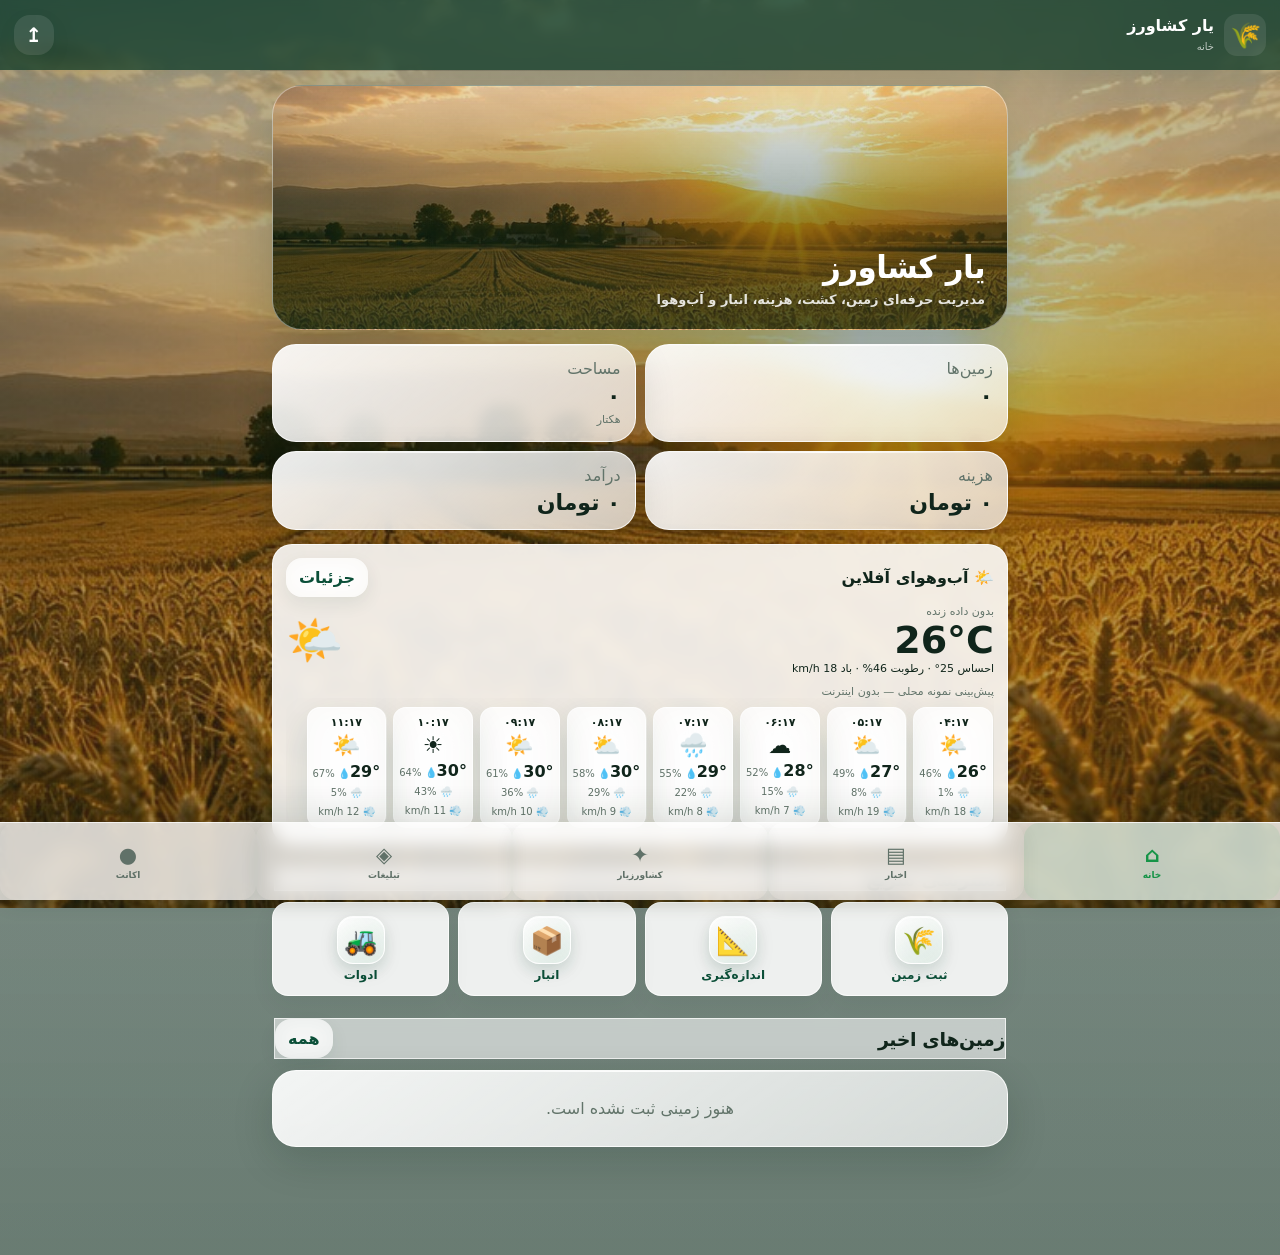
<file: index.html>
<!doctype html>
<html lang="fa" dir="rtl">
<head>
<meta charset="utf-8">
<meta name="viewport" content="width=device-width,initial-scale=1,viewport-fit=cover">
<meta name="theme-color" content="#0b3d2e">
<meta name="description" content="یار کشاورز — مدیریت زمین، کشت، هزینه، انبار و آب‌وهوا">
<!-- YarKeshavarz OFFLINE V1 -->
<title>یار کشاورز — نسخه آفلاین</title>
<link rel="manifest" href="manifest.webmanifest">
<style>
:root{--g:#0b3d2e;--g2:#17664b;--bg:#f4f7f4;--card:#fff;--text:#17352b;--muted:#71817a;--line:#e1e9e4;--red:#a33a3a;--shadow:0 10px 28px rgba(14,55,41,.08)}
*{box-sizing:border-box}body{margin:0;background:var(--bg);color:var(--text);font-family:Tahoma,Arial,sans-serif}button,input,select,textarea{font:inherit}button{cursor:pointer}
.top{position:sticky;top:0;z-index:1000;height:66px;background:var(--g);color:#fff;display:flex;align-items:center;justify-content:space-between;padding:0 14px;box-shadow:0 5px 18px #0002}.brand{display:flex;align-items:center;gap:10px}.logo{width:42px;height:42px;border-radius:13px;background:#ffffff18;display:grid;place-items:center;font-size:25px}.brand b{display:block}.brand small{opacity:.7;font-size:10px}.top button{border:0;background:#ffffff18;color:#fff;border-radius:12px;width:40px;height:40px;font-size:20px}
main{max-width:900px;margin:auto;padding:14px 12px 95px}.hero{min-height:210px;border-radius:24px;padding:22px;color:#fff;display:flex;flex-direction:column;justify-content:end;background:linear-gradient(135deg,#0b3d2e,#287659);box-shadow:var(--shadow);margin-bottom:14px}.hero h1{margin:0 0 7px;font-size:28px}.hero p{margin:0;opacity:.86;font-size:13px}.grid{display:grid;grid-template-columns:repeat(2,1fr);gap:10px}.card{background:var(--card);border:1px solid var(--line);border-radius:18px;padding:14px;box-shadow:var(--shadow)}.metric{font-size:22px;font-weight:900;margin-top:5px}.muted{color:var(--muted)}.small{font-size:11px}
.section{display:flex;align-items:center;justify-content:space-between;gap:8px;margin:19px 2px 9px}.section h2,.section h3{margin:0}.quick{display:grid;grid-template-columns:repeat(4,1fr);gap:8px}.quick button{min-height:78px;border:1px solid var(--line);background:#fff;border-radius:16px;font-weight:800;color:var(--g)}.primary,.secondary,.danger{border:0;border-radius:12px;padding:10px 13px;font-weight:800}.primary{background:var(--g);color:#fff}.secondary{background:#eaf2ee;color:var(--g)}.danger{background:#f8e8e8;color:var(--red)}.list{display:grid;gap:10px}.row{display:flex;align-items:center;justify-content:space-between;gap:9px}.actions{display:flex;gap:7px;flex-wrap:wrap;margin-top:11px}.badge{display:inline-block;background:#edf4ef;color:var(--g);border-radius:99px;padding:4px 8px;font-size:10px}.empty{text-align:center;color:var(--muted);padding:28px}
.form{display:grid;gap:12px}.field{display:grid;gap:6px}.field label{font-size:12px;font-weight:800}.field input,.field select,.field textarea{width:100%;border:1px solid #d7e2dc;background:#fff;border-radius:12px;padding:11px;color:var(--text);outline:none}.field textarea{min-height:90px}.tabs{display:flex;gap:7px;overflow:auto;padding:4px 0 9px}.tabs button{white-space:nowrap;border:1px solid var(--line);background:#fff;border-radius:11px;padding:9px 12px}.tabs button.active{background:var(--g);color:#fff}
.bottom{position:fixed;bottom:0;left:0;right:0;height:74px;background:#fffefcfa;border-top:1px solid var(--line);display:grid;grid-template-columns:repeat(5,1fr);z-index:3000;padding-bottom:env(safe-area-inset-bottom);backdrop-filter:blur(12px)}.bottom button{border:0;background:none;color:#78857f;display:flex;flex-direction:column;align-items:center;justify-content:center;gap:3px;font-size:21px}.bottom button span{font-size:9px}.bottom button.active{color:var(--g);font-weight:900}
.weather-now{background:linear-gradient(135deg,#0b3d2e,#247557);color:#fff;border-radius:22px;padding:18px}.weather-temp{font-size:48px;font-weight:900}.weather-icon{font-size:55px}.forecast{display:grid;gap:7px}.day{display:grid;grid-template-columns:1.4fr .5fr .7fr .8fr;align-items:center;background:#f6f9f7;border-radius:14px;padding:10px}.weather-error{padding:25px;text-align:center}
.measure-wrap{position:fixed;inset:0;background:#fff;z-index:5000;padding:10px}.measure-map{position:absolute;inset:0}.measure-head{position:absolute;z-index:5100;top:12px;left:12px;right:12px;display:flex;gap:7px}.measure-head input{flex:1;border:0;border-radius:13px;padding:12px;box-shadow:0 7px 22px #0002}.measure-tools{position:absolute;z-index:5100;top:62px;right:12px;display:flex;gap:6px}.measure-tools button{width:42px;height:42px;cursor:pointer;border:0;border-radius:12px;background:#fff;box-shadow:0 7px 20px #0002}.measure-bottom{position:absolute;z-index:5100;bottom:10px;left:10px;right:10px;background:#fffffff7;border-radius:18px;padding:9px;box-shadow:0 7px 25px #0003;max-width:620px;margin:auto}.measure-stats{display:grid;grid-template-columns:repeat(4,1fr);gap:5px;text-align:center;margin-bottom:7px}.measure-stats b{display:block;font-size:12px}.measure-stats span{font-size:8px;color:var(--muted)}.measure-actions{display:grid;grid-template-columns:1fr 1fr;gap:7px}.gps,#register{width:100%;min-height:46px;margin:0;font-size:13px;position:relative;z-index:2;box-sizing:border-box;border:0;border-radius:13px;padding:10px;font-weight:900}.gps{background:#8f2929;color:#fff}#measureStatus{min-height:14px;margin:4px 0 0}.hint{text-align:center;color:var(--muted);font-size:9px;margin:6px}#register:disabled{opacity:.45;cursor:not-allowed}
.chat{display:grid;gap:8px}.bubble{padding:11px 13px;border-radius:15px;max-width:90%;line-height:1.9;font-size:12px}.bot{background:#eaf2ee}.me{background:var(--g);color:#fff;margin-right:auto}.ad{min-height:150px;color:#fff;background:linear-gradient(135deg,#153d31,#2b7155);display:flex;flex-direction:column;justify-content:end}.news{display:grid;gap:10px}.news article{background:#fff;border:1px solid var(--line);border-radius:17px;padding:14px}
.quick button{display:flex;flex-direction:column;align-items:center;justify-content:center;gap:4px;font-size:12px}.quick button .qi{font-size:27px;line-height:1}.field-tools{display:grid;grid-template-columns:1fr 1fr;gap:9px;margin:10px 0}.field-tool{border:1px solid var(--line);background:#fff;border-radius:16px;padding:12px;text-align:right;display:grid;grid-template-columns:auto 1fr;column-gap:9px;align-items:center;box-shadow:var(--shadow);color:var(--g)}.field-tool span{grid-row:1/3;font-size:31px}.field-tool b{font-size:14px}.field-tool small{font-size:9px;color:var(--muted);margin-top:2px}@media(max-width:420px){.field-tools{grid-template-columns:1fr}}.stock-actions{display:flex;gap:8px;margin-top:11px}.stock-actions button{flex:1;min-height:44px;border:0;border-radius:12px;font-weight:900}.stock-plus{background:#e7f3eb;color:var(--g)}.stock-minus{background:#fff0ed;color:#9a3730}.calc-grid{display:grid;grid-template-columns:repeat(4,1fr);gap:7px}.calc-grid button{min-height:52px;border:1px solid var(--line);background:#fff;border-radius:12px;font-weight:900}.calc-display{background:#123f31;color:#fff;border-radius:16px;padding:15px;text-align:left;font-size:26px;font-weight:900;direction:ltr;min-height:62px}.crop-card{border-right:4px solid var(--g2)}.crop-actions{display:flex;gap:7px;flex-wrap:wrap;margin-top:9px}.crop-actions button{flex:1;min-width:110px}.home-weather{margin-top:14px;background:#fff;border:1px solid var(--line);border-radius:20px;padding:13px;box-shadow:var(--shadow)}.home-weather-head{display:flex;align-items:center;justify-content:space-between;gap:10px}.home-weather-main{display:flex;align-items:center;justify-content:space-between;gap:10px;margin-top:8px}.home-weather-temp{font-size:38px;font-weight:900}.home-weather-icon{font-size:46px}.home-hourly{display:flex;gap:7px;overflow-x:auto;padding:9px 1px 3px;scrollbar-width:none}.home-hour{min-width:72px;text-align:center;background:#f3f8f5;border-radius:13px;padding:8px 5px}.home-hour b{display:block;font-size:11px}.home-hour span{display:block;font-size:23px;margin:3px 0}.home-hour small{font-size:10px;color:var(--muted)}.hourly-grid{display:grid;grid-template-columns:repeat(4,1fr);gap:7px}.hour-card{background:#f6f9f7;border-radius:14px;padding:9px;text-align:center}.hour-card b{font-size:11px}.hour-card .hi{font-size:23px;margin:4px 0}.hour-card small{display:block;color:var(--muted);font-size:9px;line-height:1.7}.weather-location-note{background:#edf5f0;border-radius:13px;padding:9px;font-size:11px;color:var(--g);margin-top:9px}.calc-land-head{display:flex;align-items:center;justify-content:space-between;gap:10px;margin-bottom:10px}.calc-area{text-align:center;background:#edf5f0;border-radius:14px;padding:8px 13px;min-width:78px}.calc-area b{display:block;font-size:18px;color:var(--g)}.calc-area small{font-size:9px;color:var(--muted)}.calc-form-grid{display:grid;grid-template-columns:1fr 1fr;gap:10px}.calc-form-grid.two{margin-top:8px}.calc-total{margin-top:10px;background:linear-gradient(135deg,#0b3d2e,#247557);color:#fff;text-align:center}.calc-total span,.calc-total strong,.calc-total small{display:block}.calc-total strong{font-size:26px;margin:5px 0}.calc-total small{opacity:.8}.calc-result-grid{display:grid;grid-template-columns:1fr 1fr;gap:8px;margin-top:10px}.calc-result-grid div{background:#f3f8f5;border-radius:14px;padding:11px;text-align:center}.calc-result-grid span{display:block;font-size:10px;color:var(--muted)}.calc-result-grid b{display:block;font-size:16px;margin-top:5px}.crop-focus{display:flex;align-items:center;justify-content:space-between;gap:10px;margin-bottom:10px}@media(max-width:430px){.calc-form-grid{grid-template-columns:1fr}.measure-actions{grid-template-columns:1fr 1fr}} .hero{background-size:cover;background-position:center center;background-repeat:no-repeat} .hero:after{content:'';display:block;height:1px;width:100%}
@media(max-width:560px){main{padding:11px 9px 92px}.quick{grid-template-columns:repeat(2,1fr)}.stat4,.measure-stats{grid-template-columns:repeat(2,1fr)}.day{grid-template-columns:1.3fr .5fr .7fr .7fr}.weather-temp{font-size:42px}}

.hero{background-image:linear-gradient(180deg,#0000 20%,#082c22d9 100%),url("wheat-hero.jpg");background-size:cover;background-position:center;min-height:245px}.hero p{font-weight:700;text-shadow:0 2px 8px #0008}.icon-card{display:flex;align-items:center;gap:10px}.icon-big{width:48px;height:48px;border-radius:15px;background:#edf4ef;display:grid;place-items:center;font-size:27px}.photo-grid{display:grid;grid-template-columns:repeat(3,1fr);gap:7px;margin-top:10px}.photo-grid img{width:100%;aspect-ratio:1;border-radius:13px;object-fit:cover;border:1px solid var(--line)}.profile-head{display:flex;align-items:center;gap:12px}.avatar{width:82px;height:82px;border-radius:50%;object-fit:cover;background:#eaf2ee;border:3px solid #fff;box-shadow:var(--shadow);display:grid;place-items:center;font-size:35px}.equip-grid{display:grid;gap:10px}.equip-item{display:grid;grid-template-columns:54px 1fr auto;gap:10px;align-items:center}.equip-icon{width:54px;height:54px;border-radius:16px;background:#edf4ef;display:grid;place-items:center;font-size:29px}.equip-meta{font-size:11px;color:var(--muted);line-height:1.8}.weather-mini{margin-top:10px;border-radius:17px;padding:12px;background:#eef6f1}.weather-mini .temp{font-size:27px;font-weight:900}.weather-mini.loading{color:var(--muted)}.profile-menu{display:grid;grid-template-columns:repeat(2,1fr);gap:8px;margin-top:10px}.profile-menu button{border:1px solid var(--line);background:#fff;border-radius:14px;padding:13px;font-weight:800;color:var(--g)}
@media(max-width:560px){.hero{min-height:225px}.photo-grid{grid-template-columns:repeat(3,1fr)}}

.register-modal{position:fixed;inset:0;z-index:9999;background:#0008;display:flex;align-items:flex-end;justify-content:center;padding:12px}.register-card{width:min(560px,100%);background:#fff;border-radius:22px;padding:18px;box-shadow:0 20px 60px #0005}.register-card h3{margin:0 0 5px}.register-card label{display:block;margin-top:10px;font-weight:800;font-size:13px}.register-card input{width:100%;box-sizing:border-box;margin-top:5px;border:1px solid var(--line);border-radius:12px;padding:12px;font:inherit}.register-summary{margin:12px 0;padding:12px;border-radius:14px;background:#f2f8f5;display:flex;flex-direction:column;gap:4px}.register-summary b{font-size:20px}.register-card .actions{margin-top:14px;display:grid;grid-template-columns:1fr 1.4fr;gap:8px}.hero{background-size:cover!important;background-position:center!important;min-height:240px!important}

.land-schematic{padding:2px 0}.schematic-head{display:flex;justify-content:space-between;align-items:center;margin-bottom:10px}.schematic-head span{font-size:12px;color:#718078}.land-schematic svg{display:block;width:100%;height:auto;border:1px solid #e1ebe6;border-radius:14px;background:#f8fbf9}.land-schematic svg text{font-family:Tahoma,Arial,sans-serif;fill:#17664b;font-size:10px;font-weight:700}.schematic-meta{display:flex;justify-content:space-between;gap:10px;margin-top:10px;font-size:12px;color:#66736d}.land-schematic.empty{min-height:150px;display:flex;flex-direction:column;align-items:center;justify-content:center;text-align:center;gap:7px;color:#607069}.land-schematic.empty div{font-size:32px}.land-schematic.empty small{font-size:12px;color:#8a9691}

.schematic-modern{background:linear-gradient(180deg,#f8fbf9,#eef5f1);border:1px solid #dce9e2;border-radius:22px;padding:12px;overflow:hidden}.schematic-modern .schematic-head{display:flex;align-items:center;justify-content:space-between;margin-bottom:9px}.schematic-modern .schematic-head b{font-size:15px}.schematic-modern svg{width:100%;height:auto;display:block;border-radius:17px;background:#f7faf8}.schematic-modern .schematic-meta{display:grid;grid-template-columns:repeat(3,1fr);gap:7px;margin-top:9px}.schematic-modern .schematic-meta div{background:#fff;border:1px solid #e1eae5;border-radius:13px;padding:9px;text-align:center}.schematic-modern .schematic-meta span{display:block;font-size:9px;color:var(--muted);margin-bottom:4px}.schematic-modern .schematic-meta b{font-size:13px;color:var(--g)}.edit-points{width:100%;margin-top:9px}.edit-points-btn{width:100%;border:1px solid #cfe0d7;background:#edf6f1;color:var(--g);border-radius:13px;padding:11px;font-weight:900}

.fun-shell{position:fixed;inset:0;z-index:9000;background:linear-gradient(145deg,#071f18,#0d4d38 48%,#123d31);color:#fff;overflow:auto;display:none}
.fun-shell.show{display:block}.fun-inner{max-width:900px;margin:auto;padding:16px 13px 34px}
.fun-top{display:flex;align-items:center;justify-content:space-between;gap:10px;margin-bottom:14px}
.fun-top h1{margin:0;font-size:23px}.fun-top small{opacity:.75}
.fun-back{border:1px solid #ffffff2b;background:#ffffff18;color:#fff;border-radius:13px;padding:10px 13px;font-weight:900}
.fun-score{display:grid;grid-template-columns:repeat(3,1fr);gap:8px;margin-bottom:12px}
.fun-score .fs{background:#ffffff14;border:1px solid #ffffff20;backdrop-filter:blur(14px);border-radius:17px;padding:12px;text-align:center;box-shadow:0 12px 30px #0002}
.fun-score b{display:block;font-size:21px}.fun-score span{font-size:10px;opacity:.72}
.fun-grid{display:grid;grid-template-columns:1fr 1fr;gap:10px}
.fun-card{border:1px solid #ffffff22;background:linear-gradient(145deg,#ffffff18,#ffffff0b);backdrop-filter:blur(18px);border-radius:21px;padding:15px;box-shadow:0 16px 35px #0003}
.fun-card h2{margin:0 0 6px;font-size:17px}.fun-card p{font-size:11px;line-height:1.9;opacity:.8}
.fun-icon{font-size:38px;margin-bottom:4px}.fun-btn{width:100%;border:1px solid #ffffff22;background:#ffffff16;color:#fff;border-radius:13px;padding:11px;font-weight:900;margin-top:8px}
.fun-panel{margin-top:12px;border:1px solid #ffffff22;background:#ffffff12;backdrop-filter:blur(18px);border-radius:21px;padding:15px}
.fun-question{font-size:16px;font-weight:900;line-height:1.9;margin-bottom:12px}
.fun-options{display:grid;gap:8px}.fun-option{border:1px solid #ffffff25;background:#ffffff10;color:#fff;border-radius:13px;padding:11px;text-align:right;font-weight:800}
.fun-option.correct{background:#2e8b57}.fun-option.wrong{background:#8e3b3b}.fun-fact{font-size:13px;line-height:2}
@media(max-width:520px){.fun-grid{grid-template-columns:1fr}}

/* ===== V3 GLASSMORPHISM UI ===== */
:root{
  --glass-bg:rgba(255,255,255,.72);
  --glass-bg-strong:rgba(255,255,255,.86);
  --glass-border:rgba(255,255,255,.72);
  --glass-shadow:0 14px 38px rgba(13,55,40,.12);
  --glass-blur:blur(18px);
}
body{
  background:
    radial-gradient(circle at 8% 4%,rgba(72,157,116,.18),transparent 30%),
    radial-gradient(circle at 92% 12%,rgba(213,178,88,.13),transparent 28%),
    linear-gradient(145deg,#eef7f1 0%,#f7faf8 48%,#eaf4ee 100%);
}
header,.bottom-nav{
  background:rgba(255,255,255,.68)!important;
  backdrop-filter:blur(20px);-webkit-backdrop-filter:blur(20px);
  border-color:rgba(255,255,255,.78)!important;
  box-shadow:0 10px 30px rgba(11,61,46,.09)!important;
}
.card,.home-weather,.field-tool,.hour-card,.home-hour,.calc-result-grid div{
  background:var(--glass-bg)!important;
  backdrop-filter:var(--glass-blur);-webkit-backdrop-filter:var(--glass-blur);
  border:1px solid var(--glass-border)!important;
  box-shadow:var(--glass-shadow)!important;
}
.card{position:relative;overflow:hidden}
.card:before{
  content:"";position:absolute;inset:0 0 auto 0;height:1px;
  background:linear-gradient(90deg,transparent,rgba(255,255,255,.95),transparent);
  pointer-events:none;
}
button,.input,select,textarea{
  border-radius:15px!important;
}
button{
  box-shadow:0 7px 18px rgba(11,61,46,.08);
}
button.primary,.primary{
  background:linear-gradient(135deg,#0b3d2e,#287659)!important;
  border:1px solid rgba(255,255,255,.25)!important;
}
button.secondary,.secondary{
  background:rgba(255,255,255,.62)!important;
  backdrop-filter:blur(12px);-webkit-backdrop-filter:blur(12px);
}
.quick button,.field-tool{
  min-height:86px;
  background:rgba(255,255,255,.62)!important;
  backdrop-filter:blur(16px);-webkit-backdrop-filter:blur(16px);
}
.quick button .qi,.field-tool span{
  filter:drop-shadow(0 5px 8px rgba(11,61,46,.14));
}
.quick button .qi{
  display:grid;place-items:center;width:48px;height:48px;
  border-radius:16px;
  background:linear-gradient(145deg,rgba(255,255,255,.9),rgba(226,242,233,.55));
  border:1px solid rgba(255,255,255,.85);
  box-shadow:inset 0 1px rgba(255,255,255,.9),0 8px 18px rgba(11,61,46,.08);
}
.field-tool span{
  display:grid;place-items:center;width:52px;height:52px;
  border-radius:17px;
  background:linear-gradient(145deg,rgba(255,255,255,.92),rgba(221,239,229,.58));
  border:1px solid rgba(255,255,255,.85);
  box-shadow:inset 0 1px rgba(255,255,255,.9),0 8px 18px rgba(11,61,46,.08);
}
.hero{
  border:1px solid rgba(255,255,255,.42)!important;
  box-shadow:0 18px 42px rgba(11,61,46,.18)!important;
  }
.stat,.metric-card{
  background:rgba(255,255,255,.68)!important;
  backdrop-filter:blur(16px);-webkit-backdrop-filter:blur(16px);
  border:1px solid rgba(255,255,255,.78)!important;
  box-shadow:var(--glass-shadow)!important;
}
.bottom-nav button{
  background:transparent!important;
  box-shadow:none!important;
}
.bottom-nav button.active{
  background:rgba(31,111,78,.12)!important;
  border:1px solid rgba(31,111,78,.12)!important;
}
.fun-shell{
  background:
    radial-gradient(circle at 12% 8%,rgba(102,190,145,.22),transparent 28%),
    radial-gradient(circle at 90% 85%,rgba(214,177,82,.12),transparent 30%),
    linear-gradient(145deg,#071f18,#0d4d38 48%,#123d31)!important;
}
.fun-card,.fun-option,.fun-stat{
  background:rgba(255,255,255,.11)!important;
  border:1px solid rgba(255,255,255,.18)!important;
  backdrop-filter:blur(18px);-webkit-backdrop-filter:blur(18px);
  box-shadow:0 15px 38px rgba(0,0,0,.16)!important;
}
.glass-icon{
  display:inline-grid;place-items:center;width:48px;height:48px;
  border-radius:16px;
  background:linear-gradient(145deg,rgba(255,255,255,.82),rgba(215,238,226,.45));
  border:1px solid rgba(255,255,255,.78);
  box-shadow:inset 0 1px rgba(255,255,255,.85),0 9px 20px rgba(11,61,46,.12);
  font-size:25px;vertical-align:middle;
}
@media(max-width:430px){
  .quick button{min-height:82px}
}



/* ===== Entertainment temporarily disabled ===== */
.fun-shell,#funShell,#funStandaloneNote,[data-r="game"],[onclick*="openFun"]{
  display:none!important;
}




/* ===== V3.6 USER MOCKUP VISUAL ===== */
body{
  background:
    linear-gradient(rgba(238,248,242,.76),rgba(238,248,242,.88)),
    url("wheat-hero.jpg") center top / cover fixed no-repeat !important;
}
.hero{
  background:
    linear-gradient(135deg,rgba(6,56,42,.42),rgba(27,103,72,.24)),
    url("wheat-hero.jpg") center / cover no-repeat !important;
  background-position:center !important;
}


/* ===== V3.7 USER MOCKUP IMAGE + PERSIAN DATES ===== */
body{
  background:
    linear-gradient(rgba(238,248,242,.70),rgba(238,248,242,.84)),
    url("wheat-hero.jpg") center top / cover fixed no-repeat !important;
}
.hero{
  background:
    linear-gradient(135deg,rgba(6,52,39,.42),rgba(28,108,76,.20)),
    url("wheat-hero.jpg") center / cover no-repeat !important;
  min-height:245px !important;
}



/* ===== V3.6 EXACT UPLOADED PHOTO BEHIND APP ===== */
html,body{min-height:100%;background:#c7a86a!important;}
body{margin:0!important;position:relative!important;background:transparent!important;}
body::before{
  content:"";
  position:fixed;
  inset:0;
  z-index:-5;
  background-image:url("wheat-hero.jpg")!important;
  background-position:center center!important;
  background-repeat:no-repeat!important;
  background-size:cover!important;
  pointer-events:none;
}
/* Let the exact photo remain visible behind the complete interface. */
main,#app{background:transparent!important;}
.top{
  background:rgba(5,65,48,.72)!important;
  backdrop-filter:blur(5px)!important;
  -webkit-backdrop-filter:blur(5px)!important;
}
.bottom{
  background:rgba(255,255,255,.72)!important;
  backdrop-filter:blur(9px)!important;
  -webkit-backdrop-filter:blur(9px)!important;
}
.card,.home-weather,.list>*,.quick button,.section{
  background:rgba(255,255,255,.58)!important;
  border:1px solid rgba(255,255,255,.72)!important;
  backdrop-filter:blur(7px)!important;
  -webkit-backdrop-filter:blur(7px)!important;
}
.hero{
  background:
    linear-gradient(180deg,rgba(4,65,48,.18),rgba(4,65,48,.64)),
    url("wheat-hero.jpg") center/cover no-repeat!important;
}


/* ===== V3.7 NEW TOP FARM PHOTO ===== */
.hero{
  background:
    linear-gradient(180deg,rgba(4,58,43,.10),rgba(4,58,43,.58)),
    url("wheat-hero.jpg") center center / cover no-repeat !important;
  background-position:center center!important;
  min-height:245px!important;
  overflow:hidden!important;
}






/* ===== V4.1 FIELD-SPECIFIC KESHAVAR-YAR ===== */
.yar41{direction:rtl;max-width:720px;margin:0 auto;padding:8px 2px 20px}
.yar41-head{display:flex;align-items:center;justify-content:space-between;padding:13px 14px;border-radius:23px;background:linear-gradient(135deg,#064632,#0b7554);color:#fff;box-shadow:0 12px 26px rgba(4,65,46,.15)}
.yar41-brand{display:flex;align-items:center;gap:10px}.yar41-avatar{width:48px;height:48px;border-radius:16px;background:rgba(255,255,255,.14);display:grid;place-items:center;font-size:25px}
.yar41-head h2{margin:0!important;color:#fff!important;font-size:18px!important}.yar41-head span{display:block;color:rgba(255,255,255,.74);font-size:9px;margin-top:3px}
.yar41-back{border:1px solid rgba(255,255,255,.24);background:rgba(255,255,255,.1);color:#fff;border-radius:11px;padding:8px 10px;font-family:inherit;font-size:9px}
.yar41-field{margin-top:9px;padding:13px;border-radius:19px;background:rgba(255,255,255,.72);border:1px solid rgba(255,255,255,.88)}
.yar41-field-main{display:flex;justify-content:space-between;align-items:center;gap:8px}.yar41-field-main b{font-size:13px;color:#164536}.yar41-field-main small{font-size:9px;color:#81918b}
.yar41-field-data{display:flex;gap:6px;overflow:auto;margin-top:9px}.yar41-field-data span{white-space:nowrap;font-size:8px;color:#63756e;background:#eef6f1;border-radius:10px;padding:6px 8px}
.yar41-tools{display:grid;grid-template-columns:1fr 1fr;gap:7px;margin:9px 0}
.yar41-tools button{padding:11px 10px;text-align:right;border:1px solid rgba(255,255,255,.9);border-radius:15px;background:rgba(255,255,255,.78);color:#174938;font-family:inherit;font-size:10px;font-weight:800}
.yar41-chat{height:45vh;min-height:270px;overflow:auto;padding:10px 4px;border-radius:21px;background:rgba(235,245,240,.46);border:1px solid rgba(255,255,255,.74)}
.yar-msg{display:flex;margin:7px 0}.yar-msg>div{max-width:89%;padding:10px 12px;border-radius:16px;font-size:10px;line-height:1.9}
.yar-msg.bot>div{background:rgba(255,255,255,.87);color:#234d3e;border-top-right-radius:5px}.yar-msg.user{justify-content:flex-start}.yar-msg.user>div{background:#0b6349;color:#fff;border-top-left-radius:5px}
.yar-msg-image{display:block;width:min(285px,100%);max-height:285px;object-fit:cover;border-radius:13px;margin-bottom:6px}
.yar41-form{display:flex;align-items:center;gap:6px;margin-top:8px;padding:6px;border-radius:17px;background:rgba(255,255,255,.9);border:1px solid rgba(255,255,255,.96)}
.yar41-form input{min-width:0;flex:1;height:42px;border:0!important;outline:0!important;background:transparent!important;font-family:inherit;font-size:10px;color:#173f32}
.yar41-camera,.yar41-send{width:42px;height:42px;flex:0 0 42px;border:0;border-radius:13px;font-size:18px}.yar41-camera{background:#e6f2ec;color:#0b6248}.yar41-send{background:#0b6248;color:#fff}
.yar41-note{text-align:center;color:#879690;font-size:8px;line-height:1.7;margin-top:6px}


.yar-land-entry .row{gap:12px;align-items:center}.yar-land-entry .muted{color:rgba(255,255,255,.78)}.yar-land-entry .primary{white-space:nowrap}@media(max-width:520px){.yar-land-entry .row{flex-direction:column;align-items:stretch}.yar-land-entry .primary{width:100%}}

/* V3-44: full-screen farm background */
body{
  background:
    linear-gradient(rgba(12,42,27,.30),rgba(12,42,27,.42)),
    url("wheat-hero.jpg") center center / cover fixed no-repeat !important;
}
body::before{
  content:"";position:fixed;inset:0;z-index:-1;
  background:linear-gradient(180deg,rgba(0,0,0,.10),rgba(4,30,18,.28));
  pointer-events:none;
}
.top{
  background:rgba(6,55,37,.72)!important;
  backdrop-filter:blur(16px) saturate(1.15);
  -webkit-backdrop-filter:blur(16px) saturate(1.15);
}
main{position:relative}
.hero{
  background:
    linear-gradient(180deg,rgba(0,0,0,.05),rgba(5,42,26,.70)),
    url("wheat-hero.jpg") center 42% / cover no-repeat !important;
  border:1px solid rgba(255,255,255,.30);
  box-shadow:0 18px 45px rgba(0,0,0,.20);
}
.card,.home-weather,.field-tool,.quick button,.news article{
  background:rgba(255,255,255,.88)!important;
  backdrop-filter:blur(12px);
  -webkit-backdrop-filter:blur(12px);
}
.bottom{
  background:rgba(7,35,25,.78)!important;
  border-top:1px solid rgba(255,255,255,.22)!important;
  backdrop-filter:blur(18px) saturate(1.2);
  -webkit-backdrop-filter:blur(18px) saturate(1.2);
}
.bottom button{color:rgba(255,255,255,.76)!important}
.bottom button.active{color:#7ee39a!important}
.measure-wrap,.fun-shell,.register-modal{background:#fff!important}


.yar-final-tools{display:flex!important;flex-wrap:nowrap!important;gap:6px!important;overflow-x:auto!important;overflow-y:hidden!important;padding:7px 2px 3px!important;margin:6px 0 0!important;scrollbar-width:none!important;-webkit-overflow-scrolling:touch!important;justify-content:flex-start!important}
.yar-final-tools::-webkit-scrollbar{display:none!important}
.yar-final-tools button{flex:0 0 auto!important;min-width:76px!important;height:58px!important;border:1px solid #dce8e1!important;border-radius:15px!important;background:#fff!important;color:#17362a!important;display:flex!important;flex-direction:column!important;align-items:center!important;justify-content:center!important;gap:3px!important;padding:5px 7px!important;box-shadow:0 5px 14px rgba(13,55,40,.07)!important}
.yar-final-tools button span{font-size:20px!important;line-height:1!important}
.yar-final-tools button b{font-size:9px!important;white-space:nowrap!important}
.yar-final .yarpro-chat{height:calc(100dvh - 190px)!important;min-height:0!important;max-height:none!important}
.yar-final .yarpro-form{margin-top:8px!important}

.yar-page-step{display:flex;align-items:center;justify-content:space-between;gap:10px;margin:10px 0;padding:10px 12px;border-radius:14px;background:rgba(16,185,129,.08);border:1px solid rgba(16,185,129,.18);font-size:13px}.yar-page-step b{color:#0f766e}.yar-page-step span{color:#475569}
</style>
<style id="yar-v3-modern-overrides">:root{--g:#0b4f38;--g2:#16825a;--ink:#102f25;--muted:#71847b;--bg:#eef4f0;--line:#dce8e1;--shadow:0 14px 38px rgba(13,55,40,.09)}html{background:var(--bg)}body{background:radial-gradient(circle at 100% 0%,rgba(45,151,103,.09),transparent 28%),linear-gradient(180deg,#f7faf8,var(--bg));color:var(--ink)}.top{height:70px;background:rgba(7,57,42,.94);backdrop-filter:blur(18px);box-shadow:0 8px 30px rgba(3,35,25,.18)}main{max-width:760px;padding:15px 12px 108px}.card{border-color:rgba(214,229,220,.9);border-radius:20px;box-shadow:var(--shadow)}.primary{background:linear-gradient(135deg,var(--g),var(--g2));box-shadow:0 8px 18px rgba(11,79,56,.18)}.secondary{background:#eaf4ee;color:var(--g);border:1px solid #d7e8de}.field input,.field select,.field textarea{border-color:#d6e4dc;background:#fbfdfc;border-radius:14px;padding:12px}.field input:focus,.field select:focus,.field textarea:focus{border-color:#56a985;box-shadow:0 0 0 3px rgba(46,145,100,.1)}.hero{min-height:285px;border-radius:28px;background-position:center;background-size:cover;box-shadow:0 18px 50px rgba(11,58,42,.18)}.hero h1{font-size:31px}.grid{gap:9px}.quick{gap:9px}.quick button{min-height:94px;border-radius:20px;box-shadow:0 9px 25px rgba(13,55,40,.06)}.section{margin:22px 2px 11px}.section h2,.section h3{font-size:19px}.land-card{padding:15px}.land-card h3{font-size:16px}.tabs{scrollbar-width:none}.tabs button{border-color:#dbe7e0;background:#fff}.tabs button.active{background:linear-gradient(135deg,var(--g),var(--g2));box-shadow:0 7px 16px rgba(11,79,56,.16)}.bottom{height:78px;background:rgba(255,255,255,.91);border-top:1px solid #dbe6e0;box-shadow:0 -10px 35px rgba(16,49,37,.08);backdrop-filter:blur(18px)}.bottom button.active{color:var(--g2)}.weather-now{border-radius:23px;background:linear-gradient(145deg,#0a4b36,#1e7d59)}.calc-total{border-radius:22px}.home-weather,.weather-mini{border-radius:20px}.yar-land-entry{border-radius:22px!important}.yar41-head,.yar41-field,.yar41-form{border-radius:20px!important}.yar41-tools button{border-radius:16px!important;box-shadow:0 8px 22px rgba(13,55,40,.06)!important}@media(max-width:460px){main{padding-left:9px;padding-right:9px}.hero{min-height:260px}.quick{grid-template-columns:1fr 1fr}} </style><style id="land-thumb-modern">.land-title-row{align-items:center;gap:10px}.land-title-wrap{display:flex;align-items:center;gap:10px;min-width:0}.land-title-text{min-width:0}.land-title-text h3{margin:0 0 5px;white-space:nowrap;overflow:hidden;text-overflow:ellipsis}.land-thumb{width:82px;height:58px;flex:0 0 82px;border-radius:15px;overflow:hidden;background:#f2f8f4;border:1px solid rgba(207,226,216,.95);box-shadow:0 7px 16px rgba(13,55,40,.08)}.land-thumb svg{display:block;width:100%;height:100%}.land-title-row>b{white-space:nowrap;font-size:13px}@media(max-width:390px){.land-thumb{width:72px;flex-basis:72px;height:52px}.land-title-row>b{font-size:12px}} 
/* ===== KESHAVAR-YAR PRO V2 UI ===== */
.yarpro{max-width:980px;margin:0 auto;padding:10px 4px 110px;color:#fff}.yarpro-head{display:flex;align-items:center;justify-content:space-between;gap:10px;padding:14px 16px;border:1px solid rgba(255,255,255,.2);border-radius:24px;background:rgba(12,35,29,.62);backdrop-filter:blur(18px);box-shadow:0 14px 38px rgba(0,0,0,.18)}.yarpro-brand{display:flex;align-items:center;gap:11px}.yarpro-avatar{width:48px;height:48px;border-radius:17px;display:grid;place-items:center;font-size:27px;background:linear-gradient(145deg,#173f30,#1d6571);border:1px solid rgba(255,255,255,.25)}.yarpro-brand h2{margin:0;font-size:20px}.yarpro-brand span{display:block;margin-top:4px;font-size:12px;opacity:.78}.yarpro-switch{border:1px solid rgba(255,255,255,.24);background:rgba(255,255,255,.1);color:#fff;border-radius:14px;padding:9px 11px}.yarpro-context{margin-top:12px;padding:15px;border-radius:22px;border:1px solid rgba(255,255,255,.18);background:rgba(10,36,30,.55);backdrop-filter:blur(15px)}.yarpro-context-title{font-weight:800;margin-bottom:10px}.yarpro-stats{display:flex;flex-wrap:wrap;gap:7px}.yarpro-stats span{padding:8px 10px;border-radius:12px;background:rgba(255,255,255,.1);font-size:12px}.yarpro-actions{display:grid;grid-template-columns:repeat(4,1fr);gap:8px;margin:12px 0}.yarpro-actions button{min-height:48px;border:1px solid rgba(255,255,255,.18);border-radius:15px;background:rgba(255,255,255,.12);color:#fff;font-weight:700}.yarpro-chat{min-height:42vh;max-height:54vh;overflow:auto;padding:10px;border-radius:22px;background:rgba(4,22,18,.43);border:1px solid rgba(255,255,255,.16)}.yarpro-form{position:sticky;bottom:74px;margin-top:10px;display:flex;gap:8px;padding:9px;border-radius:20px;background:rgba(9,31,26,.78);backdrop-filter:blur(18px);border:1px solid rgba(255,255,255,.2)}.yarpro-form input{flex:1;min-width:0;border:0;outline:0;background:rgba(255,255,255,.1);color:#fff;border-radius:14px;padding:13px}.yarpro-form input::placeholder{color:rgba(255,255,255,.65)}.yarpro-camera,.yarpro-send{width:46px;border:0;border-radius:14px;background:rgba(255,255,255,.13);color:#fff;font-size:20px}.yarpro-send{background:linear-gradient(145deg,#1b6b50,#246d78)}.yarpro-hint{text-align:center;font-size:11px;opacity:.72;margin-top:8px}.yar-msg{display:flex;margin:8px 0}.yar-msg>div{max-width:88%;padding:10px 12px;border-radius:17px;line-height:1.8;font-size:13px;background:rgba(255,255,255,.1)}.yar-msg.user{justify-content:flex-end}.yar-msg.user>div{background:rgba(27,107,80,.78)}.yar-msg-image{display:block;max-width:230px;max-height:230px;border-radius:13px;margin-bottom:6px}.yar-photo-preview{align-items:center;gap:8px;margin:8px 0;padding:8px;border-radius:16px;background:rgba(255,255,255,.1)}.yar-photo-preview img{width:78px;height:78px;object-fit:cover;border-radius:12px}.yar-photo-preview button{width:34px;height:34px;border:0;border-radius:10px;background:rgba(255,255,255,.15);color:#fff;font-size:22px}@media(max-width:620px){.yarpro{padding-left:2px;padding-right:2px}.yarpro-actions{grid-template-columns:repeat(2,1fr)}.yarpro-chat{min-height:45vh;max-height:57vh}.yarpro-form{bottom:68px}.yarpro-switch{font-size:11px;padding:8px}.yarpro-stats span{font-size:11px}}
</style>
<style id="v3-news-ads-modern">
  .news-hero,.ads-hero{padding:20px;border-radius:24px;margin:10px 0 14px;position:relative;overflow:hidden;color:#fff;background:linear-gradient(135deg,rgba(12,82,55,.92),rgba(20,110,96,.72));box-shadow:0 14px 35px rgba(0,0,0,.16)}
.news-hero:after,.ads-hero:after{content:"";position:absolute;inset:auto -30px -55px auto;width:180px;height:180px;border-radius:50%;background:rgba(255,255,255,.12)}
.news-hero h2,.ads-hero h2{margin:0 0 7px;font-size:23px}.news-hero p,.ads-hero p{margin:0;opacity:.9}.filter-row{display:flex;gap:8px;overflow:auto;padding:2px 0 10px}.filter-row button{white-space:nowrap;border:1px solid rgba(0,0,0,.08);background:rgba(255,255,255,.88);border-radius:14px;padding:9px 13px}.filter-row button.active{background:#0b7652;color:#fff}.news-grid,.ads-grid{display:grid;grid-template-columns:1fr;gap:11px}.news-item,.ad-item{border-radius:20px;padding:15px;background:rgba(255,255,255,.9);box-shadow:0 9px 25px rgba(0,0,0,.09);border:1px solid rgba(255,255,255,.55)}.news-top,.ad-top{display:flex;align-items:flex-start;justify-content:space-between;gap:10px}.badge-news,.badge-ad{font-size:11px;padding:5px 8px;border-radius:999px;background:#e7f6ef;color:#08623f}.news-item h3,.ad-item h3{margin:9px 0 7px;font-size:17px}.news-item p,.ad-item p{margin:0;line-height:1.8}.meta-line{font-size:11px;color:#71807a;margin-top:9px}.ad-contact{margin-top:12px;width:100%}.empty-state{text-align:center;padding:28px 15px}.empty-state .big{font-size:38px}.news-detail{line-height:2}.news-detail h2{margin-top:4px}.ad-price{font-size:18px;font-weight:800;color:#0b7652}.ad-contact{display:block;text-align:center}.
@media(min-width:700px){.news-grid,.ads-grid{grid-template-columns:1fr 1fr}}
</style>

<style id="v3-premium-modern">
:root{
 --bg:#07130f;--surface:rgba(255,255,255,.88);--surface2:rgba(255,255,255,.68);
 --text:#10251b;--muted:#62746a;--green:#169447;--green2:#0c6d35;--blue:#1776b8;
 --line:rgba(19,73,45,.13);--shadow:0 14px 40px rgba(5,30,18,.16);
}
html,body{min-height:100%;scroll-behavior:smooth}
body{
 background:
 radial-gradient(circle at 15% 5%,rgba(49,180,104,.18),transparent 30%),
 radial-gradient(circle at 90% 20%,rgba(30,122,190,.13),transparent 28%),
 linear-gradient(135deg,#eef8f1 0%,#f8fbf8 48%,#edf6f1 100%);
 color:var(--text);font-family:system-ui,-apple-system,"Segoe UI",Tahoma,sans-serif;
}
.app,.page,.content{background:transparent!important}
.topbar{
 background:rgba(255,255,255,.72)!important;backdrop-filter:blur(18px) saturate(150%);
 -webkit-backdrop-filter:blur(18px) saturate(150%);border-bottom:1px solid rgba(255,255,255,.55)!important;
 box-shadow:0 8px 28px rgba(7,45,25,.08)!important;
}
.card{
 background:linear-gradient(145deg,rgba(255,255,255,.92),rgba(255,255,255,.70))!important;
 border:1px solid rgba(255,255,255,.78)!important;border-radius:24px!important;
 box-shadow:var(--shadow)!important;backdrop-filter:blur(14px);-webkit-backdrop-filter:blur(14px);
 transition:transform .22s ease,box-shadow .22s ease,border-color .22s ease;
}
.card:hover{transform:translateY(-2px);box-shadow:0 18px 48px rgba(5,30,18,.19)!important}
h1,h2,h3{letter-spacing:-.02em}
button,.btn{
 border:0!important;border-radius:16px!important;font-weight:800!important;
 transition:transform .18s ease,filter .18s ease,box-shadow .18s ease!important;
}
button:active,.btn:active{transform:scale(.97)!important}
input,select,textarea{
 background:rgba(255,255,255,.78)!important;border:1px solid rgba(21,88,52,.14)!important;
 border-radius:16px!important;min-height:48px;box-shadow:inset 0 1px 2px rgba(0,0,0,.025);
}
input:focus,select:focus,textarea:focus{
 outline:none!important;border-color:rgba(22,148,71,.45)!important;
 box-shadow:0 0 0 4px rgba(22,148,71,.10)!important;
}
.bottom{
 background:rgba(255,255,255,.78)!important;backdrop-filter:blur(20px) saturate(160%);
 -webkit-backdrop-filter:blur(20px) saturate(160%);border-top:1px solid rgba(255,255,255,.75)!important;
 box-shadow:0 -12px 35px rgba(6,39,23,.10)!important;
}
.bottom button{color:#607168!important;border-radius:15px!important}
.bottom button.active,.bottom button[aria-current="page"]{color:var(--green)!important;background:rgba(22,148,71,.10)!important}
.hero,.home-hero{
 border-radius:30px!important;overflow:hidden!important;box-shadow:0 20px 55px rgba(5,35,20,.22)!important;
}
.hero:after,.home-hero:after{content:"";position:absolute;inset:0;pointer-events:none;background:linear-gradient(180deg,rgba(0,0,0,.02),rgba(0,0,0,.28))}
.badge{
 border:1px solid rgba(22,148,71,.15)!important;background:rgba(22,148,71,.10)!important;
 color:var(--green2)!important;border-radius:999px!important;padding:6px 10px!important;
}
.land-thumb{
 width:62px!important;height:44px!important;min-width:62px!important;border-radius:14px!important;
 padding:3px!important;background:linear-gradient(145deg,#edf8f0,#dcefe3)!important;
 border:1px solid rgba(22,148,71,.13)!important;box-shadow:0 7px 16px rgba(9,66,35,.10)!important;
}
.land-title-row{align-items:center!important}
.section-title{font-weight:900}
.toast{
 border-radius:16px!important;background:rgba(10,35,23,.92)!important;color:#fff!important;
 box-shadow:0 12px 35px rgba(0,0,0,.22)!important;backdrop-filter:blur(10px);
}
table{border-radius:18px;overflow:hidden}
hr{border:0!important;border-top:1px solid var(--line)!important}
@media(max-width:600px){
 .card{border-radius:20px!important;padding:15px!important}
 .hero,.home-hero{border-radius:24px!important}
 .bottom{padding-bottom:max(7px,env(safe-area-inset-bottom))}
}
</style>


<style id="yar-entry-click-fix-v27">
.yar-entry-page{position:relative!important;inset:auto!important;z-index:10!important;width:100%!important;height:auto!important;min-height:100vh!important;max-width:none!important;overflow:visible!important;padding:10px 10px 110px!important}
.yar-entry-page .yar-land-list,.yar-entry-page .yar-land-option{position:relative!important;z-index:100!important;pointer-events:auto!important}
.yar-entry-page .yar-land-option{touch-action:manipulation!important;-webkit-tap-highlight-color:rgba(23,102,75,.12)!important}
</style>
<style id="yar-real-flow-v1">
.yar-real-page{direction:rtl!important;background:linear-gradient(180deg,#eef7f1,#f9fcfa)!important;color:#17362a!important}
.yar-flow-card{background:#fff;border:1px solid #dce9e1;border-radius:22px;padding:14px;margin:10px 0;box-shadow:0 8px 24px rgba(18,70,48,.06)}
.yar-flow-title,.yar-section-head,.yar-selected-head{display:flex;align-items:center;justify-content:space-between;gap:10px}.yar-flow-title b{font-size:16px}.yar-flow-title small,.yar-section-head small,.yar-selected-head small{display:block;color:#708078;font-size:10px;margin-top:4px}
.yar-flow-steps{display:grid;grid-template-columns:repeat(4,1fr);gap:6px;margin-top:12px}.yar-flow-steps span{padding:8px 4px;text-align:center;border-radius:10px;background:#f1f5f3;color:#7a8781;font-size:9px}.yar-flow-steps span.done{background:#e5f3eb;color:#17664b;font-weight:800}
.yar-mode-row{display:grid;grid-template-columns:1fr 1fr;gap:9px;margin-top:12px}.yar-big-mode{border:1px solid #d9e7df;background:#f7faf8;border-radius:17px;padding:12px;text-align:right;display:grid;grid-template-columns:32px 1fr;grid-template-rows:auto auto;column-gap:8px}.yar-big-mode:first-letter{font-size:20px}.yar-big-mode b{font-size:12px;align-self:end}.yar-big-mode small{grid-column:2;color:#7b8882;font-size:9px;margin-top:3px}.yar-big-mode.active{border-color:#24825f;background:#e8f5ee;box-shadow:0 0 0 2px rgba(36,130,95,.08)}
.yar-land-type-badge{display:inline-flex;align-items:center;gap:4px;margin-inline-start:4px;padding:3px 6px;border-radius:999px;font-size:9px;font-weight:900}.yar-land-type-badge.irrigated{background:#e3f2ff;color:#1464a5}.yar-land-type-badge.dryland{background:#f7ecd9;color:#8a5a16}.yar-land-type-badge.unknown{background:#eef2ef;color:#66736d}.yar-land-type-select{display:grid;grid-template-columns:1fr 1fr;gap:8px}.yar-land-type-select label{display:flex;align-items:center;justify-content:center;gap:6px;border:1px solid #dce8e1;border-radius:12px;padding:10px;background:#fff;font-weight:800;font-size:11px;cursor:pointer}.yar-land-type-select input{accent-color:#17664b};.yar-land-list{display:grid;gap:7px;margin-top:10px}.yar-land-option{width:100%;border:1px solid #e0e9e4;background:#fbfdfc;border-radius:16px;padding:11px;display:grid;grid-template-columns:38px 1fr 20px;align-items:center;text-align:right;gap:8px}.yar-land-option:hover{background:#f0f8f3}.yar-land-icon{width:38px;height:38px;border-radius:13px;background:#e8f4ed;display:grid;place-items:center;font-size:20px}.yar-land-option b{font-size:12px}.yar-land-option small{display:block;color:#728079;font-size:9px;margin-top:4px}.yar-land-option strong{font-size:22px;color:#4b7764}.yar-empty{padding:16px;text-align:center;background:#f6f9f7;border-radius:15px;color:#6b7972;font-size:11px;display:grid;gap:9px;justify-items:center}.yar-selected-head h3{margin:5px 0 0;font-size:15px}.yar-land-facts{display:grid;grid-template-columns:repeat(3,1fr);gap:6px;margin-top:10px}.yar-land-facts span{background:#f4f8f6;border-radius:11px;padding:8px 5px;text-align:center;font-size:9px;white-space:nowrap;overflow:hidden;text-overflow:ellipsis}.yar-main-select{width:100%;margin-top:10px;border:1px solid #d8e5de;border-radius:14px;padding:12px;background:#fbfdfc;font-weight:800;color:#17362a}.yar-product-box{margin-top:10px;padding:12px;border-radius:17px;background:#f6faf7;border:1px solid #dfebe4}.yar-product-title{display:flex;justify-content:space-between;gap:8px}.yar-product-title b{font-size:13px}.yar-product-title small{color:#728078;font-size:9px}.yar-profile-list{display:grid;grid-template-columns:1fr 1fr;gap:7px;margin-top:10px}.yar-profile-list div{background:#fff;border-radius:12px;padding:9px}.yar-profile-list b{font-size:9px;color:#287052}.yar-profile-list p{margin:4px 0 0;font-size:9px;line-height:1.8;color:#43564d}.yar-area-badge{background:#e6f3eb;color:#17664b;border-radius:11px;padding:7px 9px;font-size:10px;font-weight:800}.yar-calc-grid-real{margin-top:10px}.yar-calc-note{margin-top:9px;padding:9px 10px;background:#fffaf0;border:1px solid #eee1c2;border-radius:12px;color:#6b6148;font-size:9px;line-height:1.8}.yar-chat-section{padding-bottom:12px}.yar-chat-section .yarpro-chat{height:300px;max-height:45vh;min-height:220px;background:#f7faf8;border-radius:16px;padding:8px;margin-top:10px}.yar-chat-section .yarpro-form{position:static!important;margin-top:9px}.yar-chat-section .yar-final-tools{margin-top:8px}.yar-chat-section .yar-final-tools button{min-height:50px}
@media(max-width:500px){.yar-flow-steps span{font-size:8px}.yar-land-facts{grid-template-columns:1fr}.yar-profile-list{grid-template-columns:1fr}.yar-mode-row{grid-template-columns:1fr 1fr}}
</style>
<style id="yar-final-modern">
.yar-final{padding-bottom:96px}
.yar-final{position:fixed!important;inset:0!important;z-index:4500!important;width:100vw!important;height:100dvh!important;max-width:none!important;margin:0!important;overflow:auto!important;padding:12px 10px calc(18px + env(safe-area-inset-bottom))!important;background:linear-gradient(180deg,#eef7f1,#f8fbf9)!important;color:#17362a!important}
.yar-final .yarpro-head{position:sticky!important;top:0!important;z-index:20!important}
.yar-final .yarpro-chat{min-height:0!important;height:calc(100dvh - 430px)!important;max-height:none!important;overflow:auto!important}
.yar-final .yarpro-form{position:sticky!important;bottom:0!important;z-index:21!important;margin-bottom:4px!important}
.yar-final .yar-final-actions{margin-bottom:10px!important}
.yar-image-results{display:grid;grid-template-columns:repeat(2,minmax(0,1fr));gap:8px;margin-top:8px}
.yar-image-card{background:#fff;border:1px solid #dce8e1;border-radius:16px;overflow:hidden;box-shadow:0 7px 18px rgba(13,55,40,.08)}
.yar-image-card img{display:block;width:100%;aspect-ratio:4/3;object-fit:cover;background:#eef4f0}
.yar-image-card figcaption{padding:7px 8px;font-size:10px;line-height:1.6;color:#486057}
.yar-image-card a{display:block;color:inherit;text-decoration:none}
@media(max-width:600px){.yar-final{padding:8px 7px calc(10px + env(safe-area-inset-bottom))!important}.yar-final .yarpro-head{border-radius:17px!important}.yar-final .yarpro-chat{height:calc(100dvh - 390px)!important}.yar-image-results{grid-template-columns:repeat(2,minmax(0,1fr))}}

.yar-final-hero{display:flex;align-items:center;gap:12px;padding:16px;border:1px solid rgba(255,255,255,.55);border-radius:24px;margin:12px 0;background:rgba(255,255,255,.72);box-shadow:0 14px 40px rgba(0,0,0,.10);backdrop-filter:blur(14px)}
.yar-final-hero.field{background:linear-gradient(135deg,rgba(220,247,225,.82),rgba(255,255,255,.70))}
.yar-final-hero.general{background:linear-gradient(135deg,rgba(225,242,255,.82),rgba(255,255,255,.70))}
.yar-final-hero-icon{width:52px;height:52px;border-radius:17px;display:grid;place-items:center;font-size:28px;background:rgba(255,255,255,.72);box-shadow:0 8px 20px rgba(0,0,0,.08)}
.yar-final-hero b{font-size:15px}.yar-final-hero p{margin:5px 0 0;color:#61706a;font-size:11px;line-height:1.8}
.yar-final-context{padding:14px;border-radius:22px;background:rgba(255,255,255,.72);border:1px solid rgba(255,255,255,.65);backdrop-filter:blur(14px)}
.yar-final-context-title{font-weight:900;margin-bottom:10px}.yar-final-stats{display:grid;grid-template-columns:repeat(4,1fr);gap:7px}
.yar-final-stats div{min-width:0;text-align:center;padding:10px 5px;border-radius:15px;background:rgba(245,248,246,.86)}.yar-final-stats b{display:block;font-size:12px;white-space:nowrap;overflow:hidden;text-overflow:ellipsis}.yar-final-stats small{display:block;color:#7a8781;font-size:9px;margin-top:4px}
.yar-final-analysis{margin:10px 0;padding:14px;border-radius:22px;background:rgba(255,255,255,.76);border:1px solid rgba(255,255,255,.7);backdrop-filter:blur(14px)}
.yar-final-analysis.warn{border-color:rgba(214,142,45,.35)}.yar-final-analysis-top{display:flex;align-items:center;justify-content:space-between;gap:8px}.yar-final-analysis-top b{display:block;font-size:13px}.yar-final-analysis-top small{display:inline-block;margin-top:4px;color:#6f7c75;font-size:10px}.yar-final-analysis-top button{border:0;border-radius:12px;padding:8px 10px;background:rgba(240,244,241,.9);font-weight:800;font-size:10px}
.yar-final-analysis-items{margin-top:9px;display:grid;gap:5px}.yar-final-analysis-items div{font-size:10px;line-height:1.8;padding:7px 9px;border-radius:12px;background:rgba(248,250,249,.86)}
.yar-final-actions{display:grid;grid-template-columns:repeat(2,1fr);gap:9px;margin:11px 0}.yar-final-actions button{border:1px solid rgba(255,255,255,.72);background:rgba(255,255,255,.78);border-radius:19px;padding:12px;text-align:right;display:grid;grid-template-columns:34px 1fr;grid-template-rows:auto auto;column-gap:8px;box-shadow:0 9px 24px rgba(0,0,0,.07);backdrop-filter:blur(12px)}.yar-final-actions button span{grid-row:1/3;width:34px;height:34px;border-radius:12px;display:grid;place-items:center;background:rgba(238,246,241,.9);font-size:17px}.yar-final-actions b{font-size:11px;align-self:end}.yar-final-actions small{font-size:9px;color:#7b8781;margin-top:3px}.yar-final-actions .yf-main{background:linear-gradient(135deg,rgba(220,247,225,.92),rgba(255,255,255,.82))}
.yar-final-form{margin-top:9px}.yar-final .yarpro-chat{min-height:220px;max-height:42vh}
@media(max-width:420px){.yar-final-stats{grid-template-columns:repeat(2,1fr)}.yar-final-actions{grid-template-columns:1fr}.yar-final-actions button{grid-template-columns:38px 1fr}}
</style>


<style id="yar-smart-analysis-v54">
.yar-smart-box{margin-top:10px;padding:13px;border-radius:20px;background:rgba(255,255,255,.78);border:1px solid rgba(255,255,255,.7);backdrop-filter:blur(12px)}
.yar-smart-title{display:flex;justify-content:space-between;align-items:center;gap:8px}
.yar-smart-title b{font-size:12px}.yar-smart-title span{font-size:9px;color:#68766f}
.yar-smart-priority{margin-top:8px;display:grid;gap:6px}
  .yar-smart-priority div{padding:8px 10px;border-radius:13px;background:rgba(247,249,248,.9);font-size:10px;line-height:1.8}
.yar-smart-priority .urgent{border-right:3px solid #d99b45}.yar-smart-priority .normal{border-right:3px solid #78a98a}
</style>


<style id="yar-readability-v55">
/* خوانایی کامل کشاورزیار روی پس‌زمینه عکس */
.yar-final.yarpro{color:#17362a!important}
.yar-final .yarpro-head{
  background:rgba(255,255,255,.96)!important;
  border:1px solid rgba(22,72,48,.12)!important;
  box-shadow:0 10px 30px rgba(0,0,0,.14)!important;
}
.yar-final .yarpro-brand h2{color:#123b2b!important}
.yar-final .yarpro-brand span{color:#62736b!important;opacity:1!important}
.yar-final .yarpro-switch{background:#17664b!important;color:#fff!important;border:0!important}
.yar-final .yar-final-hero,
.yar-final .yar-final-context,
.yar-final .yar-final-analysis,
.yar-final .yar-smart-box{
  color:#17362a!important;
  background:rgba(255,255,255,.96)!important;
  border:1px solid rgba(20,70,45,.12)!important;
  box-shadow:0 10px 30px rgba(0,0,0,.12)!important;
}
.yar-final .yar-final-hero p,
.yar-final .yar-final-analysis-top small,
.yar-final .yar-final-stats small,
.yar-final .yar-smart-title span{color:#617169!important;opacity:1!important}
.yar-final .yar-final-stats div{
  background:#f5f8f6!important;color:#17362a!important;
  border:1px solid #e0e9e4!important;
}
.yar-final .yar-final-analysis-items div,
.yar-final .yar-smart-priority div{
  background:#f7f9f8!important;color:#203c31!important;
  border:1px solid #e3ebe7!important;
}
.yar-final .yar-final-analysis-top button{
  background:#e9f3ed!important;color:#145b40!important;
}
.yar-final .yar-final-actions button{
  background:rgba(255,255,255,.97)!important;
  color:#17362a!important;
  border:1px solid #dfe9e4!important;
  box-shadow:0 8px 22px rgba(0,0,0,.10)!important;
}
.yar-final .yar-final-actions button b{color:#17362a!important}
.yar-final .yar-final-actions button small{color:#66766e!important}
.yar-final .yar-final-actions button span{background:#e8f4ed!important}
.yar-final .yar-final-actions .yf-main{
  background:linear-gradient(135deg,#e1f4e9,#f8fbf9)!important;
}
.yar-final .yarpro-chat{
  background:rgba(255,255,255,.96)!important;
  border:1px solid rgba(20,70,45,.12)!important;
  box-shadow:0 10px 30px rgba(0,0,0,.10)!important;
}
.yar-final .yar-msg>div{
  background:#eef4f0!important;color:#18382c!important;
  border:1px solid #dce8e1!important;
}
.yar-final .yar-msg.user>div{
  background:#17664b!important;color:#fff!important;border:0!important;
}
.yar-final .yarpro-form{
  background:rgba(255,255,255,.98)!important;
  border:1px solid #dbe6e0!important;
  box-shadow:0 10px 30px rgba(0,0,0,.14)!important;
}
.yar-final .yarpro-form input{
  background:#f4f8f6!important;color:#17362a!important;
  border:1px solid #dce8e1!important;
}
.yar-final .yarpro-form input::placeholder{color:#7b8982!important;opacity:1!important}
.yar-final .yarpro-camera{background:#e8f3ed!important;color:#145b40!important}
.yar-final .yarpro-hint{color:#51645b!important;opacity:1!important}
.yar-final .yar-photo-preview{
  background:rgba(255,255,255,.97)!important;color:#17362a!important;
  border:1px solid #dbe6e0!important;
}
.yar-final .yar-photo-preview button{background:#17664b!important;color:#fff!important}
@media(max-width:600px){
  .yar-final .yar-final-hero{padding:14px!important}
  .yar-final .yar-final-stats b{font-size:13px!important}
  .yar-final .yar-final-analysis-items div,
  .yar-final .yar-smart-priority div{font-size:11px!important}
  .yar-final .yarpro-chat{font-size:13px!important}
}
</style>


<style id="land-complete-v56">
.register-modal{position:fixed;inset:0;z-index:7000;background:rgba(8,30,22,.58);display:flex;align-items:flex-end;justify-content:center;padding:12px;backdrop-filter:blur(5px)}
.register-card-complete{width:min(680px,100%);max-height:92vh;overflow:auto;background:#fff;border-radius:24px;padding:16px;box-shadow:0 20px 60px rgba(0,0,0,.28);color:#17352b}
.register-modal-head{display:flex;align-items:flex-start;justify-content:space-between;gap:10px}.register-modal-head h3{margin:0;font-size:17px}.register-modal-head p{margin:5px 0 0}
.register-x{width:38px;height:38px;border:0;border-radius:12px;background:#edf3ef;color:#17352b;font-size:22px}
.register-summary{margin:12px 0;padding:12px;border-radius:16px;background:#eaf4ee;text-align:center}.register-summary b{display:block;font-size:20px;color:#17664b}.register-summary span{display:block;margin-top:4px;font-size:10px;color:#66766e}
.register-fields{display:grid;gap:11px}.register-two{display:grid;grid-template-columns:1fr 1fr;gap:10px}.register-ownership{display:grid;grid-template-columns:1fr 1fr;gap:8px}.reg-own{border:1px solid #dce6e0;background:#f7f9f8;border-radius:13px;padding:11px;font-weight:900;color:#315b49}.reg-own.active{background:#e4f3ea;border-color:#8dbba1;color:#145b40}.register-rent{padding:10px;border-radius:15px;background:#f5f8f6}.register-actions{position:sticky;bottom:0;background:#fff;padding-top:10px;margin-top:8px}
@media(max-width:500px){.register-two{grid-template-columns:1fr}.register-card-complete{max-height:94vh;padding:13px}.register-actions{display:grid;grid-template-columns:1fr 1.2fr}.register-actions button{min-height:45px}}
</style>


<style id="expenses-crop-v57">
.land-expense-panel{margin-top:10px}.expense-mini-list{display:grid;gap:6px;margin-top:10px}.expense-mini-list div{display:flex;justify-content:space-between;padding:8px 10px;border-radius:12px;background:#f5f8f6;font-size:10px}.expense-mini-list b{color:var(--g)}
.crop-costs-card{margin-top:10px}.crop-cost-total{margin-top:10px;padding:11px;border-radius:14px;background:#edf5f0;display:flex;justify-content:space-between;align-items:center;color:var(--g)}.crop-cost-total b{font-size:16px}
.expense-card{max-height:90vh;overflow:auto}.expense-cats{display:grid;grid-template-columns:repeat(2,1fr);gap:7px;margin:12px 0}.expense-cat{border:1px solid #dce6e0;background:#f7f9f8;border-radius:12px;padding:10px;font-weight:800;color:#315b49}.expense-cat.active{background:#e4f3ea;border-color:#8dbba1;color:#145b40}
</style>


<style id="economy-central-inventory-v58">
.economy-grid{display:grid;grid-template-columns:repeat(3,1fr);gap:9px;margin:10px 0}.economy-box{padding:14px 10px;border-radius:18px;background:rgba(255,255,255,.92);border:1px solid rgba(30,80,60,.10);box-shadow:0 8px 24px rgba(0,0,0,.08)}.economy-box span{display:block;font-size:10px;color:#61746a}.economy-box b{display:block;margin-top:7px;font-size:17px}.economy-box.income b{color:#15704d}.economy-box.cost b{color:#a35d19}.economy-box.profit b{color:#176c4e}.economy-box.loss b{color:#a52f38}.expense-breakdown{display:grid;grid-template-columns:1fr 1fr;gap:6px;margin-top:10px}.expense-breakdown>div{display:flex;justify-content:space-between;padding:9px;border-radius:12px;background:#f5f8f6;font-size:10px}.expense-breakdown b{color:#34594a}
@media(max-width:560px){.economy-grid{grid-template-columns:1fr}.economy-box{display:flex;justify-content:space-between;align-items:center}.economy-box b{margin-top:0}.expense-breakdown{grid-template-columns:1fr}}
</style>


<style id="yar-photo-analysis-v63">
.yar-photo-card{margin:14px 0;background:#fff;border-radius:22px;padding:16px;box-shadow:0 8px 25px rgba(0,0,0,.08);border:1px solid #e5eee8}
.yar-photo-actions{display:flex;gap:10px;flex-wrap:wrap;margin-top:12px}
.yar-photo-actions button{flex:1;min-width:130px}
.yar-analysis-note{font-size:12px;color:#5d7167;line-height:1.8}
.yar-preview{display:none;margin-top:12px;text-align:center}
.yar-preview img{max-width:100%;max-height:240px;border-radius:18px}
</style>
<style id="analysis-history-v65">
.analysis-history{display:flex;flex-direction:column;gap:10px;margin-top:12px}.analysis-item{background:#f6f9f7;border-radius:16px;padding:12px;border:1px solid rgba(30,80,60,.12)}.analysis-item .small{margin-top:6px}
</style>
<style id="yar-bottom-chat-fix">
.yar-final{padding:8px 8px 0!important;overflow:hidden!important}
.yar-final .yarpro-head{position:fixed!important;top:0!important;left:0!important;right:0!important;z-index:4505!important;margin:0!important;border-radius:0 0 18px 18px!important}
  .yar-final .yarpro-chat{position:absolute!important;top:78px!important;left:8px!important;right:8px!important;bottom:148px!important;height:auto!important;min-height:0!important;max-height:none!important;overflow:auto!important;border-radius:20px!important}
.yar-final .yarpro-form{position:fixed!important;left:8px!important;right:8px!important;bottom:76px!important;z-index:4510!important;margin:0!important;height:62px!important;box-sizing:border-box!important}
.yar-final .yar-final-tools{position:fixed!important;left:0!important;right:0!important;bottom:0!important;z-index:4511!important;height:70px!important;box-sizing:border-box!important;margin:0!important;padding:6px 7px 6px!important;display:flex!important;flex-wrap:nowrap!important;gap:7px!important;overflow-x:auto!important;overflow-y:hidden!important;justify-content:flex-start!important;background:rgba(248,251,249,.98)!important;border-top:1px solid #dce8e1!important;box-shadow:0 -8px 22px rgba(13,55,40,.08)!important;backdrop-filter:blur(18px)!important}
.yar-final .yar-final-tools button{flex:0 0 calc((100vw - 42px)/5)!important;min-width:74px!important;height:58px!important;padding:4px 3px!important;border-radius:15px!important}
.yar-final .yar-final-tools button span{font-size:20px!important}
.yar-final .yar-final-tools button b{font-size:8.5px!important}
.yar-final .yarpro-hint{display:none!important}
.yar-final .yar-photo-preview{position:fixed!important;left:10px!important;right:10px!important;bottom:142px!important;z-index:4512!important;margin:0!important}
@media(max-width:420px){
 .yar-final .yarpro-chat{top:72px!important;bottom:144px!important}
 .yar-final .yarpro-form{bottom:74px!important}
 .yar-final .yar-final-tools{height:68px!important}
 .yar-final .yar-final-tools button{flex-basis:calc((100vw - 42px)/5)!important;min-width:70px!important}
}
</style>

<style id="yar-v3-final-polish">
/* V3 FINAL POLISH */
.yar-final .yarpro-head > button.yarpro-switch:first-child{
  width:32px!important; min-width:32px!important; max-width:32px!important;
  height:32px!important; min-height:32px!important; max-height:32px!important;
  padding:0!important; margin:0!important;
  border:0!important; border-radius:9px!important;
  font-size:18px!important; line-height:32px!important;
  display:grid!important; place-items:center!important;
  flex:0 0 32px!important; box-sizing:border-box!important;
}
.yar-final .yar-final-tools{
  position:fixed!important; left:0!important; right:0!important; bottom:0!important;
  z-index:99999!important; height:72px!important;
  display:flex!important; flex-direction:row!important; flex-wrap:nowrap!important;
  align-items:center!important; justify-content:space-between!important; gap:6px!important;
  padding:6px 8px calc(6px + env(safe-area-inset-bottom))!important;
  background:#f8fbf9!important; border-top:1px solid #d8e7df!important;
  box-shadow:0 -8px 24px rgba(13,55,40,.10)!important; box-sizing:border-box!important;
}
.yar-final .yar-final-tools button{
  display:flex!important; flex:1 1 0!important; width:auto!important; min-width:0!important;
  height:58px!important; padding:4px 2px!important; margin:0!important;
  align-items:center!important; justify-content:center!important; flex-direction:column!important;
  gap:3px!important; border:1px solid #dce8e1!important; border-radius:15px!important;
  background:#fff!important; color:#17362a!important; box-shadow:0 4px 12px rgba(13,55,40,.07)!important;
}
.yar-final .yar-final-tools button span{font-size:22px!important; line-height:1!important}
.yar-final .yar-final-tools button b{font-size:9px!important; line-height:1.2!important; white-space:nowrap!important}
.yar-final .yarpro-form{bottom:80px!important}
.yar-final .yarpro-chat{bottom:150px!important}
.yar-image-results{grid-template-columns:repeat(2,minmax(0,1fr))!important}
.yar-image-card a{pointer-events:none!important; cursor:default!important}
.yar-image-card img{cursor:default!important}
@media(max-width:420px){
  .yar-final .yar-final-tools{height:70px!important}
  .yar-final .yarpro-form{bottom:76px!important}
  .yar-final .yarpro-chat{bottom:144px!important}
  .yar-final .yar-final-tools button{height:56px!important}
  .yar-final .yar-final-tools button span{font-size:20px!important}
  .yar-final .yar-final-tools button b{font-size:8.5px!important}
}
</style>

<style id="yar-send-button-fix">
/* دکمه ارسال چت: همیشه کنار کادر تایپ و کاملاً قابل مشاهده */
.yar-final .yarpro-form{display:flex!important;align-items:center!important;gap:7px!important;padding:7px!important;}
.yar-final .yarpro-form .yarpro-camera,
.yar-final .yarpro-form .yarpro-send{
  flex:0 0 48px!important;width:48px!important;min-width:48px!important;max-width:48px!important;
  height:48px!important;min-height:48px!important;max-height:48px!important;
  display:grid!important;place-items:center!important;
  visibility:visible!important;opacity:1!important;
  border:1px solid rgba(22,72,48,.18)!important;border-radius:14px!important;
  box-sizing:border-box!important;cursor:pointer!important;
}
.yar-final .yarpro-form .yarpro-send{
  background:linear-gradient(145deg,#176b4d,#247b84)!important;color:#fff!important;
  font-size:23px!important;font-weight:900!important;line-height:1!important;
  text-shadow:0 1px 2px rgba(0,0,0,.18)!important;
}
.yar-final .yarpro-form input{
  flex:1 1 auto!important;width:auto!important;min-width:0!important;height:48px!important;
  box-sizing:border-box!important;font-size:14px!important;
}
</style>


<style id="yar-type-button-fix">
.yar-final .yarpro-form .yarpro-type{flex:0 0 44px!important;width:44px!important;min-width:44px!important;max-width:44px!important;height:48px!important;min-height:48px!important;display:grid!important;place-items:center!important;border:1px solid rgba(22,72,48,.18)!important;border-radius:14px!important;background:#e8f3ed!important;color:#145b40!important;font-size:20px!important;line-height:1!important;cursor:pointer!important;box-sizing:border-box!important}
</style>

<style id="yar-chat-visibility-v4">
/* V4: keep the chat input above the bottom tools on mobile */
.yar-final .yarpro-form{
  position:fixed!important;
  left:8px!important; right:8px!important; bottom:76px!important;
  z-index:100000!important;
  display:flex!important; align-items:center!important; gap:7px!important;
  height:62px!important; padding:7px!important; margin:0!important;
  box-sizing:border-box!important;
  background:rgba(248,251,249,.98)!important;
  border:1px solid #d8e7df!important;
  border-radius:18px!important;
  box-shadow:0 -4px 18px rgba(13,55,40,.10)!important;
  visibility:visible!important; opacity:1!important;
}
.yar-final .yarpro-form .yarpro-type,
.yar-final .yarpro-form .yarpro-camera,
.yar-final .yarpro-form .yarpro-send{
  visibility:visible!important; opacity:1!important; display:grid!important;
}
.yar-final .yarpro-form input{
  display:block!important; visibility:visible!important; opacity:1!important;
  flex:1 1 auto!important; min-width:0!important; width:auto!important;
  height:48px!important; padding:0 12px!important;
  box-sizing:border-box!important;
  background:#fff!important; color:#17362a!important;
  border:1px solid #d8e7df!important; border-radius:14px!important;
  outline:none!important;
}
.yar-final .yarpro-chat{bottom:148px!important;}
.yar-final .yar-final-tools{z-index:99999!important;}
@media(max-width:420px){
  .yar-final .yarpro-form{left:6px!important; right:6px!important; bottom:72px!important; height:62px!important;}
  .yar-final .yarpro-chat{bottom:140px!important;}
}
</style>

<style id="yar-chat-input-v5">
/* V5: input bar is positioned relative to the full-screen Yar section, above its tool row. */
.yar-final .yarpro-form.yar-final-form{
  position:absolute!important;
  left:8px!important; right:8px!important; bottom:76px!important; top:auto!important;
  z-index:999999!important;
  display:flex!important; visibility:visible!important; opacity:1!important;
  width:auto!important; height:62px!important; min-height:62px!important;
  margin:0!important; padding:7px!important; box-sizing:border-box!important;
  background:#ffffff!important; border:2px solid #17664b!important;
  border-radius:18px!important; box-shadow:0 8px 24px rgba(0,0,0,.22)!important;
  pointer-events:auto!important;
}
.yar-final .yarpro-form.yar-final-form input#yarInput{
  display:block!important; visibility:visible!important; opacity:1!important;
  position:static!important; flex:1 1 auto!important; width:auto!important; min-width:0!important;
  height:48px!important; min-height:48px!important;
  background:#f4f8f6!important; color:#17362a!important;
  border:1px solid #b9d4c7!important; border-radius:13px!important;
  padding:0 12px!important; font-size:15px!important; outline:none!important;
}
.yar-final .yarpro-form.yar-final-form .yarpro-type,
.yar-final .yarpro-form.yar-final-form .yarpro-camera,
.yar-final .yarpro-form.yar-final-form .yarpro-send{
  flex:0 0 44px!important; width:44px!important; min-width:44px!important; max-width:44px!important;
  height:48px!important; min-height:48px!important; max-height:48px!important;
  display:grid!important; visibility:visible!important; opacity:1!important;
  place-items:center!important; padding:0!important; margin:0!important;
  box-sizing:border-box!important;
}
.yar-final .yarpro-form.yar-final-form .yarpro-type{background:#e8f3ed!important;color:#145b40!important;font-size:20px!important;border:1px solid #b9d4c7!important;border-radius:13px!important}
.yar-final .yarpro-form.yar-final-form .yarpro-camera{background:#e8f3ed!important;color:#145b40!important;font-size:20px!important;border:1px solid #b9d4c7!important;border-radius:13px!important}
.yar-final .yarpro-form.yar-final-form .yarpro-send{background:#17664b!important;color:#fff!important;font-size:22px!important;border:1px solid #17664b!important;border-radius:13px!important}
@media(max-width:420px){
   .yar-final .yarpro-form.yar-final-form{left:6px!important;right:6px!important;bottom:72px!important}
}
</style>

<style id="yar-final-v6-fix">
.yar-final{position:relative!important;min-height:calc(100dvh - 120px)!important;}
.yar-final .yarpro-form.yar-final-form{z-index:9999999!important;}
</style>

<style id="manager-chat-v1">
.manager-wrap{max-width:760px;margin:0 auto;padding:12px 10px 96px}
.manager-hero{background:linear-gradient(135deg,#e8f4ee,#f8fbf9);border:1px solid #d8e7df;border-radius:22px;padding:16px;margin-bottom:10px}
.manager-profile{display:flex;align-items:center;gap:12px}
.manager-avatar{width:54px;height:54px;border-radius:18px;display:grid;place-items:center;background:#17664b;color:#fff;font-size:27px;box-shadow:0 6px 16px rgba(23,102,75,.18)}
.manager-hero h2{margin:0 0 4px;font-size:20px;color:#17362a}
.manager-status{font-size:12px;color:#6b7e74}
.manager-note{font-size:12px;color:#52675d;margin:12px 0 0;line-height:1.8}
.manager-chat{background:#fff;border:1px solid #dce8e1;border-radius:22px;padding:12px;min-height:310px;max-height:48vh;overflow:auto;box-shadow:0 5px 18px rgba(13,55,40,.06)}
.manager-msg{display:flex;margin:8px 0}
.manager-msg.user{justify-content:flex-start}
.manager-msg.manager{justify-content:flex-end}
.manager-bubble{max-width:82%;padding:10px 13px;border-radius:17px;line-height:1.8;font-size:14px;white-space:normal}
.manager-msg.user .manager-bubble{background:#17664b;color:#fff;border-bottom-right-radius:5px}
.manager-msg.manager .manager-bubble{background:#eef5f1;color:#17362a;border:1px solid #dce8e1;border-bottom-left-radius:5px}
.manager-time{display:block;font-size:9px;opacity:.65;margin-top:3px}
.manager-compose{position:sticky;bottom:8px;margin-top:10px;background:#fff;border:1px solid #d8e7df;border-radius:19px;padding:7px;display:flex;gap:7px;align-items:flex-end;box-shadow:0 6px 20px rgba(13,55,40,.10)}
.manager-compose textarea{flex:1;min-width:0;resize:none;border:0;outline:none;background:#f4f8f6;border-radius:13px;padding:10px 12px;font-family:inherit;font-size:14px;line-height:1.7;min-height:46px;max-height:110px}
.manager-compose button{flex:0 0 48px;width:48px;height:48px;border:0;border-radius:14px;background:#17664b;color:#fff;font-size:21px}
.manager-topics{display:flex;gap:7px;overflow-x:auto;padding:2px 0 10px}
.manager-topics button{white-space:nowrap;border:1px solid #d8e7df;background:#fff;border-radius:12px;padding:8px 10px;color:#24503d;font-family:inherit;font-size:11px}
.manager-actions{display:flex;gap:8px;margin-top:10px}
.manager-actions button{flex:1}
@media(max-width:420px){.manager-wrap{padding-left:7px;padding-right:7px}.manager-chat{min-height:290px}.manager-bubble{max-width:88%}}
</style>
<style id="yar-product-profile-v1">
.yar-product-profile{margin:8px 0 10px;padding:10px;border:1px solid #d9e9e1;border-radius:15px;background:#f7fbf8}
.yar-product-profile>b,.yar-product-profile>div:first-child b{display:block;color:#0b4f38}
.yar-product-profile>div:first-child span{display:block;color:#71847b;font-size:9px;margin-top:3px}
.yar-profile-grid{display:grid;grid-template-columns:1fr 1fr;gap:7px;margin-top:8px}
.yar-profile-grid>div{background:#fff;border:1px solid #e2ece6;border-radius:11px;padding:8px}
.yar-profile-grid small{font-weight:900;color:#0b4f38}.yar-profile-grid p{font-size:9px;line-height:1.8;color:#687b72;margin:4px 0 0}
@media(max-width:430px){.yar-profile-grid{grid-template-columns:1fr}}
</style>
<style id="yar-v29-land-touch">
/* v29: land cards must remain directly touchable; no document-level capture handler. */
.yar-land-option{pointer-events:auto!important;touch-action:manipulation!important;cursor:pointer!important;position:relative;z-index:2}
.yar-land-option *{pointer-events:none}
</style>

<style id="yar-v34-legacy">
.yar-legacy-section{margin:12px 0;background:rgba(255,255,255,.94);border:1px solid rgba(26,98,74,.12);border-radius:26px;padding:16px;box-shadow:0 8px 24px rgba(20,70,50,.06)}
.yar-legacy-title{display:flex;justify-content:space-between;align-items:center;gap:10px;margin-bottom:12px}
.yar-legacy-title b{font-size:20px;color:#164f3e}.yar-legacy-title small{color:#71817b}
.yar-legacy-guide-grid{display:grid;grid-template-columns:1fr;gap:10px}
.yar-legacy-guide-card{background:#fff;border:1px solid #e0ebe6;border-radius:20px;padding:15px}
.yar-legacy-guide-card h3{margin:0 0 7px;color:#245e4d;font-size:17px}.yar-legacy-guide-card p{margin:0;color:#66756f;line-height:1.9}
.yar-legacy-scenario-head{display:flex;justify-content:space-between;align-items:center;background:#f4faf7;border-radius:20px;padding:14px;margin-bottom:10px}
.yar-legacy-scenario-head div{display:flex;flex-direction:column;gap:4px}.yar-legacy-scenario-head span{color:#73817c}.yar-legacy-scenario-head b{font-size:20px;color:#164f3e}
.yar-legacy-scenario-grid{display:grid;grid-template-columns:1fr 1fr;gap:10px}
.yar-legacy-scenario-grid>div{background:#fff;border:1px solid #e0ebe6;border-radius:18px;padding:13px;display:flex;flex-direction:column;gap:6px}
.yar-legacy-scenario-grid b{color:#245e4d}.yar-legacy-scenario-grid span{color:#687771;line-height:1.7}
.yar-legacy-area-strip{display:flex;flex-wrap:wrap;gap:9px;align-items:center;background:#edf8f3;border:1px solid #d7ebe3;border-radius:18px;padding:12px;margin:10px 0}
.yar-legacy-area-strip span,.yar-legacy-area-strip b{font-size:14px}.yar-legacy-area-strip b{color:#145a45}
@media(max-width:520px){.yar-legacy-scenario-grid{grid-template-columns:1fr}.yar-legacy-title{align-items:flex-start;flex-direction:column}}
</style>

<style id="yar-v48-background-fix">
/* V48: prevent the farm photo from covering the whole application */
html, body {
  background: #eef8f2 !important;
  background-image: none !important;
}
body::before {
  display: none !important;
  background: none !important;
}
main, #app {
  background: #eef8f2 !important;
  background-image: none !important;
}
</style>


<style id="yar-v50-real-fix">
/* V50: restore the farm photo as the app background, but keep content readable. */
html, body {
  background:
    linear-gradient(rgba(238,248,242,.72),rgba(238,248,242,.84)),
    url("wheat-hero.jpg") center top / cover fixed no-repeat !important;
}
body::before {
  content:"" !important;
  position:fixed !important;
  inset:0 !important;
  z-index:-5 !important;
  background:
    linear-gradient(rgba(238,248,242,.18),rgba(238,248,242,.30)),
    url("wheat-hero.jpg") center center / cover no-repeat !important;
  pointer-events:none !important;
}
main, #app {
  background: transparent !important;
}

/* The product-detail page must be a normal document, not the old fixed chat shell. */
html:has(.yar-final.yar-product-detail-page),
body:has(.yar-final.yar-product-detail-page),
body:has(.yar-final.yar-product-detail-page) #app {
  height:auto !important;
  min-height:100% !important;
  overflow-y:auto !important;
  overflow-x:hidden !important;
}

.yar-final.yar-product-detail-page {
  position:relative !important;
  inset:auto !important;
  left:auto !important;
  top:auto !important;
  right:auto !important;
  bottom:auto !important;
  width:100% !important;
  max-width:none !important;
  min-width:0 !important;
  height:auto !important;
  min-height:0 !important;
  max-height:none !important;
  margin:0 !important;
  padding:0 8px 110px !important;
  box-sizing:border-box !important;
  overflow:visible !important;
  display:block !important;
}

.yar-final.yar-product-detail-page > .yarpro-head,
.yar-final.yar-product-detail-page > .yar-page-step,
.yar-final.yar-product-detail-page > .yar-flow-card {
  position:relative !important;
  visibility:visible !important;
  opacity:1 !important;
  transform:none !important;
}

.yar-final.yar-product-detail-page > .yarpro-head {
  position:sticky !important;
  top:0 !important;
  z-index:1000 !important;
}

.yar-final.yar-product-detail-page .yar-chat-section,
.yar-final.yar-product-detail-page .yar-chat-section .yarpro-chat,
.yar-final.yar-product-detail-page .yarpro-form.yar-final-form,
.yar-final.yar-product-detail-page .yar-final-tools {
  position:static !important;
  inset:auto !important;
  float:none !important;
  clear:both !important;
}

.yar-final.yar-product-detail-page .yarpro-chat {
  width:100% !important;
  height:280px !important;
  min-height:220px !important;
  max-height:45vh !important;
  overflow:auto !important;
  box-sizing:border-box !important;
  margin:10px 0 0 !important;
}

.yar-final.yar-product-detail-page .yarpro-form.yar-final-form {
  width:100% !important;
  height:62px !important;
  min-height:62px !important;
  max-height:62px !important;
  margin:9px 0 0 !important;
}

.yar-final.yar-product-detail-page .yar-final-tools {
  width:100% !important;
  height:auto !important;
  min-height:76px !important;
  margin:8px 0 0 !important;
}

.yar-final.yar-product-detail-page .yar-flow-card {
  height:auto !important;
  min-height:0 !important;
  max-height:none !important;
  overflow:visible !important;
}

@media(max-width:620px){
  .yar-final.yar-product-detail-page {
    padding-bottom:100px !important;
  }
}
</style>


<style id="yar-v51-real-page-fix">
/* V51: keep the original farm photo, but do not wash it out. */
html, body {
  background:
    linear-gradient(rgba(12,42,27,.24),rgba(12,42,27,.38)),
    url("wheat-hero.jpg") center center / cover fixed no-repeat !important;
}
body::before {
  content:"" !important;
  position:fixed !important;
  inset:0 !important;
  z-index:-5 !important;
  background:none !important;
  display:block !important;
  pointer-events:none !important;
}
main, #app { background:transparent !important; }

.yar-final.yar-product-detail-page {
  background:transparent !important;
  position:relative !important;
  inset:auto !important;
  width:100% !important;
  height:auto !important;
  min-height:0 !important;
  max-height:none !important;
  overflow:visible !important;
  display:block !important;
  padding:0 8px 120px !important;
  box-sizing:border-box !important;
}

.yar-final.yar-product-detail-page .yar-detail-content {
  display:block !important;
  position:relative !important;
  width:100% !important;
  height:auto !important;
  min-height:0 !important;
  max-height:none !important;
  overflow:visible !important;
  visibility:visible !important;
  opacity:1 !important;
  transform:none !important;
  z-index:2 !important;
}

.yar-final.yar-product-detail-page .yar-detail-content > * {
  display:block !important;
  position:relative !important;
  visibility:visible !important;
  opacity:1 !important;
  transform:none !important;
  float:none !important;
  clear:both !important;
  max-height:none !important;
  overflow:visible !important;
}

.yar-final.yar-product-detail-page .yar-detail-content > .yar-page-step {
  display:flex !important;
}

.yar-final.yar-product-detail-page .yar-detail-content .yar-flow-card {
  background:rgba(255,255,255,.96) !important;
  height:auto !important;
  min-height:0 !important;
  max-height:none !important;
  overflow:visible !important;
}

.yar-final.yar-product-detail-page .yar-detail-content .yar-legacy-section {
  display:block !important;
  background:rgba(255,255,255,.96) !important;
  height:auto !important;
  min-height:0 !important;
  max-height:none !important;
  overflow:visible !important;
}

.yar-final.yar-product-detail-page .yarpro-head {
  position:sticky !important;
  top:0 !important;
  z-index:1000 !important;
}
</style>


<style id="yar-v52-detail-shell">
/* V52: صفحه جزئیات از پوسته قدیمی yar-final جدا می‌شود.
   پوسته قدیمی چند بار position:fixed/absolute را روی کل صفحه اعمال می‌کرد
   و نتیجه‌اش ناپدید شدن کارت‌های مرحله ۲ بود. */
.yar-detail-shell{
  position:relative!important;
  display:block!important;
  width:100%!important;
  max-width:760px!important;
  min-width:0!important;
  height:auto!important;
  min-height:0!important;
  max-height:none!important;
  margin:0 auto!important;
  padding:0 8px 120px!important;
  box-sizing:border-box!important;
  overflow:visible!important;
  background:transparent!important;
  color:#17362a!important;
  z-index:20!important;
}
.yar-detail-shell .yarpro-head{
  position:sticky!important;
  top:0!important;
  left:auto!important;
  right:auto!important;
  z-index:1000!important;
  width:100%!important;
  margin:0!important;
  box-sizing:border-box!important;
  background:rgba(255,255,255,.97)!important;
}
.yar-detail-shell .yar-detail-content{
  display:block!important;
  position:relative!important;
  width:100%!important;
  height:auto!important;
  min-height:0!important;
  max-height:none!important;
  overflow:visible!important;
  visibility:visible!important;
  opacity:1!important;
  z-index:30!important;
}
.yar-detail-shell .yar-detail-content > *{
  display:block!important;
  position:relative!important;
  width:100%!important;
  height:auto!important;
  min-height:0!important;
  max-height:none!important;
  margin-top:10px!important;
  margin-bottom:10px!important;
  box-sizing:border-box!important;
  visibility:visible!important;
  opacity:1!important;
  transform:none!important;
  float:none!important;
  clear:both!important;
  overflow:visible!important;
  z-index:31!important;
}
.yar-detail-shell .yar-detail-content > .yar-page-step{
  display:flex!important;
  align-items:center!important;
  justify-content:space-between!important;
  background:rgba(238,250,245,.97)!important;
  z-index:32!important;
}
.yar-detail-shell .yar-detail-content .yar-flow-card,
.yar-detail-shell .yar-detail-content .yar-legacy-section{
  background:rgba(255,255,255,.97)!important;
  border:1px solid #dce9e1!important;
  box-shadow:0 8px 24px rgba(18,70,48,.10)!important;
  border-radius:22px!important;
}
.yar-detail-shell .yar-detail-content .yar-legacy-section{
  border-radius:26px!important;
}
.yar-detail-shell .yar-chat-section{
  position:relative!important;
  display:block!important;
  padding-bottom:20px!important;
}
.yar-detail-shell .yar-chat-section .yarpro-chat{
  position:relative!important;
  top:auto!important;
  right:auto!important;
  bottom:auto!important;
  left:auto!important;
  width:100%!important;
  height:280px!important;
  min-height:220px!important;
  max-height:45vh!important;
  overflow-y:auto!important;
  overflow-x:hidden!important;
  box-sizing:border-box!important;
  margin:10px 0 0!important;
  background:#f7faf8!important;
}
.yar-detail-shell .yar-chat-section .yarpro-form.yar-final-form{
  position:relative!important;
  top:auto!important;
  right:auto!important;
  bottom:auto!important;
  left:auto!important;
  width:100%!important;
  height:62px!important;
  min-height:62px!important;
  max-height:62px!important;
  margin:9px 0 0!important;
  z-index:40!important;
}
.yar-detail-shell .yar-final-tools{
  position:relative!important;
  display:flex!important;
  width:100%!important;
  height:auto!important;
  min-height:70px!important;
  margin:8px 0 0!important;
  z-index:40!important;
}
html:has(.yar-detail-shell),
body:has(.yar-detail-shell){
  height:auto!important;
  min-height:100%!important;
  overflow-y:auto!important;
  overflow-x:hidden!important;
}
body:has(.yar-detail-shell) #app{
  height:auto!important;
  min-height:0!important;
  overflow:visible!important;
  background:transparent!important;
}
@media(max-width:620px){
  .yar-detail-shell{
    max-width:none!important;
    padding:0 7px 110px!important;
  }
}
</style>


<style id="yar-v53-horizontal-pages">
/* V53: کشاورزیار به صفحات تمام‌صفحه افقی تبدیل می‌شود. */
.yar-detail-shell{
  width:100vw!important;
  max-width:none!important;
  min-width:100vw!important;
  margin:0!important;
  padding:0!important;
  height:100dvh!important;
  min-height:100dvh!important;
  max-height:100dvh!important;
  overflow:hidden!important;
  background:transparent!important;
}
.yar-detail-shell .yarpro-head{
  width:100vw!important;
  max-width:none!important;
  margin:0!important;
  border-radius:0!important;
  box-sizing:border-box!important;
}
.yar-horizontal-pages{
  direction:ltr!important;
  display:flex!important;
  flex-direction:row!important;
  width:100vw!important;
  height:calc(100dvh - 82px)!important;
  min-height:0!important;
  overflow-x:auto!important;
  overflow-y:hidden!important;
  scroll-snap-type:x mandatory!important;
  scroll-behavior:smooth!important;
  -webkit-overflow-scrolling:touch!important;
  overscroll-behavior-x:contain!important;
  overscroll-behavior-y:none!important;
  scrollbar-width:none!important;
}
.yar-horizontal-pages::-webkit-scrollbar{display:none!important}
.yar-horizontal-panel{
  direction:rtl!important;
  flex:0 0 100vw!important;
  width:100vw!important;
  height:100%!important;
  min-height:0!important;
  max-height:none!important;
  box-sizing:border-box!important;
  overflow-y:auto!important;
  overflow-x:hidden!important;
  scroll-snap-align:start!important;
  scroll-snap-stop:always!important;
  padding:10px 12px calc(90px + env(safe-area-inset-bottom))!important;
  -webkit-overflow-scrolling:touch!important;
}
.yar-horizontal-panel > .yar-flow-card,
.yar-horizontal-panel > .yar-legacy-section{
  width:100%!important;
  box-sizing:border-box!important;
}
.yar-horizontal-panel .yar-page-step{
  position:sticky!important;
  top:0!important;
  z-index:50!important;
  margin:0 0 10px!important;
  backdrop-filter:blur(12px)!important;
  -webkit-backdrop-filter:blur(12px)!important;
}
.yar-swipe-hint{
  margin:12px auto 4px!important;
  text-align:center!important;
  color:#547267!important;
  font-size:11px!important;
  padding:8px 12px!important;
  border-radius:999px!important;
  background:rgba(255,255,255,.72)!important;
}
.yar-panel-nav{
  position:sticky!important;
  bottom:8px!important;
  z-index:60!important;
  display:flex!important;
  align-items:center!important;
  justify-content:space-between!important;
  gap:8px!important;
  width:100%!important;
  margin:12px 0 0!important;
  padding:7px!important;
  border-radius:18px!important;
  background:rgba(255,255,255,.86)!important;
  backdrop-filter:blur(14px)!important;
  -webkit-backdrop-filter:blur(14px)!important;
  box-shadow:0 8px 24px rgba(13,55,40,.12)!important;
  box-sizing:border-box!important;
}
.yar-panel-nav button.primary,
.yar-panel-nav button.secondary{
  min-width:76px!important;
  min-height:38px!important;
}
.yar-panel-dots{
  display:flex!important;
  align-items:center!important;
  justify-content:center!important;
  gap:6px!important;
  direction:ltr!important;
}
.yar-panel-dots button{
  width:8px!important;
  height:8px!important;
  min-width:8px!important;
  padding:0!important;
  border:0!important;
  border-radius:50%!important;
  background:#c8d9d1!important;
}
.yar-panel-dots button.active{
  width:22px!important;
  border-radius:999px!important;
  background:#19825d!important;
}
.yar-chat-panel .yar-chat-section{
  min-height:calc(100% - 20px)!important;
  box-sizing:border-box!important;
  display:flex!important;
  flex-direction:column!important;
}
.yar-chat-panel .yarpro-chat{
  flex:1 1 auto!important;
  height:auto!important;
  min-height:220px!important;
  max-height:none!important;
}
.yar-chat-panel .yarpro-form{
  position:relative!important;
  bottom:auto!important;
  margin-top:10px!important;
}
.yar-chat-panel .yar-final-tools{
  position:relative!important;
  margin-top:8px!important;
}
@media(max-width:600px){
  .yar-horizontal-pages{height:calc(100dvh - 82px)!important}
  .yar-horizontal-panel{padding:8px 8px calc(86px + env(safe-area-inset-bottom))!important}
}
</style>


<style id="yar-v53-final-overrides">
.yar-detail-shell .yar-detail-content{
  width:100vw!important;
  height:calc(100dvh - 82px)!important;
  max-height:none!important;
  overflow:hidden!important;
  margin:0!important;
  padding:0!important;
}
.yar-detail-shell .yar-detail-content > *{
  margin:0!important;
}
</style>


<style id="yar-v54-real-swipe">
/* V54: ورق‌زدن واقعی با لمس، بدون تکیه به RTL scrollLeft */
.yar-horizontal-pages{
  position:relative!important;
  display:block!important;
  width:100vw!important;
  height:calc(100dvh - 82px)!important;
  overflow:hidden!important;
  touch-action:pan-y!important;
  overscroll-behavior:none!important;
}
.yar-horizontal-track{
  direction:ltr!important;
  display:flex!important;
  flex-direction:row!important;
  width:400vw!important;
  height:100%!important;
  transform:translate3d(0,0,0);
  transition:transform .32s cubic-bezier(.22,.7,.2,1)!important;
  will-change:transform;
}
.yar-horizontal-panel{
  direction:rtl!important;
  flex:0 0 100vw!important;
  width:100vw!important;
  height:100%!important;
  min-width:100vw!important;
  box-sizing:border-box!important;
  overflow-y:auto!important;
  overflow-x:hidden!important;
  scroll-snap-align:none!important;
  touch-action:pan-y!important;
  -webkit-overflow-scrolling:touch!important;
}
.yar-horizontal-panel[aria-hidden="true"]{
  pointer-events:none!important;
}
.yar-horizontal-panel[aria-hidden="false"]{
  pointer-events:auto!important;
}
body:has(.yar-detail-shell) > .bottom,
body:has(.yar-detail-shell) .bottom{
  display:none!important;
}
.yar-detail-shell .yar-detail-content{
  width:100vw!important;
  height:calc(100dvh - 82px)!important;
  overflow:hidden!important;
}
.yar-detail-shell{
  height:100dvh!important;
  min-height:100dvh!important;
  max-height:100dvh!important;
}
.yar-horizontal-panel .yar-panel-nav{
  position:sticky!important;
  bottom:8px!important;
}
</style>


<style id="yar-v55-swipe-correctness">
/* V55: fix the two bugs that kept v54 on page 1:
   total was counting the wrapper instead of the panels, and percentage
   track width is aligned to the four actual panels. */
.yar-horizontal-track{
  width:400vw!important;
  flex:none!important;
}
.yar-horizontal-panel{
  flex:0 0 100vw!important;
  width:100vw!important;
  min-width:100vw!important;
}
</style>


<style id="yar-v56-fullscreen-rtl-quality">
/* V56
   1) صفحه جزئیات واقعاً کل viewport را می‌گیرد.
   2) در رابط فارسی، کشیدن به راست = صفحه بعد.
   3) لایه‌های نیمه‌شفاف و blur اضافی حذف می‌شوند تا نوشته و کارت‌ها شارپ‌تر دیده شوند.
*/
html, body{
  width:100%!important;
  min-width:100%!important;
  margin:0!important;
  padding:0!important;
}
body:has(.yar-detail-shell){
  width:100vw!important;
  height:100dvh!important;
  min-height:100dvh!important;
  max-height:none!important;
  overflow:hidden!important;
  -webkit-font-smoothing:antialiased!important;
  text-rendering:optimizeLegibility!important;
}
body:has(.yar-detail-shell) #app{
  width:100vw!important;
  height:100dvh!important;
  min-height:100dvh!important;
  margin:0!important;
  padding:0!important;
  overflow:hidden!important;
}
.yar-detail-shell{
  position:fixed!important;
  inset:0!important;
  z-index:9990!important;
  width:100vw!important;
  height:100dvh!important;
  min-height:100dvh!important;
  max-height:none!important;
  max-width:none!important;
  margin:0!important;
  padding:0!important;
  overflow:hidden!important;
  box-sizing:border-box!important;
  background:transparent!important;
}
.yar-detail-shell .yarpro-head{
  position:absolute!important;
  top:0!important;
  left:0!important;
  right:0!important;
  width:100vw!important;
  max-width:none!important;
  height:auto!important;
  min-height:76px!important;
  margin:0!important;
  z-index:10000!important;
  border-radius:0!important;
  box-sizing:border-box!important;
  background:rgba(255,255,255,.94)!important;
  backdrop-filter:none!important;
  -webkit-backdrop-filter:none!important;
}
.yar-detail-shell .yar-detail-content{
  position:absolute!important;
  inset:0!important;
  width:100vw!important;
  height:100dvh!important;
  max-height:none!important;
  margin:0!important;
  padding:0!important;
  overflow:hidden!important;
}
.yar-horizontal-pages{
  position:absolute!important;
  inset:0!important;
  width:100vw!important;
  height:100dvh!important;
  max-height:none!important;
  overflow:hidden!important;
  background:transparent!important;
}
.yar-horizontal-track{
  height:100dvh!important;
}
.yar-horizontal-panel{
  width:100vw!important;
  min-width:100vw!important;
  height:100dvh!important;
  min-height:100dvh!important;
  max-height:none!important;
  padding:88px 10px calc(20px + env(safe-area-inset-bottom))!important;
  box-sizing:border-box!important;
  background:rgba(238,248,243,.08)!important;
  overflow-y:auto!important;
  -webkit-overflow-scrolling:touch!important;
}
.yar-horizontal-panel .yar-page-step{
  margin-top:0!important;
  background:rgba(232,247,239,.96)!important;
  backdrop-filter:none!important;
  -webkit-backdrop-filter:none!important;
}
.yar-horizontal-panel .yar-flow-card,
.yar-horizontal-panel .yar-legacy-section{
  background:rgba(255,255,255,.98)!important;
  backdrop-filter:none!important;
  -webkit-backdrop-filter:none!important;
  box-shadow:0 5px 18px rgba(20,55,42,.10)!important;
  -webkit-transform:translateZ(0)!important;
  transform:translateZ(0)!important;
}
.yar-panel-nav{
  background:rgba(255,255,255,.98)!important;
  backdrop-filter:none!important;
  -webkit-backdrop-filter:none!important;
}
.yar-swipe-hint{
  background:rgba(255,255,255,.96)!important;
  backdrop-filter:none!important;
}
</style>


<style id="yar-v57-auto-one-page">
.yar-horizontal-panel{
  overflow:hidden!important;
  height:100dvh!important;
  min-height:100dvh!important;
  max-height:100dvh!important;
  padding:88px 10px 10px!important;
  box-sizing:border-box!important;
}
.yar-horizontal-panel>*{
  max-width:100%!important;
}
.yar-horizontal-panel .yar-panel-nav{
  position:absolute!important;
  left:10px!important;
  right:10px!important;
  bottom:8px!important;
  z-index:20!important;
}
.yar-chat-panel .yar-chat-section{
  height:calc(100dvh - 145px)!important;
  min-height:0!important;
  display:flex!important;
  flex-direction:column!important;
}
.yar-chat-panel #yarChat{
  flex:1 1 auto!important;
  min-height:0!important;
  overflow-y:auto!important;
}
.yar-auto-grid{
  display:grid!important;
  grid-template-columns:repeat(2,minmax(0,1fr))!important;
  gap:8px!important;
  margin-top:8px!important;
}
.yar-auto-grid>div,.yar-auto-economy>div{
  padding:10px!important;
  border:1px solid rgba(30,90,65,.12)!important;
  border-radius:16px!important;
  background:#fff!important;
  display:flex!important;
  flex-direction:column!important;
  gap:4px!important;
  min-height:58px!important;
}
.yar-auto-grid span,.yar-auto-economy span{font-size:12px!important;color:#68766f!important}
.yar-auto-grid b,.yar-auto-economy b{font-size:14px!important;color:#124d39!important}
.yar-auto-economy{
  display:grid!important;
  grid-template-columns:repeat(3,minmax(0,1fr))!important;
  gap:8px!important;
  margin-top:8px!important;
}
.yar-auto-economy>div{padding:10px!important;border-radius:16px!important;background:#fff!important;border:1px solid rgba(30,90,65,.12)!important}
.yar-auto-small{margin-top:8px!important}
.yar-auto-note{
  margin-top:8px!important;
  padding:8px 10px!important;
  border-radius:12px!important;
  background:#fff8df!important;
  color:#65552d!important;
  font-size:11px!important;
  line-height:1.55!important;
}
.yar-cultivation-file .yar-section-head{margin-bottom:6px!important}
.yar-detail-shell .yar-flow-card,.yar-detail-shell .yar-legacy-section{
  margin-top:6px!important;
  margin-bottom:6px!important;
}
.yar-detail-shell .yar-legacy-guide-grid{
  grid-template-columns:repeat(2,minmax(0,1fr))!important;
  gap:6px!important;
  max-height:calc(100dvh - 215px)!important;
  overflow:hidden!important;
}
.yar-detail-shell .yar-legacy-guide-card{
  padding:8px!important;
  min-height:0!important;
}
.yar-detail-shell .yar-legacy-guide-card h3{font-size:12px!important;margin:0 0 3px!important}
.yar-detail-shell .yar-legacy-guide-card p{font-size:10px!important;line-height:1.35!important;margin:0!important}
.yar-detail-shell .yar-legacy-scenario-grid{
  gap:6px!important;
}
.yar-detail-shell .yar-legacy-scenario-grid>div{padding:8px!important}
</style>

<style id="yar-v58-final-page-layout">
/* V58: four fixed full-screen sheets; no vertical page scrolling; fixed navigation. */
.yar-horizontal-pages{
  width:100vw!important;
  height:100dvh!important;
  overflow:hidden!important;
}
.yar-horizontal-track{
  width:400vw!important;
  height:100dvh!important;
  display:flex!important;
  flex-direction:row!important;
  transition:transform .28s cubic-bezier(.22,.7,.2,1)!important;
}
.yar-horizontal-panel{
  flex:0 0 100vw!important;
  width:100vw!important;
  min-width:100vw!important;
  height:100dvh!important;
  min-height:100dvh!important;
  max-height:100dvh!important;
  overflow:hidden!important;
  box-sizing:border-box!important;
  padding:78px 10px 78px!important;
  position:relative!important;
}
.yar-horizontal-panel.yar-page-one{
  padding-top:68px!important;
  padding-bottom:78px!important;
}
.yar-horizontal-panel .yar-page-step{
  position:relative!important;
  top:auto!important;
  margin:0 0 7px!important;
  min-height:42px!important;
  padding:8px 12px!important;
  box-sizing:border-box!important;
}
.yar-page-one .yar-flow-card,
.yar-page-one .yar-legacy-section{
  margin-top:5px!important;
  margin-bottom:5px!important;
}
.yar-page-one .yar-swipe-hint{
  margin:4px auto 0!important;
  padding:5px 9px!important;
  font-size:10px!important;
}
/* Navigation is a stable control bar in every sheet. */
.yar-horizontal-panel .yar-panel-nav{
  position:absolute!important;
  left:12px!important;
  right:12px!important;
  bottom:max(10px, env(safe-area-inset-bottom))!important;
  width:auto!important;
  height:52px!important;
  min-height:52px!important;
  margin:0!important;
  padding:6px!important;
  z-index:100!important;
  display:flex!important;
  align-items:center!important;
  justify-content:space-between!important;
  box-sizing:border-box!important;
  border-radius:18px!important;
  background:rgba(255,255,255,.98)!important;
  box-shadow:0 6px 20px rgba(13,55,40,.16)!important;
}
.yar-panel-nav button.primary,
.yar-panel-nav button.secondary{
  min-width:88px!important;
  width:88px!important;
  height:40px!important;
  min-height:40px!important;
  padding:0 10px!important;
  flex:0 0 88px!important;
  box-sizing:border-box!important;
}
.yar-panel-dots{
  flex:1 1 auto!important;
  height:40px!important;
}
.yar-panel-dots button{flex:0 0 auto!important}
/* Keep every sheet visually contained; only the horizontal pager changes sheets. */
.yar-horizontal-panel > *{max-height:none!important}
</style>


<style id="yar-v59-ui-fixes">
/* V59: compact first sheet, fixed navigation, product description, strong close button. */
.yar-detail-shell .yarpro-head{
  position:fixed!important;
  top:0!important;
  left:0!important;
  right:0!important;
  width:100vw!important;
  min-height:76px!important;
  z-index:10000!important;
  box-sizing:border-box!important;
  padding:10px 14px!important;
  background:rgba(255,255,255,.97)!important;
  border-bottom:1px solid rgba(22,79,62,.12)!important;
  box-shadow:0 4px 16px rgba(20,70,50,.10)!important;
  backdrop-filter:none!important;
  -webkit-backdrop-filter:none!important;
}
.yar-detail-shell .yarpro-head > .yarpro-switch:first-child{
  flex:0 0 46px!important;
  width:46px!important;
  min-width:46px!important;
  height:46px!important;
  min-height:46px!important;
  padding:0!important;
  border-radius:14px!important;
  background:#17664b!important;
  color:#fff!important;
  border:0!important;
  font-size:29px!important;
  font-weight:900!important;
  line-height:46px!important;
  box-shadow:0 5px 14px rgba(23,102,75,.25)!important;
  opacity:1!important;
  visibility:visible!important;
}
.yar-header-product-desc{
  max-width:155px!important;
  font-size:10px!important;
  line-height:1.55!important;
  color:#356252!important;
  background:#edf7f2!important;
  border:1px solid #d5e8df!important;
  border-radius:12px!important;
  padding:6px 8px!important;
  text-align:right!important;
  overflow:hidden!important;
  display:-webkit-box!important;
  -webkit-line-clamp:2!important;
  -webkit-box-orient:vertical!important;
}
.yar-product-mini-desc{
  margin-top:8px!important;
  padding:8px 10px!important;
  border-radius:12px!important;
  background:#f3faf6!important;
  color:#567066!important;
  font-size:11px!important;
  line-height:1.7!important;
}
.yar-horizontal-panel.yar-page-one{
  padding-top:84px!important;
  padding-bottom:78px!important;
  overflow:hidden!important;
}
.yar-page-one .yar-page-step{margin-bottom:4px!important;padding:7px 11px!important;min-height:38px!important}
.yar-page-one .yar-flow-card{margin:5px 0!important;padding:10px!important}
.yar-page-one .yar-selected-head{padding:7px 8px!important;margin-bottom:5px!important}
.yar-page-one .yar-selected-head h3{margin:2px 0!important;font-size:18px!important}
.yar-page-one .yar-legacy-section{margin:5px 0!important;padding:10px!important}
.yar-page-one .yar-legacy-title{margin-bottom:5px!important}
.yar-page-one .yar-legacy-scenario-head{padding:7px 9px!important;margin-bottom:5px!important}
.yar-page-one .yar-legacy-scenario-head b{font-size:17px!important}
.yar-page-one .yar-legacy-scenario-grid{grid-template-columns:1fr 1fr!important;gap:6px!important}
.yar-page-one .yar-legacy-scenario-grid>div{padding:7px 8px!important;border-radius:12px!important;gap:2px!important;font-size:11px!important}
.yar-page-one .yar-legacy-scenario-grid span{line-height:1.35!important;font-size:10px!important}
.yar-page-one .yar-swipe-hint{display:none!important}
.yar-page-one .yar-panel-nav{bottom:max(8px,env(safe-area-inset-bottom))!important}
@media(max-width:420px){
  .yar-header-product-desc{max-width:112px!important;font-size:9px!important}
  .yar-detail-shell .yarpro-head{padding-left:9px!important;padding-right:9px!important}
  .yar-page-one .yar-legacy-scenario-grid>div{padding:6px!important}
}
</style>


<style id="yar-v73-page-frame">
/* V73: قاب ۴ صفحه جزئیات دقیقاً بین هدر ثابت و نوار قبلی/بعدی. */
.yar-detail-shell .yar-detail-content{
  position:fixed!important;
  top:76px!important;
  right:0!important;
  bottom:0!important;
  left:0!important;
  width:100vw!important;
  height:auto!important;
  margin:0!important;
  padding:0 0 70px 0!important;
  overflow:hidden!important;
  box-sizing:border-box!important;
  z-index:9000!important;
}
.yar-detail-shell .yar-horizontal-pages{
  position:absolute!important;
  top:0!important; left:0!important; right:0!important; bottom:70px!important;
  width:100vw!important; height:auto!important;
  margin:0!important; padding:0!important;
  overflow:hidden!important;
}
.yar-detail-shell .yar-horizontal-track{
  width:400vw!important; height:100%!important;
}
.yar-detail-shell .yar-horizontal-panel{
  width:100vw!important; min-width:100vw!important; height:100%!important; min-height:0!important;
  max-height:none!important; overflow:hidden!important;
  box-sizing:border-box!important;
  padding:8px 10px!important;
}
.yar-detail-shell .yar-horizontal-panel .yar-panel-nav{
  position:fixed!important;
  left:12px!important; right:12px!important; bottom:max(8px,env(safe-area-inset-bottom))!important;
  width:auto!important; height:52px!important; min-height:52px!important;
  z-index:10001!important;
}
.yar-detail-shell .yar-horizontal-panel.yar-page-one{padding:8px 10px!important}
@media(max-width:600px){
  .yar-detail-shell .yar-horizontal-panel{padding:6px 8px!important}
}
</style>

<style id="yar-v74-fixed-pager">
/* V74: نوار قبلی/بعدی واقعاً ثابت در پایین صفحه؛ محتوای هر چهار صفحه دقیقاً تا لبه بالایی نوار ادامه دارد. */
.yar-detail-shell{
  --yar-head-bottom: 190px;
  --yar-pages-bottom: 72px;
}
.yar-detail-shell .yar-detail-content{
  position:fixed!important;
  top:0!important; left:0!important; right:0!important; bottom:0!important;
  width:100vw!important; height:100dvh!important;
  padding:0!important; margin:0!important; overflow:hidden!important;
  z-index:9991!important;
}
.yar-detail-shell .yar-horizontal-pages{
  position:absolute!important;
  top:var(--yar-head-bottom)!important;
  left:0!important; right:0!important;
  bottom:var(--yar-pages-bottom)!important;
  width:100vw!important; height:auto!important;
  margin:0!important; padding:0!important;
  overflow:hidden!important;
  background:transparent!important;
}
.yar-detail-shell .yar-horizontal-track{
  width:400vw!important; height:100%!important;
}
.yar-detail-shell .yar-horizontal-panel{
  flex:0 0 100vw!important; width:100vw!important; min-width:100vw!important;
  height:100%!important; min-height:0!important; max-height:none!important;
  overflow:hidden!important; box-sizing:border-box!important;
  padding:8px 10px 8px!important;
}
.yar-detail-shell .yar-horizontal-panel.yar-page-one{padding:8px 10px!important}
.yar-detail-shell .yar-horizontal-panel .yar-panel-nav{
  position:fixed!important;
  left:10px!important; right:10px!important;
  bottom:max(8px,env(safe-area-inset-bottom))!important;
  width:auto!important; height:56px!important; min-height:56px!important;
  margin:0!important; padding:6px!important;
  z-index:10020!important;
  display:flex!important; align-items:center!important; justify-content:space-between!important;
  box-sizing:border-box!important;
  border-radius:18px!important;
  background:rgba(255,255,255,.99)!important;
  border:1px solid rgba(18,70,48,.18)!important;
  box-shadow:0 -2px 18px rgba(13,55,40,.20),0 5px 22px rgba(13,55,40,.14)!important;
}
.yar-detail-shell .yar-horizontal-panel .yar-panel-nav button.primary,
.yar-detail-shell .yar-horizontal-panel .yar-panel-nav button.secondary{
  min-width:96px!important; width:96px!important; height:42px!important; min-height:42px!important;
  flex:0 0 96px!important; font-size:14px!important; font-weight:800!important;
  border-radius:13px!important;
}
.yar-detail-shell .yar-horizontal-panel .yar-panel-nav button.primary:not(:disabled),
.yar-detail-shell .yar-horizontal-panel .yar-panel-nav button.secondary:not(:disabled){
  opacity:1!important; filter:none!important;
}
.yar-detail-shell .yar-panel-dots{flex:1 1 auto!important; height:42px!important; display:flex!important; align-items:center!important; justify-content:center!important; gap:7px!important}
.yar-detail-shell .yar-panel-dots button{width:11px!important; height:11px!important; min-width:11px!important; min-height:11px!important; border-radius:50%!important}
@media(max-width:600px){
  .yar-detail-shell .yar-horizontal-panel{padding:6px 8px 6px!important}
  .yar-detail-shell .yar-horizontal-panel.yar-page-one{padding:6px 8px!important}
  .yar-detail-shell .yar-horizontal-panel .yar-panel-nav{left:8px!important;right:8px!important;height:58px!important;min-height:58px!important}
  .yar-detail-shell .yar-horizontal-panel .yar-panel-nav button.primary,
  .yar-detail-shell .yar-horizontal-panel .yar-panel-nav button.secondary{min-width:94px!important;width:94px!important}
}
</style>



<style id="yar-v76-navigation-seed-intro">
/* V76: pager step navigation + seed per hectare/land + short product intro. */
.yar-detail-shell .yar-panel-nav button[data-pager="prev"]:not(:disabled),
.yar-detail-shell .yar-panel-nav button[data-pager="next"]:not(:disabled){cursor:pointer!important;pointer-events:auto!important;}
.yar-detail-shell .yar-horizontal-panel .yar-auto-grid>div small,
.yar-detail-shell .yar-legacy-scenario-grid>div small{display:block!important;margin-top:5px!important;color:#64748b!important;font-size:11px!important;line-height:1.55!important;font-weight:600!important;}
.yar-product-intro-modal{position:fixed!important;inset:0!important;z-index:30000!important;display:grid!important;place-items:center!important;padding:20px!important;direction:rtl!important;}
.yar-product-intro-backdrop{position:absolute!important;inset:0!important;background:rgba(0,0,0,.5)!important;backdrop-filter:blur(3px)!important;}
.yar-product-intro-card{position:relative!important;width:min(92vw,430px)!important;max-height:78vh!important;overflow:auto!important;padding:24px!important;border-radius:24px!important;background:#fff!important;color:#17362a!important;box-shadow:0 18px 55px rgba(0,0,0,.28)!important;text-align:right!important;}
.yar-product-intro-card h3{margin:0 0 12px!important;font-size:22px!important;color:#17664b!important;}
.yar-product-intro-card p{margin:0!important;line-height:2!important;font-size:15px!important;color:#475569!important;}
.yar-product-intro-icon{width:54px!important;height:54px!important;border-radius:17px!important;display:grid!important;place-items:center!important;background:#e7f3eb!important;font-size:28px!important;margin-bottom:12px!important;}
.yar-product-intro-close{position:absolute!important;left:12px!important;top:12px!important;width:38px!important;height:38px!important;border:0!important;border-radius:12px!important;background:#17664b!important;color:#fff!important;font-size:27px!important;line-height:1!important;}
.yar-product-intro-meta{display:flex!important;flex-wrap:wrap!important;gap:7px!important;margin-top:16px!important;}
.yar-product-intro-meta span{padding:7px 10px!important;border-radius:11px!important;background:#eef7f1!important;color:#17664b!important;font-size:12px!important;font-weight:700!important;}
</style>

<style id="yar-v75-single-fixed-pager">
/* V75: the pager is OUTSIDE the transformed swipe track, so position:fixed is truly viewport-fixed. */
.yar-detail-shell .yar-detail-content{
  position:fixed!important; inset:0!important; width:100vw!important; height:100dvh!important;
  margin:0!important; padding:0!important; overflow:hidden!important; z-index:9991!important;
}
.yar-detail-shell .yar-horizontal-pages{
  position:absolute!important; top:var(--yar-head-bottom,190px)!important; left:0!important; right:0!important;
  bottom:var(--yar-pages-bottom,72px)!important; width:100vw!important; height:auto!important;
  margin:0!important; padding:0!important; overflow:hidden!important;
}
.yar-detail-shell .yar-horizontal-track{width:400vw!important;height:100%!important;display:flex!important;}
.yar-detail-shell .yar-horizontal-panel{
  flex:0 0 100vw!important; width:100vw!important; min-width:100vw!important; height:100%!important;
  min-height:0!important; max-height:none!important; overflow:hidden!important; box-sizing:border-box!important;
  padding:8px 10px!important;
}
.yar-detail-shell .yar-panel-nav{
  position:fixed!important; left:10px!important; right:10px!important;
  bottom:max(10px,env(safe-area-inset-bottom))!important;
  width:auto!important; height:62px!important; min-height:62px!important;
  margin:0!important; padding:7px!important; z-index:11000!important;
  display:flex!important; align-items:center!important; justify-content:space-between!important; gap:8px!important;
  box-sizing:border-box!important; direction:ltr!important;
  background:rgba(255,255,255,.99)!important; border:2px solid #17664b!important;
  border-radius:18px!important; box-shadow:0 -4px 20px rgba(0,0,0,.20),0 6px 20px rgba(0,0,0,.18)!important;
}
.yar-detail-shell .yar-panel-nav button.primary,.yar-detail-shell .yar-panel-nav button.secondary{
  display:flex!important; align-items:center!important; justify-content:center!important;
  flex:0 0 105px!important; width:105px!important; min-width:105px!important;
  height:46px!important; min-height:46px!important; padding:0 8px!important;
  border-radius:13px!important; font-size:14px!important; font-weight:900!important;
  opacity:1!important; visibility:visible!important;
}
.yar-detail-shell .yar-panel-nav button.primary{background:#17664b!important;color:#fff!important;}
.yar-detail-shell .yar-panel-nav button.secondary{background:#e7f3eb!important;color:#17664b!important;border:1px solid #b9d6c7!important;}
.yar-detail-shell .yar-panel-nav button:disabled{opacity:.35!important;filter:none!important;}
.yar-detail-shell .yar-panel-dots{flex:1 1 auto!important;height:46px!important;display:flex!important;align-items:center!important;justify-content:center!important;gap:8px!important;}
.yar-detail-shell .yar-panel-dots button{display:block!important;flex:0 0 11px!important;width:11px!important;height:11px!important;min-width:11px!important;min-height:11px!important;padding:0!important;border:0!important;border-radius:50%!important;background:#c6d6cf!important;visibility:visible!important;opacity:1!important;}
.yar-detail-shell .yar-panel-dots button.active{background:#17664b!important;transform:scale(1.25)!important;}
@media(max-width:600px){
  .yar-detail-shell .yar-horizontal-panel{padding:6px 8px!important;}
  .yar-detail-shell .yar-panel-nav{left:8px!important;right:8px!important;height:64px!important;min-height:64px!important;}
  .yar-detail-shell .yar-panel-nav button.primary,.yar-detail-shell .yar-panel-nav button.secondary{flex-basis:102px!important;width:102px!important;min-width:102px!important;height:48px!important;min-height:48px!important;font-size:14px!important;}
}
</style>
<style id="yar-pro-locks">.yar-pro-lock-panel{padding:24px 16px;text-align:center;background:linear-gradient(180deg,#f7fbf8,#eef6f1);border:1px solid #d7e7de;border-radius:20px;color:#183b2d}.yar-pro-lock-icon{font-size:34px;margin-bottom:6px}.yar-pro-lock-panel h3{margin:4px 0 8px;font-size:16px}.yar-pro-lock-panel p{margin:0 auto 12px;max-width:560px;color:#687b72;font-size:11px;line-height:1.9}.yar-pro-lock-strip{display:flex;align-items:center;gap:10px;padding:14px;background:#f6faf7;border:1px solid #dbe9e1;border-radius:16px;color:#183b2d}.yar-pro-lock-strip>span{font-size:25px}.yar-pro-lock-strip div{flex:1;text-align:right}.yar-pro-lock-strip b{display:block;font-size:12px}.yar-pro-lock-strip small{display:block;margin-top:4px;color:#708078;font-size:9px;line-height:1.7}.yar-pro-gate-modal{position:fixed;inset:0;z-index:99999;display:grid;place-items:center;padding:18px}.yar-pro-gate-backdrop{position:absolute;inset:0;background:rgba(5,25,18,.62);backdrop-filter:blur(5px)}.yar-pro-gate-card{position:relative;width:min(430px,100%);background:#fff;border-radius:24px;padding:22px;color:#16372a;box-shadow:0 25px 70px rgba(0,0,0,.25);text-align:right}.yar-pro-gate-close{position:absolute;left:13px;top:11px;border:0;background:#edf4f0;color:#315848;border-radius:10px;width:34px;height:34px;font-size:22px}.yar-pro-lock{text-align:center;font-size:38px}.yar-pro-gate-card h3{text-align:center;margin:5px 0 8px}.yar-pro-gate-card>p{text-align:center;color:#65786f;font-size:12px;line-height:1.8}.yar-pro-list{display:grid;gap:7px;margin:14px 0}.yar-pro-list span{background:#f2f8f4;border-radius:12px;padding:9px;font-size:10px}.yar-pro-price{text-align:center;font-weight:900;color:#17664b;padding:10px;border-radius:12px;background:#eaf6ef}.yar-pro-locked{position:relative}@media(max-width:430px){.yar-pro-lock-panel{padding:20px 12px}.yar-pro-lock-strip{align-items:flex-start}.yar-pro-lock-strip button{white-space:nowrap}} </style><style id="yar-entry-scroll-fix-v89">
/* V89: صفحه انتخاب زمین باید اسکرول‌پذیر باشد تا همه زمین‌های ثبت‌شده دیده شوند. */
html,body{overflow-x:hidden!important;}
body:has(.yar-entry-page){height:auto!important;min-height:100dvh!important;max-height:none!important;overflow-y:auto!important;overflow-x:hidden!important;}
.yar-final.yar-entry-page{position:relative!important;inset:auto!important;width:100%!important;height:auto!important;min-height:100dvh!important;max-height:none!important;overflow:visible!important;padding-bottom:120px!important;}
.yar-entry-page .yar-land-list{max-height:none!important;overflow:visible!important;}
</style>
<style id="yar-v90-land-scroll-fix">
/* V90: لیست همه زمین‌های ثبت‌شده در صفحه ورود کشاورزیار باید واقعاً قابل اسکرول باشد. */
html:has(.yar-entry-page),
body:has(.yar-entry-page){
  height:auto!important;
  min-height:100dvh!important;
  max-height:none!important;
  overflow-x:hidden!important;
  overflow-y:auto!important;
}
body:has(.yar-entry-page) #app{
  height:auto!important;
  min-height:100dvh!important;
  max-height:none!important;
  overflow:visible!important;
}
.yar-final.yar-entry-page{
  position:relative!important;
  inset:auto!important;
  height:auto!important;
  min-height:100dvh!important;
  max-height:none!important;
  overflow:visible!important;
  padding-bottom:140px!important;
}
.yar-entry-page .yar-land-list{
  display:grid!important;
  max-height:none!important;
  overflow:visible!important;
}
</style>

<style id="yar-v91-land-list-scroll">
/* V91: خود فهرست زمین‌ها اسکرول مستقل دارد؛ همه زمین‌ها در گوشی قابل مشاهده‌اند. */
.yar-entry-page .yar-land-list{
  display:grid!important;
  gap:8px!important;
  max-height:52dvh!important;
  overflow-y:auto!important;
  overflow-x:hidden!important;
  -webkit-overflow-scrolling:touch!important;
  overscroll-behavior-y:contain!important;
  padding:2px 3px 18px!important;
  scrollbar-width:auto!important;
  touch-action:pan-y!important;
}
.yar-entry-page .yar-land-option{
  flex:0 0 auto!important;
  min-height:68px!important;
}
@media(max-width:430px){
  .yar-entry-page .yar-land-list{max-height:55dvh!important;}
}
</style>

<style id="yar-v92-real-entry-scroll">
/* V92: مشکل اصلی v89-v91 این بود که خود صفحه ورود داخل قاب yar-detail-shell
   دوباره با overflow:hidden قفل می‌شد. این قانون با همان specificity قاب،
   خود صفحه انتخاب زمین را عمودی و لمسی اسکرول‌پذیر می‌کند. */
.yar-detail-shell .yar-entry-page{
  position:relative!important;
  height:100dvh!important;
  min-height:0!important;
  max-height:none!important;
  overflow-y:auto!important;
  overflow-x:hidden!important;
  -webkit-overflow-scrolling:touch!important;
  touch-action:pan-y!important;
  overscroll-behavior-y:auto!important;
  box-sizing:border-box!important;
  padding-bottom:220px!important;
  scroll-padding-bottom:220px!important;
}
.yar-detail-shell .yar-entry-page .yar-land-list{
  display:grid!important;
  max-height:none!important;
  overflow:visible!important;
  padding-bottom:40px!important;
}
.yar-detail-shell .yar-entry-page .yar-land-option{
  min-height:68px!important;
  flex:none!important;
}
</style>


<style id="yar-v94-entry-scroll-real">
/* V94: اسکرول واقعی صفحه انتخاب زمین داخل پوسته ثابت کشاورزیار.
   در نسخه‌های قبل خود صفحه اسکرول می‌شد ولی پوسته والد overflow:hidden داشت؛
   بنابراین انتهای فهرست در بعضی گوشی‌ها کامل قابل دیدن نبود. */
body:has(.yar-detail-shell) #app:has(.yar-entry-page),
body:has(.yar-detail-shell) .yar-detail-shell:has(.yar-entry-page){
  overflow-y:auto!important;
  overflow-x:hidden!important;
  -webkit-overflow-scrolling:touch!important;
  overscroll-behavior-y:auto!important;
}
body:has(.yar-detail-shell) .yar-detail-shell:has(.yar-entry-page){
  position:fixed!important;
  inset:0!important;
  width:100vw!important;
  height:100dvh!important;
  min-height:100dvh!important;
  max-height:none!important;
  padding:0!important;
  box-sizing:border-box!important;
  overflow-y:auto!important;
  overflow-x:hidden!important;
}
body:has(.yar-detail-shell) .yar-detail-shell:has(.yar-entry-page) .yar-entry-page{
  position:relative!important;
  width:100%!important;
  height:auto!important;
  min-height:100dvh!important;
  max-height:none!important;
  margin:0!important;
  padding:0 8px 180px!important;
  box-sizing:border-box!important;
  overflow:visible!important;
}
body:has(.yar-detail-shell) .yar-detail-shell:has(.yar-entry-page) .yar-entry-page .yar-land-list{
  max-height:none!important;
  overflow:visible!important;
  padding-bottom:20px!important;
}
</style>


<style id="yar-page3-clean-layout">
.yar-page3-clean-layout{}
.yar-detail-shell .yar-cultivation-file{padding:14px!important;border-radius:20px!important;overflow:visible!important}
.yar-detail-shell .yar-cultivation-file .yar-section-head{display:flex!important;align-items:center!important;justify-content:space-between!important;gap:10px!important;margin-bottom:14px!important}
.yar-detail-shell .yar-cultivation-file .yar-section-head b{font-size:15px!important;line-height:1.5!important}
.yar-detail-shell .yar-cultivation-file .yar-section-head small{display:block!important;font-size:10px!important;line-height:1.7!important;margin-top:3px!important}
.yar-plan-summary{display:grid!important;gap:10px!important;direction:rtl!important}
.yar-plan-seed{background:#edf8f1!important;border:1px solid #cfe8d9!important;border-radius:17px!important;padding:15px!important;display:grid!important;gap:7px!important}
.yar-plan-seed span,.yar-plan-dates span,.yar-plan-facts span{color:#65776d!important;font-size:11px!important;line-height:1.6!important}
.yar-plan-seed strong{font-size:18px!important;line-height:1.7!important;color:#155b40!important;overflow-wrap:anywhere!important}
.yar-plan-seed small{font-size:10px!important;line-height:1.6!important;color:#63766d!important}
.yar-plan-dates{display:grid!important;grid-template-columns:1fr 1fr!important;gap:9px!important}
.yar-plan-dates>div,.yar-plan-facts>div{min-width:0!important;background:#fff!important;border:1px solid #e1eae5!important;border-radius:15px!important;padding:12px!important;display:grid!important;align-content:start!important;gap:7px!important}
.yar-plan-dates strong{font-size:13px!important;line-height:1.8!important;color:#155b40!important;overflow-wrap:anywhere!important}
.yar-plan-facts{display:grid!important;grid-template-columns:1fr 1fr!important;gap:8px!important}
.yar-plan-facts strong{font-size:12px!important;line-height:1.7!important;color:#155b40!important;overflow-wrap:anywhere!important}
.yar-plan-facts>div:last-child{grid-column:1/-1!important}
.yar-detail-shell .yar-cultivation-file .yar-auto-note{font-size:10px!important;line-height:1.8!important;margin-top:12px!important;padding:10px!important}
.yar-plan-finance-link{width:100%!important;display:flex!important;align-items:center!important;justify-content:space-between!important;gap:8px!important;margin-top:12px!important;padding:13px!important;border:1px solid #b9ddca!important;border-radius:15px!important;background:#eaf6ef!important;color:#175b41!important;font:inherit!important;font-size:11px!important;font-weight:800!important;text-align:right!important}
.yar-plan-finance-link span{font-size:18px!important}
.yar-detail-shell .yar-cultivation-file .yar-cost-breakdown{display:none!important}
@media(max-width:380px){.yar-plan-dates,.yar-plan-facts{grid-template-columns:1fr!important}.yar-plan-facts>div:last-child{grid-column:auto!important}.yar-plan-seed strong{font-size:16px!important}}
</style>


<style id="yar-land-list-final-scroll-fix-v131">
/* V131: keep the complete registered-land list reachable on small phones.
   The entry page itself scrolls; no fixed-height parent may clip the last cards. */
html:has(.yar-entry-page), body:has(.yar-entry-page), body:has(.yar-entry-page) #app {
  height:auto!important; min-height:100dvh!important; max-height:none!important;
  overflow-x:hidden!important; overflow-y:auto!important;
  -webkit-overflow-scrolling:touch!important;
}
body:has(.yar-detail-shell) .yar-detail-shell:has(.yar-entry-page) {
  position:fixed!important; inset:0!important; width:100vw!important;
  height:100dvh!important; min-height:100dvh!important; max-height:none!important;
  overflow-x:hidden!important; overflow-y:auto!important;
  -webkit-overflow-scrolling:touch!important; overscroll-behavior-y:auto!important;
}
.yar-entry-page, .yar-detail-shell .yar-entry-page {
  position:relative!important; height:auto!important; min-height:100dvh!important;
  max-height:none!important; overflow:visible!important;
  padding-bottom:calc(150px + env(safe-area-inset-bottom, 0px))!important;
  box-sizing:border-box!important;
}
.yar-entry-page .yar-land-list,
.yar-detail-shell .yar-entry-page .yar-land-list {
  display:grid!important; grid-template-columns:minmax(0,1fr)!important;
  gap:9px!important; height:auto!important; min-height:0!important;
  max-height:none!important; overflow:visible!important;
  padding:3px 2px 24px!important; touch-action:pan-y!important;
}
.yar-entry-page .yar-land-option,
.yar-detail-shell .yar-entry-page .yar-land-option {
  display:grid!important; width:100%!important; min-height:72px!important;
  flex:none!important; visibility:visible!important; opacity:1!important;
}
</style>

</head>
<body>
<header class="top"><div class="brand"><div class="logo">🌾</div><div><b>یار کشاورز</b><small id="pageTitle">خانه · آفلاین</small></div></div><button id="backup">↥</button></header>
<main id="app"></main>
<nav class="bottom"><button data-r="home">⌂<span>خانه</span></button><button data-r="news">▤<span>اخبار</span></button><button data-r="game">🎮<span>سرگرمی</span></button><button data-r="yar" onclick="go('yar')">✦<span>کشاورزیار</span></button><button data-r="ads">◈<span>تبلیغات</span></button><button data-r="account">●<span>اکانت</span></button></nav>
<input id="restore" type="file" accept="application/json" hidden>
<script>
const FUN_KEY='yk-fun-v2';
let funState=(()=>{try{return Object.assign({score:0,high:0,streak:0,played:0},JSON.parse(localStorage.getItem(FUN_KEY)||'{}'))}catch(e){return {score:0,high:0,streak:0,played:0}}})();
let funType='',funIndex=0,funAnswered=false;
const FUN_DATA={
riddle:[{q:'کدام کار به کاهش تبخیر آب از سطح خاک کمک می‌کند؟',o:['مالچ‌پاشی','حذف پوشش خاک','افزایش باد','شخم هر روز'],a:0},{q:'ریشه بیشتر گیاهان برای رشد سالم به چه چیزهایی نیاز دارد؟',o:['فقط نور','آب و اکسیژن خاک','فقط کود','فقط گرما'],a:1}],
crop:[{q:'محصولی با خوشه و دانه زرد که برای آرد بسیار مهم است؟',o:['گندم','پنبه','پیاز','سیب‌زمینی'],a:0},{q:'محصولی غده‌ای که زیر خاک تشکیل می‌شود؟',o:['ذرت','سیب‌زمینی','گندم','کلزا'],a:1}],
tool:[{q:'کدام وسیله برای شخم و زیرورو کردن خاک کاربرد دارد؟',o:['گاوآهن','سمپاش','کمباین','تریلر'],a:0},{q:'کدام دستگاه برای برداشت غلات و جداسازی دانه کاربرد دارد؟',o:['کمباین','بیل','سمپاش','غلتک'],a:0}],
quiz:[{q:'کدام مورد از عوامل مهم رشد گیاه است؟',o:['آب','نور','مواد غذایی','همه موارد'],a:3},{q:'تصمیم‌گیری مناسب برای مصرف کود بیشتر بر چه اساسی است؟',o:['حدس','آزمایش خاک و نیاز گیاه','هرچه بیشتر بهتر','فقط رنگ برگ'],a:1}]
};
const FUN_FACTS=['🌱 ریشه گیاهان با بسیاری از موجودات مفید خاک ارتباط دارند.','💧 زمان و روش آبیاری روی بهره‌وری آب اثر زیادی دارد.','🌾 تناوب زراعی یکی از روش‌های مهم مدیریت مزرعه است.','🐝 بسیاری از محصولات برای گرده‌افشانی به حشرات وابسته‌اند.'];
function funSave(){try{localStorage.setItem(FUN_KEY,JSON.stringify(funState))}catch(e){}}
function funRenderScore(){funScore.textContent=faNum(funState.score);funHigh.textContent=faNum(funState.high);funStreak.textContent=faNum(funState.streak)}
function openFun(){funShell.classList.add('show');funShell.setAttribute('aria-hidden','false');document.body.style.overflow='hidden';funRenderScore();funHome()}
function closeFun(){funShell.classList.remove('show');funShell.setAttribute('aria-hidden','true');document.body.style.overflow=''}
function funHome(){document.getElementById('funHome').style.display='grid';document.getElementById('funPanel').style.display='none'}
function funStart(t){funType=t;funIndex=0;funAnswered=false;funHome.style.display='none';funPanel.style.display='block';funQuestion()}
function funQuestion(){const q=FUN_DATA[funType][funIndex%FUN_DATA[funType].length];funAnswered=false;funPanel.innerHTML='<div class="row"><b>'+({riddle:'🧠 معمای کشاورزی',crop:'🌾 حدس محصول',tool:'🚜 حدس ادوات',quiz:'❓ سؤال کشاورزی'}[funType])+'</b><button class="fun-back" onclick="funHome()">منو</button></div><div class="fun-question" style="margin-top:14px">'+q.q+'</div><div class="fun-options">'+q.o.map((x,i)=>'<button class="fun-option" onclick="funAnswer('+i+','+q.a+')">'+x+'</button>').join('')+'</div>'}
function funAnswer(i,a){if(funAnswered)return;funAnswered=true;document.querySelectorAll('#funPanel .fun-option').forEach((x,n)=>{if(n===a)x.classList.add('correct');if(n===i&&i!==a)x.classList.add('wrong')});if(i===a){funState.score+=10;funState.streak++;funState.high=Math.max(funState.high,funState.score)}else funState.streak=0;funState.played++;funSave();funRenderScore();const b=document.createElement('button');b.className='fun-btn';b.textContent='سؤال بعدی ➜';b.onclick=()=>{funIndex++;funQuestion()};funPanel.appendChild(b)}
function funFact(){funHome.style.display='none';funPanel.style.display='block';funPanel.innerHTML='<div class="row"><b>😂 دانستنی جالب</b><button class="fun-back" onclick="funHome()">بازگشت</button></div><div class="fun-fact" style="margin-top:18px">'+FUN_FACTS[Math.floor(Math.random()*FUN_FACTS.length)]+'</div><button class="fun-btn" onclick="funFact()">یکی دیگر</button>'}
</script>
<script>
function divj(a,b){return Math.floor(a/b)}
function toJalali(gy,gm,gd){
 let gdm=[0,31,59,90,120,151,181,212,243,273,304,334],gy2=gm>2?gy+1:gy;
 let d=355666+365*gy+divj(gy2+3,4)-divj(gy2+99,100)+divj(gy2+399,400)+gd+gdm[gm-1];
 let jy=-1595+33*divj(d,12053);d%=12053;jy+=4*divj(d,1461);d%=1461;
 if(d>365){jy+=divj(d-1,365);d=(d-1)%365}
 let jm=d<186?1+divj(d,31):7+divj(d-186,30),jd=1+(d<186?d%31:(d-186)%30);
 return [jy,jm,jd]
}
function faNum(v){return String(v).replace(/\d/g,d=>'۰۱۲۳۴۵۶۷۸۹'[d])}

function jalaliToGregorian(jy,jm,jd){
  jy=Number(jy); jm=Number(jm); jd=Number(jd);
  let jy2=jy-979, jm2=jm-1, days=365*jy2+Math.floor(jy2/33)*8+Math.floor((jy2%33+3)/4);
  for(let i=0;i<jm2;i++) days += i<6?31:30;
  days += jd-1;
  let gy=1600+400*Math.floor(days/146097); days%=146097;
  if(days>=36525){gy+=100*Math.floor(--days/36524);days%=36524;if(days>=365)days++}
  gy+=4*Math.floor(days/1461);days%=1461;
  if(days>=366){gy+=Math.floor((days-1)/365);days=(days-1)%365}
  let gd=days+1, gdays=[31,(gy%4===0&&(gy%100!==0||gy%400===0))?29:28,31,30,31,30,31,31,30,31,30,31], gm=0;
  while(gm<12 && gd>gdays[gm]){gd-=gdays[gm];gm++}
  return [gy,gm+1,gd];
}
function parseJalaliDate(v){
  let x=String(v||'').trim().replace(/[۰-۹]/g,d=>'۰۱۲۳۴۵۶۷۸۹'.indexOf(d)).replace(/[-.]/g,'/');
  let p=x.split('/').map(Number);
  if(p.length!==3 || !p.every(Number.isFinite)) return '';
  if(p[0]<1200) return '';
  let g=jalaliToGregorian(p[0],p[1],p[2]);
  return g[0]+'-'+String(g[1]).padStart(2,'0')+'-'+String(g[2]).padStart(2,'0');
}

function jalaliDateTime(v){
 let d=v instanceof Date?v:new Date(v||Date.now());if(isNaN(d))return '';
 return jalaliDate(d)+' '+faNum(String(d.getHours()).padStart(2,'0'))+':'+faNum(String(d.getMinutes()).padStart(2,'0'));
}
function jalaliDate(v){let d=v instanceof Date?v:new Date(v||Date.now());if(isNaN(d))return '';let j=toJalali(d.getFullYear(),d.getMonth()+1,d.getDate());return faNum(j[0]+'/'+String(j[1]).padStart(2,'0')+'/'+String(j[2]).padStart(2,'0'))}

'use strict';
const KEY='yar-keshavarz-v4-single',app=document.getElementById('app'),title=document.getElementById('pageTitle');
const base={lands:[],inventory:[],transactions:[],equipment:[],profile:{name:'',phone:'',email:'',photo:''}};
  const HERO_IMG='wheat-hero.jpg';
let state=load(),route='home',selected=null,map=null,points=[],markers=[],polygon=null,watch=null,satellite=false,measureReturn=null;
function openSelectedTool(r){let id=selected||localStorage.getItem('yk-last-land');if(id&&state.lands.some(x=>x.id===id)){selected=id;go(r)}else{toast('برای استفاده از این بخش، ابتدا یک زمین را باز کن');go('lands')}}
function load(){try{let x={...base,...JSON.parse(localStorage.getItem(KEY)||'{}')};x.lands=x.lands||[];x.inventory=x.inventory||[];x.transactions=x.transactions||[];x.equipment=x.equipment||[];x.profile={...base.profile,...(x.profile||{})};return x}catch{return JSON.parse(JSON.stringify(base))}}
function save(){
 try{
  const payload=JSON.stringify(state);
  localStorage.setItem(KEY,payload);
  const check=localStorage.getItem(KEY);
  if(check!==payload)throw new Error('localStorage verification failed');
  return true;
 }catch(e){
  console.error('YK save failed',e);
  toast('ذخیره‌سازی زمین انجام نشد. لطفاً فضای ذخیره مرورگر را بررسی کن و دوباره تلاش کن.');
  return false;
 }
}
function appendLandAndSave(land){
 try{
  const latest=load();
  latest.lands=Array.isArray(latest.lands)?latest.lands:[];
  latest.lands.push(land);
  state=latest;
  return save();
 }catch(e){
  console.error('YK land add failed',e);
  toast('ثبت زمین انجام نشد.');
  return false;
 }
}
function uid(){return Date.now().toString(36)+Math.random().toString(36).slice(2,7)}
function n(v){return Number(String(v??'').replace(/[۰-۹]/g,d=>'۰۱۲۳۴۵۶۷۸۹'.indexOf(d)).replace(/[٬,\s]/g,''))||0}
function money(v){return n(v).toLocaleString('fa-IR')+' تومان'}
function formatMoneyValue(v){const raw=String(v??'').replace(/[۰-۹]/g,d=>'۰۱۲۳۴۵۶۷۸۹'.indexOf(d)).replace(/[٬,\s]/g,'');if(!raw)return '';const num=Number(raw);return Number.isFinite(num)?num.toLocaleString('fa-IR'):''}
function bindMoneyInput(el){
 if(!el||el.tagName!=='INPUT'||el.dataset.moneyFmt!=='1'||el.dataset.moneyBound==='1')return;
 el.dataset.moneyBound='1';
 el.addEventListener('focus',()=>{el.value=formatMoneyValue(el.value);requestAnimationFrame(()=>{try{el.setSelectionRange(el.value.length,el.value.length)}catch(_){}})});
 el.addEventListener('input',()=>{
   const start=el.selectionStart||0;
   const before=el.value.slice(0,start);
   const digitsBefore=before.replace(/[۰-۹]/g,'x').replace(/[٬,\s]/g,'').length;
   const formatted=formatMoneyValue(el.value);
   el.value=formatted;
   let pos=formatted.length, count=0;
   for(let i=0;i<formatted.length;i++){if(/[۰-۹0-9]/.test(formatted[i])){if(count>=digitsBefore){pos=i;break}count++}}
   if(digitsBefore>=count)pos=formatted.length;
   try{el.setSelectionRange(pos,pos)}catch(_){}
 });
 el.addEventListener('blur',()=>{if(el.value.trim())el.value=formatMoneyValue(el.value)});
}
function formatNumericInput(el){bindMoneyInput(el)}
document.addEventListener('focusin',e=>bindMoneyInput(e.target));
document.addEventListener('input',e=>{if(e.target&&e.target.dataset&&e.target.dataset.moneyFmt==='1')bindMoneyInput(e.target)});
document.addEventListener('focusout',e=>{if(e.target&&e.target.dataset&&e.target.dataset.moneyFmt==='1'&&e.target.value.trim())e.target.value=formatMoneyValue(e.target.value)});

function glassIcon(icon){return `<span class="glass-icon">${icon}</span>`}

function esc(v=''){return String(v).replace(/[&<>"']/g,m=>({'&':'&amp;','<':'&lt;','>':'&gt;','"':'&quot;',"'":'&#039;'}[m]))}
function toast(x){alert(x)}
function head(x){title.textContent=x}
function totals(id){let t=state.transactions.filter(x=>!id||x.landId===id),c=t.filter(x=>x.type==='expense').reduce((a,x)=>a+n(x.amount),0),i=t.filter(x=>x.type==='income').reduce((a,x)=>a+n(x.amount),0);return{cost:c,income:i,profit:i-c}}
function go(r){if(r==='measure'&&!measureReturn){selected=null;measureReturn='add'}route=r;window.scrollTo({top:0,left:0,behavior:'instant'});if(r==='home')home();else if(r==='lands')lands();else if(r==='add')add();else if(r==='measure')measure();else if(r==='inventory')inventory();else if(r==='weather')weather();else if(r==='equipment')equipment();else if(r==='calculator'){toast('محاسبه‌گر برآورد از نسخه نهایی حذف شده است');go('home')}else if(r==='cultivation')cultivation();else if(r==='profile')profile();else if(r==='account')account();else if(r==='settings')settings();else if(r==='manager')managerChat();else if(r==='ads')ads();else if(r==='news')news();else if(r==='yar'){yar();}else if(r==='game')game();else home();document.querySelectorAll('.bottom button').forEach(b=>b.classList.toggle('active',b.dataset.r===r))}
function landThumb(l){
  const ps=l&&l.measurement&&Array.isArray(l.measurement.points)?l.measurement.points:[];
  let poly='38,62 72,30 126,24 178,43 196,84 160,106 94,104 48,86';
  if(ps.length>=3){
    const xs=ps.map(p=>+p[1]),ys=ps.map(p=>+p[0]);
    const minX=Math.min(...xs),maxX=Math.max(...xs),minY=Math.min(...ys),maxY=Math.max(...ys);
    const dx=maxX-minX||1e-6,dy=maxY-minY||1e-6;
    poly=ps.map(p=>`${22+((+p[1]-minX)/dx)*176},${24+((maxY-+p[0])/dy)*82}`).join(' ');
  }
  return `<div class="land-thumb" aria-label="شماتیک ${esc(l.name||'زمین')}"><svg viewBox="0 0 220 130" role="img"><defs><pattern id="thg-${esc(l.id)}" width="18" height="18" patternUnits="userSpaceOnUse"><path d="M18 0H0V18" fill="none" stroke="#dcebe3" stroke-width="1"/></pattern><linearGradient id="thf-${esc(l.id)}" x1="0" y1="0" x2="1" y2="1"><stop offset="0" stop-color="#38a169"/><stop offset="1" stop-color="#176b43"/></linearGradient></defs><rect width="220" height="130" rx="18" fill="url(#thg-${esc(l.id)})"/><polygon points="${poly}" fill="url(#thf-${esc(l.id)})" fill-opacity=".18" stroke="#176b43" stroke-width="4" stroke-linejoin="round"/><path d="M28 105 C65 88 82 101 112 89 S166 74 194 91" fill="none" stroke="#7abf9b" stroke-width="3" stroke-linecap="round" opacity=".75"/><circle cx="22" cy="18" r="11" fill="#fff" stroke="#d7e7df"/><text x="22" y="22" text-anchor="middle" font-size="11" font-weight="800" fill="#176b43">N</text></svg></div>`;
}

function landCard(l){let t=totals(l.id);return `<article class="card"><div class="row land-title-row"><div class="land-title-wrap">${landThumb(l)}<div class="land-title-text"><h3>${esc(l.name)}</h3><span class="badge">${l.ownership==='rent'?'اجاره‌ای':'مالک'}</span></div></div><b>${n(l.area).toLocaleString('fa-IR')} هکتار</b></div><p class="muted small">${esc(l.region||'موقعیت ثبت نشده')} · ${esc(l.crop||'کشت ثبت نشده')}</p><div class="row small"><span>هزینه: ${money(t.cost)}</span><span>سود: ${money(t.profit)}</span></div><div class="actions"><button class="primary" onclick="openLand('${l.id}')">پرونده زمین</button><button class="secondary" onclick="weatherFor('${l.id}')">هوا</button></div></article>`}
function home(){head('خانه');let t=totals(),area=state.lands.reduce((a,l)=>a+n(l.area),0);app.innerHTML=`<section class="hero" style="background-image:linear-gradient(180deg,rgba(0,45,32,.18),rgba(0,45,32,.72)),url('wheat-hero.jpg');background-size:cover;background-position:center;background-repeat:no-repeat;"><h1>یار کشاورز</h1><p>مدیریت حرفه‌ای زمین، کشت، هزینه، انبار و آب‌وهوا</p></section><div class="grid"><div class="card"><span class="muted">زمین‌ها</span><div class="metric">${state.lands.length.toLocaleString('fa-IR')}</div></div><div class="card"><span class="muted">مساحت</span><div class="metric">${area.toLocaleString('fa-IR')}</div><span class="small muted">هکتار</span></div><div class="card"><span class="muted">هزینه</span><div class="metric">${money(t.cost)}</div></div><div class="card"><span class="muted">درآمد</span><div class="metric">${money(t.income)}</div></div></div><div id="homeWeather" class="home-weather"><div class="home-weather-head"><b>🌤️ آب‌وهوای امروز</b><span class="small muted">در حال دریافت…</span></div></div><div class="section"><h3>دسترسی سریع</h3></div><div class="quick"><button onclick="go('add')"><span class="qi">🌾</span>ثبت زمین</button><button onclick="go('measure')"><span class="qi">📐</span>اندازه‌گیری</button><button onclick="go('inventory')"><span class="qi">📦</span>انبار</button><button onclick="go('equipment')"><span class="qi">🚜</span>ادوات</button></div><div class="section"><h3>زمین‌های اخیر</h3><button class="secondary" onclick="go('lands')">همه</button></div><div class="list">${state.lands.slice(0,3).map(landCard).join('')||'<div class="card empty">هنوز زمینی ثبت نشده است.</div>'}</div>`;loadHomeWeather()}
function lands(){head('زمین‌ها');app.innerHTML=`<div class="section"><h2>زمین‌های من</h2><button class="primary" onclick="go('add')">＋ زمین جدید</button></div><div class="list">${state.lands.map(landCard).join('')||'<div class="card empty">هنوز زمینی ثبت نشده است.</div>'}</div>`}
function add(){
head('ثبت زمین');
let pending=null;
try{pending=JSON.parse(sessionStorage.getItem('yk-pending-measure')||'null')}catch{}
let areaValue=pending&&pending.areaM2?((pending.areaM2/10000).toFixed(4).replace(/\.?0+$/,'')):'';
app.innerHTML=`<div class="section"><h2>ثبت زمین جدید</h2><button class="secondary" onclick="startMeasureForNewLand()">📐 اندازه‌گیری</button></div><form class="card form" id="landForm"><div class="field"><label>نام زمین</label><input name="name" required placeholder="مثلاً زمین شمالی"></div><div class="field"><label>مساحت (هکتار)</label><input name="area" inputmode="decimal" required value="${areaValue}" placeholder="مثلاً 2.5"></div><div class="card" style="padding:10px;background:#f3f8f5"><b>📐 اندازه‌گیری</b><div class="small muted" id="measureSummary">${pending&&pending.areaM2?`مساحت اندازه‌گیری‌شده: ${Math.round(pending.areaM2).toLocaleString('fa-IR')} مترمربع · محیط: ${Math.round(pending.perimeter||0).toLocaleString('fa-IR')} متر`:'هنوز اندازه‌گیری نشده'}</div></div><div class="field"><label>روستا / شهر / منطقه</label><input name="region"></div><div class="field"><label>نوع زمین</label><div class="yar-land-type-select"><label><input type="radio" name="landType" value="irrigated" checked> 💧 آبی</label><label><input type="radio" name="landType" value="dryland"> 🌧️ دیم</label></div></div><div class="field"><label>نوع مالکیت</label><div class="ownership-choice" id="ownershipChoice"><button type="button" class="ownership-option active" data-value="own" onclick="setOwnership('own')"><span class="ownership-icon">🏠</span><span><b>ملکی</b><small>زمین متعلق به خودم</small></span></button><button type="button" class="ownership-option" data-value="rent" onclick="setOwnership('rent')"><span class="ownership-icon">🔑</span><span><b>اجاره‌ای</b><small>زمین اجاره‌ای</small></span></button></div><input type="hidden" name="ownership" id="ownershipValue" value="own"><div id="rentDetails" class="rent-details" hidden><div class="rent-grid"><div class="field"><label>مبلغ اجاره</label><input name="rentAmount" inputmode="numeric" placeholder="مثلاً ۵۰٬۰۰۰٬۰۰۰ تومان"></div><div class="field"><label>نام مالک زمین</label><input name="landlord" placeholder="نام مالک"></div><div class="field"><label>شروع اجاره</label><input name="rentStart" placeholder="مثلاً ۱۴۰۵/۰۷/۰۱"></div><div class="field"><label>پایان اجاره</label><input name="rentEnd" placeholder="مثلاً ۱۴۰۶/۰۶/۳۱"></div></div></div></div><div class="field"><label>نوع خاک</label><input name="soil"></div><div class="field"><label>منبع آب</label><input name="water"></div><div class="field"><label>آبیاری</label><input name="irrigation"></div><div class="field"><label>محصول</label><input name="crop"></div><div class="field"><label>توضیحات</label><textarea name="notes"></textarea></div><button class="primary" type="submit">💾 ذخیره زمین</button></form>`;
document.getElementById('landForm').onsubmit=e=>{
 e.preventDefault();
 const f=new FormData(e.target);
 const latest=load();
 if(!Array.isArray(latest.lands)) latest.lands=[];
 const l={id:uid(),name:String(f.get('name')||'').trim(),area:n(f.get('area')),region:String(f.get('region')||'').trim(),landType:f.get('landType')||'irrigated',ownership:f.get('ownership')==='rent'?'rent':'own',soil:String(f.get('soil')||'').trim(),water:String(f.get('water')||'').trim(),irrigation:String(f.get('irrigation')||'').trim(),crop:String(f.get('crop')||'').trim(),notes:String(f.get('notes')||'').trim(),lat:pending?.lat??null,lng:pending?.lng??null,areaM2:pending?.areaM2??null,perimeter:pending?.perimeter??null,measurement:pending?.points?{points:pending.points}:null,rentAmount:n(f.get('rentAmount')),landlord:String(f.get('landlord')||''),rentStart:String(f.get('rentStart')||''),rentEnd:String(f.get('rentEnd')||'')};
 if(!l.name){toast('نام زمین را وارد کن');return}
 if(l.area<=0){toast('مساحت زمین را وارد کن');return}
 if(!appendLandAndSave(l)){return}
 sessionStorage.removeItem('yk-pending-measure');
 selected=l.id;
 openLand(l.id);
};
}
function setOwnership(v){const hidden=document.getElementById('ownershipValue');if(hidden)hidden.value=v;document.querySelectorAll('.ownership-option').forEach(b=>b.classList.toggle('active',b.dataset.value===v));const box=document.getElementById('rentDetails');if(box)box.hidden=v!=='rent'}
function startMeasureForNewLand(){selected=null;measureReturn='add';go('measure')}
function landSchematic(l){
  const ps=l&&l.measurement&&Array.isArray(l.measurement.points)?l.measurement.points:[];
  if(ps.length<3) return '<div class="land-schematic empty"><div>📐</div><b>شماتیک زمین هنوز ثبت نشده</b><small>بعد از اندازه‌گیری زمین، شکل شماتیک آن اینجا نمایش داده می‌شود.</small></div>';
  let minLat=Math.min(...ps.map(p=>p[0])),maxLat=Math.max(...ps.map(p=>p[0])),minLng=Math.min(...ps.map(p=>p[1])),maxLng=Math.max(...ps.map(p=>p[1]));
  let w=Math.max(maxLng-minLng,1e-9),h=Math.max(maxLat-minLat,1e-9),pad=28;
  let xy=ps.map(p=>[(pad+(p[1]-minLng)/w*(320-pad*2)),(pad+(1-(p[0]-minLat)/h)*(220-pad*2))]);
  let poly=xy.map(p=>p.map(v=>v.toFixed(1)).join(',')).join(' ');
  let dots=xy.map((p,i)=>`<circle cx="${p[0]}" cy="${p[1]}" r="4.5" fill="#fff" stroke="#17664b" stroke-width="2"/><text x="${p[0]+7}" y="${p[1]-7}" font-size="9" font-weight="700" fill="#31584a">${i+1}</text>`).join('');
  let m2=l.areaM2||n(l.area)*10000, ha=m2/10000, per=l.perimeter||0;
  return `<div class="schematic-modern"><div class="schematic-head"><b>📐 شماتیک زمین</b><span class="badge">${ps.length.toLocaleString('fa-IR')} نقطه</span></div><svg viewBox="0 0 320 220" role="img" aria-label="شماتیک ${esc(l.name||'زمین')}"><defs><linearGradient id="sg-${esc(l.id)}" x1="0" y1="0" x2="1" y2="1"><stop offset="0"/><stop offset="1" stop-color="#17664b"/></linearGradient><pattern id="grid-${esc(l.id)}" width="20" height="20" patternUnits="userSpaceOnUse"><path d="M20 0L0 0 0 20" fill="none" stroke="#dce9e2" stroke-width="1"/></pattern></defs><rect width="320" height="220" fill="url(#grid-${esc(l.id)})" rx="17"/><polygon points="${poly}" fill="#17664b" fill-opacity=".14" stroke="#17664b" stroke-width="3.5" stroke-linejoin="round"/>${dots}<g transform="translate(278 18)"><circle cx="12" cy="12" r="12" fill="#fff" stroke="#d8e5df"/><text x="12" y="16" text-anchor="middle" font-size="12" font-weight="700" fill="#17664b">N</text></g></svg><div class="schematic-meta"><div><span>المساحت</span><b>${Math.round(m2).toLocaleString('fa-IR')} مترمربع</b></div><div><span>هکتار</span><b>${ha.toLocaleString('fa-IR',{maximumFractionDigits:3})}</b></div><div><span>محیط</span><b>${Math.round(per).toLocaleString('fa-IR')} متر</b></div></div><div class="edit-points"><button class="edit-points-btn" onclick="editLandPoints('${l.id}')">✏️ ویرایش نقاط زمین روی نقشه</button></div></div>`;
}
function openLand(id){
 selected=id;localStorage.setItem('yk-last-land',id);let l=state.lands.find(x=>x.id===id);if(!l)return;head(l.name);
 let photos=l.photos||[];
 app.innerHTML=`<div class="section"><h2>${esc(l.name)}</h2><button class="secondary" onclick="go('lands')">بازگشت</button></div>
 <div class="card yar-land-entry" style="margin:12px 0;border:1px solid rgba(72,190,125,.38);background:linear-gradient(135deg,rgba(16,78,52,.92),rgba(20,55,74,.92));box-shadow:0 10px 28px rgba(0,0,0,.18)">
 <div class="row"><div><b style="font-size:18px;color:#fff">🌾 کشاورزیار این زمین</b><div class="small" style="margin-top:5px;color:#e5f3eb">هر سؤالی درباره «${esc(l.name)}» داری بپرس یا عکس زمین، برگ، محصول و آفت را بفرست.</div></div>
 <div style="display:flex;gap:8px;flex-wrap:wrap;justify-content:flex-end"><button class="primary" onclick="yarLandMode=true;selected='${id}';go('yar')">🤖 ورود به کشاورزیار</button><button class="secondary" onclick="yarAnalyzeLand('${id}')">🔎 تحلیل وضعیت فعلی</button></div></div></div>
 <div class="grid"><div class="card"><span class="muted">مساحت</span><div class="metric">${n(l.area).toLocaleString('fa-IR')} هکتار</div></div></div>
 <div class="tabs"><button class="active">نمای کلی</button><button onclick="weatherFor('${id}')">🌤️ آب‌وهوا</button><button onclick="selected='${id}';go('cultivation')">🌱 کشت و اقتصاد</button><button onclick="editLand('${id}')">✏️ ویرایش</button></div>
 <div class="card"><div class="row"><b>مشخصات زمین</b><span class="badge">${l.ownership==='rent'?'🔑 اجاره‌ای':'🏠 ملکی'}</span></div>
 <p class="small muted">منطقه: ${esc(l.region||'-')}</p><p class="small muted">نوع زمین: ${yarLandTypeLabel(l)}</p><p class="small muted">خاک: ${esc(l.soil||'-')}</p><p class="small muted">آب: ${esc(l.water||'-')}</p><p class="small muted">آبیاری: ${esc(l.irrigation||'-')}</p><p class="small muted">محصول: ${esc(l.crop||'-')}</p></div>
 <div id="landWeather" class="card weather-mini loading">🌤️ در حال دریافت آب‌وهوای این زمین…</div><div class="card">${landSchematic(l)}</div>
 <div class="card"><div class="row"><b>📸 عکس‌های زمین</b><label class="secondary" style="cursor:pointer">＋ افزودن عکس<input id="landPhoto" type="file" accept="image/*" capture="environment" hidden></label></div><div class="photo-grid">${photos.map(p=>`<img src="${p}" alt="عکس زمین">`).join('')||'<div class="empty" style="grid-column:1/-1;padding:18px">هنوز عکسی ثبت نشده است.</div>'}</div></div>
 <div class="card">
 <div class="row"><b>🤖 تاریخچه تحلیل عکس کشاورزیار</b><span class="badge">${(l.aiAnalyses||[]).length} تحلیل</span></div>
 <div class="analysis-history">${(l.aiAnalyses||[]).map(a=>`<div class="analysis-item"><div class="row"><b>📷 تحلیل عکس</b><span class="small muted">${esc(a.date||'')}</span></div><div class="small">🌱 محصول: ${esc(a.crop||l.crop||'-')}</div><div class="small">🔎 نتیجه: ${esc(a.result||'در انتظار تحلیل')}</div><div class="small">💡 پیشنهاد: ${esc(a.action||'در انتظار پیشنهاد')}</div></div>`).join('')||'<div class="empty" style="padding:15px">هنوز تحلیلی برای این زمین ثبت نشده است.</div>'}</div>
 </div>`;
 loadLandWeather(l);
 document.getElementById('landPhoto').onchange=async e=>{let f=e.target.files[0];if(!f)return;let r=new FileReader();r.onload=()=>{l.photos=l.photos||[];l.photos.unshift(r.result);l.photos=l.photos.slice(0,12);save();openLand(id)};r.readAsDataURL(f)}
}
function editLandPoints(id){selected=id;measureReturn='land';measure(id)}
function editLand(id){
  let l=state.lands.find(x=>x.id===id);if(!l)return;head('ویرایش زمین');
  app.innerHTML=`<div class="section"><h2>✏️ ویرایش اطلاعات زمین</h2><button class="secondary" onclick="openLand('${id}')">بازگشت</button></div>
    <form class="card form" id="editForm">
    <div class="field"><label>نام زمین *</label><input name="name" value="${esc(l.name||'')}" required></div>
    <div class="register-two">
      <div class="field"><label>مساحت (هکتار)</label><input name="area" inputmode="decimal" value="${l.area||''}"></div>
      <div class="field"><label>روستا / شهر / منطقه</label><input name="region" value="${esc(l.region||'')}"></div>
      <div class="field"><label>نوع زمین</label><div class="yar-land-type-select"><label><input type="radio" name="landType" value="irrigated" ${yarLandType(l)==="irrigated"?"checked":""}> 💧 آبی</label><label><input type="radio" name="landType" value="dryland" ${yarLandType(l)==="dryland"?"checked":""}> 🌧️ دیم</label></div></div>
      <div class="field"><label>نوع خاک</label><input name="soil" value="${esc(l.soil||'')}" placeholder="مثلاً لومی"></div>
      <div class="field"><label>منبع آب</label><input name="water" value="${esc(l.water||'')}"></div>
      <div class="field"><label>روش آبیاری</label><input name="irrigation" value="${esc(l.irrigation||'')}"></div>
      <div class="field"><label>محصول</label><input name="crop" value="${esc(l.crop||'')}"></div>
    </div>
    <div class="field"><label>نوع مالکیت</label><select name="ownership"><option value="own" ${l.ownership!=='rent'?'selected':''}>🏠 ملکی</option><option value="rent" ${l.ownership==='rent'?'selected':''}>🔑 اجاره‌ای</option></select></div>
    <div id="editRentDetails" class="register-rent" ${l.ownership==='rent'?'':'hidden'}><div class="register-two">
      <div class="field"><label>مبلغ اجاره</label><input name="rentAmount" inputmode="numeric" value="${l.rentAmount||''}"></div>
      <div class="field"><label>نام مالک</label><input name="landlord" value="${esc(l.landlord||'')}"></div>
      <div class="field"><label>شروع اجاره</label><input name="rentStart" value="${esc(l.rentStart||'')}"></div>
      <div class="field"><label>پایان اجاره</label><input name="rentEnd" value="${esc(l.rentEnd||'')}"></div>
    </div></div>
    <div class="field"><label>توضیحات</label><textarea name="notes">${esc(l.notes||'')}</textarea></div>
    <button class="primary">💾 ذخیره همه اطلاعات</button>
    <button type="button" class="edit-points-btn" onclick="editLandPoints('${id}')">📍 ویرایش نقاط زمین روی نقشه</button>
    <button type="button" class="danger" onclick="deleteLand('${id}')">حذف زمین</button>
  </form>`;
  const eo=document.querySelector('#editForm select[name="ownership"]');if(eo)eo.onchange=()=>{let rb=document.getElementById('editRentDetails');if(rb)rb.hidden=eo.value!=='rent'};
  document.getElementById('editForm').onsubmit=e=>{e.preventDefault();let f=new FormData(e.target);Object.assign(l,{name:f.get('name'),area:n(f.get('area')),region:f.get('region'),landType:f.get('landType')||'irrigated',soil:f.get('soil'),water:f.get('water'),irrigation:f.get('irrigation'),crop:f.get('crop'),ownership:f.get('ownership'),rentAmount:n(f.get('rentAmount')),landlord:f.get('landlord'),rentStart:f.get('rentStart'),rentEnd:f.get('rentEnd'),notes:f.get('notes')});save();openLand(id)}
}
function deleteLand(id){if(confirm('این زمین حذف شود؟')){state.lands=state.lands.filter(x=>x.id!==id);state.transactions=state.transactions.filter(x=>x.landId!==id);save();go('lands')}}
function inventory(){
  head('انبار');
  app.innerHTML=`<div class="section"><h2>📦 انبار</h2><button class="secondary" onclick="go('home')">بازگشت</button></div>
  <div class="card form" id="stockNewForm">
    <b>ثبت ماده جدید</b>
    <div class="field"><label>نام ماده / نهاده</label><input id="stockName" placeholder="مثلاً کود اوره" autocomplete="off"></div>
    <div class="calc-form-grid">
      <div class="field"><label>مقدار اولیه</label><input id="stockQty" inputmode="decimal" placeholder="مثلاً 100"></div>
      <div class="field"><label>واحد</label><select id="stockUnit"><option>کیلوگرم</option><option>لیتر</option><option>عدد</option><option>کیسه</option><option>تن</option><option>دستگاه</option></select></div>
    </div>
    <button class="primary" id="saveStockBtn" type="button" style="width:100%;min-height:48px">💾 ثبت در انبار</button>
  </div>
  <div class="section"><h3>موجودی انبار</h3><span class="badge">${state.inventory.length.toLocaleString('fa-IR')} قلم</span></div>
  <div class="list" id="stockList">${renderStockList()}</div>`;
  document.getElementById('saveStockBtn').onclick=saveNewStock;
}
function renderStockList(){
  return state.inventory.map((x,i)=>`<div class="card stock-card"><div class="row"><div><b>${esc(x.name)}</b><div class="small muted">موجودی فعلی</div></div><b>${n(x.qty).toLocaleString('fa-IR')} ${esc(x.unit||'عدد')}</b></div><div class="stock-actions"><button class="stock-plus" type="button" onclick="changeStock(${i},1)">＋<br><small>ورودی</small></button><button class="stock-minus" type="button" onclick="changeStock(${i},-1)">−<br><small>مصرف</small></button></div><div class="actions"><button class="danger" type="button" onclick="removeStock(${i})">🗑️ حذف</button></div></div>`).join('')||'<div class="card empty">انبار خالی است.</div>';
}
function saveNewStock(){
  const name=(document.getElementById('stockName')?.value||'').trim();
  const qty=n(document.getElementById('stockQty')?.value||0);
  const unit=document.getElementById('stockUnit')?.value||'عدد';
  if(!name){toast('نام ماده را وارد کن');return}
  if(qty<=0){toast('مقدار باید بیشتر از صفر باشد');return}
  const item={id:uid(),name,qty,unit,createdAt:new Date().toISOString()};
  state.inventory.push(item);
  if(!save()){state.inventory.pop();return}
  toast('ماده با موفقیت ثبت شد');
  inventory();
}
function changeStock(i,dir){
  const item=state.inventory[i];if(!item)return;
  const label=dir>0?'مقدار ورودی':'مقدار مصرف';
  const raw=prompt(label+' را وارد کن');
  if(raw===null)return;
  const amount=n(raw);
  if(amount<=0){toast('مقدار باید بیشتر از صفر باشد');return}
  const old=n(item.qty);
  const next=dir>0?old+amount:Math.max(0,old-amount);
  item.qty=next;
  if(!save()){item.qty=old;return}
  inventory();
}
function stockIn(i){changeStock(i,1)}
function stockOut(i){changeStock(i,-1)}
function removeStock(i){
  if(!state.inventory[i])return;
  if(confirm('این قلم از انبار حذف شود؟')){
    const old=state.inventory[i];state.inventory.splice(i,1);
    if(!save()){state.inventory.splice(i,0,old);return}
    inventory();
  }
}

function moneyInput(id){
 let e=document.getElementById(id);if(!e)return;
 e.addEventListener('focus',()=>{e.value=String(n(e.value)||'')});
 e.addEventListener('blur',()=>{if(e.value.trim())e.value=n(e.value).toLocaleString('fa-IR')});
}
function activeCultivationId(l){return l.activeCultivationId||'legacy'}
function cultivationTx(l){
 const cid=activeCultivationId(l);
 return (state.transactions||[]).filter(x=>x.landId===l.id && (!x.cultivationId || x.cultivationId===cid));
}
function cultivation(){
 let l=state.lands.find(x=>x.id===selected);if(!l){toast('ابتدا یک زمین را انتخاب کن');return go('lands')}
 head('کشت و اقتصاد — '+l.name);
 let archived=l.cultivationStatus==='archived', tx=cultivationTx(l), expenses=tx.filter(x=>x.type==='expense').reduce((a,x)=>a+n(x.amount),0), incomes=tx.filter(x=>x.type==='income').reduce((a,x)=>a+n(x.amount),0), profit=incomes-expenses;
 let archives=Array.isArray(l.cultivationArchive)?l.cultivationArchive:[];
 let status=archived?'کشت این سال بایگانی شده است':'کشت جاری';
 let expenseRows=tx.filter(x=>x.type==='expense').slice().reverse().map(x=>`<div class="expense-row"><div><b>${esc(x.category||'سایر')}</b><div class="small muted">${esc(x.stage||x.note||'مرحله ثبت نشده')} ${x.date?' · '+jalaliDate(x.date):''}</div>${x.qty?`<div class="small">مقدار: <b>${n(x.qty).toLocaleString('fa-IR')} ${esc(x.unit||'واحد')}</b>${x.unitPrice?` · قیمت واحد: <b>${money(x.unitPrice)}</b>`:''}</div>`:''}</div><div class="expense-row-actions"><b>${money(x.amount)}</b>${archived?'':`<button class="secondary mini-btn" onclick="editLandExpense('${x.id}')">✏️</button><button class="danger mini-btn" onclick="deleteLandExpense('${x.id}')">🗑️</button>`}</div></div>`).join('')||'<div class="small muted" style="padding:12px 0">هنوز هزینه‌ای برای این کشت ثبت نشده است.</div>';
 app.innerHTML=`<div class="section"><div><h2>🌱 کشت و اقتصاد</h2><div class="small muted">${esc(l.name)} · ${status}</div></div><button class="secondary" onclick="openLand('${l.id}')">بازگشت</button></div>
 <div class="card crop-focus"><div><b>${esc(l.crop||'محصول ثبت نشده')}</b><div class="small muted">مساحت کل زمین: ${n(l.area).toLocaleString('fa-IR')} هکتار</div></div><span class="badge">${archived?'📁 بایگانی شده':'🌱 کشت جاری'}</span></div>
 <div class="economy-grid"><div class="economy-box income"><span>💵 درآمد کل</span><b>${money(incomes)}</b></div><div class="economy-box cost"><span>💸 هزینه مصرفی کل زمین</span><b>${money(expenses)}</b></div><div class="economy-box ${profit>=0?'profit':'loss'}"><span>${profit>=0?'📈 سود':'📉 زیان'}</span><b>${money(Math.abs(profit))}</b></div></div>
 ${archived?`<div class="card"><div class="row"><div><b>📁 پرونده این سال بایگانی شده</b><div class="small muted">اطلاعات کشت، هزینه‌ها و درآمدها داخل پرونده زمین نگهداری شده‌اند.</div></div><button class="primary" onclick="startNewCultivation('${l.id}')">🌱 شروع کشت جدید</button></div></div>`:`<div class="card"><div class="row"><div><b>🌾 اطلاعات کشت جاری</b><div class="small muted">فقط اطلاعات واقعی همین کشت را ثبت کن؛ هزینه‌ها می‌توانند در چند مرحله ثبت شوند.</div></div><span class="badge">${l.plantDate?jalaliDate(l.plantDate):'تاریخ کاشت ثبت نشده'}</span></div>
 <div class="form"><div class="field"><label>محصول</label><input id="fieldCrop" value="${esc(l.crop||'')}" placeholder="مثلاً گندم"></div><div class="field"><label>رقم / گونه</label><input id="fieldVariety" value="${esc(l.cropVariety||'')}"></div><div class="field"><label>تاریخ کاشت</label><input id="fieldPlantDate" type="text" inputmode="numeric" dir="ltr" placeholder="۱۴۰۵/۰۷/۱۵" value="${l.plantDate?jalaliDate(l.plantDate):''}"></div><div class="field"><label>یادداشت کشت</label><textarea id="fieldCropNotes">${esc(l.cropNotes||'')}</textarea></div></div><button class="primary" style="width:100%" onclick="saveCultivation()">💾 ذخیره اطلاعات کشت</button></div>`}
 <div class="card"><div class="row"><div><b>💸 هزینه‌های واقعی مصرف‌شده</b><div class="small muted">هر مرحله را جدا ثبت کن؛ مثلاً کود اول فصل، کود وسط فصل، سم‌پاشی اول، سم‌پاشی دوم و چند نوبت ادوات. مبلغ همیشه برای <b>کل زمین</b> است.</div></div>${archived?'':`<button class="primary" onclick="addLandExpense('${l.id}')">＋ افزودن مرحله هزینه</button>`}</div>
 <div class="expense-breakdown">${['بذر','کود','سم','آبیاری','کارگر','ماشین‌آلات','سایر'].map(c=>{let v=tx.filter(x=>x.type==='expense'&&x.category===c).reduce((a,x)=>a+n(x.amount),0);return `<div><span>${c==='بذر'?'🌾':c==='کود'?'🧪':c==='سم'?'🧴':c==='آبیاری'?'💧':c==='کارگر'?'👷':c==='ماشین‌آلات'?'🚜':'📌'} ${c}</span><b>${money(v)}</b></div>`}).join('')}</div>
 <div class="expense-list">${expenseRows}</div><div class="crop-cost-total"><span>جمع هزینه مصرفی کل زمین</span><b>${money(expenses)}</b></div></div>
 <div class="card"><div class="row"><div><b>💵 درآمد کل برداشت</b><div class="small muted">بعد از فروش محصول، درآمد واقعی را ثبت کن.</div></div>${archived?'':`<button class="primary" onclick="addLandIncome('${l.id}')">＋ ثبت درآمد کل</button>`}</div><div class="expense-mini-list">${tx.filter(x=>x.type==='income').slice(-10).reverse().map(x=>`<div><span>${esc(x.note||'فروش/درآمد')}</span><b>${money(x.amount)}</b></div>`).join('')||'<div class="small muted" style="padding-top:10px">هنوز درآمدی ثبت نشده است.</div>'}</div></div>
 ${archived?'':`<div class="card" style="border:1px solid #d8b24c;background:#fffaf0"><div class="row"><div><b>📦 پایان برداشت و بایگانی</b><div class="small muted">وقتی برداشت کاملاً تمام شد، پرونده کشت این سال را داخل پرونده زمین بایگانی کن.</div></div><button class="primary" onclick="archiveCultivation('${l.id}')">📁 پایان برداشت و بایگانی سال</button></div></div>`}
  ${archives.length?`<div class="card"><div class="row"><b>🗂️ آرشیو سال‌های کشت</b><span class="badge">${archives.length} سال</span></div>${archives.slice().reverse().map(a=>`<div class="card" style="margin-top:10px;background:#f7faf8"><div class="row"><div><b>${esc(a.crop||'کشت ثبت‌شده')}</b><div class="small muted">${esc(a.year||a.harvestDate||'')} · ${n(a.area).toLocaleString('fa-IR')} هکتار</div></div><span class="badge">${money(a.income||0)}</span></div><div class="small" style="margin-top:6px">هزینه: <b>${money(a.cost||0)}</b> · ${a.profit>=0?'سود':'زیان'}: <b>${money(Math.abs(a.profit||0))}</b></div></div>`).join('')}</div>`:''}`;
}
function saveCultivation(){
 let l=state.lands.find(x=>x.id===selected);if(!l)return;
 if(l.cultivationStatus==='archived'){toast('این کشت بایگانی شده است؛ برای کشت جدید از گزینه شروع کشت جدید استفاده کن');return}
 l.crop=(document.getElementById('fieldCrop').value||'').trim();l.cropVariety=(document.getElementById('fieldVariety').value||'').trim();l.plantDate=parseJalaliDate(document.getElementById('fieldPlantDate').value)||'';l.cropNotes=document.getElementById('fieldCropNotes').value||'';if(!l.activeCultivationId)l.activeCultivationId=uid();l.cultivationStatus='active';save();toast('اطلاعات کشت ذخیره شد');cultivation()
}
function archiveCultivation(id){
 let l=state.lands.find(x=>x.id===id);if(!l)return;if(l.cultivationStatus==='archived'){toast('این کشت قبلاً بایگانی شده است');return}
 if(!confirm('برداشت این زمین کاملاً تمام شده و می‌خواهی پرونده کشت این سال بایگانی شود؟'))return;
 let tx=cultivationTx(l),cost=tx.filter(x=>x.type==='expense').reduce((a,x)=>a+n(x.amount),0),income=tx.filter(x=>x.type==='income').reduce((a,x)=>a+n(x.amount),0),harvest=new Date();let year=jalaliDate(harvest).slice(0,4);
 state.transactions.forEach(x=>{if(x.landId===id&&(!x.cultivationId||x.cultivationId===activeCultivationId(l)))x.cultivationId=l.activeCultivationId||'legacy'});
 l.cultivationArchive=Array.isArray(l.cultivationArchive)?l.cultivationArchive:[];l.cultivationArchive.push({id:uid(),cultivationId:l.activeCultivationId||'legacy',year,crop:l.crop||'',variety:l.cropVariety||'',area:n(l.area),plantDate:l.plantDate||'',harvestDate:harvest.toISOString(),cost,income,profit:income-cost,notes:l.cropNotes||''});l.cultivationStatus='archived';l.lastHarvestDate=harvest.toISOString();save();toast('پرونده کشت این سال بایگانی شد');cultivation()
}
function startNewCultivation(id){
 let l=state.lands.find(x=>x.id===id);if(!l)return;l.activeCultivationId=uid();l.cultivationStatus='active';l.crop='';l.cropVariety='';l.plantDate='';l.cropNotes='';save();toast('پرونده کشت جدید آماده شد');cultivation()
}
function addLandExpense(id, existing){
 let l=state.lands.find(x=>x.id===id);if(!l)return;
 let old=document.getElementById('expenseModal');if(old)old.remove();let box=document.createElement('div');box.id='expenseModal';box.className='register-modal';
 let e=existing||{};
 box.innerHTML=`<div class="register-card expense-card"><div class="register-modal-head"><div><h3>${existing?'✏️ ویرایش مرحله هزینه':'💰 افزودن مرحله هزینه'} — ${esc(l.name)}</h3><p class="small muted">برای هر نوبت یک مورد جدا ثبت کن؛ کود، سم و ادوات می‌توانند چند مرحله داشته باشند.</p></div><button type="button" class="register-x" id="expenseClose">×</button></div><div class="expense-cats">${['بذر','کود','سم','آبیاری','کارگر','ماشین‌آلات','سایر'].map((c,i)=>`<button type="button" class="expense-cat ${((e.category||'بذر')===c)?'active':''}" data-v="${c}">${c==='بذر'?'🌾':c==='کود'?'🧪':c==='سم'?'🧴':c==='آبیاری'?'💧':c==='کارگر'?'👷':c==='ماشین‌آلات'?'🚜':'📌'} ${c}</button>`).join('')}</div><div class="form"><div class="field"><label>مرحله / نوبت</label><input id="expenseStage" value="${esc(e.stage||'')}" placeholder="مثلاً کود اول فصل، سم‌پاشی دوم، ادوات شخم"></div><div class="field"><label>مقدار مصرف (اختیاری)</label><input id="expenseQty" inputmode="decimal" value="${e.qty||''}" placeholder="مثلاً ۲۵۰"></div><div class="field"><label>واحد (اختیاری)</label><input id="expenseUnit" value="${esc(e.unit||'')}" placeholder="کیلو، لیتر، نوبت، ساعت..."></div><div class="field"><label>قیمت واحد (اختیاری)</label><input id="expenseUnitPrice" data-money-fmt="1" inputmode="numeric" value="${e.unitPrice?Number(e.unitPrice).toLocaleString('fa-IR'):''}" placeholder="مثلاً ۶۰۰,۰۰۰"></div><div class="field"><label>مبلغ نهایی این مرحله برای کل زمین (تومان) *</label><input id="expenseAmount" data-money-fmt="1" inputmode="numeric" value="${e.amount?Number(e.amount).toLocaleString('fa-IR'):''}" placeholder="مثلاً ۱۵,۰۰۰,۰۰۰"></div><div class="field"><label>شرح</label><input id="expenseNote" value="${esc(e.note||'')}" placeholder="توضیح بیشتر"></div></div><div class="actions"><button class="secondary" id="expenseCancel">انصراف</button><button class="primary" id="expenseSave">💾 ${existing?'ذخیره تغییرات':'ثبت مرحله'}</button></div></div>`;
 document.body.appendChild(box);moneyInput('expenseAmount');moneyInput('expenseUnitPrice');let cat=e.category||'بذر';document.querySelectorAll('#expenseModal .expense-cat').forEach(x=>x.onclick=()=>{cat=x.dataset.v;document.querySelectorAll('#expenseModal .expense-cat').forEach(y=>y.classList.toggle('active',y===x))});let close=()=>box.remove();document.getElementById('expenseClose').onclick=close;document.getElementById('expenseCancel').onclick=close;
 document.getElementById('expenseSave').onclick=()=>{let amount=n(document.getElementById('expenseAmount').value||0);let qty=n(document.getElementById('expenseQty').value||0);let unitPrice=n(document.getElementById('expenseUnitPrice').value||0);if(amount<=0 && qty>0 && unitPrice>0)amount=qty*unitPrice;if(amount<=0){toast('مبلغ نهایی این مرحله را وارد کن');return}state.transactions=state.transactions||[];let obj={id:e.id||uid(),landId:id,cultivationId:activeCultivationId(l),type:'expense',amount,category:cat,stage:(document.getElementById('expenseStage').value||'').trim(),qty,unit:(document.getElementById('expenseUnit').value||'').trim(),unitPrice,note:(document.getElementById('expenseNote').value||'').trim(),date:e.date||new Date().toISOString()};if(existing){let ix=state.transactions.findIndex(x=>x.id===existing.id);if(ix>=0)state.transactions[ix]=obj}else state.transactions.push(obj);if(save()){close();toast(existing?'مرحله هزینه ویرایش شد':'مرحله هزینه ثبت شد');route==='yar'?yar():cultivation()}}
}
function editLandExpense(txId){let l=state.lands.find(x=>x.id===selected);let e=(state.transactions||[]).find(x=>x.id===txId);if(!l||!e)return;addLandExpense(l.id,e)}
function deleteLandExpense(txId){let e=(state.transactions||[]).find(x=>x.id===txId);if(!e)return;if(!confirm('این مرحله هزینه حذف شود؟'))return;state.transactions=state.transactions.filter(x=>x.id!==txId);save();toast('مرحله هزینه حذف شد');route==='yar'?yar():cultivation()}
function addLandIncome(id){
 let l=state.lands.find(x=>x.id===id);if(!l)return;let old=document.getElementById('incomeModal');if(old)old.remove();let box=document.createElement('div');box.id='incomeModal';box.className='register-modal';box.innerHTML=`<div class="register-card expense-card"><div class="register-modal-head"><div><h3>💵 ثبت درآمد کل برداشت — ${esc(l.name)}</h3><p class="small muted">درآمد واقعی فروش محصول را برای کل زمین وارد کن.</p></div><button type="button" class="register-x" id="incomeClose">×</button></div><div class="form"><div class="field"><label>درآمد کل (تومان) *</label><input id="incomeAmount" data-money-fmt="1" inputmode="numeric" placeholder="مثلاً ۵۰۰,۰۰۰,۰۰۰"></div><div class="field"><label>شرح درآمد</label><input id="incomeNote" placeholder="مثلاً فروش کامل گندم برداشت‌شده"></div></div><div class="actions"><button class="secondary" id="incomeCancel">انصراف</button><button class="primary" id="incomeSave">💾 ثبت درآمد کل</button></div></div>`;document.body.appendChild(box);moneyInput('incomeAmount');let close=()=>box.remove();document.getElementById('incomeClose').onclick=close;document.getElementById('incomeCancel').onclick=close;document.getElementById('incomeSave').onclick=()=>{let amount=n(document.getElementById('incomeAmount').value||0);if(amount<=0){toast('مبلغ درآمد را وارد کن');return}state.transactions=state.transactions||[];state.transactions.push({id:uid(),landId:id,cultivationId:activeCultivationId(l),type:'income',amount,note:(document.getElementById('incomeNote').value||'').trim(),category:'فروش/درآمد',date:new Date().toISOString()});if(save()){close();toast('درآمد کل برداشت ثبت شد');route==='yar'?yar():cultivation()}}
}
function profile(){head('پروفایل');let p=state.profile||{};app.innerHTML=`<div class="card"><div class="profile-head"><div class="avatar">${p.photo?`<img class="avatar" src="${p.photo}" alt="پروفایل">`:'👤'}</div><div><h2 style="margin:0">${esc(p.name||'کشاورز')}</h2><div class="small muted">پروفایل کشاورز</div></div></div></div><form class="card form" id="profileForm" style="margin-top:10px"><div class="field"><label>عکس پروفایل</label><input id="profilePhoto" type="file" accept="image/*" capture="user"></div><div class="field"><label>نام و نام خانوادگی</label><input name="name" value="${esc(p.name||'')}" placeholder="مثلاً احمد رضایی"></div><div class="field"><label>شماره تماس</label><input name="phone" inputmode="tel" value="${esc(p.phone||'')}" placeholder="09xxxxxxxxx"></div><div class="field"><label>ایمیل</label><input name="email" type="email" value="${esc(p.email||'')}" placeholder="example@email.com"></div><div class="field"><label>شهر / روستا</label><input name="location" value="${esc(p.location||'')}" placeholder="محل فعالیت کشاورزی"></div><div class="field"><label>توضیحات</label><textarea name="bio" placeholder="اطلاعات تکمیلی کشاورز">${esc(p.bio||'')}</textarea></div><button class="primary">💾 ذخیره پروفایل</button></form>`;document.getElementById('profileForm').onsubmit=async e=>{e.preventDefault();let f=new FormData(e.target);let photo=p.photo||'';let file=document.getElementById('profilePhoto').files[0];if(file){photo=await new Promise(res=>{let r=new FileReader();r.onload=()=>res(r.result);r.readAsDataURL(file)})}state.profile={name:f.get('name'),phone:f.get('phone'),email:f.get('email'),location:f.get('location'),bio:f.get('bio'),photo};save();toast('پروفایل ذخیره شد');profile()}}
const MANAGER_CHAT_KEY='yk-manager-chat-v1';
function managerLoad(){
  try{
    const a=JSON.parse(localStorage.getItem(MANAGER_CHAT_KEY)||'[]');
    if(Array.isArray(a))return a;
  }catch(e){}
  return [];
}
function managerSave(a){try{localStorage.setItem(MANAGER_CHAT_KEY,JSON.stringify(a.slice(-100)))}catch(e){}}
function managerTime(ts){
  try{return new Date(ts).toLocaleTimeString('fa-IR',{hour:'2-digit',minute:'2-digit'})}catch(e){return ''}
}
function managerChat(){
  head('گزارش مشکل');
  app.innerHTML=`<div class="manager-wrap">
    <section class="manager-hero">
      <div class="manager-profile"><div class="manager-avatar">🐞</div><div><h2>گزارش مشکل</h2><div class="manager-status">ارتباط با مدیر یار کشاورز</div></div></div>
      <p class="manager-note">اگر در برنامه مشکلی دیدی، مشکل را واضح بنویس تا بررسی شود. اگر نام بخش یا کاری که انجام دادی را هم بنویسی، بررسی راحت‌تر است.</p>
    </section>
    <form class="manager-compose" onsubmit="event.preventDefault();managerSend()" style="display:block">
      <textarea id="managerInput" rows="7" placeholder="مشکل خود را اینجا بنویس…"></textarea>
      <button class="primary" type="submit" style="width:100%;margin-top:10px">🐞 ثبت گزارش مشکل</button>
    </form>
    <div class="manager-actions">
      <button class="secondary" type="button" onclick="go('account')">بازگشت به اکانت</button>
    </div>
  </div>`;
  const inp=document.getElementById('managerInput');
  if(inp){
    inp.addEventListener('input',()=>{inp.style.height='auto';inp.style.height=Math.min(inp.scrollHeight,180)+'px'});
  }
}
function managerSend(){
  const i=document.getElementById('managerInput'),q=(i?.value||'').trim();
  if(!q){toast('لطفاً مشکل را بنویسید');return;}
  const reports=[];
  try{reports.push(...JSON.parse(localStorage.getItem('yk-manager-reports-v1')||'[]'))}catch(e){}
  reports.push({text:q,ts:Date.now(),status:'ثبت‌شده'});
  try{localStorage.setItem('yk-manager-reports-v1',JSON.stringify(reports.slice(-50)))}catch(e){}
  if(i)i.value='';
  toast('گزارش مشکل ثبت شد 🌱');
}
function managerClear(){
  if(confirm('گزارش‌های ثبت‌شده روی این دستگاه پاک شوند؟')){
    localStorage.removeItem('yk-manager-reports-v1');toast('گزارش‌ها پاک شدند');
  }
}

function settings(){
  head('تنظیمات');
  let s={};
  try{s=JSON.parse(localStorage.getItem('yk-settings-v1')||'{}')}catch(e){}
  const dark=!!s.dark;
  const notify=s.notify!==false;
  const sound=s.sound!==false;
  const font=s.font||'normal';
  app.innerHTML=`<div class="settings-wrap">
    <div class="card" style="margin-bottom:12px">
      <h2>⚙️ تنظیمات یار کشاورز</h2>
      <p class="small muted">تنظیمات این بخش روی همین دستگاه ذخیره می‌شود.</p>
    </div>

    <section class="settings-section">
      <div class="settings-title">🎨 ظاهر برنامه</div>
      <div class="setting-row">
        <div class="setting-info"><div class="setting-name">حالت شب</div><div class="setting-desc">ظاهر تیره برای استفاده در محیط کم‌نور.</div></div>
        <label class="settings-switch setting-action"><input id="setDark" type="checkbox" ${dark?'checked':''} onchange="settingsApply()"><span class="settings-slider"></span></label>
      </div>
      <div class="setting-row">
        <div class="setting-info"><div class="setting-name">اندازه نوشته</div><div class="setting-desc">اندازه متن برنامه و گفتگوها.</div></div>
        <select id="setFont" class="settings-select" onchange="settingsApply()">
          <option value="small" ${font==='small'?'selected':''}>کوچک</option>
          <option value="normal" ${font==='normal'?'selected':''}>معمولی</option>
          <option value="large" ${font==='large'?'selected':''}>بزرگ</option>
        </select>
      </div>
    </section>

    <section class="settings-section">
      <div class="settings-title">🔔 اعلان‌ها</div>
      <div class="setting-row">
        <div class="setting-info"><div class="setting-name">اعلان‌ها</div><div class="setting-desc">آماده‌سازی برای اعلان‌های برنامه در نسخه آنلاین.</div></div>
        <label class="settings-switch setting-action"><input id="setNotify" type="checkbox" ${notify?'checked':''} onchange="settingsApply()"><span class="settings-slider"></span></label>
      </div>
      <div class="setting-row">
        <div class="setting-info"><div class="setting-name">صدای ارسال پیام</div><div class="setting-desc">کنترل صدای رابط کاربری؛ در صورت پشتیبانی مرورگر.</div></div>
        <label class="settings-switch setting-action"><input id="setSound" type="checkbox" ${sound?'checked':''} onchange="settingsApply()"><span class="settings-slider"></span></label>
      </div>
    </section>

    <section class="settings-section">
      <div class="settings-title">💬 گفتگو و اطلاعات</div>
      <div class="setting-row">
        <div class="setting-info"><div class="setting-name">پاک کردن گفت‌وگوی کشاورزیار</div><div class="setting-desc">پیام‌های ذخیره‌شده روی این دستگاه حذف می‌شوند.</div></div>
        <button class="secondary settings-danger setting-action" type="button" onclick="settingsClearYar()">پاک کردن</button>
      </div>
      <div class="setting-row">
        <div class="setting-info"><div class="setting-name">پاک کردن گزارش‌های مدیر</div><div class="setting-desc">گزارش‌های ثبت‌شده از این دستگاه حذف می‌شوند.</div></div>
        <button class="secondary settings-danger setting-action" type="button" onclick="settingsClearManager()">پاک کردن</button>
      </div>
    </section>

    <section class="settings-section">
      <div class="settings-title">ℹ️ درباره برنامه</div>
      <div class="setting-row"><div class="setting-info"><div class="setting-name">یار کشاورز</div><div class="setting-desc">دستیار هوشمند کشاورزی و ابزار مدیریت مزرعه</div></div><span class="small muted">V3</span></div>
      <div class="setting-row"><div class="setting-info"><div class="setting-name">حریم خصوصی</div><div class="setting-desc">اطلاعات محلی برنامه در حافظه مرورگر همین دستگاه نگهداری می‌شود.</div></div></div>
    </section>

    <button class="secondary settings-back" type="button" onclick="go('account')">← بازگشت به اکانت</button>
  </div>`;
  settingsApply(false);
}
function settingsRead(){
  const s={
    dark:!!document.getElementById('setDark')?.checked,
    notify:document.getElementById('setNotify')?.checked!==false,
    sound:document.getElementById('setSound')?.checked!==false,
    font:document.getElementById('setFont')?.value||'normal'
  };
  try{localStorage.setItem('yk-settings-v1',JSON.stringify(s))}catch(e){}
  return s;
}
function settingsApply(save=true){
  const s=save?settingsRead():settingsRead();
  document.documentElement.classList.toggle('yk-dark',s.dark);
  document.documentElement.classList.toggle('yk-font-small',s.font==='small');
  document.documentElement.classList.toggle('yk-font-large',s.font==='large');
  if(save)toast('تنظیمات ذخیره شد 🌱');
}
function settingsClearYar(){
  if(!confirm('گفت‌وگوی کشاورزیار پاک شود؟')) return;
  try{
    // تمام کلیدهای نسخه‌های قبلی و کلید فعلی پاک می‌شوند؛ نسخه فعلی v1 است.
    ['yk-yar-offline-chat-v1','yk-yar-chat-v1','yk-yar-chat-v2','yk-yar-chat-v3','yk-yar-chat-v4','yk-yar-chat'].forEach(k=>localStorage.removeItem(k));
    yarMessages=[];
    yarPhotoData=null;
    yarPhotoName='';
    localStorage.setItem('yk-yar-chat-cleared','1');
    if(typeof yarRender==='function')yarRender();
    toast('گفت‌وگوی کشاورزیار پاک شد');
    settings();
  }catch(e){
    console.error(e);
    toast('پاک کردن گفتگو انجام نشد');
  }
}
function settingsClearManager(){
  if(confirm('گفت‌وگوی مدیر پاک شود؟')){
    try{localStorage.removeItem(MANAGER_CHAT_KEY)}catch(e){}
    toast('گفت‌وگوی مدیر پاک شد');settings();
  }
}
function account(){head('اکانت');app.innerHTML=`<div class="card"><h2>👤 حساب کاربری</h2><p class="small muted">اطلاعات برنامه روی همین دستگاه ذخیره می‌شود.</p><button class="primary" onclick="go('profile')">پروفایل کشاورز</button><button class="primary" style="margin-top:8px" onclick="go('manager')">🐞 گزارش مشکل</button><button class="primary" style="margin-top:8px" onclick="yarShowProGate('امکانات حرفه‌ای یار کشاورز')">⭐ یار کشاورز حرفه‌ای 🔒</button><button class="primary" style="margin-top:8px" onclick="yarSupportModal()">💬 پشتیبانی و خرید امکانات حرفه‌ای</button><button class="primary" style="margin-top:8px" onclick="go('settings')">⚙️ تنظیمات</button></div><div class="card" style="margin-top:10px"><b>💾 پشتیبان‌گیری</b><p class="small muted">اطلاعات زمین‌ها، انبار، ادوات و پروفایل را ذخیره یا بازیابی کن.</p><div class="actions"><button class="secondary" onclick="backup()">خروجی پشتیبان</button><button class="secondary" onclick="document.getElementById('restore').click()">بازیابی پشتیبان</button></div></div><div class="card" style="margin-top:10px"><b>نسخه آزمایشی</b><p class="small muted">V3 Trial — قبل از جایگزینی GitHub ابتدا روی گوشی تست شود.</p></div>`}function ads(){head('تبلیغات');let items=[{icon:'🌱',cat:'بذر',title:'بذرهای اصلاح‌شده و پربازده',text:'انواع بذر مناسب کشت‌های مختلف؛ قبل از خرید شرایط منطقه و رقم را بررسی کن.',price:'تماس برای قیمت'},{icon:'🧪',cat:'نهاده',title:'کود و نهاده کشاورزی',text:'معرفی محصولات و خدمات تأمین نهاده برای کشاورزان.',price:'استعلام قیمت'},{icon:'🚜',cat:'تجهیزات',title:'ماشین‌آلات و تجهیزات مزرعه',text:'آگهی‌های مرتبط با ادوات و تجهیزات کشاورزی در این بخش نمایش داده می‌شود.',price:'تماس با فروشنده'}];app.innerHTML=`<div class="ads-hero"><h2>📢 بازار و تبلیغات کشاورزی</h2><p>محصولات، تجهیزات و خدماتی که برای کشاورز کاربردی هستند.</p></div><div class="filter-row"><button class="active">همه</button><button>🌱 بذر</button><button>🧪 نهاده</button><button>🚜 تجهیزات</button><button>🛠️ خدمات</button></div><div class="ads-grid">${items.map((x,i)=>`<article class="ad-item"><div class="ad-top"><span style="font-size:30px">${x.icon}</span><span class="badge-ad">${x.cat}</span></div><h3>${esc(x.title)}</h3><p>${esc(x.text)}</p><div class="meta-line"><span class="ad-price">${esc(x.price)}</span></div><button class="primary ad-contact" onclick="toast('اطلاعات تماس این آگهی در نسخه آنلاین فعال می‌شود')">☎️ اطلاعات تماس</button></article>`).join('')}</div><div class="card" style="margin-top:12px"><b>📌 ثبت آگهی</b><p class="small muted">در مرحله اتصال آنلاین، کشاورزان و فروشندگان می‌توانند آگهی ثبت کنند.</p></div>`}
function news(){head('اخبار');let items=[{icon:'🌾',cat:'کشت',title:'مدیریت مرحله‌ای کشت؛ از آماده‌سازی تا برداشت',text:'ثبت عملیات و مشاهده وضعیت زمین کمک می‌کند تصمیم‌های مزرعه بر اساس سابقه واقعی گرفته شوند.',date:'امروز'},{icon:'🌦️',cat:'هوا',title:'هشدارهای آب‌وهوایی را جدی بگیرید',text:'پیش از آبیاری، سم‌پاشی یا عملیات حساس، شرایط جوی و پیش‌بینی روزهای آینده را بررسی کنید.',date:'امروز'},{icon:'💧',cat:'آبیاری',title:'آبیاری دقیق‌تر با ثبت مصرف آب',text:'ثبت زمان و مقدار آبیاری برای مقایسه عملکرد زمین و مدیریت بهتر منابع مفید است.',date:'این هفته'},{icon:'📦',cat:'بازار',title:'مدیریت موجودی انبار از هزینه‌های اضافی جلوگیری می‌کند',text:'ورودی و مصرف نهاده‌ها را جداگانه ثبت کن تا موجودی واقعی همیشه مشخص باشد.',date:'این هفته'}];app.innerHTML=`<div class="news-hero"><h2>📰 اخبار کشاورزی</h2><p>مطالب کاربردی برای تصمیم‌های بهتر در مزرعه.</p></div><div class="filter-row"><button class="active">همه</button><button>🌾 کشت</button><button>🌦️ هوا</button><button>💧 آبیاری</button><button>📈 بازار</button></div><div class="news-grid">${items.map((x,i)=>`<article class="news-item"><div class="news-top"><span style="font-size:29px">${x.icon}</span><span class="badge-news">${x.cat}</span></div><h3>${esc(x.title)}</h3><p>${esc(x.text)}</p><div class="meta-line">${esc(x.date)} · یار کشاورز</div><button class="secondary" style="width:100%;margin-top:11px" onclick="openNewsDetail(${i})">ادامه مطلب ←</button></article>`).join('')}</div>`;window.__ykNews=items}
function openNewsDetail(i){let x=(window.__ykNews||[])[i];if(!x)return;head('خبر');app.innerHTML=`<article class="card news-detail"><div style="font-size:38px">${x.icon}</div><span class="badge-news">${esc(x.cat)}</span><h2>${esc(x.title)}</h2><div class="meta-line">${esc(x.date)} · یار کشاورز</div><p>${esc(x.text)}</p><p>این بخش در نسخه نهایی می‌تواند به سامانه اخبار آنلاین متصل شود تا اخبار معتبر، هشدارهای کشاورزی و اطلاعات بازار به‌صورت به‌روز در اختیار کشاورز قرار بگیرد.</p><button class="secondary" onclick="go('news')">← بازگشت به اخبار</button></article>`}
function equipment(){head('ادوات');let list=state.equipment||[];app.innerHTML=`<div class="section"><h2>🚜 ادوات و ماشین‌آلات</h2><button class="primary" onclick="addEquipment()">＋ ثبت وسیله</button></div><div class="equip-grid">${list.map((x,i)=>`<article class="card equip-item"><div class="equip-icon">${esc(x.icon||'🚜')}</div><div><b>${esc(x.name)}</b><div class="equip-meta">نوع: ${esc(x.type||'-')}<br>مدل: ${esc(x.model||'-')} · وضعیت: ${esc(x.status||'فعال')}</div></div><div class="actions" style="margin:0"><button class="secondary" onclick="editEquipment(${i})">✏️</button><button class="danger" onclick="deleteEquipment(${i})">🗑️</button></div></article>`).join('')||'<div class="card empty">هنوز ادواتی ثبت نشده است.</div>'}</div>`}
function addEquipment(){let name=prompt('نام وسیله؟');if(!name)return;let type=prompt('نوع؟ مثلاً تراکتور، سمپاش، کمباین')||'ادوات';let model=prompt('مدل؟')||'';let status=prompt('وضعیت؟')||'فعال';let icon=type.includes('تراکت')?'🚜':type.includes('کمباین')?'🌾':type.includes('سمپ')?'🧴':'🔧';(state.equipment||=[]).push({id:uid(),name,type,model,status,icon});save();equipment()}
function editEquipment(i){let x=state.equipment[i];if(!x)return;x.name=prompt('نام وسیله؟',x.name)||x.name;x.type=prompt('نوع؟',x.type)||x.type;x.model=prompt('مدل؟',x.model)||x.model;x.status=prompt('وضعیت؟',x.status)||x.status;save();equipment()}
function deleteEquipment(i){if(confirm('این وسیله حذف شود؟')){state.equipment.splice(i,1);save();equipment()}}
const WX={0:'☀️',1:'🌤️',2:'⛅',3:'☁️',45:'🌫️',48:'🌫️',51:'🌦️',53:'🌦️',55:'🌧️',56:'🌧️',57:'🌧️',61:'🌧️',63:'🌧️',65:'🌧️',66:'🌧️',67:'🌧️',71:'🌨️',73:'🌨️',75:'❄️',77:'🌨️',80:'🌦️',81:'🌧️',82:'⛈️',85:'🌨️',86:'❄️',95:'⛈️',96:'⛈️',99:'⛈️'};
function fmtHour(iso){try{return new Date(iso).toLocaleTimeString('fa-IR',{hour:'2-digit',minute:'2-digit'})}catch{return iso.slice(11,16)}}
function offlineWeather(label){label=label||'حالت آفلاین';const seed=[...String(label)].reduce((a,c)=>a+c.charCodeAt(0),0),now=Date.now(),baseT=18+seed%14,codes=[0,1,2,3,61,2,1],hourly={time:[],weather_code:[],temperature_2m:[],relative_humidity_2m:[],precipitation_probability:[],wind_speed_10m:[]},daily={time:[],weather_code:[],temperature_2m_min:[],temperature_2m_max:[],precipitation_probability_max:[]};for(let i=0;i<24;i++){let d=new Date(now+i*3600000);hourly.time.push(d.toISOString());hourly.weather_code.push(codes[(seed+i)%codes.length]);hourly.temperature_2m.push(baseT+Math.round(Math.sin(i/3)*4));hourly.relative_humidity_2m.push(45+(seed+i*3)%35);hourly.precipitation_probability.push((seed+i*7)%45);hourly.wind_speed_10m.push(7+(seed+i)%13)}for(let i=0;i<7;i++){let d=new Date(now+i*86400000);daily.time.push(d.toISOString());daily.weather_code.push(codes[(seed+i+2)%codes.length]);daily.temperature_2m_min.push(baseT-5+i%3);daily.temperature_2m_max.push(baseT+5+i%4);daily.precipitation_probability_max.push((seed+i*9)%55)}return {current:{temperature_2m:baseT,apparent_temperature:baseT-1,relative_humidity_2m:hourly.relative_humidity_2m[0],wind_speed_10m:hourly.wind_speed_10m[0],precipitation:0,weather_code:hourly.weather_code[0]},hourly,daily}}
function nearestHourly(d,count=12){return Array.from({length:Math.min(count,d.hourly.time.length)},(_,i)=>i)}
function hourlyHtml(d,count=12,compact=false){let idx=nearestHourly(d,count);return `<div class="${compact?'home-hourly':'hourly-grid'}">${idx.map(i=>`<div class="${compact?'home-hour':'hour-card'}"><b>${fmtHour(d.hourly.time[i])}</b><span class="${compact?'':'hi'}">${WX[d.hourly.weather_code[i]]||'🌤️'}</span><strong>${Math.round(d.hourly.temperature_2m[i])}°</strong><small>💧 ${d.hourly.relative_humidity_2m[i]}%<br>🌧️ ${d.hourly.precipitation_probability[i]}%<br>💨 ${Math.round(d.hourly.wind_speed_10m[i])} km/h</small></div>`).join('')}</div>`}
function loadHomeWeather(){let box=document.getElementById('homeWeather');if(!box)return;let l=state.lands.find(x=>x.lat!=null&&x.lng!=null),d=offlineWeather(l?l.name:'حالت آفلاین'),c=d.current;box.innerHTML=`<div class="home-weather-head"><b>🌤️ آب‌وهوای آفلاین</b><button class="secondary" onclick="go('weather')">جزئیات</button></div><div class="home-weather-main"><div><div class="small muted">${esc(l?l.name:'بدون داده زنده')}</div><div class="home-weather-temp">${Math.round(c.temperature_2m)}°C</div><div class="small">احساس ${Math.round(c.apparent_temperature)}° · رطوبت ${c.relative_humidity_2m}% · باد ${Math.round(c.wind_speed_10m)} km/h</div></div><div class="home-weather-icon">${WX[c.weather_code]||'🌤️'}</div></div><div class="small muted" style="margin-top:10px">پیش‌بینی نمونه محلی — بدون اینترنت</div>${hourlyHtml(d,8,true)}`}
function loadLandWeather(l){let box=document.getElementById('landWeather');if(!box)return;if(l.lat==null||l.lng==null){box.classList.remove('loading');box.innerHTML="📍 موقعیت این زمین ثبت نشده است.<br><button class='secondary' style='margin-top:7px' onclick=\"go(\'measure\')\">ثبت موقعیت آفلاین</button>";return}let d=offlineWeather(l.name),c=d.current;box.classList.remove('loading');box.innerHTML=`<div class="row"><div><div class="small muted">آب‌وهوای آفلاین ${esc(l.name)}</div><div class="temp">${Math.round(c.temperature_2m)}°C</div></div><div style="font-size:45px">${WX[c.weather_code]||'🌤️'}</div></div><div class="small muted" style="margin-top:5px">رطوبت ${c.relative_humidity_2m}% · باد ${Math.round(c.wind_speed_10m)} km/h</div>`}
function weather(){head('آب‌وهوا');let l=state.lands.find(x=>x.lat!=null&&x.lng!=null);if(l){weatherFor(l.id);return}loadGeneralWeather()}
function loadGeneralWeather(){head('آب‌وهوا');let d=offlineWeather('حالت آفلاین'),c=d.current;app.innerHTML=`<div class="weather-now"><div class="row"><div><div class="small">حالت آفلاین</div><div class="weather-temp">${Math.round(c.temperature_2m)}°</div><div class="small">${WX[c.weather_code]||'🌤️'} · احساس ${Math.round(c.apparent_temperature)}° · رطوبت ${c.relative_humidity_2m}%</div></div><div class="weather-icon">${WX[c.weather_code]||'🌤️'}</div></div><div class="small" style="margin-top:8px">داده نمونه محلی؛ برای پیش‌بینی زنده از نسخه آنلاین استفاده کن.</div></div><div class="section"><h3>⏱️ پیش‌بینی ساعتی آفلاین</h3></div>${hourlyHtml(d,12,false)}<div class="section"><h3>📅 پیش‌بینی ۷ روزه آفلاین</h3></div><div class="forecast">${d.daily.time.map((day,i)=>`<div class="day"><b>${new Date(day).toLocaleDateString('fa-IR',{weekday:'long',month:'numeric',day:'numeric'})}</b><span>${WX[d.daily.weather_code[i]]||'🌤️'}</span><span>${Math.round(d.daily.temperature_2m_min[i])}° / ${Math.round(d.daily.temperature_2m_max[i])}°</span><span>${d.daily.precipitation_probability_max[i]}%</span></div>`).join('')}</div>`}
function weatherFor(id){let l=state.lands.find(x=>x.id===id);if(!l)return;if(l.lat==null||l.lng==null){head('آب‌وهوای زمین');app.innerHTML=`<div class="card empty"><div style="font-size:45px">📍</div><b>موقعیت این زمین ثبت نشده است.</b><p class="small muted">در نسخه آفلاین می‌توانی اطلاعات زمین را محلی ثبت کنی.</p><button class="primary" onclick="go('measure')">اندازه‌گیری آفلاین</button></div>`;return}loadWeather(l)}
function loadWeather(l){head('آب‌وهوای '+l.name);let d=offlineWeather(l.name),c=d.current;app.innerHTML=`<div class="weather-now"><div class="row"><div><div class="small">${esc(l.name)}</div><div class="weather-temp">${Math.round(c.temperature_2m)}°</div><div class="small">${WX[c.weather_code]||'🌤️'} · احساس ${Math.round(c.apparent_temperature)}° · رطوبت ${c.relative_humidity_2m}%</div></div><div class="weather-icon">${WX[c.weather_code]||'🌤️'}</div></div><div class="small" style="margin-top:8px">بارش ۰ mm · باد ${Math.round(c.wind_speed_10m)} km/h</div></div><div class="section"><h3>⏱️ پیش‌بینی ساعتی آفلاین</h3></div>${hourlyHtml(d,12,false)}<div class="section"><h3>📅 پیش‌بینی ۷ روزه آفلاین</h3></div><div class="forecast">${d.daily.time.map((day,i)=>`<div class="day"><b>${new Date(day).toLocaleDateString('fa-IR',{weekday:'long',month:'numeric',day:'numeric'})}</b><span>${WX[d.daily.weather_code[i]]||'🌤️'}</span><span>${Math.round(d.daily.temperature_2m_min[i])}° / ${Math.round(d.daily.temperature_2m_max[i])}°</span><span>${d.daily.precipitation_probability_max[i]}%</span></div>`).join('')}</div><p class="small muted" style="text-align:center">داده نمونه محلی — بدون اینترنت.</p>`}
  function updateMeasure(){
  const A=document.getElementById('ma');
  const H=document.getElementById('mh');
  const P=document.getElementById('mp');
  const N=document.getElementById('mn');
  const R=document.getElementById('register');
  const S=document.getElementById('measureStatus');

  const count=Array.isArray(points)?points.length:0;

  if(N)N.textContent=String(count);
  if(R)R.disabled=count<3;

  if(S){
    S.textContent=count<3
      ?'حداقل ۳ نقطه لازم است.'
      :'آماده ثبت — '+count+' نقطه';
  }

  if(!count){
    if(A)A.textContent='۰';
    if(H)H.textContent='۰.۰۰۰۰';
    if(P)P.textContent='۰';
    return;
  }

  let a=0;
  let p=0;

  try{
    a=Number(areaM(points))||0;
    p=Number(perimeter(points))||0;
  }catch(e){
    console.error('measurement error',e);
  }

  if(A)A.textContent=Math.round(a).toLocaleString('fa-IR');
  if(H)H.textContent=(a/10000).toFixed(4);
  if(P)P.textContent=Math.round(p).toLocaleString('fa-IR');
  }
  function geoDistance(a,b){
  const R=6371008.8;
  const toRad=v=>v*Math.PI/180;
  const lat1=toRad(Number(a[0]));
  const lat2=toRad(Number(b[0]));
  const dLat=lat2-lat1;
  const dLon=toRad(Number(b[1])-Number(a[1]));
  const s1=Math.sin(dLat/2);
  const s2=Math.sin(dLon/2);
  const h=s1*s1+Math.cos(lat1)*Math.cos(lat2)*s2*s2;
  return 2*R*Math.asin(Math.min(1,Math.sqrt(h)));
}

function perimeter(ps){
  if(!Array.isArray(ps)||ps.length<2)return 0;
  let total=0;
  for(let i=0;i<ps.length;i++){
    total+=geoDistance(ps[i],ps[(i+1)%ps.length]);
  }
  return total;
}

function areaM(ps){
  if(!Array.isArray(ps)||ps.length<3)return 0;

  const R=6371008.8;
  const toRad=v=>v*Math.PI/180;
  const lat0=ps.reduce((s,p)=>s+Number(p[0]),0)/ps.length;

  const pts=ps.map(p=>[
    R*toRad(Number(p[1]))*Math.cos(toRad(lat0)),
    R*toRad(Number(p[0]))
  ]);

  let sum=0;

  for(let i=0;i<pts.length;i++){
    const a=pts[i];
    const b=pts[(i+1)%pts.length];
    sum+=a[0]*b[1]-b[0]*a[1];
  }

  return Math.abs(sum)/2;
  }
function measure(landId){if(landId)selected=landId;if(!measureReturn)measureReturn=landId?'land':'add';head('اندازه‌گیری آفلاین');app.innerHTML=`<div class="measure-wrap"><div id="measureMap" class="measure-map" style="background:linear-gradient(145deg,#edf7f0,#dcefe3);display:flex;align-items:center;justify-content:center;overflow:hidden"><svg id="offlineMeasureSvg" viewBox="0 0 360 520" width="100%" height="100%" style="touch-action:none"><defs><pattern id="offlineGrid" width="30" height="30" patternUnits="userSpaceOnUse"><path d="M30 0H0V30" fill="none" stroke="#cfe3d8" stroke-width="1"/></pattern></defs><rect width="360" height="520" fill="url(#offlineGrid)"/><text x="180" y="35" text-anchor="middle" fill="#17664b" font-size="15" font-weight="800">📐 اندازه‌گیری آفلاین</text><text x="180" y="57" text-anchor="middle" fill="#60756a" font-size="10">با لمس صفحه نقاط زمین را مشخص کن</text></svg></div><div class="measure-tools"><button onclick="locate()">⌖</button><button onclick="toggleSat()">🛰️</button><button onclick="undo()">↶</button><button onclick="clearMeasure()">↺</button><button onclick="closeMeasure()">×</button></div><div class="measure-bottom"><div class="measure-stats"><div><span>مساحت</span><b id="ma">۰</b></div><div><span>هکتار</span><b id="mh">۰</b></div><div><span>محیط</span><b id="mp">۰</b></div><div><span>نقاط</span><b id="mn">۰</b></div></div><div class="measure-actions"><button class="gps" id="gpsBtn" onclick="toggleGPS()">▶ ثبت با GPS</button><button class="primary" id="register" disabled onclick="registerMeasured()">📐 ثبت زمین</button></div><div id="measureStatus" class="hint">حداقل ۳ نقطه لازم است.</div></div></div>`;setTimeout(initMap,20)}
function initMap(){points=[];if(selected&&measureReturn==='land'){let ll=state.lands.find(x=>x.id===selected);if(ll&&ll.measurement&&Array.isArray(ll.measurement.points))points=ll.measurement.points.map(x=>[+x[0],+x[1]])}const svg=document.getElementById('offlineMeasureSvg');if(!svg)return;svg.addEventListener('click',offlineMeasureClick);redraw()}
function offlineMeasureClick(e){const svg=document.getElementById('offlineMeasureSvg'),r=svg.getBoundingClientRect(),x=Math.max(0,Math.min(360,(e.clientX-r.left)/r.width*360)),y=Math.max(0,Math.min(520,(e.clientY-r.top)/r.height*520));addPoint(35.7+(260-y)*.00001,51.4+(x-180)*.00001)}
function coordToXY(p){if(!points.length)return[180,260];const xs=points.map(q=>q[1]),ys=points.map(q=>q[0]),minX=Math.min(...xs),maxX=Math.max(...xs),minY=Math.min(...ys),maxY=Math.max(...ys),pad=55,w=Math.max(maxX-minX,1e-9),h=Math.max(maxY-minY,1e-9);return[pad+(p[1]-minX)/w*(360-pad*2),pad+(maxY-p[0])/h*(520-pad*2)]}
function redraw(){const svg=document.getElementById('offlineMeasureSvg');if(!svg)return;svg.querySelectorAll('.dyn').forEach(x=>x.remove());if(points.length){const xy=points.map(coordToXY),poly=xy.map(p=>p[0].toFixed(1)+','+p[1].toFixed(1)).join(' ');svg.insertAdjacentHTML('beforeend',`<polygon class="dyn" points="${poly}" fill="#17664b" fill-opacity=".18" stroke="#17664b" stroke-width="3"/>`);xy.forEach((p,i)=>svg.insertAdjacentHTML('beforeend',`<circle class="dyn" cx="${p[0]}" cy="${p[1]}" r="7" fill="#fff" stroke="#17664b" stroke-width="3"/><text class="dyn" x="${p[0]+9}" y="${p[1]-9}" fill="#17664b" font-size="11" font-weight="800">${i+1}</text>`))}updateMeasure()}
function updateMeasure(){
  const A=document.getElementById('ma');
  const H=document.getElementById('mh');
  const P=document.getElementById('mp');
  const N=document.getElementById('mn');
  const R=document.getElementById('register');
  const S=document.getElementById('measureStatus');

  const count=Array.isArray(points)?points.length:0;

  if(N)N.textContent=String(count);

  if(R)R.disabled=count<3;

  if(S){
    S.textContent=count<3
      ?'حداقل ۳ نقطه لازم است.'
      :'آماده ثبت — '+count+' نقطه';
  }

  if(count===0){
    if(A)A.textContent='۰';
    if(H)H.textContent='۰.۰۰۰۰';
    if(P)P.textContent='۰';
    return;
  }

  let a=0;
  let p=0;

  try{
    a=Number(areaM(points))||0;
    p=Number(perimeter(points))||0;
  }catch(e){
    console.error('measurement error',e);
  }

  if(A)A.textContent=Math.round(a).toLocaleString('fa-IR');
  if(H)H.textContent=(a/10000).toFixed(4);
  if(P)P.textContent=Math.round(p).toLocaleString('fa-IR');
                     }
function addPoint(lat,lng){points.push([lat,lng]);redraw()}function undo(){points.pop();redraw()}function clearMeasure(){points=[];redraw()}function locate(){if(!navigator.geolocation)return toast('GPS در دسترس نیست');navigator.geolocation.getCurrentPosition(p=>{addPoint(p.coords.latitude,p.coords.longitude);toast('موقعیت GPS اضافه شد')},()=>toast('دریافت موقعیت GPS ناموفق بود'),{enableHighAccuracy:true,timeout:15000,maximumAge:1000})}function toggleGPS(){if(watch!==null){stopGPS();return}if(!navigator.geolocation)return toast('GPS در دسترس نیست');watch=navigator.geolocation.watchPosition(p=>addPoint(p.coords.latitude,p.coords.longitude),()=>{stopGPS();toast('سیگنال GPS دریافت نشد')},{enableHighAccuracy:true,maximumAge:1000,timeout:15000});let b=document.getElementById('gpsBtn');if(b)b.textContent='■ توقف GPS'}function stopGPS(){if(watch!==null){navigator.geolocation.clearWatch(watch);watch=null}let b=document.getElementById('gpsBtn');if(b)b.textContent='▶ ثبت با GPS'}function closeMeasure(){stopGPS();let r=measureReturn||'home';measureReturn=null;go(r)}function resetMapBearing(){toast('نسخه آفلاین قطب‌نما ندارد.')}function toggleSat(){toast('تصویر ماهواره‌ای آفلاین در دسترس نیست.')}function searchPlace(){toast('جستجوی مکان در نسخه آفلاین خاموش است.')}
function registerMeasured(){
  if(points.length<3){toast('حداقل ۳ نقطه لازم است');return}
  let a=areaM(points), p=perimeter(points), lat=points.reduce((s,x)=>s+x[0],0)/points.length, lng=points.reduce((s,x)=>s+x[1],0)/points.length;
  let l=selected?state.lands.find(x=>x.id===selected):null;
  if(l){
    l.areaM2=a;l.perimeter=p;l.area=a/10000;l.lat=lat;l.lng=lng;l.measurement={points:points.map(x=>[x[0],x[1]])};
    const latest=load(); const idx=latest.lands.findIndex(x=>String(x.id)===String(l.id));
    if(idx>=0) latest.lands[idx]=l; else latest.lands.push(l);
    state=latest; if(!save())return; toast('متراژ با موفقیت ذخیره شد');measureReturn='land';setTimeout(()=>{closeMeasure();openLand(l.id)},150);return;
  }
  let old=document.getElementById('measureRegisterBox');if(old)old.remove();
  let box=document.createElement('div');box.id='measureRegisterBox';box.className='register-modal';
  box.innerHTML=`<div class="register-card register-card-complete">
    <div class="register-modal-head"><div><h3>📐 ثبت کامل زمین</h3><p class="small muted">متراژ انجام شد؛ مشخصات زمین را همین‌جا کامل کن.</p></div><button type="button" class="register-x" id="cancelRegister">×</button></div>
    <div class="register-summary"><b>${Math.round(a).toLocaleString('fa-IR')} مترمربع</b><span>${(a/10000).toLocaleString('fa-IR',{maximumFractionDigits:3})} هکتار · محیط ${Math.round(p).toLocaleString('fa-IR')} متر</span></div>
    <div class="register-fields">
      <div class="field"><label>نام زمین *</label><input id="newLandName" placeholder="مثلاً زمین شمالی" autofocus></div>
      <div class="field"><label>روستا / شهر / منطقه</label><input id="newLandRegion" placeholder="مثلاً روستای شمالی"></div>
      <div class="field"><label>نوع زمین</label><div class="yar-land-type-select"><label><input type="radio" name="newLandType" value="irrigated" checked> 💧 آبی</label><label><input type="radio" name="newLandType" value="dryland"> 🌧️ دیم</label></div></div>
      <div class="field"><label>نوع مالکیت</label><div class="register-ownership"><button type="button" class="reg-own active" data-v="own">🏠 ملکی</button><button type="button" class="reg-own" data-v="rent">🔑 اجاره‌ای</button></div></div>
      <div id="regRentBox" class="register-rent" hidden><div class="register-two"><div class="field"><label>مبلغ اجاره</label><input id="newRentAmount" data-money-fmt="1" inputmode="numeric" placeholder="تومان"></div><div class="field"><label>نام مالک</label><input id="newLandlord" placeholder="نام مالک"></div><div class="field"><label>شروع اجاره</label><input id="newRentStart" placeholder="۱۴۰۵/۰۷/۰۱"></div><div class="field"><label>پایان اجاره</label><input id="newRentEnd" placeholder="۱۴۰۶/۰۶/۳۱"></div></div></div>
      <div class="register-two">
        <div class="field"><label>نوع خاک</label><input id="newSoil" placeholder="مثلاً لومی، رسی، شنی"></div>
        <div class="field"><label>منبع آب</label><input id="newWater" placeholder="چاه، قنات، رودخانه..."></div>
        <div class="field"><label>روش آبیاری</label><input id="newIrrigation" placeholder="قطره‌ای، بارانی، غرقابی..."></div>
        <div class="field"><label>محصول</label><input id="newCrop" placeholder="مثلاً گندم"></div>
      </div>
      <div class="field"><label>توضیحات</label><textarea id="newLandNotes" placeholder="هر نکته مهم درباره این زمین..."></textarea></div>
    </div>
    <div class="actions register-actions"><button class="secondary" id="cancelRegister2" type="button">بعداً تکمیل می‌کنم</button><button class="primary" id="saveMeasuredLand" type="button">💾 ثبت کامل زمین</button></div>
  </div>`;
  document.body.appendChild(box);
  let regOwnership='own';
  document.querySelectorAll('.reg-own').forEach(b=>b.onclick=()=>{regOwnership=b.dataset.v;document.querySelectorAll('.reg-own').forEach(x=>x.classList.toggle('active',x.dataset.v===regOwnership));document.getElementById('regRentBox').hidden=regOwnership!=='rent'});
  const buildLand=()=>({id:uid(),name:document.getElementById('newLandName').value.trim(),area:a/10000,areaM2:a,perimeter:p,lat,lng,region:document.getElementById('newLandRegion').value.trim(),landType:(document.querySelector('input[name="newLandType"]:checked')?.value||'irrigated'),ownership:regOwnership,soil:document.getElementById('newSoil').value.trim(),water:document.getElementById('newWater').value.trim(),irrigation:document.getElementById('newIrrigation').value.trim(),crop:document.getElementById('newCrop').value.trim(),notes:document.getElementById('newLandNotes').value.trim(),photos:[],measurement:{points:points.map(x=>[x[0],x[1]])},rentAmount:n(document.getElementById('newRentAmount').value),landlord:document.getElementById('newLandlord').value.trim(),rentStart:document.getElementById('newRentStart').value.trim(),rentEnd:document.getElementById('newRentEnd').value.trim()});
  const closeReg=()=>box.remove();
  document.getElementById('cancelRegister').onclick=closeReg;
  document.getElementById('cancelRegister2').onclick=()=>{let name=document.getElementById('newLandName').value.trim()||'زمین جدید';document.getElementById('newLandName').value=name;let nl=buildLand();if(!appendLandAndSave(nl))return;selected=nl.id;closeReg();toast('زمین ثبت شد؛ بعداً هم می‌توانی همه مشخصات را تکمیل کنی');measureReturn='land';setTimeout(()=>{closeMeasure();openLand(nl.id)},120)};
  document.getElementById('saveMeasuredLand').onclick=()=>{let nl=buildLand();if(!nl.name){toast('نام زمین را وارد کن');document.getElementById('newLandName').focus();return}if(!appendLandAndSave(nl))return;selected=nl.id;closeReg();toast('زمین با همه مشخصات ذخیره شد');measureReturn='land';setTimeout(()=>{closeMeasure();openLand(nl.id)},120)};
}
/* ===== PROFESSIONAL KESHAVAR-YAR V2 ===== */
const YAR_CHAT_KEY='yk-yar-offline-chat-v1';
let yarMessages=(()=>{try{const a=JSON.parse(localStorage.getItem(YAR_CHAT_KEY)||'[]');return Array.isArray(a)?a.filter(m=>!(m&&m.role==='bot'&&typeof m.text==='string'&&m.text.includes('سؤال را آزادانه بپرس'))):[]}catch(e){return[]}})();
let yarPhotoData=null, yarPhotoName='';
try{
  const _yc=JSON.parse(localStorage.getItem(YAR_CHAT_KEY)||'[]');
  const _clean=[];
  for(const _m of Array.isArray(_yc)?_yc:[]){const _last=_clean[_clean.length-1];if(_last&&_last.role===_m.role&&String(_last.text||'')===String(_m.text||'')&&!_m.image&&!_last.image)continue;_clean.push(_m)}
  localStorage.setItem(YAR_CHAT_KEY,JSON.stringify(_clean.slice(-60)));
  yarMessages=_clean.slice(-60);
}catch(e){}
let yarLandMode=false, yarMode=(localStorage.getItem('yk-yar-mode')||'offline');
const YAR_AI_ENDPOINT='';
function saveYarChat(){try{const clean=[];for(const m of yarMessages){const last=clean[clean.length-1];if(last&&last.role===m.role&&String(last.text||'')===String(m.text||'')&&!m.image&&!last.image)continue;clean.push(m)}yarMessages=clean.slice(-60);localStorage.setItem(YAR_CHAT_KEY,JSON.stringify(yarMessages))}catch(e){}}
function yarNum(x){return Number(x||0).toLocaleString('fa-IR',{maximumFractionDigits:2})}
function yarMoney(x){return Math.round(Number(x||0)).toLocaleString('fa-IR')+' تومان'}
function yarLand(id){const v=String(id||selected||localStorage.getItem('yk-last-land')||'').trim();return state.lands.find(x=>String(x.id)===v)||null}
function yarLandPhotos(id){
  const l=yarLand(id);
  return l?.aiAnalyses||[];
}
function yarAiContext(id){
  const c=yarContext(id), l=c.l||null;
  const tx=l?(state.transactions||[]).filter(x=>x.landId===l.id).slice(-30):[];
  return {
    land:l?{id:l.id,name:l.name,area:l.area,region:l.region,ownership:l.ownership,soil:l.soil,water:l.water,irrigation:l.irrigation,crop:l.crop,notes:l.notes,rentAmount:l.rentAmount}:null,
    economics:l?{cost:c.t?.cost||0,income:c.t?.income||0,profit:c.t?.profit||0}:c?{cost:c.cost||0,income:c.income||0,profit:c.profit||0}:null,
    inventory:(state.inventory||[]).slice(0,80).map(x=>({name:x.name,qty:x.qty,unit:x.unit,category:x.category})),
    weather:l?.weather||null,
    recentTransactions:tx.map(x=>({type:x.type,amount:x.amount,category:x.category,note:x.note,date:x.date})),
    otherLands:(state.lands||[]).filter(x=>!id||x.id!==id).slice(0,30).map(x=>({id:x.id,name:x.name,area:x.area,crop:x.crop,region:x.region}))
  };
}
function yarRecordImageAnalysis(id, patch){
  if(!id)return null;
  const l=yarLand(id);if(!l)return null;
  l.aiAnalyses=l.aiAnalyses||[];
  const rec={id:uid(),date:new Date().toISOString(),crop:l.crop||'',...patch};
  l.aiAnalyses.push(rec);
  l.aiAnalyses=l.aiAnalyses.slice(-20);
  save();
  return rec.id;
}
function yarUpdateImageAnalysis(id,analysisId,patch){
  if(!id||!analysisId)return;
  const l=yarLand(id);if(!l)return;
  const rec=(l.aiAnalyses||[]).find(x=>x.id===analysisId);
  if(rec)Object.assign(rec,patch);
  save();
}
function yarAllContext(){
  const lands=state.lands||[], stock=state.inventory||[], equipment=state.equipment||[];
  let cost=0,income=0,area=0;
  lands.forEach(l=>{const t=totals(l.id);cost+=n(t.cost);income+=n(t.income);area+=n(l.area)});
  return {lands,stock,equipment,cost,income,profit:income-cost,area};
}
function yarContext(id){
  const l=yarLand(id);
  if(!l)return {mode:'general',...yarAllContext()};
  const t=totals(l.id);
  return {mode:'land',l,t,stock:state.inventory||[],equipment:state.equipment||[]};
}
function yarQuickAnalysis(id){
  const c=yarContext(id), l=c.l;
  if(!l){
    const total=c.lands.length, crops=c.lands.filter(x=>x.crop).length;
    return {title:'تحلیل وضعیت فعلی مزرعه',level:total?'نیازمند تکمیل اطلاعات':'اطلاعات ناکافی',items:[
      `🌾 ${total.toLocaleString('fa-IR')} قطعه ثبت شده و مجموع مساحت ${yarNum(c.area)} هکتار است.`,
      `🌱 اطلاعات محصول برای ${crops.toLocaleString('fa-IR')} قطعه ثبت شده است.`,
      `💰 هزینه ثبت‌شده ${yarMoney(c.cost)} و درآمد ثبت‌شده ${yarMoney(c.income)} است.`,
      c.stock.length?`📦 ${c.stock.length.toLocaleString('fa-IR')} قلم در انبار ثبت شده است.`:'📦 هنوز اطلاعات کافی از انبار ثبت نشده است.',
      '⚠️ برای تحلیل دقیق‌تر، اطلاعات محصول، آب، خاک، فعالیت‌ها و عکس‌های زمین‌ها را کامل کن.'
    ]};
  }
  const t=c.t, notes=[];
  if(!l.crop)notes.push('🌱 محصول این قطعه ثبت نشده؛ مرحله رشد قابل ارزیابی دقیق نیست.');
  else notes.push(`🌱 محصول ثبت‌شده: ${l.crop}.`);
  const measuredM2=Number(l.areaM2||l.measurement?.areaM2||l.measurement?.area||0);
  const measuredHa=measuredM2>0?measuredM2/10000:Number(l.measurement?.hectare||l.area||0);
  notes.push(`📐 مساحت: ${yarNum(measuredHa)} هکتار${measuredM2>0?` (${yarNum(measuredM2)} مترمربع)`:''}.`);
  notes.push(`💰 هزینه: ${yarMoney(t.cost)} | درآمد: ${yarMoney(t.income)} | سود ثبت‌شده: ${yarMoney(t.profit)}.`);
  notes.push(l.water?`💧 منبع آب: ${l.water}.`:'💧 منبع آب ثبت نشده است.');
  notes.push(l.irrigation?`🚿 آبیاری: ${l.irrigation}.`:'🚿 روش آبیاری ثبت نشده است.');
  notes.push(l.soil?`🪨 خاک: ${l.soil}.`:'🪨 نوع خاک ثبت نشده است.');
  notes.push((l.photos||[]).length?`📷 ${l.photos.length.toLocaleString('fa-IR')} عکس از این زمین ثبت شده است.`:'📷 هنوز عکس جدیدی برای این زمین ثبت نشده است.');
  if(t.profit<0)notes.push('⚠️ بر اساس اعداد ثبت‌شده، هزینه از درآمد بیشتر است و وضعیت اقتصادی نیاز به بررسی دارد.');
  else notes.push('✅ بر اساس اعداد ثبت‌شده، درآمد از هزینه بیشتر است؛ برای قضاوت کامل، اطلاعات عملیات و محصول هم لازم است.');
  return {title:`تحلیل وضعیت فعلی «${l.name}»`,level:t.profit<0?'نیازمند توجه':'قابل قبول',items:notes};
}
function yarAnalysisText(id){const a=yarQuickAnalysis(id);return `📊 ${a.title}\n\n${a.items.map(x=>'• '+x).join('\n')}`}
function yarReply(q,id){
  const x=(q||'').trim().toLowerCase();
  if(/^(سلام|درود)[!؟?.،\s]*$/.test(x)) return 'سلام داداش 🌱 در خدمتم. بگو ببینم چه کمکی ازم برمیاد.';
  if(/(سلام.*(خوبی|چطوری)|^(خوبی|چطوری)|خوبه.*(خوبی|چطوری))/.test(x)) return 'مرسی داداش 🌱 خوبم، در خدمتم. تو خوبی؟ بگو ببینم چه کمکی ازم برمیاد.';
  if(/^(ممنون|مرسی|سپاس|متشکرم)[!؟?.،\s]*$/.test(x)) return 'خواهش می‌کنم داداش 🌱 در خدمتم.';
  return 'برای اینکه دقیق راهنماییت کنم، چندتا اطلاعات بیشتر بده 🌱 مثلاً نوع محصول، مرحله رشد، منطقه یا شهر، و مشکلی که مشاهده کردی. اگر عکس داری، عکس واضح هم بفرست.';
}
function yarPickPhoto(){
  const e=document.getElementById('yarPhotoInputGallery');
  if(e){e.value='';e.click()}
}
function yarPickCamera(){
  const e=document.getElementById('yarPhotoInputCamera');
  if(e){e.value='';e.click()}
}
function yarPhotoSelected(input){
  const f=input?.files?.[0];
  if(!f)return;
  if(!f.type.startsWith('image/'))return toast('فقط فایل تصویری انتخاب کن');
  if(f.size>12*1024*1024)return toast('حجم عکس باید کمتر از ۱۲ مگابایت باشد');
  const r=new FileReader();
  r.onload=()=>{
    yarPhotoData=r.result;
    yarPhotoName=f.name||'photo.jpg';
    const p=document.getElementById('yarPhotoPreview'),
          im=document.getElementById('yarPhotoPreviewImg');
    if(im)im.src=yarPhotoData;
    if(p)p.style.display='flex';
    toast('عکس آماده ارسال است؛ متن سؤال را بنویس و ➤ را بزن');
  };
  r.readAsDataURL(f);
}
function yarRemovePhoto(){
  yarPhotoData=null;
  yarPhotoName='';
  const p=document.getElementById('yarPhotoPreview');
  const a=document.getElementById('yarPhotoInputGallery');
  const c=document.getElementById('yarPhotoInputCamera');
  if(p)p.style.display='none';
  if(a)a.value='';
  if(c)c.value='';
}
function yarAddImageMessage(data,caption){yarMessages.push({role:'user',text:caption||'این عکس را تحلیل کن',image:data})}
function yarImageIntent(q){const x=String(q||'').trim();return /^(?:یک|یه|یه دونه|یک دونه)?\s*(?:عکس|تصویر)(?:\s*(?:می.?خوام|می.?خواهم|لازم دارم))?[!؟?.،\s]*$/i.test(x)||/(?:عکس|تصویر|تصاویر|عکس‌ها)\s*(?:از|برای)?\s*\S+|(?:می.?خوام|می.?خواهم|نشون|نشان|بیار|بده|لازم دارم).*?(?:عکس|تصویر|تصاویر)/i.test(x)}
async function yarSearchImages(){return []}
  async function yarOfflineAnswer(question, id=null){
  try{
    const mod = await import('./offline/offline-ai.js?v=20260921-registry-v2');
    return mod.findOfflineAnswer(question, yarAiContext(id));
  }catch(e){
    return '🌱 پاسخ آفلاین در دسترس نیست. فایل‌های پوشه offline را بررسی کنید.';
  }
  }
async function yarSend(){const i=document.getElementById('yarInput'),q=(i?.value||'').trim(),id=selected||null;if(!q&&!yarPhotoData)return;const question=q||'این عکس را در چارچوب کشاورزی بررسی کن.';yarMessages.push({role:'user',text:q||'📷 عکس ارسال شد'});if(yarPhotoData){yarAddImageMessage(yarPhotoData,question);yarRemovePhoto();yarMessages.push({role:'bot',text:'📷 عکس ذخیره شد. تحلیل تصویری هوش مصنوعی در نسخه آفلاین انجام نمی‌شود؛ برای تحلیل تصویر از نسخه آنلاین استفاده کن.'})}else{yarMessages.push({role:'bot',text:await yarOfflineAnswer(question,id)})}saveYarChat();yarRender();if(i){i.value='';i.focus()}}

function yarAnalyzeLand(id){
  const l=yarLand(id);if(!l)return;
  yarLandMode=true; selected=id;localStorage.setItem('yk-last-land',id);yarMessages.push({role:'user',text:'تحلیل وضعیت فعلی این زمین را بده'});yarMessages.push({role:'bot',text:yarAnalysisText(id)});saveYarChat();go('yar');
}

function yarPriorityPlan(id){
  const l=id?state.lands.find(x=>x.id===id):null;
  const c=id?yarContext(id):yarContext();
  const out=[];
  if(l){
    if(!l.crop) out.push({k:'urgent',t:'محصول این زمین هنوز ثبت نشده؛ محصول را ثبت کن تا توصیه‌های کشت دقیق‌تر شوند.'});
    if(!l.area || Number(l.area)<=0) out.push({k:'urgent',t:'متراژ زمین مشخص نیست؛ مساحت را ثبت یا با ابزار اندازه‌گیری تعیین کن.'});
    if(Number(c.t.cost)>0 && Number(c.t.income)===0) out.push({k:'normal',t:'برای این زمین هزینه ثبت شده ولی درآمدی ثبت نشده؛ درآمد فروش را وارد کن تا سود واقعی محاسبه شود.'});
    if(Number(c.t.stock)===0) out.push({k:'normal',t:'موجودی انبار برای این پرونده خالی است؛ نهاده‌های موجود را بررسی و ثبت کن.'});
    if(!out.length) out.push({k:'normal',t:'اطلاعات اصلی زمین کامل به نظر می‌رسد؛ برای تصمیم بعدی، تحلیل کشت، آب‌وهوا و اقتصاد زمین را بررسی کن.'});
  }else{
    if(!c.lands.length) out.push({k:'urgent',t:'هنوز زمینی ثبت نشده؛ ابتدا یک زمین اضافه کن.'});
    if(c.lands.length && !c.area) out.push({k:'normal',t:'مساحت زمین‌ها کامل ثبت نشده؛ اطلاعات متراژ را تکمیل کن.'});
    if(c.cost>0 && c.income===0) out.push({k:'normal',t:'هزینه ثبت شده اما درآمد ثبت نشده؛ برای دید اقتصادی بهتر، درآمدها را تکمیل کن.'});
    if(!out.length) out.push({k:'normal',t:'وضعیت کلی ثبت‌ها مناسب است؛ برای تصمیم دقیق‌تر از کشاورزیار سؤال مشخص بپرس.'});
  }
  return out.slice(0,3);
}

let yarCropRegistry=null, yarCropProfile=null, yarCalc={};
let yarCropCategory='';
const YAR_PRO_ENABLED=true;
const YAR_PRO_PRICE='۹۹٬۰۰۰ تومان در ماه';
function yarIsPro(){return YAR_PRO_ENABLED===true;}

function yarSupportModal(){
  const old=document.getElementById('yarSupportModal'); if(old)old.remove();
  const box=document.createElement('div'); box.id='yarSupportModal'; box.className='yar-pro-gate-modal';
  box.innerHTML=`<div class="yar-pro-gate-backdrop" onclick="this.parentElement.remove()"></div><section class="yar-pro-gate-card" role="dialog" aria-modal="true"><button class="yar-pro-gate-close" type="button" onclick="this.closest('#yarSupportModal').remove()">×</button><div class="yar-pro-lock">💬</div><h3>پشتیبانی و خرید امکانات حرفه‌ای</h3><p>برای خرید یا فعال‌سازی امکانات حرفه‌ای، درخواستت را ثبت کن. بعد از ارتباط با پشتیبانی، روش پرداخت و فعال‌سازی بهت اعلام می‌شود.</p><div class="yar-pro-list"><span>⭐ راهنمای تخصصی محصول</span><span>⭐ برنامه کامل کشت از کاشت تا برداشت</span><span>⭐ محاسبات و سود و زیان کشت</span></div><label style="display:block;font-size:11px;font-weight:800;margin:10px 0 5px">نام یا نام کاربری</label><input id="yarSupportName" type="text" placeholder="نام شما" style="width:100%;border:1px solid #d6e4dc;border-radius:12px;padding:11px;font-family:inherit"><label style="display:block;font-size:11px;font-weight:800;margin:10px 0 5px">متن درخواست</label><textarea id="yarSupportText" rows="3" style="width:100%;border:1px solid #d6e4dc;border-radius:12px;padding:11px;font-family:inherit">درخواست خرید امکانات حرفه‌ای یار کشاورز</textarea><button type="button" class="primary" style="width:100%;margin-top:10px" onclick="yarCreateSupportRequest()">📨 ثبت درخواست خرید</button><button type="button" class="secondary" style="width:100%;margin-top:8px" onclick="yarCopySupportRequest()">📋 کپی متن درخواست برای ارسال به پشتیبانی</button><p class="small muted" style="margin:10px 0 0;text-align:center">شماره کارت یا اطلاعات پرداخت داخل برنامه نمایش داده نمی‌شود و پس از ارتباط با پشتیبانی اعلام خواهد شد.</p></section>`;
  document.body.appendChild(box);
}
function yarSupportText(){const name=(document.getElementById('yarSupportName')?.value||'').trim()||'کاربر یار کشاورز';const text=(document.getElementById('yarSupportText')?.value||'درخواست خرید امکانات حرفه‌ای یار کشاورز').trim();return `سلام، من ${name} هستم.\n${text}\nنسخه برنامه: Yarkeshavarz PWA v96`; }
function yarCreateSupportRequest(){try{localStorage.setItem('yk-support-request-v1',JSON.stringify({name:(document.getElementById('yarSupportName')?.value||'').trim(),text:(document.getElementById('yarSupportText')?.value||'').trim(),createdAt:new Date().toISOString(),status:'pending'}))}catch(e){} toast('درخواست خرید روی این دستگاه ثبت شد ✅');}
async function yarCopySupportRequest(){const t=yarSupportText();try{await navigator.clipboard.writeText(t);toast('متن درخواست کپی شد 📋')}catch(e){prompt('متن درخواست را کپی کن:',t)}}

function yarShowProGate(feature='این بخش') {
  if(yarIsPro()){toast('⭐ امکانات حرفه‌ای برای شما فعال است');return;}
  const old=document.getElementById('yarProGateModal'); if(old)old.remove();
  const box=document.createElement('div'); box.id='yarProGateModal'; box.className='yar-pro-gate-modal';
  box.innerHTML=`<div class="yar-pro-gate-backdrop" onclick="this.parentElement.remove()"></div><section class="yar-pro-gate-card" role="dialog" aria-modal="true"><button class="yar-pro-gate-close" type="button" onclick="this.closest('#yarProGateModal').remove()">×</button><div class="yar-pro-lock">🔒</div><h3>ویژگی حرفه‌ای</h3><p><b>${esc(feature)}</b> در نسخه رایگان قفل است.</p><div class="yar-pro-list"><span>⭐ راهنمای تخصصی محصول</span><span>⭐ برنامه کامل کشت از کاشت تا برداشت</span><span>⭐ جزئیات هزینه و سود و زیان</span></div><div class="yar-pro-price">نسخه حرفه‌ای · ${YAR_PRO_PRICE}</div><button type="button" class="primary" style="width:100%;margin-top:10px" onclick="yarSupportModal()">💬 خرید و ارتباط با پشتیبانی</button></section>`;
  document.body.appendChild(box);
}
function yarProFeature(feature){ if(yarIsPro()) return true; yarShowProGate(feature); return false; }
let yarProductPage='select';
const YAR_CROP_KEY='yk-yar-selected-crop-v2';
async function yarLoadCropProfile(name){
  const crop=String(name||'').trim();
  if(!crop){yarCropProfile=null;return null;}
  try{const mod=await import('./offline/crop-profiles.js?v=20260928-yar-profile2');yarCropProfile=mod.findCropProfile(crop)||null}catch(e){yarCropProfile=null}
  return yarCropProfile;
}
let yarRegistryLoadPromise=null, yarRegistryLoaded=false;
async function yarLoadCropRegistry(){
  if(yarRegistryLoaded)return yarCropRegistry||{};
  if(yarRegistryLoadPromise)return yarRegistryLoadPromise;
  yarRegistryLoadPromise=(async()=>{
    try{
      const mod=await import('./offline/global-crop-registry.js?v=20260928-yar-crops2');
      yarCropRegistry={...(yarCropRegistry||{}),...(mod.registry||{})};
      yarRegistryLoaded=true;
    }catch(e){
      // نبودن پوشه offline نباید مانع ورود شود؛ فهرست داخلی ۱۵۱ محصول حفظ می‌شود.
      yarCropRegistry=yarCropRegistry||{};
    }
    return yarCropRegistry;
  })();
  return yarRegistryLoadPromise;
}
function yarSelectedCrop(id){
  try{const x=JSON.parse(localStorage.getItem(YAR_CROP_KEY)||'{}');return String(x[id]||'')}catch(e){return ''}
}
function yarSaveSelectedCrop(id,crop){
  try{const x=JSON.parse(localStorage.getItem(YAR_CROP_KEY)||'{}');if(crop)x[id]=crop;else delete x[id];localStorage.setItem(YAR_CROP_KEY,JSON.stringify(x))}catch(e){}
}
function yarLandProducts(l){
  const out=[];
  const add=v=>{const x=String(v||'').trim();if(x&&!out.some(y=>y===x))out.push(x)};
  [l?.crop,l?.registeredProduct,l?.product].forEach(add);
  for(const v of (Array.isArray(l?.products)?l.products:Array.isArray(l?.registeredProducts)?l.registeredProducts:[])) add(typeof v==='string'?v:(v?.name||v?.crop||v?.title));
  return out;
}
function yarAllProducts(){return Object.keys(yarCropRegistry||{}).sort((a,b)=>a.localeCompare(b,'fa'))}
function yarSetCategory(label){yarCropCategory=String(label||'');yar();}
function yarToggleCategory(label){const v=String(label||'');yarCropCategory=yarCropCategory===v?'':v;yar();}

function yarLandType(l){
  if(!l)return 'unknown';
  const raw=String(l.landType||l.waterType||l.irrigationType||'').trim().toLowerCase();
  if(raw==='irrigated'||raw==='آبی')return 'irrigated';
  if(raw==='dryland'||raw==='rainfed'||raw==='دیم')return 'dryland';
  const hint=(String(l.water||'')+' '+String(l.irrigation||'')+' '+String(l.notes||'')).toLowerCase();
  if(/دیم|بدون آبیاری|بارش طبیعی|rainfed|dryland/.test(hint))return 'dryland';
  if(/چاه|قنات|رودخانه|سد|آب|قطره|بارانی|غرقابی|جوی|نواری|irrigat/.test(hint))return 'irrigated';
  return 'unknown';
}
function yarLandTypeLabel(l){const t=yarLandType(l);return t==='irrigated'?'💧 آبی':t==='dryland'?'🌧️ دیم':'❔ نوع زمین مشخص نشده';}
function yarCropWaterType(crop){
  const norm=v=>String(v||'').trim().replace(/[\u200c\s]+/g,' ').replace(/ي/g,'ی').replace(/ك/g,'ک');
  const name=norm(crop);
  // محصولاتی که در شرایط معمول تولید اقتصادی به آب‌رسانی منظم نیاز دارند؛ در زمین دیم رد می‌شوند.
  const irrigatedOnly=[
    'برنج','کرفس','سیب‌زمینی','سیب زمینی','پیاز','سیر','موسیر','گوجه‌فرنگی','گوجه فرنگی','خیار',
    'فلفل','فلفل دلمه‌ای','فلفل دلمه ای','بادمجان','کاهو','هویج','چغندر قند','توت‌فرنگی','توت فرنگی',
    'موز','انبه','پاپایا','آناناس','آووکادو','پرتقال','نارنگی','لیموترش','لیمو ترش','کیوی','سیب',
    'گلابی','هلو','شلیل','زردآلو','گیلاس','آلبالو','خرمالو','ذرت شیرین','اسفناج','کلم','گل کلم','بروکلی'
  ].map(norm);
  // محصولات دوکاربردی: دیم فقط در اقلیم و رقم مناسب؛ در غیر این صورت آبیاری تکمیلی لازم است.
  const both=[
    'گندم','جو','نخود','عدس','ماش','لوبیا','لوبیا قرمز','لوبیا چیتی','لوبیا سفید','گلرنگ','ارزن','چاودار','تریتیکاله',
    'کلزا','آفتابگردان','کنجد','سویا','چغندر علوفه‌ای','یونجه','شبدر','ذرت علوفه‌ای','سورگوم','سیب','انگور','انار',
    'بادام','گردو','پسته','فندق','زیتون','انجیر','توت','بلوط','گل محمدی','زعفران','زیره','گشنیز','رازیانه'
  ].map(norm);
  const drylandPreferred=['گندم','جو','نخود','عدس','چاودار','تریتیکاله','گلرنگ','ارزن'].map(norm);
  if(irrigatedOnly.includes(name))return {type:'irrigated',label:'نیازمند آبیاری منظم',explanation:'این محصول برای تولید قابل اتکا به آبیاری منظم نیاز دارد؛ برای زمین دیم انتخاب نمی‌شود.'};
  if(drylandPreferred.includes(name))return {type:'both',label:'قابل کشت دیم و آبی',explanation:'این محصول می‌تواند دیم یا آبی کشت شود. در دیم، بارندگی منطقه، ذخیره رطوبت خاک و رقم مناسب تعیین‌کننده‌اند؛ در خشکسالی عملکرد کاهش می‌یابد.'};
  if(both.includes(name))return {type:'both',label:'قابل کشت دیم و آبی با شرط اقلیمی',explanation:'کشت دیم فقط در منطقه دارای بارندگی و رطوبت خاک کافی و با رقم مناسب قابل اتکاست؛ در مناطق خشک یا هنگام استقرار گیاه/نهال، آبیاری تکمیلی ممکن است ضروری باشد.'};
  return {type:'both',label:'نیاز آبی نیازمند بررسی منطقه‌ای',explanation:'نیاز آبی این محصول در این نسخه به‌طور قطعی طبقه‌بندی نشده است. پیش از کشت دیم، سازگاری رقم، بارندگی منطقه و نیاز آب در دوره رشد را بررسی کن؛ صرف انتخاب دیم به معنی مناسب‌بودن محصول نیست.'};
}
function yarCropCompatibility(l,crop){
  const landType=yarLandType(l), water=yarCropWaterType(crop);
  if(water.type==='irrigated' && landType==='dryland'){
    return {ok:false,landType,need:water.type,message:`❌ محصول «${crop}» ${water.explanation} لطفاً زمین آبی انتخاب کن یا محصول مناسب دیم را برگزین.`};
  }
  if(water.type==='irrigated' && landType==='unknown'){
    return {ok:false,landType,need:water.type,message:`❌ نوع زمین مشخص نیست. ${water.explanation} ابتدا نوع زمین را در اطلاعات زمین مشخص کن.`};
  }
  return {ok:true,landType,need:water.type,label:water.label,explanation:water.explanation,notice:landType==='dryland'?`🌧️ ${water.label}: ${water.explanation}`:`💧 ${water.label}: ${water.explanation}`};
}
function yarWaterFitNotice(l,crop){
  if(!l||!crop)return '';
  const fit=yarCropCompatibility(l,crop);
  const text=fit.notice||fit.message||'';
  return `<div class="yar-water-fit ${fit.ok?'yar-water-fit-ok':'yar-water-fit-block'}" role="status"><b>${fit.ok?'💧 سازگاری محصول با زمین':'⛔ ناسازگاری محصول و زمین'}</b><p>${esc(text)}</p></div>`;
}
function yarSetCrop(v){
  const l=selected?yarLand(selected):null;if(!l)return;
  const crop=String(v||'').trim();
  const compatibility=yarCropCompatibility(l,crop);
  if(!compatibility.ok){toast(compatibility.message);return;}
  yarSaveSelectedCrop(l.id,crop);
  if(crop){
    l.crop=crop;
    l.registeredProduct=crop;
    l.products=Array.isArray(l.products)?l.products:[];
    if(!l.products.includes(crop))l.products.push(crop);
    if(!l.activeCultivationId)l.activeCultivationId=uid();
    if(l.cultivationStatus!=='archived')l.cultivationStatus='active';
    save();
  }
  yarCalc={};yarCropProfile=null;
  yarProductPage=crop?'detail':'select';
  if(crop)yarLoadCropProfile(crop).finally(()=>yar());else yar();
}
/* IMPORTANT: selected is only the chosen land on the entry screen; yarLandMode means the user pressed Online/Offline and opened it. */
function yarOpenLand(id){
  const v=String(id||'').trim();
  const l=state.lands.find(x=>String(x.id)===v);
  if(!l){toast('زمین انتخاب‌شده پیدا نشد؛ دوباره امتحان کن.');return false}
  selected=l.id;
  localStorage.setItem('yk-last-land',String(l.id));
  localStorage.setItem('yk-yar-entry-land',String(l.id));
  yarCalc={};yarCropProfile=null;
  yarProductPage='select';
  yarLandMode=true;
  route='yar';
  yar();
  return false;
}
function yarSelectLand(id){
  const v=String(id||'').trim();
  if(!v){
    selected='';
    localStorage.removeItem('yk-last-land');
    localStorage.removeItem('yk-yar-entry-land');
    yarLandMode=false;
    yarCalc={};yarCropProfile=null;
    route='yar';
    yar();
    return false;
  }
  const l=state.lands.find(x=>String(x.id)===v);
  if(!l){toast('زمین انتخاب‌شده پیدا نشد؛ دوباره امتحان کن.');return false}
  selected=l.id;
  localStorage.setItem('yk-last-land',String(l.id));
  localStorage.setItem('yk-yar-entry-land',String(l.id));
  yarCalc={};yarCropProfile=null;
  yarProductPage='select';
  yarLandMode=false;
  route='yar';
  yar();
  return false;
}
function yarEnterMode(mode,forcedId){
  const want=mode==='online'?'online':'offline';
  const fv=String(forcedId||selected||localStorage.getItem('yk-last-land')||localStorage.getItem('yk-yar-entry-land')||'').trim();
  const l=state.lands.find(x=>String(x.id)===fv);
  if(!l){
    toast('اول یک زمین را انتخاب کن، بعد آنلاین یا آفلاین را بزن.');
    return false;
  }
  selected=l.id;
  yarMode=want;
  yarProductPage='select';
  yarCropCategory='';
  yarLandMode=true;
  yarCalc={};
  yarCropProfile=null;
  localStorage.setItem('yk-yar-mode',want);
  localStorage.setItem('yk-last-land',String(l.id));
  localStorage.setItem('yk-yar-entry-land',String(l.id));
  route='yar';
  try{window.scrollTo({top:0,left:0,behavior:'instant'});}catch(e){}
  try{
    yar();
  }catch(err){
    console.error('yarEnterMode render error',err);
    head('کشاورزیار — '+l.name);
    app.innerHTML=`<section class="yarpro yar-real-page yar-entry-page"><div class="yar-flow-card"><h2 style="margin:0 0 8px">🌾 کشاورزیار</h2><p>زمین «${esc(l.name)}» انتخاب شد.</p><p>حالت <b>${want==='offline'?'آفلاین':'آنلاین'}</b> فعال است.</p><button type="button" class="primary" onclick="yarChangeProduct()">ادامه</button></div></section>`;
  }
  return false;
}
function yarSetMode(mode,forcedId){ return yarEnterMode(mode,forcedId); }

function yarChangeProduct(){yarProductPage='select';yarCropCategory='';yar();}
function yarProductDescription(name,meta){
  const crop=String(name||'').trim();
  const key=crop.replace(/\s+/g,' ');
  const specific={
    'کرفس برگی':'کرفس برگی یک گیاه خوراکی و معطر از خانواده چتریان است که بیشتر به‌خاطر ساقه و برگ‌های ترد و خوش‌عطر آن کشت می‌شود. این محصول در مصرف تازه، سالاد، آش و انواع غذاها کاربرد دارد و برای رشد مناسب به خاک حاصلخیز، رطوبت کافی و هوای نسبتاً خنک نیاز دارد.',
    'کرفس':'کرفس یک گیاه خوراکی از خانواده چتریان است که ساقه و برگ آن مصرف می‌شود. این محصول در غذا، سالاد و آب‌گیری کاربرد دارد و برای رشد مطلوب به رطوبت کافی و خاک حاصلخیز نیاز دارد.',
    'گندم':'گندم یکی از مهم‌ترین غلات زراعی و از منابع اصلی تولید آرد و غذا در جهان است. این گیاه معمولاً به‌صورت پاییزه یا بهاره کشت می‌شود و عملکرد آن به رقم، اقلیم، خاک، آب و مدیریت تغذیه وابسته است.',
    'جو':'جو یک غله مهم زراعی است که برای خوراک انسان و دام و همچنین صنایع مختلف استفاده می‌شود. این گیاه نسبتاً مقاوم است و انتخاب رقم و زمان کاشت مناسب نقش مهمی در عملکرد آن دارد.',
    'برنج':'برنج یک گیاه غله‌ای و از مهم‌ترین محصولات غذایی جهان است که دانه آن پس از برداشت مصرف می‌شود. این محصول به آب و گرمای کافی نیاز دارد و مدیریت آبیاری و تغذیه در عملکرد آن اهمیت زیادی دارد.',
    'سیب‌زمینی':'سیب‌زمینی یک گیاه خوراکی غده‌ای است که غده‌های زیرزمینی آن بخش اصلی محصول را تشکیل می‌دهند. این محصول در بسیاری از مناطق کشت می‌شود و خاک سبک، زهکشی مناسب و آبیاری منظم به رشد بهتر آن کمک می‌کند.',
    'پیاز':'پیاز یک گیاه خوراکی غده‌ای است که پیاز زیرزمینی آن بخش اصلی محصول را تشکیل می‌دهد. این محصول در آشپزی کاربرد گسترده دارد و به خاک مناسب، تغذیه متعادل و مدیریت دقیق آبیاری نیاز دارد.',
    'گوجه‌فرنگی':'گوجه‌فرنگی یک گیاه میوه‌ای خوراکی از خانواده بادمجانیان است که میوه آن به‌صورت تازه و در صنایع غذایی مصرف می‌شود. گرما، نور کافی، تغذیه متعادل و آبیاری منظم برای تولید مناسب آن اهمیت دارد.',
    'خیار':'خیار یک گیاه میوه‌ای خوراکی و کم‌کالری است که میوه آن به‌صورت تازه و در تهیه ترشی و فرآورده‌های غذایی مصرف می‌شود. این محصول رشد سریعی دارد و به آب، گرما و تغذیه مناسب نیازمند است.',
    'هویج':'هویج یک گیاه ریشه‌ای خوراکی است که ریشه ضخیم و رنگی آن بخش اصلی محصول را تشکیل می‌دهد. خاک عمیق، نرم و بدون سنگ و آبیاری یکنواخت برای تولید ریشه‌های سالم اهمیت دارد.',
    'کاهو':'کاهو یک سبزی برگی خوراکی است که بیشتر به‌صورت تازه در سالاد و غذا مصرف می‌شود. هوای خنک، خاک حاصلخیز و رطوبت یکنواخت به تولید برگ‌های ترد و باکیفیت کمک می‌کند.',
    'ذرت':'ذرت یک غله مهم و گیاهی گرمادوست است که برای دانه، علوفه و صنایع غذایی کشت می‌شود. نور و گرمای کافی، تغذیه مناسب و تأمین آب در مراحل حساس رشد بر عملکرد آن اثر زیادی دارد.',
    'نخود':'نخود یک گیاه حبوباتی است که دانه خوراکی آن منبع مناسبی از پروتئین و مواد غذایی به‌شمار می‌رود. این محصول نسبتاً مقاوم به خشکی است و زمان کاشت و مدیریت رطوبت خاک اهمیت دارد.',
    'عدس':'عدس یک گیاه حبوباتی یک‌ساله است که دانه خوراکی آن مصرف گسترده‌ای دارد. این محصول در مناطق نسبتاً خنک عملکرد مناسبی دارد و مدیریت خاک، زمان کاشت و رطوبت برای آن مهم است.',
    'لوبیا':'لوبیا یک گیاه حبوباتی خوراکی است که دانه آن به‌صورت خشک یا تازه مصرف می‌شود. این محصول به گرما، خاک مناسب و تأمین منظم آب در دوره رشد نیاز دارد.',
    'کلزا':'کلزا یک گیاه دانه‌روغنی است که دانه آن برای استخراج روغن خوراکی استفاده می‌شود. این محصول معمولاً در فصل خنک کشت می‌شود و مدیریت تغذیه و زمان کاشت بر عملکرد آن اثرگذار است.',
    'آفتابگردان':'آفتابگردان یک گیاه دانه‌روغنی و گرمادوست است که دانه آن برای تولید روغن و مصارف خوراکی استفاده می‌شود. نور کافی، تغذیه مناسب و تأمین آب در مراحل حساس رشد اهمیت دارد.',
    'سیب':'سیب یک میوه درختی خوراکی از خانواده گلسرخیان است که در مناطق مختلف معتدل کشت می‌شود. انتخاب رقم، پایه، مدیریت آبیاری، تغذیه و هرس در کیفیت و عملکرد باغ نقش مهمی دارد.',
    'انگور':'انگور میوه‌ای درختچه‌ای و ارزشمند است که به‌صورت تازه و برای تولید کشمش، شیره و فرآورده‌های دیگر مصرف می‌شود. مدیریت هرس، آبیاری، تغذیه و زمان برداشت برای کیفیت محصول مهم است.',
    'انار':'انار یک میوه درختی خوراکی است که در مناطق گرم و خشک و نیمه‌خشک نیز قابلیت کشت دارد. مدیریت آبیاری، تغذیه، هرس و کنترل آفات به تولید میوه باکیفیت کمک می‌کند.',
    'پسته':'پسته یک محصول خشکباری ارزشمند از درختان مناطق خشک و نیمه‌خشک است. این محصول چندساله است و مدیریت آب، شوری خاک، تغذیه، هرس و گرده‌افشانی در عملکرد باغ اهمیت زیادی دارد.'
  };
  if(specific[key]) return specific[key];
  const label=String(meta?.label||meta?.category||'محصول کشاورزی').trim();
  if(/سبزی و صیفی/.test(label)) return `${crop} یک محصول سبزی و صیفی خوراکی است که در تازه‌خوری و تهیه غذاها کاربرد دارد. رشد و کیفیت آن به انتخاب رقم مناسب، خاک حاصلخیز، آبیاری منظم و مدیریت تغذیه وابسته است.`;
  if(/میوه|باغی/.test(label)) return `${crop} یک محصول میوه‌ای و باغی است که برای تولید میوه خوراکی کشت می‌شود. انتخاب رقم و پایه مناسب و مدیریت آبیاری، تغذیه، هرس و آفات در تولید آن اهمیت دارد.`;
  if(/حبوبات/.test(label)) return `${crop} یک محصول حبوباتی است که دانه خوراکی آن مصرف می‌شود و منبع مهمی از پروتئین گیاهی است. زمان کاشت، خاک مناسب و مدیریت رطوبت از عوامل مهم تولید آن هستند.`;
  if(/غلات/.test(label)) return `${crop} یک محصول غله‌ای است که برای تولید دانه و مصارف غذایی یا خوراک دام کشت می‌شود. رقم، زمان کاشت، تغذیه و تأمین آب از عوامل مهم عملکرد آن هستند.`;
  if(/دانه‌های روغنی/.test(label)) return `${crop} یک محصول دانه‌روغنی است که دانه آن برای تولید روغن و مصارف خوراکی استفاده می‌شود. مدیریت زمان کاشت، تغذیه و آب در عملکرد آن اهمیت دارد.`;
  return `${crop} یک محصول کشاورزی است که برای تولید و مصرف خوراکی یا کاربردهای مرتبط کشت می‌شود. شرایط اقلیمی، خاک، آب، تغذیه و مدیریت مزرعه در رشد و کیفیت آن نقش دارند.`;
}
function yarShowProductIntro(){
  const l=yarLand(selected), crop=l?(yarSelectedCrop(l.id)||l.crop||''):'', meta=yarCropRegistry?.[crop]||{};
  const desc=String(meta.description||meta.desc||meta.summary||meta.note||'').trim()||yarProductDescription(crop,meta);
  const old=document.getElementById('yarProductIntroModal'); if(old)old.remove();
  const box=document.createElement('div'); box.id='yarProductIntroModal'; box.className='yar-product-intro-modal';
  box.innerHTML=`<div class="yar-product-intro-backdrop" onclick="this.parentElement.remove()"></div><section class="yar-product-intro-card" role="dialog" aria-modal="true"><button class="yar-product-intro-close" type="button" onclick="this.closest('#yarProductIntroModal').remove()">×</button><div class="yar-product-intro-icon">🌱</div><h3>معرفی کوتاه ${esc(crop||'محصول')}</h3><p>${esc(desc)}</p><div class="yar-product-intro-meta"><span>دسته: ${esc(meta.label||'محصول کشاورزی')}</span>${l?`<span>زمین: ${esc(l.name||'زمین')}</span>`:''}</div></section>`;
  document.body.appendChild(box);
}
function yarRegisteredProducts(l){ return yarLandProducts(l); }
function yarLandEconomy(l){
  const tx=(state.transactions||[]).filter(x=>x.landId===l.id&&(!x.cultivationId||x.cultivationId===activeCultivationId(l)));
  const cost=tx.filter(x=>x.type==='expense').reduce((a,x)=>a+n(x.amount),0),income=tx.filter(x=>x.type==='income').reduce((a,x)=>a+n(x.amount),0);
  return {cost,income,profit:income-cost};
}

function yarAutoEstimate(l,crop,profile,areaHa){
  const name=String(crop||'').trim();
  const cat=String((yarCropRegistry?.[name]?.label)||profile?.category||'').trim();
  const text=(name+' '+cat).toLowerCase();
  let cost=[20,35], income=[35,55], irr=[7,10], plant='اوایل مهر تا اواسط مهر', harvest='اواخر خرداد تا اواسط تیر';
  if(/حبوبات|نخود|عدس|لوبیا|لپه|ماش|بادام زمینی/.test(text)){cost=[18,32];income=[30,52];irr=[4,7];plant='اواسط مهر تا اوایل آبان';harvest='اواخر اردیبهشت تا اواسط خرداد'}
  if(/دانه‌های روغنی|کلزا|آفتابگردان|کنجد|سویا/.test(text)){cost=[25,42];income=[45,72];irr=[5,8];plant='اواخر شهریور تا اواسط مهر';harvest='اواخر خرداد تا تیر'}
  if(/سبزی و صیفی|سیب‌زمینی|سیب زمینی|پیاز|گوجه|خیار|فلفل|کاهو/.test(text)){cost=[55,95];income=[90,170];irr=[12,20];plant='بسته به محصول: اوایل بهار تا اواخر تابستان';harvest='حدود ۲ تا ۵ ماه پس از کاشت'}
  if(/میوه‌ها و باغی|باغ|انگور|سیب|هلو|زردآلو|انار|پسته/.test(text)){cost=[70,130];income=[130,260];irr=[8,15];plant='اواخر زمستان تا اوایل بهار';harvest='تابستان تا اوایل پاییز'}
  if(/خشکبار و مغزها|بادام|گردو|فندق|پسته/.test(text)){cost=[80,150];income=[150,300];irr=[8,16];plant='اواخر زمستان تا اوایل بهار';harvest='اواخر تابستان تا پاییز'}
  if(/گرمسیری|خرما|موز|مرکبات/.test(text)){cost=[90,170];income=[170,340];irr=[12,24];plant='اواخر زمستان تا بهار';harvest='تابستان تا پاییز'}
  if(/علوفه‌ای|یونجه|شبدر/.test(text)){cost=[22,38];income=[35,65];irr=[8,14];plant='اوایل بهار یا پاییز، بسته به محصول';harvest='چند چین در فصل رشد'}
  if(/صنعتی|چغندر|پنبه|نیشکر/.test(text)){cost=[35,65];income=[60,120];irr=[8,14];plant='بسته به محصول و دمای منطقه';harvest='تابستان تا پاییز'}
  const scale=Math.max(0,Number(areaHa)||0);
  const range=(r)=>`${money(r[0]*scale*1000000)} تا ${money(r[1]*scale*1000000)}`;
  const profit=[Math.max(0,income[0]-cost[1]),Math.max(0,income[1]-cost[0])];
  const seedRates={
    'گندم':[180,220,'کیلوگرم'],'جو':[160,200,'کیلوگرم'],'ذرت':[20,30,'کیلوگرم'],'برنج':[60,80,'کیلوگرم'],
    'نخود':[120,180,'کیلوگرم'],'عدس':[60,90,'کیلوگرم'],'لوبیا':[80,120,'کیلوگرم'],'باقلا':[150,220,'کیلوگرم'],'ماش':[15,25,'کیلوگرم'],
    'کلزا':[5,8,'کیلوگرم'],'سویا':[60,80,'کیلوگرم'],'آفتابگردان':[4,7,'کیلوگرم'],'کنجد':[3,5,'کیلوگرم'],
    'سیب زمینی':[1800,2500,'کیلوگرم غده بذری'],'سیب‌زمینی':[1800,2500,'کیلوگرم غده بذری'],'پیاز':[4,6,'کیلوگرم بذر'],
    'گوجه فرنگی':[0.15,0.30,'کیلوگرم بذر'],'خیار':[1.5,2.5,'کیلوگرم بذر'],'فلفل':[0.10,0.20,'کیلوگرم بذر'],
    'بادمجان':[0.20,0.40,'کیلوگرم بذر'],'کاهو':[0.20,0.50,'کیلوگرم بذر'],'هویج':[2,4,'کیلوگرم بذر'],'سیر':[800,1200,'کیلوگرم حبه بذری'],
    'یونجه':[15,25,'کیلوگرم'],'شبدر':[15,25,'کیلوگرم'],'پنبه':[15,25,'کیلوگرم']
  };
  const treeDensity={'سیب':[400,600],'گلابی':[400,600],'هلو':[500,700],'شلیل':[500,700],'زردآلو':[300,500],'گیلاس':[400,600],'آلبالو':[400,600],'آلو':[400,600],'انگور':[1200,2500],'انار':[400,700],'انجیر':[250,400],'خرمالو':[400,600],'بادام':[250,400],'گردو':[100,180],'فندق':[500,800],'پسته':[200,300],'پرتقال':[300,500],'نارنگی':[300,500],'لیمو':[300,500],'زیتون':[200,300]};
  let seedPerHa='',seedLand='',seedUnit='';
  const exact=seedRates[name];
  if(exact){const [lo,hi,unit]=exact;seedPerHa=`${lo.toLocaleString('fa-IR')} تا ${hi.toLocaleString('fa-IR')} ${unit} در هکتار`;seedLand=`${(lo*scale).toLocaleString('fa-IR',{maximumFractionDigits:2})} تا ${(hi*scale).toLocaleString('fa-IR',{maximumFractionDigits:2})} ${unit} برای این زمین`;seedUnit=unit;}
  else if(treeDensity[name]||/میوه‌ها و باغی|خشکبار و مغزها|باغ/.test(text)){const [lo,hi]=treeDensity[name]||[400,700];seedPerHa=`حدود ${lo.toLocaleString('fa-IR')} تا ${hi.toLocaleString('fa-IR')} نهال در هکتار`;seedLand=`حدود ${(lo*scale).toLocaleString('fa-IR',{maximumFractionDigits:0})} تا ${(hi*scale).toLocaleString('fa-IR',{maximumFractionDigits:0})} اصله نهال برای این زمین`;seedUnit='اصله نهال';}
  else if(/دانه‌های روغنی/.test(text)){seedPerHa='حدود ۵ تا ۱۵ کیلوگرم در هکتار';seedLand=`حدود ${(5*scale).toLocaleString('fa-IR',{maximumFractionDigits:2})} تا ${(15*scale).toLocaleString('fa-IR',{maximumFractionDigits:2})} کیلوگرم برای این زمین`;seedUnit='کیلوگرم';}
  else if(/حبوبات/.test(text)){seedPerHa='حدود ۸۰ تا ۱۶۰ کیلوگرم در هکتار';seedLand=`حدود ${(80*scale).toLocaleString('fa-IR',{maximumFractionDigits:2})} تا ${(160*scale).toLocaleString('fa-IR',{maximumFractionDigits:2})} کیلوگرم برای این زمین`;seedUnit='کیلوگرم';}
  else if(/علوفه‌ای/.test(text)){seedPerHa='حدود ۱۵ تا ۳۰ کیلوگرم در هکتار';seedLand=`حدود ${(15*scale).toLocaleString('fa-IR',{maximumFractionDigits:2})} تا ${(30*scale).toLocaleString('fa-IR',{maximumFractionDigits:2})} کیلوگرم برای این زمین`;seedUnit='کیلوگرم';}
  else{seedPerHa='برآورد اولیه: ۵۰ تا ۱۰۰ کیلوگرم در هکتار';seedLand=`حدود ${(50*scale).toLocaleString('fa-IR',{maximumFractionDigits:2})} تا ${(100*scale).toLocaleString('fa-IR',{maximumFractionDigits:2})} کیلوگرم برای این زمین`;seedUnit='کیلوگرم';}
  const costParts={'بذر / نهال':[0.12,'🌱'],'کود و تغذیه':[0.18,'🧪'],'سم و حفاظت':[0.10,'🧴'],'آب و آبیاری':[0.12,'💧'],'ادوات و ماشین‌آلات':[0.18,'🚜'],'کارگر':[0.22,'👷'],'سایر':[0.08,'📌']};
  const costBreakdown=Object.fromEntries(Object.entries(costParts).map(([label,[share,icon]])=>[label,{icon,low:cost[0]*scale*1000000*share,high:cost[1]*scale*1000000*share,share}]));
  return {cost:range(cost),income:range(income),profit:range(profit),irrigation:`${irr[0].toLocaleString('fa-IR')} تا ${irr[1].toLocaleString('fa-IR')} نوبت`,planting:plant,harvest,seed:seedPerHa,seedPerHa,seedLand,seedUnit,costBreakdown,note:`این اعداد برآورد اولیه‌اند و برای تصمیم نهایی باید رقم، منطقه، قیمت روز نهاده و شرایط واقعی مزرعه بررسی شود.`};
}

function yarSeedPrice(crop){
  const prices={'گندم':70000,'جو':70000,'نخود':120000,'عدس':140000,'لوبیا':180000,'ذرت':110000,'کلزا':160000,'سیر':150000,'موسیر':180000};
  return Number(prices[String(crop||'').trim()]||0);
}
function yarAutomaticNumeric(l,crop,areaHa,areaM2,profile){
  const name=String(crop||'').trim();
  const defaults={
    'گندم':{seed:200,water:7000,yield:4000,sale:48500,row:18,plant:5,fert:350,pest:9,machine:16,labor:60},
    'جو':{seed:180,water:6000,yield:3500,sale:42000,row:18,plant:5,fert:300,pest:8,machine:15,labor:55},
    'ذرت':{seed:25,water:7500,yield:7000,sale:40000,row:70,plant:20,fert:450,pest:12,machine:18,labor:45},
    'نخود':{seed:150,water:3500,yield:1800,sale:90000,row:30,plant:8,fert:180,pest:6,machine:12,labor:45},
    'عدس':{seed:75,water:3000,yield:1400,sale:110000,row:20,plant:5,fert:160,pest:5,machine:11,labor:40},
    'لوبیا':{seed:100,water:5000,yield:2500,sale:100000,row:50,plant:10,fert:250,pest:7,machine:14,labor:55},
    'برنج':{seed:70,water:12000,yield:4500,sale:90000,row:25,plant:15,fert:400,pest:10,machine:20,labor:80},
    'پیاز':{seed:5,water:6500,yield:30000,sale:25000,row:30,plant:10,fert:500,pest:15,machine:20,labor:100},
    'سیب زمینی':{seed:2200,water:6000,yield:28000,sale:22000,row:75,plant:25,fert:500,pest:15,machine:22,labor:110},
    'سیب‌زمینی':{seed:2200,water:6000,yield:28000,sale:22000,row:75,plant:25,fert:500,pest:15,machine:22,labor:110},
    'سیر':{seed:1000,water:5000,yield:9000,sale:80000,row:25,plant:10,fert:350,pest:10,machine:16,labor:90},
    'موسیر':{seed:800,water:5000,yield:7000,sale:120000,row:25,plant:10,fert:300,pest:9,machine:15,labor:85}
  };
  let d=defaults[name];
  if(!d){
    const text=(name+' '+String(yarCropRegistry?.[name]?.label||profile?.category||'')).toLowerCase();
    if(/باغ|میوه|انگور|سیب|انار|هلو|پسته|بادام|گردو/.test(text)) d={seed:450,water:7000,yield:12000,sale:70000,row:350,plant:300,fert:400,pest:12,machine:18,labor:90};
    else if(/حبوبات/.test(text)) d={seed:120,water:3500,yield:1800,sale:90000,row:30,plant:8,fert:180,pest:6,machine:12,labor:45};
    else if(/سبزی|صیفی/.test(text)) d={seed:4,water:6500,yield:18000,sale:30000,row:40,plant:15,fert:400,pest:12,machine:18,labor:90};
    else d={seed:100,water:5000,yield:2500,sale:50000,row:25,plant:10,fert:250,pest:8,machine:14,labor:55};
  }
  const ha=Math.max(0,Number(areaHa)||0), m2=Math.max(0,Number(areaM2)||ha*10000);
  const seedQty=ha*d.seed;
  const water=m2*d.water/10000;
  const plants=Math.round(m2/((d.row/100)*(d.plant/100)));
  const fertilizer=ha*d.fert;
  const pesticide=ha*d.pest;
  const machine=ha*d.machine;
  const labor=ha*d.labor;
  const seedPrice=yarSeedPrice(name)||0;
  const seedCost=seedQty*seedPrice;
  const otherBase=ha*9000000;
  const fertilizerCost=ha*3500000;
  const pesticideCost=ha*1200000;
  const waterCost=water*1200;
  const machineCost=machine*450000;
  const laborCost=labor*180000;
  const otherCost=otherBase;
  const costs=seedCost+fertilizerCost+pesticideCost+waterCost+machineCost+laborCost+otherCost;
  const revenue=ha*d.yield*d.sale;
  return {d,seedQty,water,plants,fertilizer,pesticide,machine,labor,seedPrice,seedCost,fertilizerCost,pesticideCost,waterCost,machineCost,laborCost,otherCost,costs,yield:ha*d.yield,sale:d.sale,revenue,profit:revenue-costs};
}
function yarCalcData(l,crop){
  if(!l||!crop)return {};
  const areaM2=Number(l?.areaM2||l?.measurement?.areaM2||l?.measurement?.area||0)>0?Number(l.areaM2||l.measurement.areaM2||l.measurement.area):Number(l?.area||0)*10000;
  const areaHa=areaM2/10000;
  return yarAutomaticNumeric(l,crop,areaHa,areaM2,null);
}
function yarSaveNumericCalc(){
  const l=selected?yarLand(selected):null, crop=l?(yarSelectedCrop(l.id)||l.crop||''):'';
  if(!l||!crop)return;
  const areaM2=Number(l?.areaM2||l?.measurement?.areaM2||l?.measurement?.area||0)>0?Number(l.areaM2||l.measurement.areaM2||l.measurement.area):Number(l?.area||0)*10000;
  const areaHa=areaM2/10000;
  const a=yarAutomaticNumeric(l,crop,areaHa,areaM2,yarCropProfile);
  l.yarCalculations=l.yarCalculations&&typeof l.yarCalculations==='object'?l.yarCalculations:{};
  l.yarCalculations[crop]={auto:true,updatedAt:new Date().toISOString(),...a};
  save();
  toast('محاسبات خودکار و سود و زیان برای همین زمین و محصول ذخیره شد');
  yar();
}
function yarCalcTotals(l,crop,areaHa,areaM2){ return yarAutomaticNumeric(l,crop,areaHa,areaM2,yarCropProfile); }
function yar(){
  if(!yarLandMode){
    const saved=String(localStorage.getItem('yk-yar-entry-land')||'').trim();
    if(saved && state.lands.some(x=>String(x.id)===saved)) selected=state.lands.find(x=>String(x.id)===saved).id;
  }
  const l=(yarLandMode&&selected)?yarLand(selected):null;
  if(!yarCropRegistry){
    // اگر فایل‌های offline در نسخه منتشرشده وجود نداشته باشند، ورود به کشاورزیار نباید متوقف شود.
    // یک فهرست داخلی حداقلی برای ورود و انتخاب محصول در نظر می‌گیریم و در صورت وجود
    // registry کامل، آن را بعداً جایگزین می‌کنیم.
    yarCropRegistry={
      'نخود':{label:'حبوبات'},
      'عدس':{label:'حبوبات'},
      'لوبیا قرمز':{label:'حبوبات'},
      'لوبیا چیتی':{label:'حبوبات'},
      'لوبیا سفید':{label:'حبوبات'},
      'ماش':{label:'حبوبات'},
      'گردو':{label:'خشکبار و مغزها'},
      'بادام':{label:'خشکبار و مغزها'},
      'پسته':{label:'خشکبار و مغزها'},
      'فندق':{label:'خشکبار و مغزها'},
      'بادام\\u200cزمینی':{label:'خشکبار و مغزها'},
      'کلزا':{label:'دانه\u200cهای روغنی'},
      'آفتابگردان':{label:'دانه\u200cهای روغنی'},
      'گلرنگ':{label:'دانه\u200cهای روغنی'},
      'کنجد':{label:'دانه\u200cهای روغنی'},
      'سویا':{label:'دانه\u200cهای روغنی'},
      'رز':{label:'زینتی'},
      'لاله':{label:'زینتی'},
      'نرگس':{label:'زینتی'},
      'سنبل':{label:'زینتی'},
      'گل داوودی':{label:'زینتی'},
      'میخک':{label:'زینتی'},
      'ژربرا':{label:'زینتی'},
      'آنتوریوم':{label:'زینتی'},
      'ارکیده':{label:'زینتی'},
      'شمعدانی':{label:'زینتی'},
      'اطلسی':{label:'زینتی'},
      'بنفشه':{label:'زینتی'},
      'مریم':{label:'زینتی'},
      'گلایل':{label:'زینتی'},
      'آفتابگردان زینتی':{label:'زینتی'},
      'گوجه\\u200cفرنگی':{label:'سبزی و صیفی'},
      'خیار':{label:'سبزی و صیفی'},
      'فلفل دلمه\\u200cای':{label:'سبزی و صیفی'},
      'فلفل تند':{label:'سبزی و صیفی'},
      'بادمجان':{label:'سبزی و صیفی'},
      'کدو سبز':{label:'سبزی و صیفی'},
      'کدو حلوایی':{label:'سبزی و صیفی'},
      'هندوانه':{label:'سبزی و صیفی'},
      'خربزه':{label:'سبزی و صیفی'},
      'طالبی':{label:'سبزی و صیفی'},
      'توت\\u200cفرنگی':{label:'سبزی و صیفی'},
      'کاهو':{label:'سبزی و صیفی'},
      'اسفناج':{label:'سبزی و صیفی'},
      'کلم برگ':{label:'سبزی و صیفی'},
      'گل کلم':{label:'سبزی و صیفی'},
      'کلم بروکلی':{label:'سبزی و صیفی'},
      'هویج':{label:'سبزی و صیفی'},
      'تربچه':{label:'سبزی و صیفی'},
      'شلغم':{label:'سبزی و صیفی'},
      'چغندر لبویی':{label:'سبزی و صیفی'},
      'پیاز':{label:'سبزی و صیفی'},
      'سیر':{label:'سبزی و صیفی'},
      'موسیر':{label:'سبزی و صیفی'},
      'سیب\\u200cزمینی':{label:'سبزی و صیفی'},
      'بامیه':{label:'سبزی و صیفی'},
      'لوبیا سبز':{label:'سبزی و صیفی'},
      'نخودفرنگی':{label:'سبزی و صیفی'},
      'ذرت شیرین':{label:'سبزی و صیفی'},
      'جعفری':{label:'سبزی و صیفی'},
      'گشنیز':{label:'سبزی و صیفی'},
      'شوید':{label:'سبزی و صیفی'},
      'ریحان':{label:'سبزی و صیفی'},
      'کرفس':{label:'سبزی و صیفی'},
      'پنبه':{label:'صنعتی'},
      'چغندر قند':{label:'صنعتی'},
      'نیشکر':{label:'صنعتی'},
      'توتون':{label:'صنعتی'},
      'تنباکو':{label:'صنعتی'},
      'کتان':{label:'صنعتی'},
      'کنف':{label:'صنعتی'},
      'چای':{label:'صنعتی'},
      'قهوه':{label:'صنعتی'},
      'نیشکر علوفه\\u200cای':{label:'صنعتی'},
      'یونجه':{label:'علوفه\u200cای'},
      'شبدر':{label:'علوفه\u200cای'},
      'اسپرس':{label:'علوفه\u200cای'},
      'سورگوم علوفه\\u200cای':{label:'علوفه\u200cای'},
      'ذرت علوفه\\u200cای':{label:'علوفه\u200cای'},
      'چاودار علوفه\\u200cای':{label:'علوفه\u200cای'},
      'ارزن علوفه\\u200cای':{label:'علوفه\u200cای'},
      'علف باغ':{label:'علوفه\u200cای'},
      'گندم':{label:'غلات'},
      'جو':{label:'غلات'},
      'ذرت':{label:'غلات'},
      'برنج':{label:'غلات'},
      'چاودار':{label:'غلات'},
      'تریتیکاله':{label:'غلات'},
      'ارزن':{label:'غلات'},
      'سورگوم':{label:'غلات'},
      'خرما':{label:'گرمسیری و نیمه\u200cخشک'},
      'موز':{label:'گرمسیری و نیمه\u200cخشک'},
      'انبه':{label:'گرمسیری و نیمه\u200cخشک'},
      'پاپایا':{label:'گرمسیری و نیمه\u200cخشک'},
      'آناناس':{label:'گرمسیری و نیمه\u200cخشک'},
      'نارگیل':{label:'گرمسیری و نیمه\u200cخشک'},
      'آووکادو':{label:'گرمسیری و نیمه\u200cخشک'},
      'انجیر هندی':{label:'گرمسیری و نیمه\u200cخشک'},
      'جوجوبا':{label:'گرمسیری و نیمه\u200cخشک'},
      'کنار':{label:'گرمسیری و نیمه\u200cخشک'},
      'تمر هندی':{label:'گرمسیری و نیمه\u200cخشک'},
      'پسته گرمسیری':{label:'گرمسیری و نیمه\u200cخشک'},
      'آلوئه\\u200cورا':{label:'گرمسیری و نیمه\u200cخشک'},
      'زعفران':{label:'گیاهان دارویی و ادویه\u200cای'},
      'گل محمدی':{label:'گیاهان دارویی و ادویه\u200cای'},
      'نعناع فلفلی':{label:'گیاهان دارویی و ادویه\u200cای'},
      'بابونه':{label:'گیاهان دارویی و ادویه\u200cای'},
      'آویشن':{label:'گیاهان دارویی و ادویه\u200cای'},
      'زیره سبز':{label:'گیاهان دارویی و ادویه\u200cای'},
      'زیره سیاه':{label:'گیاهان دارویی و ادویه\u200cای'},
      'رازیانه':{label:'گیاهان دارویی و ادویه\u200cای'},
      'گشنیز بذری':{label:'گیاهان دارویی و ادویه\u200cای'},
      'شوید بذری':{label:'گیاهان دارویی و ادویه\u200cای'},
      'سیاه\\u200cدانه':{label:'گیاهان دارویی و ادویه\u200cای'},
      'اسطوخودوس':{label:'گیاهان دارویی و ادویه\u200cای'},
      'بادرنجبویه':{label:'گیاهان دارویی و ادویه\u200cای'},
      'به\\u200cلیمو':{label:'گیاهان دارویی و ادویه\u200cای'},
      'مرزه':{label:'گیاهان دارویی و ادویه\u200cای'},
      'ترخون':{label:'گیاهان دارویی و ادویه\u200cای'},
      'ریحان دارویی':{label:'گیاهان دارویی و ادویه\u200cای'},
      'زنجبیل':{label:'گیاهان دارویی و ادویه\u200cای'},
      'زردچوبه':{label:'گیاهان دارویی و ادویه\u200cای'},
      'دارچین':{label:'گیاهان دارویی و ادویه\u200cای'},
      'هل':{label:'گیاهان دارویی و ادویه\u200cای'},
      'سیب':{label:'میوه\u200cها و باغی'},
      'انگور':{label:'میوه\u200cها و باغی'},
      'انار':{label:'میوه\u200cها و باغی'},
      'گلابی':{label:'میوه\u200cها و باغی'},
      'به':{label:'میوه\u200cها و باغی'},
      'هلو':{label:'میوه\u200cها و باغی'},
      'شلیل':{label:'میوه\u200cها و باغی'},
      'زردآلو':{label:'میوه\u200cها و باغی'},
      'آلو':{label:'میوه\u200cها و باغی'},
      'گیلاس':{label:'میوه\u200cها و باغی'},
      'آلبالو':{label:'میوه\u200cها و باغی'},
      'لیموشیرین':{label:'میوه\u200cها و باغی'},
      'نارنج':{label:'میوه\u200cها و باغی'},
      'زغال\\u200cاخته':{label:'میوه\u200cها و باغی'},
      'آلوچه':{label:'میوه\u200cها و باغی'},
      'توت':{label:'میوه\u200cها و باغی'},
      'توت سفید':{label:'میوه\u200cها و باغی'},
      'توت سیاه':{label:'میوه\u200cها و باغی'},
      'خرمالو':{label:'میوه\u200cها و باغی'},
      'کیوی':{label:'میوه\u200cها و باغی'},
      'مرکبات':{label:'میوه\u200cها و باغی'},
      'پرتقال':{label:'میوه\u200cها و باغی'},
      'نارنگی':{label:'میوه\u200cها و باغی'},
      'لیموترش':{label:'میوه\u200cها و باغی'},
      'زیتون':{label:'میوه\u200cها و باغی'},
      'انجیر':{label:'میوه\u200cها و باغی'},
      'سنجد':{label:'میوه\u200cها و باغی'}
    };
    // بارگذاری نسخه کامل اختیاری است؛ اما هرگز ورود صفحه را متوقف نمی‌کند.
    yarLoadCropRegistry().then(full=>{
      if(full && Object.keys(full).length){
        // ادغام کتابخانهٔ کامل با فهرست داخلی؛ در نبود فایل‌ها تعداد محصولات کم نمی‌شود.
        yarCropRegistry={...yarCropRegistry,...full};
        if(route==='yar') yar();
      }
    }).catch(()=>{});
  }
  let crop=l?(yarSelectedCrop(l.id)||l.crop||''):'';
  if(l && crop){const compat=yarCropCompatibility(l,crop);if(!compat.ok){yarSaveSelectedCrop(l.id,'');crop='';yarProductPage='select';try{delete l.registeredProduct;delete l.crop;save();}catch(e){};}}
  if(crop&&!yarCropProfile){
    const requestedCrop=String(crop);
    yarLoadCropProfile(requestedCrop).then(profile=>{
      if(profile && route==='yar' && yarLandMode && String(selected||'')===String((yarLand(selected)||{}).id||'') && String(yarSelectedCrop(selected)||yarLand(selected)?.crop||'')===requestedCrop){ yar(); }
    }).catch(()=>{});
    // Never block entry into کشاورزیار waiting for an optional crop profile.
  }
  head(l?'کشاورزیار — '+l.name:'کشاورزیار');
  if(!yarMessages.length)yarMessages=[{role:'bot',text:l?`سلام 🌱 اینجا پرونده «${l.name}» باز است. حالت، محصول و محاسبات همین زمین را از همین صفحه مدیریت کن.`:'سلام 🌱 برای شروع، حالت آنلاین/آفلاین و سپس یکی از زمین‌های ثبت‌شده را انتخاب کن.'}];
  const lands=Array.isArray(state.lands)?state.lands:[];
  // متراژ اندازه‌گیری‌شده (مترمربع) مرجع اصلی است؛ مقدار دستی/قدیمی هکتار نباید آن را overwrite کند.
  const _storedAreaM2=l?Number(l.areaM2||l.measurement?.areaM2||l.measurement?.area):0;
  const _storedAreaHa=l?Number(l.measurement?.hectare||l.area):0;
  const areaM2=l&&Number.isFinite(_storedAreaM2)&&_storedAreaM2>0?_storedAreaM2:(_storedAreaHa>0?_storedAreaHa*10000:0);
  const areaHa=areaM2>0?areaM2/10000:(_storedAreaHa>0?_storedAreaHa:0);
  const profile=yarCropProfile,eco=l?yarLandEconomy(l):null;
  const products=l?yarRegisteredProducts(l):[];
  const rows=profile?[['خلاصه',profile.summary],['اقلیم',profile.climate],['خاک',profile.soil],['pH',profile.ph],['آبیاری',profile.irrigation],['کاشت',profile.planting],['تغذیه',profile.nutrition],['آفات',Array.isArray(profile.pests)?profile.pests.join('، '):profile.pests],['بیماری‌ها',Array.isArray(profile.diseases)?profile.diseases.join('، '):profile.diseases],['برداشت',profile.harvest]].filter(x=>x[1]):[];
  const landCards=lands.map(x=>{const xm2=Number(x.areaM2||x.measurement?.areaM2||x.measurement?.area||0);const xha=xm2>0?xm2/10000:Number(x.measurement?.hectare||x.area||0);return `<button type="button" class="yar-land-option ${String(selected)===String(x.id)?'active':''}" data-yar-land="${esc(x.id)}"><span class="yar-land-icon">🌾</span><span><b>${esc(x.name||'زمین بدون نام')}</b><small>${xha.toLocaleString('fa-IR')} هکتار${x.region?' · '+esc(x.region):''} · <span class="yar-land-type-badge ${yarLandType(x)}">${yarLandTypeLabel(x)}</span>${x.crop?' · '+esc(x.crop):' · محصول ثبت نشده'}${String(selected)===String(x.id)?' · ✓ انتخاب شد':''}</small></span><strong>${String(selected)===String(x.id)?'✓':'›'}</strong></button>`}).join('');
  const modeCard=`<section class="yar-flow-card"><div class="yar-flow-title"><b>🌱 کشاورزیار</b><small>همه مراحل داخل خود کشاورزیار</small></div><div class="yar-mode-row"><button type="button" class="yar-big-mode ${yarMode==='online'?'active':''}" data-yar-mode="online" onclick="return yarEnterMode('online','${esc(selected||'')}')">🌐<b>آنلاین</b><small>ورود به صفحه کشاورزیار</small></button><button type="button" class="yar-big-mode ${yarMode==='offline'?'active':''}" data-yar-mode="offline" onclick="return yarEnterMode('offline','${esc(selected||'')}')">📴<b>آفلاین</b><small>ورود به صفحه کشاورزیار</small></button></div></section>`;
  const landChooser=!l?`<section class="yar-flow-card"><div class="yar-section-head"><div><b>انتخاب زمین ثبت‌شده</b><small>مساحت همین زمین مبنای محاسبات خواهد بود.</small></div><span>${lands.length.toLocaleString('fa-IR')} زمین</span></div>${lands.length?`<div class="yar-land-list">${landCards}</div>`:`<div class="yar-empty">هنوز زمینی ثبت نشده است.<button type="button" class="primary" data-yar-route="lands">ثبت زمین</button></div>`}</section>`:'';
  const landSelected=l?`<section class="yar-flow-card"><div class="yar-selected-head"><div><b>زمین انتخاب‌شده</b><h3>🌾 ${esc(l.name||'زمین بدون نام')}</h3><small>${areaHa.toLocaleString('fa-IR')} هکتار · ${areaM2.toLocaleString('fa-IR')} مترمربع · ${yarLandTypeLabel(l)}${l.region?' · '+esc(l.region):''}</small></div><button type="button" class="secondary" data-yar-clear-land>تغییر زمین</button></div><div class="yar-land-facts"><span>${yarLandTypeLabel(l)}</span><span>🪨 ${esc(l.soil||'خاک ثبت نشده')}</span><span>💧 ${esc(l.water||'آب ثبت نشده')}</span><span>🚿 ${esc(l.irrigation||'آبیاری ثبت نشده')}</span></div>${eco?`<div class="yar-economy-strip"><span>💸 هزینه ${money(eco.cost)}</span><span>💵 درآمد ${money(eco.income)}</span><span>📈 ${eco.profit>=0?'سود':'زیان'} ${money(Math.abs(eco.profit))}</span></div>`:''}</section>`:'';
  const groups=Object.entries((yarCropRegistry&&window.__yarGroups)||{});
  const groupMap={};Object.entries(yarCropRegistry||{}).forEach(([name,v])=>{const k=v?.label||'سایر';(groupMap[k]||(groupMap[k]=[])).push(name)});
  const categoryMeta={
    'غلات':'🌾','حبوبات':'🫘','دانه‌های روغنی':'🌻','سبزی و صیفی':'🥬','گیاهان دارویی و ادویه‌ای':'🌿','میوه‌ها و باغی':'🌳','خشکبار و مغزها':'🥜','گرمسیری و نیمه‌خشک':'🌴','علوفه‌ای':'🌱','صنعتی':'🏭','زینتی':'🌸'
  };
  const categoryNames=Object.keys(groupMap).sort((a,b)=>a.localeCompare(b,'fa'));
  const categoryCards=`<div class="yar-category-library">${categoryNames.map(label=>{const isOpen=yarCropCategory===label;return `<div class="yar-library-item ${isOpen?'open':''}"><button type="button" class="yar-category-card ${isOpen?'active':''}" onclick="yarToggleCategory('${String(label).replace(/'/g,"\'")}')"><span class="yar-category-icon">${categoryMeta[label]||'🌱'}</span><span class="yar-category-text"><b>${esc(label)}</b><small>${groupMap[label].length.toLocaleString('fa-IR')} محصول</small></span><span class="yar-category-arrow">⌄</span></button>${isOpen?`<div class="yar-product-group yar-library-products"><div class="yar-product-grid">${groupMap[label].map(name=>`<button type="button" class="yar-product-choice ${crop===name?'active':''}" data-yar-crop="${esc(name)}"><span>${crop===name?'✓':'🌱'}</span><b>${esc(name)}</b></button>`).join('')}</div></div>`:''}</div>`}).join('')}</div>`;
  const registered=yarRegisteredProducts(l);
  const registeredSection=l?`<section class="yar-flow-card yar-registered-products"><div class="yar-section-head"><div><b>🌾 محصولات ثبت‌شده این زمین</b><small>این فهرست فقط مربوط به «${esc(l.name||'زمین')}» است.</small></div><span>${registered.length.toLocaleString('fa-IR')} محصول</span></div>${registered.length?`<div class="yar-registered-chips">${registered.map(name=>`<button type="button" class="yar-registered-chip ${crop===name?'active':''}" data-yar-crop="${esc(name)}">🌱 ${esc(name)}</button>`).join('')}</div>`:`<div class="yar-empty">هنوز محصولی برای این زمین ثبت نشده؛ از کتابخانه زیر انتخاب کن.</div>`}</section>`:'';
  const productSection=l?`${registeredSection}<section class="yar-flow-card"><div class="yar-section-head"><div><b>📚 انتخاب محصول</b><small>محصول را انتخاب کن؛ انتخاب برای همین زمین ذخیره می‌شود.</small></div><span>${Object.keys(yarCropRegistry||{}).length.toLocaleString('fa-IR')} محصول</span></div>${categoryCards}</section>`:'';
  const cTx=l?cultivationTx(l):[];
  const cExpenses=l?cTx.filter(x=>x.type==='expense').reduce((a,x)=>a+n(x.amount),0):0;
  const cIncome=l?cTx.filter(x=>x.type==='income').reduce((a,x)=>a+n(x.amount),0):0;
  const cProfit=cIncome-cExpenses;
  const cArchived=l&&l.cultivationStatus==='archived';
  const cExpenseRows=l?cTx.filter(x=>x.type==='expense').slice().reverse().map(x=>`<div class="yar-ledger-row"><div><b>${esc(x.category||'سایر')}</b><small>${esc(x.stage||x.note||'مرحله ثبت نشده')} ${x.qty?(' · '+n(x.qty).toLocaleString('fa-IR')+' '+esc(x.unit||'واحد')):''}</small></div><strong>${money(x.amount)}</strong></div>`).join(''):'';
  const cBreakdown=l?['بذر','کود','سم','آبیاری','کارگر','ماشین‌آلات','سایر'].map(cat=>{const v=cTx.filter(x=>x.type==='expense'&&x.category===cat).reduce((a,x)=>a+n(x.amount),0);return `<div><span>${esc(cat)}</span><b>${money(v)}</b></div>`}).join(''):'';
  const cIncomeRows=l?cTx.filter(x=>x.type==='income').slice().reverse().map(x=>`<div class="yar-ledger-row"><div><b>💵 ${esc(x.note||'فروش محصول')}</b><small>${x.date?jalaliDate(x.date):''}</small></div><strong>${money(x.amount)}</strong></div>`).join(''):'';
  const auto=yarAutoEstimate(l,crop,profile,areaHa);
  const autoCostRows=Object.entries(auto.costBreakdown||{}).map(([label,v])=>`<div class="yar-cost-row"><span>${v.icon} ${esc(label)}</span><b>${money(v.low)} تا ${money(v.high)}</b></div>`).join('');
  // صفحه ۳ فقط برنامه زراعی را نشان می‌دهد؛ هزینه و سود به صفحه ۴ منتقل شده‌اند
  // تا از تکرار اطلاعات و کارت‌های فشرده و نامرتب جلوگیری شود.
  const cultivationDetail=`<div class="yar-plan-summary">
    <div class="yar-plan-seed"><span>🌾 بذر موردنیاز برای این زمین</span><strong>${esc(auto.seedLand)}</strong><small>مقدار مرجع در یک هکتار: ${esc(auto.seedPerHa)}</small></div>
    <div class="yar-plan-dates"><div><span>📅 زمان کاشت</span><strong>${esc(auto.planting)}</strong></div><div><span>🌾 زمان برداشت</span><strong>${esc(auto.harvest)}</strong></div></div>
    <div class="yar-plan-facts"><div><span>💧 آبیاری</span><strong>${esc(auto.irrigation)}</strong></div><div><span>📐 مساحت زمین</span><strong>${areaHa.toLocaleString('fa-IR',{maximumFractionDigits:2})} هکتار</strong></div><div><span>🌱 قیمت بذر</span><strong>${yarSeedPrice(crop)?money(yarSeedPrice(crop))+' تومان/کیلو':'نیازمند بررسی'}</strong></div></div>
  </div>
  <div class="yar-auto-note">⚠️ ${auto.note}</div>
  <button type="button" class="yar-plan-finance-link" onclick="yarOpenPage4Calc()">🧮 مشاهده هزینه‌ها، درآمد و سود و زیان در صفحه ۴ <span>←</span></button>`;
  const cultivationSection=(l&&crop)?`<section class="yar-flow-card yar-cultivation-file"><div class="yar-section-head"><div><b>🌱 برنامه کاشت تا برداشت</b><small>فقط اطلاعات اجرایی کشت این محصول و زمین</small></div><span>⭐ فعال</span></div>${cultivationDetail}</section>`:'';
  const calc=yarCalcTotals(l,crop,areaHa,areaM2);
  const calcSection=(l&&crop)?`<section class="yar-flow-card yar-number-calcs"><div class="yar-selected-head"><div><b>🧮 محاسبات عددی خودکار همین کشت</b><h3>🌾 ${esc(l.name)} · ${esc(crop)}</h3><small>مساحت محاسباتی: ${areaHa.toLocaleString('fa-IR')} هکتار · ${areaM2.toLocaleString('fa-IR')} مترمربع</small></div><span class="yar-area-badge">متصل به زمین</span></div><div class="yar-calc-result-grid"><div><span>🌱 نرخ بذر</span><b>${calc.d.seed.toLocaleString('fa-IR')} کیلو/هکتار</b></div><div><span>🌾 بذر موردنیاز</span><b>${calc.seedQty.toLocaleString('fa-IR',{maximumFractionDigits:2})} کیلوگرم</b></div><div><span>💧 حجم آب</span><b>${calc.water.toLocaleString('fa-IR',{maximumFractionDigits:2})} مترمکعب</b></div><div><span>🌱 تعداد بوته</span><b>${calc.plants.toLocaleString('fa-IR')} بوته</b></div><div><span>🧪 ماده مؤثره/کود</span><b>${calc.fertilizer.toLocaleString('fa-IR',{maximumFractionDigits:2})} کیلوگرم</b></div><div><span>🧴 سم</span><b>${calc.pesticide.toLocaleString('fa-IR',{maximumFractionDigits:2})} کیلو/لیتر تقریبی</b></div><div><span>🚜 ماشین‌آلات</span><b>${calc.machine.toLocaleString('fa-IR',{maximumFractionDigits:1})} ساعت</b></div><div><span>👷 کارگر</span><b>${calc.labor.toLocaleString('fa-IR',{maximumFractionDigits:1})} ساعت</b></div></div><hr><div class="yar-calc-result-grid"><div><span>🌾 هزینه بذر</span><b>${money(calc.seedCost)}</b><small>نرخ بذر: ${money(calc.seedPrice)} تومان/کیلو</small></div><div><span>🧪 هزینه کود</span><b>${money(calc.fertilizerCost)}</b></div><div><span>🧴 هزینه سم</span><b>${money(calc.pesticideCost)}</b></div><div><span>💧 هزینه آب و آبیاری</span><b>${money(calc.waterCost)}</b></div><div><span>🚜 هزینه ماشین‌آلات</span><b>${money(calc.machineCost)}</b></div><div><span>👷 هزینه کارگر</span><b>${money(calc.laborCost)}</b></div><div><span>📋 سایر هزینه‌ها</span><b>${money(calc.otherCost)}</b></div><div><span>💸 مجموع هزینه</span><b>${money(calc.costs)}</b></div><div><span>📦 عملکرد کل</span><b>${calc.yield.toLocaleString('fa-IR',{maximumFractionDigits:0})} کیلوگرم</b></div><div><span>💵 قیمت فروش برآوردی</span><b>${money(calc.sale)} تومان/کیلو</b></div><div><span>💰 درآمد فروش</span><b>${money(calc.revenue)}</b></div></div><div class="calc-total"><span>${calc.profit>=0?'📈 سود خالص':'📉 زیان خالص'}</span><strong>${money(Math.abs(calc.profit))}</strong><small>محاسبه خودکار: درآمد فروش − مجموع هزینه‌های کشت</small></div><button type="button" class="primary" style="width:100%;margin-top:10px" onclick="yarSaveNumericCalc()">💾 ذخیره محاسبات و سود و زیان</button><div class="yar-calc-note">تمام اعداد از مساحت همین زمین و مشخصات همین محصول محاسبه می‌شوند؛ هیچ ورود دستی لازم نیست.</div></section>`:'';
  const guideItems=[
    ['🌡️','اقلیم',profile?.climate||'اقلیم مناسب را بر اساس منطقه، فصل و نیاز محصول تنظیم کن.'],
    ['🪨','خاک',profile?.soil||l?.soil||'اطلاعات خاک ثبت نشده؛ آزمون خاک برای برنامه‌ریزی دقیق‌تر پیشنهاد می‌شود.'],
    ['🧭','روش کشت',profile?.planting||'تاریخ، تراکم و عمق کشت باید بر اساس رقم، اقلیم و هدف تولید تنظیم شود.'],
    ['💧','آب و آبیاری',profile?.irrigation||l?.irrigation||'نیاز آبی بر اساس مرحله رشد و شرایط زمین تنظیم می‌شود.'],
    ['🧪','تغذیه',profile?.nutrition||'برنامه تغذیه باید بر اساس آزمون خاک/آب و نیاز محصول تنظیم شود.'],
    ['🐛','آفات',Array.isArray(profile?.pests)?profile.pests.join('، '):(profile?.pests||'پایش منظم و مدیریت تلفیقی آفات انجام شود.')],
    ['🦠','بیماری‌ها',Array.isArray(profile?.diseases)?profile.diseases.join('، '):(profile?.diseases||'پایش علائم بیماری و مدیریت پیشگیرانه انجام شود.')],
    ['🌾','برداشت',profile?.harvest||'برداشت بر اساس رسیدگی محصول، کیفیت هدف و شرایط بازار برنامه‌ریزی شود.']
  ];
  const guideSection=l?`<section class="yar-flow-card yar-guide-unlocked"><div class="yar-section-head"><div><b>📘 راهنمای تخصصی مدیریت محصول</b><small>اطلاعات تخصصی همین محصول و همین زمین</small></div><span>⭐ فعال</span></div><div class="yar-profile-list">${guideItems.map(x=>`<div><b>${x[0]} ${esc(x[1])}</b><p>${esc(x[2])}</p></div>`).join('')}</div></section>`:'';
  const scenarioSection=l?`<section class="yar-flow-card yar-cultivation-plan-unlocked"><div class="yar-section-head"><div><b>📋 برنامه کشت کامل</b><small>از کاشت تا برداشت برای محصول انتخاب‌شده</small></div><span>⭐ فعال</span></div>${cultivationDetail}</section>`:'';
  const areaSummary=l?`<div class="yar-legacy-area-strip"><span>📐 متراژ زمین</span><b>${areaM2.toLocaleString('fa-IR')} مترمربع</b><span>🌾 ${areaHa.toLocaleString('fa-IR')} هکتار</span><span>📶 حالت: ${yarMode==='online'?'آنلاین':'آفلاین'}</span></div>`:'';

  // صفحه اول کشاورزیار فقط برای انتخاب حالت و زمین است؛ چت بعد از انتخاب زمین باز می‌شود.
  if(!l){
    app.innerHTML=`<section class="yarpro yar-final yar-real-page yar-entry-page"><header class="yarpro-head"><button type="button" class="yarpro-switch" data-yar-route="home">✕</button><div class="yarpro-brand"><div class="yarpro-avatar">✦</div><div><h2>کشاورزیار</h2><span>دستیار کشاورزی · شروع کار</span></div></div></header><div class="yar-entry-hero"><b>🌱 شروع کشاورزیار</b><span>ابتدا زمین را انتخاب کن؛ سپس با زدن آنلاین یا آفلاین وارد صفحه کشاورزیار شو.</span></div>${modeCard}${landChooser}</section>`;
    document.querySelectorAll('[data-yar-mode]').forEach(b=>b.onclick=()=>yarEnterMode(b.dataset.yarMode, b.dataset.yarLand || selected || localStorage.getItem('yk-last-land') || localStorage.getItem('yk-yar-entry-land')));
    document.querySelectorAll('[data-yar-land]').forEach(b=>b.onclick=()=>yarSelectLand(b.dataset.yarLand));
    document.querySelectorAll('[data-yar-route]').forEach(b=>b.onclick=()=>go(b.dataset.yarRoute));
    return;
  }
  const cropMeta=yarCropRegistry?.[crop]||{};
  const cropDescription=String(cropMeta.description||cropMeta.desc||cropMeta.summary||cropMeta.note||'').trim() || yarProductDescription(crop,cropMeta);
  const productSummary=`<section class="yar-flow-card"><div class="yar-selected-head"><div><b>محصول انتخاب‌شده</b><h3>🌱 ${esc(crop)}</h3><small>${esc(cropMeta.label||profile?.category||'محصول کشاورزی')} · ${areaHa.toLocaleString('fa-IR')} هکتار</small></div><button type="button" class="secondary" onclick="yarChangeProduct()">تغییر محصول</button></div><div class="yar-product-mini-desc">${esc(cropDescription)}</div>${yarWaterFitNotice(l,crop)}</section>`;
  const selectPage=`<div class="yar-page-step"><b>مرحله ۱ از ۲</b><span>انتخاب محصول</span></div>${landSelected}${areaSummary}${productSection}`;
  const yarPanelNav=(idx,total=4)=>`<div class="yar-panel-nav" role="navigation" aria-label="پیمایش صفحات"><button data-pager="prev" type="button" class="secondary" onclick="yarPager(-1)">‹ قبلی</button><div class="yar-panel-dots">${Array.from({length:total},(_,i)=>`<button type="button" class="${i===idx?'active':''}" aria-label="صفحه ${i+1}" onclick="yarSlide(${i})"></button>`).join('')}</div><button data-pager="next" type="button" class="primary" onclick="yarPager(1)">بعدی ›</button></div>`;
  const detailPage=`<div id="yarHorizontalPages" class="yar-horizontal-pages"><div class="yar-horizontal-track">
    <section class="yar-horizontal-panel yar-page-one">
      <div class="yar-page-step"><b>صفحه ۱ از ۴</b><span>محصول و برنامه کشت</span></div>
      ${productSummary}
      <div class="yar-swipe-hint">↔️ برای رفتن به صفحه بعد، انگشتت را افقی بکش</div>
    </section>
    <section class="yar-horizontal-panel">
      <div class="yar-page-step"><b>صفحه ۲ از ۴</b><span>راهنمای محصول</span></div>
      ${guideSection}
    </section>
    <section class="yar-horizontal-panel">
      <div class="yar-page-step"><b>صفحه ۳ از ۴</b><span>کاشت تا برداشت</span></div>
      ${cultivationSection}
    </section>
    <section class="yar-horizontal-panel">
      <div class="yar-page-step"><b>صفحه ۴ از ۴</b><span>دسترسی‌های اصلی کشاورزیار</span></div>
      ${yarPage4CalcOpen?`<div class="yar-flow-card">
        <div class="yar-selected-head"><div><b>🧮 محاسبات عددی</b><h3>محاسبات و سود و زیان همین زمین</h3><small>اعداد فقط برای زمین و محصول انتخاب‌شده ذخیره می‌شوند.</small></div><button type="button" class="secondary" onclick="yarPage4CalcOpen=false;yar()">↩ برگشت</button></div>
      </div>${calcSection}`:`<div class="yar-flow-card" style="margin-top:10px">
        <div class="yar-section-head"><div><b>🌾 کشاورزیار</b><small>از اینجا بخش موردنیازت را انتخاب کن.</small></div></div>
        <div style="display:grid;gap:10px;margin-top:10px">
          <button type="button" class="primary" style="width:100%;min-height:64px" onclick="yarSlide(1)">👨‍🌾 <b>مشاور کشت</b><small style="display:block;opacity:.8;margin-top:4px">راهنمای تخصصی محصول و شرایط کشت</small></button>
          <button type="button" class="secondary" style="width:100%;min-height:64px" onclick="yarPage4CalcOpen=false;yarChangeProduct()">🌱 <b>انتخاب محصول</b><small style="display:block;opacity:.8;margin-top:4px">انتخاب یا تغییر محصول همین زمین</small></button>
          <button type="button" class="primary" style="width:100%;min-height:64px" onclick="yarOpenPage4Calc()">🧮 <b>محاسبات عددی</b><small style="display:block;opacity:.8;margin-top:4px">هزینه، درآمد و سود و زیان</small></button>
        </div>
      </div>`}
    </section>
  </div></div>${yarPanelNav(0,4)}`;
  app.innerHTML=`<section class="yarpro yar-real-page ${crop&&yarProductPage==='detail'?'yar-detail-shell':'yar-final yar-product-select-page'}">
    <header class="yarpro-head">
      <div class="yar-header-actions">
        ${crop&&yarProductPage==='detail'?`<button type="button" class="yar-detail-back" onclick="yarChangeProduct()">↩ بازگشت به انتخاب محصول</button>`:''}
        <button type="button" class="yarpro-switch" data-yar-route="home">✕</button>
      </div>
      <div class="yarpro-brand"><div class="yarpro-avatar">✦</div><div><h2>کشاورزیار</h2><span>زمین «${esc(l.name)}» · ${yarMode==='online'?'آنلاین':'آفلاین'}</span></div></div>
      <div class="yar-header-product-desc" title="${esc(cropDescription)}">🌱 ${esc(cropDescription)}</div>
    </header>
    ${crop&&yarProductPage==='detail'?`<div class="yar-detail-content">${detailPage}</div>`:selectPage}
  </section>`;
  document.querySelectorAll('[data-yar-crop]').forEach(b=>b.onclick=()=>yarSetCrop(b.dataset.yarCrop));
  document.querySelectorAll('[data-yar-mode]').forEach(b=>b.onclick=()=>yarEnterMode(b.dataset.yarMode, b.dataset.yarLand || selected || localStorage.getItem('yk-last-land') || localStorage.getItem('yk-yar-entry-land')));
  document.querySelectorAll('[data-yar-land]').forEach(b=>b.onclick=()=>yarSelectLand(b.dataset.yarLand));
  document.querySelectorAll('[data-yar-clear-land]').forEach(b=>b.onclick=()=>yarSelectLand(''));
  document.querySelectorAll('[data-yar-route]').forEach(b=>b.onclick=()=>go(b.dataset.yarRoute));
  yarRender();yarBindInput();yarBindHorizontal();
}
let yarHorizontalIndex=0;
let yarPage4CalcOpen=false;
function yarOpenPage4Calc(){
  yarPage4CalcOpen=true;
  yar();
  setTimeout(()=>yarSlide(3),0);
}
function yarSlide(index){
  const el=document.getElementById('yarHorizontalPages');
  if(!el)return;
  const panels=el.querySelectorAll('.yar-horizontal-panel');
  const total=panels.length;
  const requested=Math.max(0,Math.min(Number(index)||0,total-1));
  if(requested>0 && !yarProFeature('صفحات تخصصی کشت')) return;
  const i=requested;
  yarHorizontalIndex=i;
  const track=el.querySelector('.yar-horizontal-track');
  if(track) track.style.transform=`translate3d(${-i*100}vw,0,0)`;
  panels.forEach((p,n)=>p.setAttribute('aria-hidden',n===i?'false':'true'));
  const shell=document.querySelector('.yar-detail-shell');
  const nav=shell?.querySelector('.yar-panel-nav');
  if(nav){
    const prev=nav.querySelector('button[data-pager="prev"]');
    const next=nav.querySelector('button[data-pager="next"]');
    if(prev) prev.disabled=i<=0;
    if(next) next.disabled=i>=total-1;
    nav.querySelectorAll('.yar-panel-dots button').forEach((b,n)=>b.classList.toggle('active',n===i));
  }
}
function yarPager(step){
  const el=document.getElementById('yarHorizontalPages');
  if(!el)return;
  const total=el.querySelectorAll('.yar-horizontal-panel').length||4;
  yarSlide(yarHorizontalIndex + (Number(step)||0));
}
function yarBindHorizontal(){
  const el=document.getElementById('yarHorizontalPages');
  if(!el || el.dataset.bound==='1')return;
  el.dataset.bound='1';
  yarHorizontalIndex=0;
  const track=el.querySelector('.yar-horizontal-track');
  if(track) track.style.transform='translate3d(0,0,0)';
  let sx=0,sy=0,dx=0,dy=0,drag=false;
  el.addEventListener('touchstart',e=>{
    if(!e.touches||e.touches.length!==1)return;
    sx=e.touches[0].clientX; sy=e.touches[0].clientY; dx=dy=0; drag=true;
  },{passive:true});
  el.addEventListener('touchmove',e=>{
    if(!drag||!e.touches||e.touches.length!==1)return;
    dx=e.touches[0].clientX-sx; dy=e.touches[0].clientY-sy;
    if(Math.abs(dx)>Math.abs(dy)+8 && Math.abs(dx)>10)e.preventDefault?.();
  },{passive:false});
  el.addEventListener('touchend',()=>{
    if(!drag)return;
    drag=false;
    if(Math.abs(dx)>55 && Math.abs(dx)>Math.abs(dy)*1.15){
      yarSlide(yarHorizontalIndex+(dx>0?1:-1));
    }
  },{passive:true});
  el.addEventListener('touchcancel',()=>{drag=false},{passive:true});
  el.addEventListener('pointerup',e=>{
    if(e.pointerType!=='touch' && Math.abs(e.movementX)>45){
      yarSlide(yarHorizontalIndex+(e.movementX>0?1:-1));
    }
  });
  yarSlide(0);
  yarFitPager();
}
function yarFitPager(){
  const shell=document.querySelector('.yar-detail-shell');
  if(!shell)return;
  const head=shell.querySelector('.yarpro-head');
  const nav=shell.querySelector('.yar-panel-nav');
  if(!head||!nav)return;
  const hb=Math.max(0,Math.round(head.getBoundingClientRect().bottom));
  const nr=nav.getBoundingClientRect();
  const vh=window.innerHeight||document.documentElement.clientHeight;
  const nb=Math.max(0,Math.round(vh-nr.top));
  shell.style.setProperty('--yar-head-bottom',hb+'px');
  shell.style.setProperty('--yar-pages-bottom',nb+'px');
}
window.addEventListener('resize',()=>{if(document.querySelector('.yar-detail-shell'))yarFitPager()},{passive:true});
function yarAreaM2(){const l=(yarLandMode&&selected)?yarLand(selected):null;if(!l)return 0;const m2=Number(l.areaM2||l.measurement?.areaM2||l.measurement?.area||0);if(m2>0)return m2;const ha=Number(l.measurement?.hectare||l.area||0);return ha>0?ha*10000:0;}
function yarSaveCultivation(){
  const l=selected?yarLand(selected):null;if(!l)return;
  if(l.cultivationStatus==='archived'){toast('این کشت بایگانی شده است');return}
  l.crop=String(yarSelectedCrop(l.id)||l.crop||'').trim();
  l.cropVariety=(document.getElementById('yarVariety')?.value||'').trim();
  l.plantDate=parseJalaliDate(document.getElementById('yarPlantDate')?.value||'')||'';
  l.cropNotes=document.getElementById('yarCropNotes')?.value||'';
  if(!l.activeCultivationId)l.activeCultivationId=uid();l.cultivationStatus='active';save();toast('اطلاعات کشت ذخیره شد');yar();
}
function yarCalcSeed(){const area=yarAreaM2()/10000,r=Number(document.getElementById('yarSeedRate')?.value||0);yarCalc.seedRate=r;yarCalc.seedResult=area>0&&r>0?(area*r).toLocaleString('fa-IR',{maximumFractionDigits:2})+' کیلوگرم':'—';yar();}
function yarCalcIrr(){const area=yarAreaM2(),d=Number(document.getElementById('yarIrrDepth')?.value||0);yarCalc.irrDepth=d;yarCalc.irrResult=area>0&&d>0?(area*d/1000).toLocaleString('fa-IR',{maximumFractionDigits:2})+' مترمکعب':'—';yar();}
function yarCalcPlants(){const area=yarAreaM2(),row=Number(document.getElementById('yarRow')?.value||0),plant=Number(document.getElementById('yarPlant')?.value||0);yarCalc.row=row;yarCalc.plant=plant;yarCalc.plantResult=area>0&&row>0&&plant>0?Math.round(area/((row/100)*(plant/100))).toLocaleString('fa-IR')+' بوته':'—';yar();}
function yarCalcFertilizer(){const nutrient=Number(document.getElementById('yarNutrient')?.value||0),analysis=Number(document.getElementById('yarAnalysis')?.value||0);yarCalc.nutrient=nutrient;yarCalc.analysis=analysis;yarCalc.fertResult=nutrient>0&&analysis>0?(nutrient/(analysis/100)).toLocaleString('fa-IR',{maximumFractionDigits:2})+' کیلوگرم محصول':'—';yar();}
function yarRender(){const b=document.getElementById('yarChat');if(!b)return;b.innerHTML=yarMessages.map(m=>{const imgs=Array.isArray(m.images)&&m.images.length?`<div class="yar-image-results">${m.images.slice(0,6).map(x=>`<figure class="yar-image-card"><img src="${esc(x.thumb||x.url||'')}" alt="${esc(x.title||'تصویر کشاورزی')}" loading="lazy" referrerpolicy="no-referrer"><figcaption>${esc(x.title||'تصویر کشاورزی')}</figcaption></figure>`).join('')}</div>`:'';return `<div class="yar-msg ${m.role==='user'?'user':'bot'}"><div>${m.image?`<img class="yar-msg-image" src="${esc(m.image)}" alt="عکس ارسالی">`:''}${m.text?`<span>${esc(m.text).replace(/\n/g,'<br>')}</span>`:''}${imgs}</div></div>`}).join('');b.scrollTop=b.scrollHeight}
function yarAsk(q){const i=document.getElementById('yarInput');if(i){i.value=q;yarSend()}}
function yarBindInput(){const i=document.getElementById('yarInput');if(!i||i.dataset.bound==='1')return;i.dataset.bound='1';i.addEventListener('keydown',e=>{if(e.key==='Enter'&&!e.shiftKey){e.preventDefault();const f=i.closest('form');if(f)f.requestSubmit();else yarSend();}})}
function yarFocusInput(){const i=document.getElementById('yarInput');if(!i)return;i.focus();try{i.scrollIntoView({block:'center',behavior:'smooth'})}catch(e){}}
function yarClear(){yarMessages=[];saveYarChat();yar()}

function game(){
  head('سرگرمی');
  let g=loadGame();
  const cell=i=>{let x=g.cells[i];return `<button class="farm-cell" onclick="gameCell(${i})"><b>${x.crop?x.icon:'➕'}</b><small>${x.crop?x.crop:'زمین خالی'}</small></button>`};
  app.innerHTML=`<div class="game-wrap"><section class="game-hero"><h2>🎮 کشاورز استراتژی</h2><p>مزرعه‌ات را مدیریت کن، محصول بکار، آب را کنترل کن و سرمایه‌ات را افزایش بده.</p><div class="game-stats"><div class="game-stat"><b>${g.money.toLocaleString('fa-IR')}</b><small>💰 سرمایه</small></div><div class="game-stat"><b>${g.water.toLocaleString('fa-IR')}</b><small>💧 آب</small></div><div class="game-stat"><b>${g.day.toLocaleString('fa-IR')}</b><small>📅 روز</small></div><div class="game-stat"><b>${g.level.toLocaleString('fa-IR')}</b><small>⭐ سطح</small></div></div></section><div class="game-card"><div class="section" style="margin-top:0"><h3>🚜 مزرعه من</h3><span class="badge">۶ قطعه</span></div><div class="farm-grid">${[0,1,2,3,4,5].map(cell).join('')}</div></div><div class="game-card"><b>⚡ اقدامات امروز</b><div class="game-actions" style="margin-top:9px"><button class="primary" onclick="gameWater()">💧 آبیاری</button><button class="secondary" onclick="gameHarvest()">🌾 برداشت</button><button class="secondary" onclick="gameMarket()">🛒 بازار</button><button class="secondary" onclick="gameNextDay()">🌅 روز بعد</button></div></div><div class="game-card"><div class="row"><b>📜 گزارش مزرعه</b><button class="secondary" onclick="resetGame()">شروع دوباره</button></div><div class="game-log" style="margin-top:9px">${g.log.map(x=>`<div>${x}</div>`).join('')}</div></div></div>`;
}
function loadGame(){try{let g=JSON.parse(localStorage.getItem('yk-strategy-v1')||'null');if(g&&Array.isArray(g.cells)&&g.cells.length===6)return g}catch{}return{money:5000,water:100,day:1,level:1,cells:Array.from({length:6},()=>({crop:null})),log:['🌱 بازی شروع شد؛ اولین قطعه را انتخاب کن.']}}
function saveGame(g){localStorage.setItem('yk-strategy-v1',JSON.stringify(g))}
function gameCell(i){let g=loadGame();if(g.cells[i].crop){alert(`این قطعه زیر کشت ${g.cells[i].crop} است.`);return}document.body.insertAdjacentHTML('beforeend',`<div class="game-modal" id="gm"><div><div class="row"><b>🌱 انتخاب محصول</b><button class="secondary" onclick="document.getElementById('gm').remove()">بستن</button></div><p class="small muted">برای قطعه ${i+1} محصول انتخاب کن.</p><div class="crop-choice"><button onclick="plantGame(${i},'گندم','🌾',90,145,2)">🌾<br>گندم<br><small>۹۰ سکه</small></button><button onclick="plantGame(${i},'ذرت','🌽',110,180,2)">🌽<br>ذرت<br><small>۱۱۰ سکه</small></button><button onclick="plantGame(${i},'سیب‌زمینی','🥔',130,210,3)">🥔<br>سیب‌زمینی<br><small>۱۳۰ سکه</small></button></div></div></div>`)}
function plantGame(i,crop,icon,cost,revenue,days){let g=loadGame();if(g.money<cost){alert('سرمایه کافی نیست.');return}g.money-=cost;g.cells[i]={crop,icon,cost,revenue,days,age:0,watered:false};g.log.unshift(`🌱 قطعه ${i+1}: ${crop} کاشته شد.`);g.log=g.log.slice(0,12);saveGame(g);document.getElementById('gm')?.remove();game()}
function gameWater(){let g=loadGame(),count=0;g.cells.forEach(x=>{if(x.crop&&!x.watered){x.watered=true;count++}});g.water=Math.max(0,g.water-count*10);g.log.unshift(count?`💧 ${count} قطعه آبیاری شد.`:'💧 قطعه‌ای برای آبیاری آماده نبود.');g.log=g.log.slice(0,12);saveGame(g);game()}
function gameHarvest(){let g=loadGame(),count=0,earn=0;g.cells.forEach((x,i)=>{if(x.crop&&x.age>=x.days){earn+=x.revenue;g.cells[i]={crop:null};count++}});g.money+=earn;g.log.unshift(count?`🌾 ${count} قطعه برداشت شد و ${earn.toLocaleString('fa-IR')} سکه درآمد داشتی.`:'🌾 هنوز محصولی به زمان برداشت نرسیده است.');g.log=g.log.slice(0,12);saveGame(g);game()}
function gameMarket(){let g=loadGame(),bonus=50+g.level*20;g.money+=bonus;g.log.unshift(`🛒 فروش بازار: ${bonus.toLocaleString('fa-IR')} سکه.`);g.log=g.log.slice(0,12);saveGame(g);game()}
function gameNextDay(){let g=loadGame();g.day++;g.cells.forEach(x=>{if(x.crop){x.age++;x.watered=false}});if(g.day%5===0){g.level++;g.log.unshift(`⭐ سطح مزرعه به ${g.level} رسید.`)}g.log.unshift(`🌅 روز ${g.day} شروع شد.`);g.log=g.log.slice(0,12);saveGame(g);game()}
function resetGame(){if(confirm('بازی از اول شروع شود؟')){localStorage.removeItem('yk-strategy-v1');game()}}
function backup(){let a=document.createElement('a');a.href=URL.createObjectURL(new Blob([JSON.stringify(state,null,2)],{type:'application/json'}));a.download='yar-keshavarz-backup.json';a.click()}
document.getElementById('backup').onclick=backup;document.getElementById('restore').onchange=e=>{let f=e.target.files[0];if(!f)return;let r=new FileReader();r.onload=()=>{try{state={...base,...JSON.parse(r.result)};save();go('home')}catch{toast('فایل پشتیبان نامعتبر است')}};r.readAsText(f)}
document.addEventListener('click',e=>{let b=e.target.closest('[data-r]');if(b)go(b.dataset.r)});
document.getElementById('restore').onchange=e=>{let f=e.target.files[0];if(!f)return;let r=new FileReader();r.onload=()=>{try{state={...base,...JSON.parse(r.result)};save();toast('پشتیبان بازیابی شد');go('home')}catch{toast('فایل پشتیبان معتبر نیست')}};r.readAsText(f)};
window.go=go;window.openLand=openLand;window.weatherFor=weatherFor;window.editLand=editLand;go('home');

// Offline-first: cache the application shell when the browser supports service workers.
if('serviceWorker' in navigator){
  window.addEventListener('load',()=>navigator.serviceWorker.register('./sw.js?v=20261008-offline-entry-v126').catch(()=>{}));
}
</script>

<div id="funShell" class="fun-shell" aria-hidden="true">
<div class="fun-inner">
<div class="fun-top"><div><h1>🎮 سرگرمی یار کشاورز</h1><small>بخش مستقل؛ بدون ارتباط با اطلاعات مزرعه</small></div><button class="fun-back" onclick="closeFun()">↩ بازگشت</button></div>
<div class="fun-score"><div class="fs"><b id="funScore">۰</b><span>امتیاز</span></div><div class="fs"><b id="funHigh">۰</b><span>رکورد</span></div><div class="fs"><b id="funStreak">۰</b><span>پشت‌سرهم</span></div></div>
<div id="funHome" class="fun-grid">
<div class="fun-card"><div class="fun-icon">🧠</div><h2>معمای کشاورزی</h2><p>معماهای کوتاه درباره خاک، آب و کشت.</p><button class="fun-btn" onclick="funStart('riddle')">شروع</button></div>
<div class="fun-card"><div class="fun-icon">🌾</div><h2>حدس محصول</h2><p>از روی سرنخ‌ها محصول را پیدا کن.</p><button class="fun-btn" onclick="funStart('crop')">شروع</button></div>
<div class="fun-card"><div class="fun-icon">🚜</div><h2>حدس ادوات</h2><p>کاربرد وسیله را ببین و حدس بزن.</p><button class="fun-btn" onclick="funStart('tool')">شروع</button></div>
<div class="fun-card"><div class="fun-icon">❓</div><h2>سؤال کشاورزی</h2><p>دانستنی‌های کاربردی کشاورزی.</p><button class="fun-btn" onclick="funStart('quiz')">شروع</button></div>
<div class="fun-card"><div class="fun-icon">😂</div><h2>مطالب جالب</h2><p>هر بار یک دانستنی کوتاه و جذاب.</p><button class="fun-btn" onclick="funFact()">نمایش</button></div>
</div><div id="funPanel" class="fun-panel" style="display:none"></div>
</div></div>
<style id="ownership-rent-modern">.ownership-choice{display:grid;grid-template-columns:1fr 1fr;gap:10px}.ownership-option{display:flex;align-items:center;gap:10px;text-align:right;border:1.5px solid #d8e6df;background:#fbfdfc;color:#173f32;border-radius:18px;padding:12px;min-height:72px;cursor:pointer}.ownership-option.active{border-color:#2f9b6c;background:linear-gradient(135deg,#eefaf4,#f7fcf9);box-shadow:0 8px 22px rgba(25,110,74,.10)}.ownership-icon{width:42px;height:42px;display:grid;place-items:center;border-radius:14px;background:#e7f4ed;font-size:22px;flex:0 0 42px}.ownership-option b,.ownership-option small{display:block}.ownership-option small{color:#70847a;font-size:11px;margin-top:3px}.rent-details{margin-top:10px;padding:12px;border:1px solid #d9e8df;border-radius:18px;background:rgba(239,248,243,.8)}.rent-grid{display:grid;grid-template-columns:1fr 1fr;gap:8px}.rent-grid .field{margin:0}.rent-grid input{width:100%;box-sizing:border-box}@media(max-width:430px){.rent-grid{grid-template-columns:1fr}.ownership-choice{gap:7px}.ownership-option{padding:9px;min-height:66px}.ownership-icon{width:38px;height:38px;flex-basis:38px}} 
.expense-list{margin-top:12px;display:grid;gap:8px}.expense-row{display:flex;justify-content:space-between;align-items:center;gap:10px;padding:11px 0;border-top:1px solid #e7ece9}.expense-row-actions{display:flex;align-items:center;gap:7px;flex-wrap:wrap;justify-content:flex-end}.mini-btn{padding:6px 9px!important;font-size:12px!important}.expense-row-actions>b{white-space:nowrap}
  /* ===== KESHAVAR-YAR CLEAN FULLSCREEN ===== */


.yar-context-bar{display:grid;gap:10px;margin:0 0 10px;padding:10px;background:#fff;border:1px solid #dbe9e2;border-radius:16px;box-shadow:0 5px 18px rgba(23,102,75,.06)}
.yar-mode-picker,.yar-land-picker{display:flex;align-items:center;gap:7px;flex-wrap:wrap}
.yar-context-label{font-size:12px;font-weight:800;color:#527064;min-width:42px}
.yar-mode-btn{border:1px solid #d7e5df;background:#f7faf8;color:#315b4b;border-radius:12px;padding:8px 12px;font-weight:800;cursor:pointer}
.yar-mode-btn.active{background:#17664b;color:#fff;border-color:#17664b}
.yar-land-picker select{flex:1;min-width:0;border:1px solid #d7e5df;background:#f8fbf9;border-radius:12px;padding:9px 10px;color:#234b3d;font:inherit;font-weight:700}
.yar-selected-land{display:flex;align-items:center;justify-content:space-between;gap:10px;margin:0 0 10px;padding:11px 12px;background:#edf7f1;border:1px solid #cfe3d8;border-radius:14px}
.yar-selected-land b{display:block;color:#17664b}.yar-selected-land span{display:block;margin-top:3px;font-size:12px;color:#60756a}

/* خود صفحه کشاورزیار */
.yar-final.yarpro{
  margin:0!important;
  padding:0 0 92px!important;
  max-width:none!important;
  width:100%!important;
  min-height:100vh!important;
}

/* هدر کشاورزیار: بدون کادر و گوشه گرد */
.yar-final .yarpro-head > .yarpro-switch:first-child{
  width:30px!important;
  min-width:30px!important;
  height:30px!important;
  min-height:30px!important;
  padding:0!important;
  border-radius:8px!important;
  font-size:17px!important;
  line-height:30px!important;
  box-shadow:none!important;
}

.yar-final .yarpro-head{
  margin:0!important;
  min-height:52px!important;
  border:0!important;
  border-radius:0!important;
  box-shadow:none!important;
  width:100%!important;
  padding:14px 16px!important;
}

/* حذف فاصله سفید بالای چت */
.yar-final .yar-final-hero,
.yar-final .yarpro-context,
.yar-final .yarpro-actions{
  margin-top:0!important;
}

/* کادر چت یکپارچه با صفحه */
.yar-final .yarpro-chat{
  margin:0!important;
  border:0!important;
  border-radius:0!important;
  box-shadow:none!important;
  width:100%!important;
  max-height:none!important;
  min-height:calc(100vh - 230px)!important;
  padding:12px 10px 120px!important;
}

/* فرم تایپ پایین صفحه */
.yar-final .yarpro-form{
  position:fixed!important;
  left:0!important;
  right:0!important;
  bottom:0!important;
  z-index:9998!important;
  margin:0!important;
  border-radius:0!important;
  border:0!important;
  box-shadow:0 -5px 20px rgba(0,0,0,.10)!important;
  padding:9px 10px!important;
}

/* ضربدر کوچک و کم‌جا؛ فضای اصلی برای گفت‌وگو محفوظ می‌ماند */
.yar-final .yarpro-close,
.yar-final .yar-close,
.yar-final button[aria-label*="بستن"],
.yar-final button[aria-label*="خروج"]{
  background:transparent!important;
  border:0!important;
  box-shadow:none!important;
  border-radius:8px!important;
  width:30px!important;
  height:30px!important;
  min-width:30px!important;
  min-height:30px!important;
  padding:0!important;
  margin:0!important;
  font-size:18px!important;
  line-height:30px!important;
}

/* اگر ضربدر داخل هدر با کلاس دیگری باشد */
.yar-final .close,
.yar-final .close-btn{
  background:transparent!important;
  border:0!important;
  box-shadow:none!important;
  border-radius:0!important;
}

/* جلوگیری از ایجاد صفحه سفید هنگام فوکوس ورودی */
html,body{
  margin:0!important;
  padding:0!important;
  overflow-x:hidden!important;
}

body:has(.yar-final){
  background:#eef4f0!important;
}

/* موبایل */
@media(max-width:620px){
  .yar-final.yarpro{
    padding-bottom:78px!important;
  }

  .yar-final .yarpro-chat{
    min-height:calc(100vh - 170px)!important;
  }

  .yar-final .yarpro-form{
    bottom:0!important;
  }
}
</style><!-- V3 CHAT FIX: clean history, compact close button, silent local fallback. -->

<style id="yar-farm-calcs">.yar-farm-panel{margin:10px 0;padding:12px;border:1px solid #d8e8df;border-radius:18px;background:#fff;box-shadow:0 8px 25px rgba(13,55,40,.06)}.yar-panel-title{display:flex;align-items:center;justify-content:space-between;gap:8px;margin-bottom:10px}.yar-panel-title b{display:block;color:#0b4f38}.yar-panel-title small{display:block;color:#71847b;font-size:9px;margin-top:3px}.yar-panel-title>span{background:#edf5f0;color:#0b4f38;border-radius:10px;padding:7px 9px;font-size:10px;font-weight:900;white-space:nowrap}.yar-crop-row{display:grid;grid-template-columns:110px 1fr;gap:8px;align-items:center;margin-bottom:10px}.yar-crop-row label,.yar-calc-card label{font-size:10px;color:#657970}.yar-crop-row select,.yar-calc-card input{width:100%;box-sizing:border-box;border:1px solid #d7e6de;border-radius:11px;background:#fbfdfc;padding:9px;font-family:inherit}.yar-calc-grid{display:grid;grid-template-columns:1fr 1fr;gap:8px}.yar-calc-card{border:1px solid #e0ebe5;border-radius:14px;padding:9px;background:#f8fbf9}.yar-calc-card>b{display:block;font-size:12px;margin-bottom:5px}.yar-calc-card label{display:block;margin-bottom:4px}.yar-calc-card button{width:100%;margin-top:6px;border:0;border-radius:10px;padding:8px;background:#e5f2eb;color:#0b4f38;font-weight:900}.yar-calc-card strong{display:block;text-align:center;margin-top:7px;font-size:12px;color:#0b4f38}.yar-two-input{display:grid;grid-template-columns:1fr 1fr;gap:5px}.yar-calc-note{margin-top:9px;font-size:9px;line-height:1.8;color:#71847b;background:#f1f7f3;padding:8px;border-radius:10px}@media(max-width:430px){.yar-calc-grid{grid-template-columns:1fr}.yar-crop-row{grid-template-columns:1fr}.yar-panel-title{align-items:flex-start}}</style>

<!-- V3 FINAL CLEANUP: obsolete estimate calculator removed; route navigation resets scroll to top. -->

<style id="yar-fixed-input-final">
/* V9: کادر تایپ همیشه ثابت و دقیقاً چسبیده به بالای پنج ابزار پایین */
html,body{overflow-x:hidden!important}

.yar-final{
  position:fixed!important;
  inset:0!important;
  width:100vw!important;
  height:100dvh!important;
  max-width:none!important;
  margin:0!important;
  padding:0!important;
  overflow:hidden!important;
  box-sizing:border-box!important;
}

/* نوار پنج‌تایی پایین */
.yar-final .yar-final-tools{
  position:fixed!important;
  left:0!important;
  right:0!important;
  bottom:0!important;
  z-index:1000002!important;
  width:100vw!important;
  height:76px!important;
  margin:0!important;
  padding:6px 8px!important;
  box-sizing:border-box!important;
  display:flex!important;
  flex-direction:row!important;
  flex-wrap:nowrap!important;
  align-items:center!important;
  justify-content:space-between!important;
  gap:6px!important;
  overflow:hidden!important;
  background:rgba(248,251,249,.98)!important;
  border-top:1px solid #d8e7df!important;
  box-shadow:0 -8px 24px rgba(13,55,40,.12)!important;
  backdrop-filter:blur(18px)!important;
  -webkit-backdrop-filter:blur(18px)!important;
}

/* خود پنج دکمه */
.yar-final .yar-final-tools button{
  flex:1 1 0!important;
  width:auto!important;
  min-width:0!important;
  height:62px!important;
  margin:0!important;
  padding:3px 2px!important;
  box-sizing:border-box!important;
  display:flex!important;
  flex-direction:column!important;
  align-items:center!important;
  justify-content:center!important;
  gap:3px!important;
  border:1px solid #dce8e1!important;
  border-radius:14px!important;
  background:#fff!important;
  color:#17362a!important;
}
.yar-final .yar-final-tools button span{font-size:20px!important;line-height:1!important}
.yar-final .yar-final-tools button b{font-size:8.5px!important;line-height:1.15!important;white-space:nowrap!important}

/* کادر تایپ: دقیقاً بالای نوار پنج‌تایی و ثابت */
.yar-final .yarpro-form.yar-final-form{
  position:fixed!important;
  left:6px!important;
  right:6px!important;
  bottom:76px!important;
  top:auto!important;
  z-index:1000003!important;
  width:auto!important;
  height:62px!important;
  min-height:62px!important;
  max-height:62px!important;
  margin:0!important;
  padding:7px!important;
  box-sizing:border-box!important;
  display:flex!important;
  align-items:center!important;
  gap:7px!important;
  visibility:visible!important;
  opacity:1!important;
  pointer-events:auto!important;
  background:#fff!important;
  border:1px solid #d8e7df!important;
  border-radius:18px!important;
  box-shadow:0 -3px 18px rgba(13,55,40,.14),0 4px 18px rgba(13,55,40,.08)!important;
}

/* ورودی و سه دکمه کادر */
.yar-final .yarpro-form.yar-final-form input#yarInput{
  flex:1 1 auto!important;
  width:auto!important;
  min-width:0!important;
  height:48px!important;
  min-height:48px!important;
  max-height:48px!important;
  margin:0!important;
  padding:0 12px!important;
  box-sizing:border-box!important;
  display:block!important;
  visibility:visible!important;
  opacity:1!important;
  background:#f4f8f6!important;
  color:#17362a!important;
  border:1px solid #d8e7df!important;
  border-radius:13px!important;
  outline:none!important;
  font-size:15px!important;
}

.yar-final .yarpro-form.yar-final-form .yarpro-type,
.yar-final .yarpro-form.yar-final-form .yarpro-camera,
.yar-final .yarpro-form.yar-final-form .yarpro-send{
  flex:0 0 44px!important;
  width:44px!important;
  min-width:44px!important;
  max-width:44px!important;
  height:48px!important;
  min-height:48px!important;
  max-height:48px!important;
  margin:0!important;
  padding:0!important;
  box-sizing:border-box!important;
  display:grid!important;
  place-items:center!important;
  visibility:visible!important;
  opacity:1!important;
}
.yar-final .yarpro-form.yar-final-form .yarpro-type{background:#e8f3ed!important;color:#145b40!important}
.yar-final .yarpro-form.yar-final-form .yarpro-camera{background:#e8f3ed!important;color:#145b40!important}
.yar-final .yarpro-form.yar-final-form .yarpro-send{background:#17664b!important;color:#fff!important}

/* فضای چت تا زیر کادر تایپ ادامه پیدا نکند */
.yar-final .yarpro-chat{
  position:fixed!important;
  left:6px!important;
  right:6px!important;
  top:72px!important;
  bottom:144px!important;
  width:auto!important;
  height:auto!important;
  min-height:0!important;
  max-height:none!important;
  overflow-y:auto!important;
  overflow-x:hidden!important;
  box-sizing:border-box!important;
  padding:10px 6px 12px!important;
}

@media(max-width:420px){
  .yar-final .yar-final-tools{
    height:76px!important;
    padding-left:5px!important;
    padding-right:5px!important;
    gap:4px!important;
  }
  .yar-final .yar-final-tools button{
    height:62px!important;
    border-radius:13px!important;
  }
  .yar-final .yar-final-tools button span{font-size:19px!important}
  .yar-final .yar-final-tools button b{font-size:8px!important}
  .yar-final .yarpro-form.yar-final-form{
    left:5px!important;
    right:5px!important;
    bottom:76px!important;
  }
  .yar-final .yarpro-chat{
    top:68px!important;
    bottom:144px!important;
  }
}

/* Settings page */
.settings-wrap{padding:10px 0 24px}
.settings-section{background:#fff;border:1px solid #e2ece7;border-radius:18px;padding:6px 12px;margin-bottom:12px;box-shadow:0 4px 16px rgba(20,70,50,.05)}
.settings-title{font-size:13px;font-weight:800;color:#174c38;padding:12px 4px 7px}
.setting-row{display:flex;align-items:center;justify-content:space-between;gap:12px;padding:13px 4px;border-top:1px solid #edf2ef}
.setting-row:first-of-type{border-top:0}
.setting-info{min-width:0}
.setting-name{font-size:13px;font-weight:700;color:#17362a}
.setting-desc{font-size:10px;color:#718078;margin-top:4px;line-height:1.6}
.setting-action{flex:0 0 auto}
.settings-select{border:1px solid #d6e4dd;border-radius:10px;background:#f7faf8;padding:8px 10px;font-family:inherit;color:#17362a}
.settings-switch{position:relative;width:48px;height:27px;flex:0 0 48px}
.settings-switch input{opacity:0;width:0;height:0}
.settings-slider{position:absolute;inset:0;border-radius:30px;background:#cbd8d2;cursor:pointer;transition:.2s}
.settings-slider:before{content:"";position:absolute;width:21px;height:21px;right:3px;top:3px;border-radius:50%;background:#fff;box-shadow:0 1px 4px rgba(0,0,0,.18);transition:.2s}
.settings-switch input:checked+.settings-slider{background:#197052}
.settings-switch input:checked+.settings-slider:before{transform:translateX(-21px)}
.settings-danger{color:#a33b32!important;border-color:#ead0cc!important;background:#fff7f5!important}
.settings-back{margin-top:4px}

html.yk-dark body{filter:invert(.92) hue-rotate(180deg);background:#111!important}
html.yk-dark img,html.yk-dark video,html.yk-dark svg,html.yk-dark .logo{filter:invert(1) hue-rotate(180deg)}
html.yk-font-small{font-size:92%}
html.yk-font-large{font-size:108%}
</style>
<script src="./offline/crop-ui.js?v=20260921-accordion-v1"></script>
<script src="./modules/measurement.js?v=20260929-online-v1"></script>
<style id="yar-category-inline">.yar-category-grid{display:grid;grid-template-columns:repeat(2,minmax(0,1fr));gap:8px;margin:10px 0}.yar-category-card{border:1px solid #dce8e1;background:#fff;border-radius:16px;padding:10px 8px;text-align:right;font-family:inherit;display:grid;grid-template-columns:34px 1fr;grid-template-rows:auto auto;column-gap:7px;align-items:center}.yar-category-card span{grid-row:1/3;width:34px;height:34px;border-radius:11px;background:#eef7f1;display:grid;place-items:center;font-size:20px}.yar-category-card b{font-size:11px;color:#214f40}.yar-category-card small{font-size:8px;color:#74847d;margin-top:2px}.yar-category-card.active{border-color:#25825d;background:#eaf7ef;box-shadow:0 0 0 1px #cde8d9 inset}.yar-product-catalog{scroll-margin-top:20px}@media(min-width:600px){.yar-category-grid{grid-template-columns:repeat(3,minmax(0,1fr))}}@media(max-width:360px){.yar-category-grid{grid-template-columns:1fr}}</style>
<style id="yar-cultivation-inline">.yar-product-catalog{display:grid;gap:9px;margin-top:10px}.yar-product-group{background:#f7faf8;border:1px solid #e1ebe5;border-radius:16px;padding:9px}.yar-product-group-head{display:flex;justify-content:space-between;align-items:center;margin-bottom:7px;color:#1c5d46}.yar-product-group-head span{font-size:9px;color:#7a8b83}.yar-product-grid{display:grid;grid-template-columns:1fr 1fr;gap:6px}.yar-product-choice{border:1px solid #e0e9e4;background:#fff;border-radius:13px;padding:9px;text-align:right;display:flex;align-items:center;gap:7px;font-family:inherit}.yar-product-choice.active{border-color:#2a805d;background:#e9f6ef}.yar-product-choice span{width:24px;height:24px;border-radius:8px;background:#eef6f1;display:grid;place-items:center;color:#18724e;font-size:12px}.yar-product-choice b{font-size:10px}.yar-cultivation-file{scroll-margin-top:20px}.yar-economy-grid{display:grid;grid-template-columns:repeat(3,1fr);gap:7px;margin:10px 0}.yar-economy-grid>div{background:#f4f8f6;border-radius:13px;padding:10px;text-align:center}.yar-economy-grid span{display:block;font-size:9px;color:#6f7e77}.yar-economy-grid b{display:block;margin-top:5px;font-size:11px}.yar-economy-grid .ok{background:#eaf7ef}.yar-economy-grid .bad{background:#fff1f0}.yar-cultivation-form{display:grid;grid-template-columns:1fr 1fr;gap:8px}.yar-cultivation-form>div{display:grid;gap:4px}.yar-cultivation-form .full{grid-column:1/-1}.yar-cultivation-form label{font-size:9px;color:#63766d}.yar-cultivation-form input,.yar-cultivation-form textarea{width:100%;box-sizing:border-box;border:1px solid #d8e5de;border-radius:12px;padding:9px;font-family:inherit;background:#fbfdfc}.yar-cultivation-form textarea{min-height:70px;resize:vertical}.yar-stage-actions{display:grid;grid-template-columns:1fr 1fr;gap:7px;margin-top:10px}.yar-stage-title{font-weight:900;color:#1c5d46;font-size:11px;margin:12px 0 7px}.yar-ledger{display:grid;gap:6px}.yar-ledger-row{display:flex;justify-content:space-between;align-items:center;gap:8px;background:#f7faf8;border:1px solid #e4ece7;border-radius:12px;padding:9px}.yar-ledger-row small{display:block;color:#7a8881;font-size:8px;margin-top:3px}.yar-ledger-row strong{font-size:10px;color:#1c5d46}.yar-cost-breakdown{display:grid;grid-template-columns:1fr 1fr;gap:6px;margin-top:7px}.yar-cost-breakdown div{display:flex;justify-content:space-between;background:#fff;border:1px solid #e6ece8;border-radius:10px;padding:7px;font-size:8px}.yar-cost-breakdown b{font-size:9px}@media(max-width:430px){.yar-economy-grid{grid-template-columns:1fr}.yar-cultivation-form{grid-template-columns:1fr}.yar-stage-actions{grid-template-columns:1fr}.yar-product-grid{grid-template-columns:1fr 1fr}}
/* V44: کتابخانه محصولات به‌صورت آکاردئون؛ فقط دسته بازشده محصولاتش را نشان می‌دهد. */
.yar-category-library{display:flex;flex-direction:column;gap:10px;margin-top:14px}
.yar-library-item{border:1px solid rgba(20,100,80,.10);border-radius:18px;background:#fff;overflow:hidden;box-shadow:0 5px 18px rgba(20,70,50,.05)}
.yar-library-item.open{box-shadow:0 8px 22px rgba(20,90,65,.08)}
.yar-category-library .yar-category-card{width:100%;display:grid;grid-template-columns:48px 1fr 28px;align-items:center;gap:10px;border:0;background:transparent;padding:13px 14px;text-align:right;cursor:pointer;color:inherit}
.yar-category-library .yar-category-card.active{background:rgba(30,130,95,.07)}
.yar-category-icon{width:42px;height:42px;border-radius:14px;display:grid;place-items:center;background:rgba(30,130,95,.08);font-size:24px}
.yar-category-text{display:flex;flex-direction:column;gap:3px;min-width:0}
.yar-category-text b{font-size:16px}.yar-category-text small{font-size:12px;opacity:.65}
.yar-category-arrow{font-size:25px;line-height:1;transform:rotate(0deg);transition:transform .2s ease;opacity:.7}
.yar-library-item.open .yar-category-arrow{transform:rotate(180deg)}
.yar-library-products{padding:0 12px 14px;border-top:1px solid rgba(20,100,80,.08)}
.yar-library-products .yar-product-grid{padding-top:12px}
/* V42: صفحه انتخاب محصول باید خودش اسکرول عمودی داشته باشد؛ نوار چت فقط در صفحه جزئیات ثابت می‌ماند. */
.yar-final.yar-product-select-page{
  position:relative!important;
  inset:auto!important;
  width:100%!important;
  height:auto!important;
  min-height:100dvh!important;
  max-height:none!important;
  overflow-y:auto!important;
  overflow-x:hidden!important;
  padding:8px 8px 30px!important;
  box-sizing:border-box!important;
  -webkit-overflow-scrolling:touch!important;
  overscroll-behavior-y:auto!important;
}
.yar-final.yar-product-select-page .yarpro-head{position:relative!important;top:auto!important;left:auto!important;right:auto!important}
.yar-final.yar-product-select-page .yar-final-tools,
.yar-final.yar-product-select-page .yarpro-form{position:static!important}

/* YAR v24: انتخاب حالت/زمین صفحه اول، چت صفحه مستقل و بزرگ */
.yar-entry-page{min-height:calc(100dvh - 20px)!important;padding-bottom:24px!important}
.yar-entry-page .yar-flow-card{margin:14px 0}
.yar-entry-hero{background:linear-gradient(135deg,#eaf7f0,#f8fbf9);border:1px solid #d8e9df;border-radius:24px;padding:20px 18px;margin:14px 0;text-align:right;display:flex;flex-direction:column;gap:7px}
.yar-entry-hero b{font-size:22px}.yar-entry-hero span{color:#61756c}
.yar-real-page .yar-chat-section{order:2}
.yar-real-page .yar-chat-section .yarpro-chat{height:calc(100dvh - 255px)!important;min-height:420px!important}

</style><style id="yar-v43-detail-scroll-fix">
/* V43: صفحه جزئیات محصول باید یک صفحه معمولی و قابل اسکرول باشد.
   چت در انتهای همین صفحه قرار می‌گیرد و دیگر روی محتوای کشت/محاسبات ثابت نمی‌ماند. */
.yar-final.yar-product-detail-page{
  position:relative!important;
  inset:auto!important;
  width:100%!important;
  height:auto!important;
  min-height:100dvh!important;
  max-height:none!important;
  margin:0!important;
  padding:0 8px 30px!important;
  box-sizing:border-box!important;
  overflow-y:auto!important;
  overflow-x:hidden!important;
  -webkit-overflow-scrolling:touch!important;
  overscroll-behavior-y:auto!important;
}
.yar-final.yar-product-detail-page .yarpro-head{
  position:sticky!important;
  top:0!important;
  z-index:1000!important;
  width:calc(100% + 16px)!important;
  margin-left:-8px!important;
  margin-right:-8px!important;
  background:rgba(255,255,255,.97)!important;
  backdrop-filter:blur(10px)!important;
  -webkit-backdrop-filter:blur(10px)!important;
}
.yar-final.yar-product-detail-page .yarpro-chat{
  position:static!important;
  top:auto!important;
  bottom:auto!important;
  left:auto!important;
  right:auto!important;
  width:100%!important;
  height:300px!important;
  min-height:220px!important;
  max-height:45vh!important;
  overflow-y:auto!important;
  overflow-x:hidden!important;
  box-sizing:border-box!important;
  margin:10px 0 0!important;
  padding:8px!important;
  background:#f7faf8!important;
  border-radius:16px!important;
}
.yar-final.yar-product-detail-page .yarpro-form.yar-final-form{
  position:static!important;
  left:auto!important;
  right:auto!important;
  top:auto!important;
  bottom:auto!important;
  width:100%!important;
  height:62px!important;
  min-height:62px!important;
  max-height:62px!important;
  margin:9px 0 0!important;
  box-sizing:border-box!important;
}
.yar-final.yar-product-detail-page .yar-final-tools{
  position:static!important;
  left:auto!important;
  right:auto!important;
  top:auto!important;
  bottom:auto!important;
  width:100%!important;
  height:auto!important;
  min-height:76px!important;
  margin:8px 0 0!important;
  box-sizing:border-box!important;
}
.yar-final.yar-product-detail-page .yar-chat-section{
  padding-bottom:20px!important;
  margin-bottom:0!important;
}
@media(max-width:620px){
  .yar-final.yar-product-detail-page{padding-bottom:24px!important}
  .yar-final.yar-product-detail-page .yarpro-chat{height:280px!important;max-height:42vh!important}
}
</style><style id="yar-v46-library-detail-fix">
/* V46: نام کامل دسته‌ها + اسکرول مطمئن صفحه جزئیات محصول در موبایل */
.yar-category-library .yar-category-card{
  height:auto!important;
  min-height:82px!important;
  box-sizing:border-box!important;
  align-items:center!important;
}
.yar-category-library .yar-category-text{
  min-width:0!important;
  overflow:visible!important;
  white-space:normal!important;
}
.yar-category-library .yar-category-text b{
  display:block!important;
  white-space:normal!important;
  overflow:visible!important;
  text-overflow:clip!important;
  word-break:normal!important;
  overflow-wrap:break-word!important;
  line-height:1.65!important;
}
.yar-category-library .yar-category-text small{
  display:block!important;
  white-space:nowrap!important;
  overflow:visible!important;
  line-height:1.5!important;
}

/* صفحه جزئیات روی موبایل به‌جای اسکرول داخلی، اسکرول خود صفحه را استفاده می‌کند. */
html:has(.yar-final.yar-product-detail-page),
body:has(.yar-final.yar-product-detail-page){
  overflow-y:auto!important;
  overflow-x:hidden!important;
  height:auto!important;
  min-height:100%!important;
}
body:has(.yar-final.yar-product-detail-page){
  touch-action:auto!important;
}
.yar-final.yar-product-detail-page{
  position:absolute!important;
  inset:0 auto auto 0!important;
  width:100%!important;
  min-width:100%!important;
  max-width:none!important;
  height:auto!important;
  min-height:100vh!important;
  max-height:none!important;
  overflow:visible!important;
  padding:0 8px 110px!important;
  box-sizing:border-box!important;
  margin:0!important;
  touch-action:auto!important;
  overscroll-behavior-y:auto!important;
}
.yar-final.yar-product-detail-page .yarpro-head{
  position:sticky!important;
  top:0!important;
  z-index:1000!important;
}
.yar-final.yar-product-detail-page .yar-chat-section,
.yar-final.yar-product-detail-page .yar-final-tools,
.yar-final.yar-product-detail-page .yarpro-form.yar-final-form{
  position:static!important;
}
</style>
<style id="yar-v79-clarity-costs">
.yar-detail-shell .yar-header-actions{z-index:200!important;}
.yar-detail-shell .yar-detail-back{border:2px solid #0f513b!important;background:#fff!important;color:#0f513b!important;box-shadow:0 4px 14px rgba(0,0,0,.20)!important;font-size:12px!important;min-height:42px!important;}
.yar-detail-shell .yarpro-switch{width:42px!important;min-width:42px!important;height:42px!important;min-height:42px!important;border:2px solid #7f1d1d!important;background:#fff!important;color:#991b1b!important;box-shadow:0 4px 14px rgba(0,0,0,.20)!important;font-size:22px!important;font-weight:1000!important;opacity:1!important;}
.yar-seed-box{margin:12px 0!important;padding:14px!important;border:2px solid #b9d6c7!important;border-radius:16px!important;background:#f4fbf6!important;color:#17362a!important;line-height:1.9!important;}
.yar-seed-box>b{display:block!important;color:#0f513b!important;font-size:14px!important;margin-bottom:5px!important;}
.yar-seed-box strong{color:#17664b!important;font-size:15px!important;}
.yar-cost-box{margin-top:12px!important;padding:13px!important;border:1px solid #d6e5dd!important;border-radius:16px!important;background:#fff!important;}
.yar-cost-title{display:flex!important;justify-content:space-between!important;gap:10px!important;align-items:flex-start!important;margin-bottom:7px!important;}
.yar-cost-title b{color:#17362a!important;font-size:14px!important;}
.yar-cost-title small{color:#64748b!important;font-size:10px!important;line-height:1.6!important;text-align:left!important;}
.yar-cost-row{display:flex!important;justify-content:space-between!important;gap:10px!important;align-items:center!important;padding:9px 2px!important;border-top:1px solid #edf2ef!important;font-size:12px!important;}
.yar-cost-row span{color:#475569!important;}
.yar-cost-row b{color:#17664b!important;font-size:12px!important;white-space:nowrap!important;}
.yar-seed-highlight{border:2px solid #b9d6c7!important;background:#f4fbf6!important;border-radius:14px!important;padding:10px!important;}
.yar-seed-highlight b{display:block!important;margin-top:5px!important;color:#17664b!important;}
.yar-seed-highlight small{display:block!important;margin-top:4px!important;color:#334155!important;font-weight:800!important;}
</style>
<style id="yar-v77-product-back">
.yarpro-head{position:relative!important;}
.yar-header-actions{display:flex!important;align-items:center!important;gap:7px!important;position:relative!important;z-index:20!important;order:3!important;}
.yar-detail-back{border:1px solid rgba(255,255,255,.28)!important;background:#ffffff18!important;color:#fff!important;border-radius:12px!important;padding:9px 11px!important;font-family:inherit!important;font-size:10px!important;font-weight:900!important;min-height:40px!important;white-space:nowrap!important;box-shadow:0 5px 14px rgba(0,0,0,.10)!important;}
.yar-detail-back:active{transform:scale(.98)!important;background:#ffffff28!important;}
@media(max-width:430px){.yar-detail-back{font-size:9px!important;padding:8px 9px!important;max-width:145px!important;white-space:normal!important;line-height:1.35!important}.yar-header-actions{gap:5px!important}.yarpro-head .yarpro-brand{max-width:48%!important}}
</style>

<style id="yar-v80-page-content-scroll">
/* V80: محتوای هر صفحه نباید زیر نوار ثابت قبلی/بعدی قطع شود. */
.yar-detail-shell .yar-horizontal-panel{
  overflow-y:auto!important;
  overflow-x:hidden!important;
  -webkit-overflow-scrolling:touch!important;
  overscroll-behavior-y:contain!important;
  padding-bottom:18px!important;
  scrollbar-width:none!important;
}
.yar-detail-shell .yar-horizontal-panel::-webkit-scrollbar{display:none!important;}
.yar-detail-shell .yar-horizontal-panel .yar-cost-box{margin-bottom:8px!important;}
</style>

<style id="yar-v129-clean-pages-and-water-fit">
/* هر صفحه فقط یک وظیفه دارد؛ شرح طولانی محصول در هدر تکرار نمی‌شود. */
.yar-detail-shell .yarpro-head{height:78px!important;min-height:78px!important;padding:8px 14px!important;display:flex!important;align-items:center!important;gap:10px!important;overflow:hidden!important}
.yar-detail-shell .yar-header-product-desc{display:none!important}
.yar-detail-shell .yarpro-brand{margin:0!important;min-width:0!important;flex:1!important}
.yar-detail-shell .yarpro-brand h2{font-size:19px!important;margin:0!important}
.yar-detail-shell .yarpro-brand span{font-size:11px!important;white-space:nowrap!important;overflow:hidden!important;text-overflow:ellipsis!important}
.yar-detail-shell .yar-horizontal-panel{padding-top:88px!important}
.yar-water-fit{box-sizing:border-box;border-radius:14px;padding:12px 14px;margin:10px 0;border:1px solid #cfe4d8;background:#edf8f1;color:#174f3d;line-height:1.8;font-size:13px}
.yar-water-fit p{margin:5px 0 0}
.yar-water-fit-block{background:#fff0ed;border-color:#e8b8ae;color:#8b2822}
.yar-page-one .yar-cultivation-plan-unlocked{display:none!important}
.yar-horizontal-panel .yar-flow-card{margin-bottom:12px!important}
.yar-horizontal-panel .yar-page-step{padding:10px 12px!important;border-radius:12px!important}
.yar-horizontal-track{width:400vw!important}
@media(max-width:600px){.yar-detail-shell .yarpro-head{height:78px!important;min-height:78px!important}.yar-detail-shell .yar-horizontal-panel{padding-top:88px!important}}
</style>


<style id="yar-online-chat-page-v1">
.yar-online-chat-page{max-width:900px;margin:0 auto;padding:8px 0 18px}
.yoc-head{position:sticky;top:66px;z-index:900;background:#f7fbf8;border:1px solid #dbe9e0;border-radius:18px;padding:12px;margin-bottom:10px;box-shadow:0 8px 24px #1235}
.yoc-topline{display:flex;align-items:center;gap:9px}
.yoc-back{border:0;border-radius:12px;background:#e6f1e9;color:#174b37;padding:10px 12px;font-weight:900}
.yoc-title{flex:1;min-width:0}.yoc-title b{display:block;font-size:15px}.yoc-title small{display:block;color:#60776a;font-size:11px;margin-top:4px}
.yoc-landfacts{display:flex;gap:6px;overflow:auto;margin-top:10px;padding-bottom:2px}
.yoc-landfacts span{white-space:nowrap;border-radius:999px;background:#eaf3ed;padding:6px 9px;font-size:10px;color:#244e3a}
.yoc-status{font-size:10px;line-height:1.7;color:#7c4b15;background:#fff6e6;border:1px solid #f1d7a8;border-radius:12px;padding:9px 11px;margin-top:9px}
.yoc-chat{height:calc(100dvh - 310px);min-height:260px;max-height:680px;overflow:auto;background:#edf4ef;border:1px solid #dce8e0;border-radius:18px;padding:12px;margin-bottom:10px}
.yoc-msg{display:flex;margin:8px 0}.yoc-msg.user{justify-content:flex-start}.yoc-msg.assistant{justify-content:flex-end}
.yoc-msg>div{max-width:88%;padding:11px 13px;border-radius:16px;background:#fff;box-shadow:0 3px 10px #173b2810;font-size:13px;line-height:1.9;overflow-wrap:anywhere}
.yoc-msg.user>div{background:#dff2e5}.yoc-msg img{max-width:100%;max-height:240px;display:block;border-radius:12px;margin-bottom:7px}
.yoc-suggestions{display:flex;gap:7px;overflow:auto;padding:2px 0 9px}.yoc-suggestions button{flex:0 0 auto;border:1px solid #d4e5d9;background:#fff;color:#20533c;border-radius:999px;padding:8px 11px;font-size:11px}
.yoc-preview{display:none;align-items:center;gap:8px;background:#e7f3eb;padding:8px;border-radius:12px;margin-bottom:7px}.yoc-preview img{width:56px;height:56px;object-fit:cover;border-radius:9px}.yoc-preview button{border:0;background:#f9dfdc;border-radius:9px;padding:7px}
.yoc-compose{position:sticky;bottom:78px;background:#fff;border:1px solid #dce8e0;border-radius:18px;padding:8px;box-shadow:0 -4px 18px #173b2815}
.yoc-compose textarea{width:100%;resize:vertical;min-height:54px;max-height:130px;border:0;outline:0;padding:8px;background:transparent;color:#17352b}
.yoc-tools{display:flex;align-items:center;gap:7px}.yoc-tools button{border:0;border-radius:12px;padding:10px 12px;font-weight:800}.yoc-pick{background:#edf5ef;color:#22563d}.yoc-send{margin-right:auto;background:#0b4f38;color:#fff;min-width:84px}
@media(max-width:600px){.yoc-head{top:66px}.yoc-chat{height:calc(100dvh - 330px);min-height:220px;padding:8px}.yoc-msg>div{max-width:94%;font-size:12px}.yoc-compose{bottom:78px}}
/* v3: fullscreen chat layout with a composer fixed across the bottom edge */
html.yoc-fullscreen-chat,html.yoc-fullscreen-chat body{height:100%;overflow:hidden}
.yar-online-chat-page{position:fixed!important;inset:70px 0 0!important;z-index:1800!important;width:100%!important;max-width:none!important;height:calc(100dvh - 70px)!important;min-height:0!important;margin:0!important;padding:8px 10px calc(8px + env(safe-area-inset-bottom))!important;box-sizing:border-box!important;display:flex!important;flex-direction:column!important;gap:8px!important;background:#f7fbf8!important;overflow:hidden!important}
.yoc-head{position:relative!important;top:auto!important;flex:0 0 auto!important;margin:0!important}
.yoc-landfacts{max-width:100%}
.yoc-status{max-height:54px;overflow:auto}
.yoc-suggestions{flex:0 0 auto!important;margin:0!important;padding:0 0 2px!important}
.yoc-chat{flex:1 1 auto!important;height:auto!important;min-height:0!important;max-height:none!important;margin:0!important;overscroll-behavior:contain}
.yoc-preview{flex:0 0 auto!important;margin:0!important}
.yoc-compose{position:relative!important;inset:auto!important;bottom:auto!important;left:auto!important;right:auto!important;flex:0 0 auto!important;width:100%!important;margin:0!important;border-radius:16px!important;padding:7px!important;padding-bottom:calc(7px + env(safe-area-inset-bottom))!important;box-sizing:border-box!important}
.yoc-compose textarea{display:block!important;width:100%!important;min-height:48px!important;max-height:110px!important;resize:none!important;box-sizing:border-box!important}
.yoc-tools{width:100%;}
.yoc-tools button{min-height:42px}
@media(max-width:600px){.yar-online-chat-page{inset:64px 0 0!important;height:calc(100dvh - 64px)!important;padding:6px 7px calc(6px + env(safe-area-inset-bottom))!important;gap:6px!important}.yoc-head{padding:9px!important;border-radius:14px!important}.yoc-landfacts{margin-top:7px}.yoc-status{max-height:43px;padding:6px 8px;font-size:9px}.yoc-chat{padding:7px!important}.yoc-compose{padding:6px!important;padding-bottom:calc(6px + env(safe-area-inset-bottom))!important}.yoc-compose textarea{min-height:46px!important}.yoc-tools button{padding:9px 10px!important;font-size:11px}}


/* v4: reserve the fixed bottom navigation area and pin the full-width composer above it */
html.yoc-fullscreen-chat,html.yoc-fullscreen-chat body{height:100%!important;overflow:hidden!important}
html.yoc-fullscreen-chat .bottom{z-index:1700!important}
html.yoc-fullscreen-chat .yar-online-chat-page{position:fixed!important;top:64px!important;left:0!important;right:0!important;bottom:calc(78px + env(safe-area-inset-bottom))!important;inset:64px 0 calc(78px + env(safe-area-inset-bottom)) 0!important;width:100vw!important;height:auto!important;max-width:none!important;min-height:0!important;margin:0!important;padding:5px 0 0!important;box-sizing:border-box!important;display:flex!important;flex-direction:column!important;gap:6px!important;overflow:hidden!important;z-index:1800!important;background:#f7fbf8!important}
html.yoc-fullscreen-chat .yoc-head{flex:0 0 auto!important;margin:0 8px!important;position:relative!important;top:auto!important;max-width:none!important}
html.yoc-fullscreen-chat .yoc-status{flex:0 0 auto!important;margin-left:8px!important;margin-right:8px!important}
html.yoc-fullscreen-chat .yoc-chat{flex:1 1 0!important;height:auto!important;min-height:0!important;max-height:none!important;margin:0 8px!important;overflow-y:auto!important;overscroll-behavior:contain!important}
html.yoc-fullscreen-chat .yoc-preview{flex:0 0 auto!important;margin:0 8px!important;max-height:70px!important;overflow:auto!important}
html.yoc-fullscreen-chat .yoc-compose{position:relative!important;left:auto!important;right:auto!important;bottom:auto!important;flex:0 0 auto!important;width:100%!important;max-width:none!important;margin:0!important;border-radius:16px 16px 0 0!important;padding:7px 10px calc(7px + env(safe-area-inset-bottom))!important;box-sizing:border-box!important;z-index:1801!important;background:#fff!important;box-shadow:0 -5px 18px rgba(17,58,39,.12)!important}
html.yoc-fullscreen-chat .yoc-compose textarea{display:block!important;width:100%!important;min-width:0!important;min-height:46px!important;max-height:88px!important;resize:none!important;box-sizing:border-box!important}
html.yoc-fullscreen-chat .yoc-tools{display:flex!important;width:100%!important;gap:6px!important}
html.yoc-fullscreen-chat .yoc-tools button{min-height:40px!important;flex:0 1 auto!important}
@media(max-width:600px){html.yoc-fullscreen-chat .yar-online-chat-page{top:64px!important;padding-top:5px!important;gap:5px!important}html.yoc-fullscreen-chat .yoc-head{margin-left:6px!important;margin-right:6px!important;padding:8px!important}html.yoc-fullscreen-chat .yoc-chat{margin-left:6px!important;margin-right:6px!important;padding:7px!important}html.yoc-fullscreen-chat .yoc-compose{padding:6px 8px calc(6px + env(safe-area-inset-bottom))!important}html.yoc-fullscreen-chat .yoc-compose textarea{min-height:44px!important;max-height:78px!important}}

/* v5: restore global page scrolling; only the chat message panel scrolls while chat is open. */
html, body { overflow-y:auto; }
html.yoc-fullscreen-chat, html.yoc-fullscreen-chat body {
  height:auto!important;
  min-height:100%!important;
  overflow-x:hidden!important;
  overflow-y:auto!important;
  touch-action:pan-y!important;
}
html.yoc-fullscreen-chat body { position:relative!important; }
html.yoc-fullscreen-chat .yar-online-chat-page {
  overscroll-behavior:auto!important;
  touch-action:auto!important;
}
html.yoc-fullscreen-chat .yoc-chat {
  touch-action:pan-y!important;
  -webkit-overflow-scrolling:touch!important;
}
/* When leaving the chat, remove its scroll-lock class even if navigation changes elsewhere. */

</style>
<script id="yar-online-chat-page-v1-js">
(function(){
  const YOC_PREFIX='yk-online-land-chat-v1:';
  let yocPhoto=null;
  function yocEsc(s){return String(s??'').replace(/&/g,'&amp;').replace(/</g,'&lt;').replace(/>/g,'&gt;').replace(/"/g,'&quot;').replace(/'/g,'&#39;')}
  function yocLand(){try{return (state.lands||[]).find(x=>String(x.id)===String(selected||localStorage.getItem('yk-last-land')||''))||null}catch(e){return null}}
  function yocKey(l){return YOC_PREFIX+String(l.id)}
  function yocRead(l){try{const v=JSON.parse(localStorage.getItem(yocKey(l))||'[]');return Array.isArray(v)?v:[]}catch(e){return []}}
  function yocSave(l,m){try{localStorage.setItem(yocKey(l),JSON.stringify(m.slice(-80)))}catch(e){toast('فضای ذخیرهٔ تاریخچه کافی نیست؛ عکس‌های قدیمی را حذف کن.')} }
  function yocRender(l){
    const box=document.getElementById('yocChat');if(!box)return;
    const msgs=yocRead(l);
    box.innerHTML=msgs.length?msgs.map(m=>`<div class="yoc-msg ${m.role==='user'?'user':'assistant'}"><div>${m.image?`<img src="${yocEsc(m.image)}" alt="عکس ارسالی">`:''}${m.text?yocEsc(m.text).replace(/\n/g,'<br>'):''}</div></div>`).join(''):`<div class="yoc-msg assistant"><div>سلام! 🌱 من مشاور زمین «${yocEsc(l.name||'زمین شما')}» هستم.<br>سؤالت را بنویس یا از گیاه، محصول یا زمین عکس بفرست. اطلاعات این زمین در همین گفت‌وگو استفاده می‌شود.</div></div>`;
    box.scrollTop=box.scrollHeight;
  }
  window.yarOnlineChatPage=function(){
    document.documentElement.classList.add('yoc-fullscreen-chat');
    const l=yocLand();
    if(!l){toast('اول زمین را انتخاب کن.');return false}
    selected=l.id;localStorage.setItem('yk-last-land',String(l.id));localStorage.setItem('yk-yar-entry-land',String(l.id));localStorage.setItem('yk-yar-mode','online');
    head('مشاور آنلاین · '+(l.name||'زمین'));
    const area=Number(l.area||0).toLocaleString('fa-IR',{maximumFractionDigits:2});
    app.innerHTML=`<section class="yar-online-chat-page">
      <header class="yoc-head"><div class="yoc-topline"><button class="yoc-back" type="button" onclick="yarOnlineBack()">‹ بازگشت</button><div class="yoc-title"><b>🌾 مشاور آنلاین کشت</b><small>گفت‌وگوی اختصاصی زمین: ${yocEsc(l.name||'زمین بدون نام')}</small></div></div>
      <div class="yoc-landfacts"><span>📐 ${area} هکتار</span><span>🪨 ${yocEsc(l.soil||'خاک ثبت نشده')}</span><span>💧 ${yocEsc(l.water||'آب ثبت نشده')}</span><span>🚿 ${yocEsc(l.irrigation||'آبیاری ثبت نشده')}</span><span>🌱 ${yocEsc(l.crop||'محصول ثبت نشده')}</span></div>
      <div class="yoc-status">⚠️ صفحهٔ چت ساخته شده است؛ اتصال به سرور هوش مصنوعی و بررسی اشتراک هنوز راه‌اندازی نشده. فعلاً پیام‌ها در همین دستگاه ذخیره می‌شوند.</div></header>
      <div class="yoc-suggestions"><button type="button" onclick="yarOnlineQuick('برای این زمین چه محصولی مناسب است؟')">🌱 انتخاب محصول</button><button type="button" onclick="yarOnlineQuick('برای محصول این زمین برنامه آبیاری پیشنهاد بده.')">💧 آبیاری</button><button type="button" onclick="yarOnlineQuick('چه اطلاعاتی برای بررسی بیماری گیاه لازم است؟')">🦠 بیماری گیاه</button><button type="button" onclick="yarOnlineQuick('هزینه و سود کشت این زمین را چطور بررسی کنم؟')">💰 سود و زیان</button></div>
      <div id="yocChat" class="yoc-chat" aria-live="polite"></div>
      <div id="yocPreview" class="yoc-preview"><img id="yocPreviewImg" alt="پیش‌نمایش عکس"><span id="yocPreviewName" class="small"></span><button type="button" onclick="yarOnlineClearPhoto()">حذف عکس</button></div>
      <form class="yoc-compose" onsubmit="return yarOnlineSend(event)"><textarea id="yocInput" placeholder="سؤالت را درباره همین زمین بنویس…" aria-label="متن پیام"></textarea><div class="yoc-tools"><button type="button" class="yoc-pick" onclick="document.getElementById('yocGallery').click()">🖼️ گالری</button><button type="button" class="yoc-pick" onclick="document.getElementById('yocCamera').click()">📷 دوربین</button><button type="submit" class="yoc-send">ارسال ➤</button></div></form>
      <input id="yocGallery" type="file" accept="image/*" hidden onchange="yarOnlinePhoto(this)"><input id="yocCamera" type="file" accept="image/*" capture="environment" hidden onchange="yarOnlinePhoto(this)">
    </section>`;
    yocPhoto=null;yocRender(l);
    const input=document.getElementById('yocInput');if(input)input.addEventListener('keydown',e=>{if(e.key==='Enter'&&!e.shiftKey){e.preventDefault();document.querySelector('.yoc-compose')?.requestSubmit()}});
    return false;
  };
  window.yarOnlineBack=function(){document.documentElement.classList.remove('yoc-fullscreen-chat');yocPhoto=null;route='yar';yarLandMode=true;yarMode='online';yar()};
  window.yarOnlineQuick=function(q){const i=document.getElementById('yocInput');if(i){i.value=q;i.focus()}};
  window.yarOnlineClearPhoto=function(){yocPhoto=null;const p=document.getElementById('yocPreview');if(p)p.style.display='none';const a=document.getElementById('yocGallery'),b=document.getElementById('yocCamera');if(a)a.value='';if(b)b.value=''};
  window.yarOnlinePhoto=function(input){
    const f=input?.files?.[0];if(!f)return;
    if(!f.type.startsWith('image/')){toast('فقط فایل تصویری انتخاب کن');input.value='';return}
    if(f.size>12*1024*1024){toast('حجم عکس باید کمتر از ۱۲ مگابایت باشد');input.value='';return}
    const r=new FileReader();r.onload=()=>{yocPhoto={data:r.result,name:f.name||'photo.jpg'};const p=document.getElementById('yocPreview'),im=document.getElementById('yocPreviewImg'),nm=document.getElementById('yocPreviewName');if(im)im.src=yocPhoto.data;if(nm)nm.textContent=yocPhoto.name;if(p)p.style.display='flex'};r.readAsDataURL(f);
  };
  window.yarOnlineSend=function(ev){
    ev?.preventDefault();const l=yocLand(),input=document.getElementById('yocInput');if(!l)return false;
    const text=(input?.value||'').trim();if(!text&&!yocPhoto)return false;
    const msgs=yocRead(l);msgs.push({role:'user',text:text||'عکس برای بررسی ارسال شد',image:yocPhoto?.data||''});
    msgs.push({role:'assistant',text:'پیامت در تاریخچهٔ همین زمین ذخیره شد. برای دریافت پاسخ هوشمند و تحلیل واقعی عکس، باید سرور و سرویس هوش مصنوعی را به این صفحه وصل کنیم؛ این اتصال هنوز فعال نیست.'});
    yocSave(l,msgs);if(input)input.value='';yarOnlineClearPhoto();yocRender(l);return false;
  };
  const original=window.yarEnterMode;
  if(typeof original==='function'){
    window.yarEnterMode=function(mode,id){
      if(mode==='online'){
        const v=String(id||selected||localStorage.getItem('yk-last-land')||localStorage.getItem('yk-yar-entry-land')||'').trim();
        const l=(state.lands||[]).find(x=>String(x.id)===v);
        if(!l){toast('اول یک زمین را انتخاب کن، بعد آنلاین را بزن.');return false}
        selected=l.id;localStorage.setItem('yk-last-land',String(l.id));localStorage.setItem('yk-yar-entry-land',String(l.id));localStorage.setItem('yk-yar-mode','online');route='yar';
        return window.yarOnlineChatPage();
      }
      return original(mode,id);
    };
  }
})();
</script>

</body>
</html>
</file>
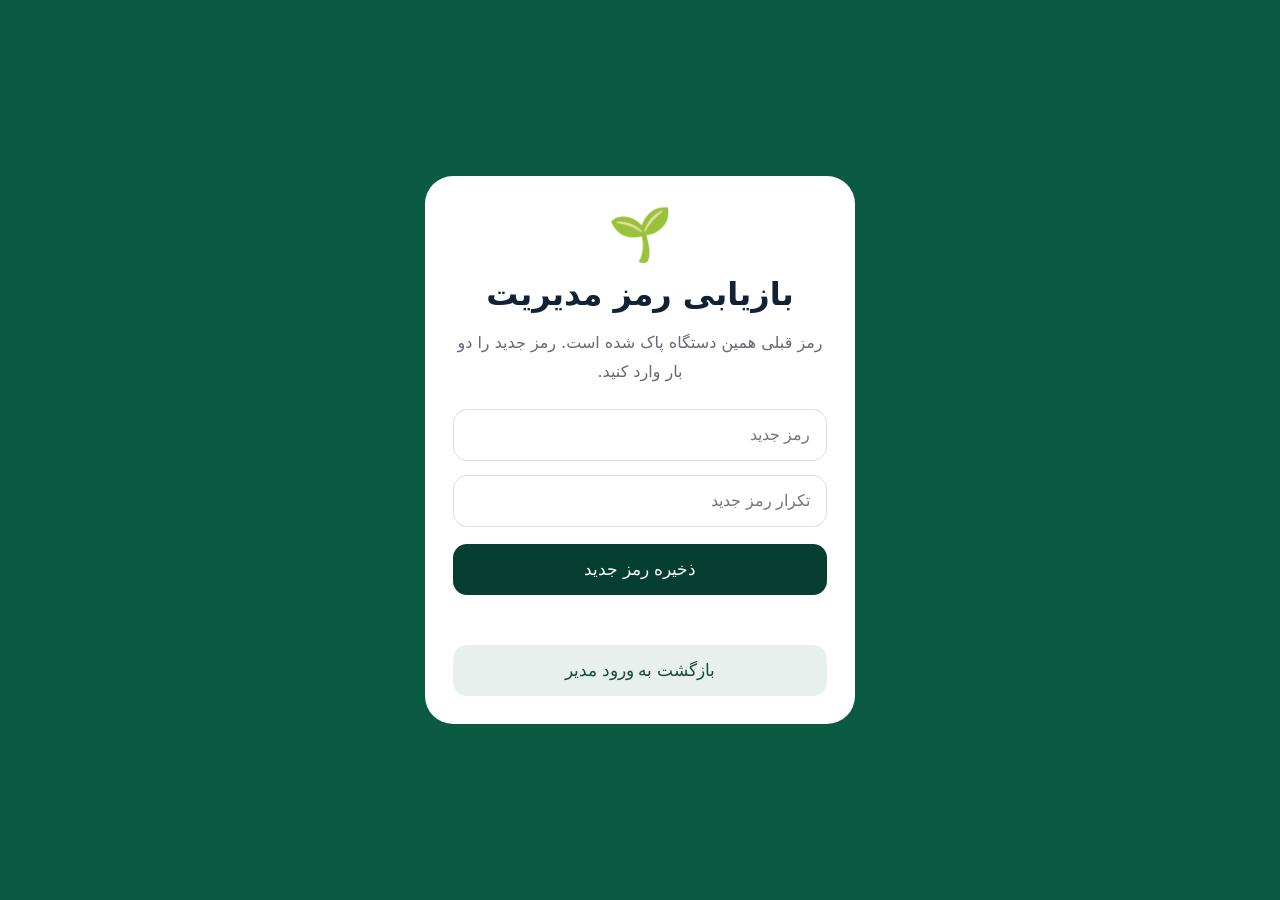
<file: admin-reset.html>
<!doctype html>
<html lang="fa" dir="rtl">
<head>
<meta charset="utf-8">
<meta name="viewport" content="width=device-width,initial-scale=1">
<meta name="theme-color" content="#0b3d2e">
<title>بازیابی رمز مدیریت</title>
<style>
body{margin:0;background:#0b5b43;font-family:system-ui,sans-serif;color:#123;display:flex;justify-content:center;align-items:center;min-height:100vh}
.card{background:#fff;border-radius:28px;padding:28px;max-width:430px;width:calc(100% - 48px);box-sizing:border-box;text-align:center}
h1{margin:10px 0 8px}.note{color:#667;line-height:1.8}
input{width:100%;box-sizing:border-box;padding:16px;margin:7px 0;border:1px solid #ddd;border-radius:14px;font-size:16px}
button{width:100%;padding:15px;border:0;border-radius:14px;background:#063f31;color:#fff;font-size:17px;margin-top:10px}
.secondary{background:#e8f0ed;color:#174b3d}
#msg{min-height:28px;color:#b33;margin-top:12px}
</style>
</head>
<body>
<div class="card">
<div style="font-size:52px">🌱</div>
<h1>بازیابی رمز مدیریت</h1>
<p class="note">رمز قبلی همین دستگاه پاک شده است. رمز جدید را دو بار وارد کنید.</p>
<form id="f">
<input id="p1" type="password" inputmode="numeric" minlength="4" maxlength="12" placeholder="رمز جدید" required>
<input id="p2" type="password" inputmode="numeric" minlength="4" maxlength="12" placeholder="تکرار رمز جدید" required>
<button type="submit">ذخیره رمز جدید</button>
</form>
<div id="msg"></div>
<button class="secondary" type="button" onclick="location.href='./admin.html?v=15'">بازگشت به ورود مدیر</button>
</div>
<script>
(function(){
  var PIN='yk-admin-pin-v1';
  localStorage.removeItem(PIN);
  sessionStorage.removeItem('yk-admin-auth');
  function hash(v){
    return crypto.subtle.digest('SHA-256',new TextEncoder().encode(v)).then(function(b){
      return Array.from(new Uint8Array(b)).map(function(x){return x.toString(16).padStart(2,'0')}).join('');
    });
  }
  document.getElementById('f').addEventListener('submit',function(e){
    e.preventDefault();
    var a=document.getElementById('p1').value;
    var b=document.getElementById('p2').value;
    var msg=document.getElementById('msg');
    if(a.length<4){msg.textContent='رمز باید حداقل ۴ کاراکتر باشد.';return;}
    if(a!==b){msg.textContent='دو رمز یکسان نیستند.';return;}
    hash(a).then(function(v){
      localStorage.setItem(PIN,v);
      sessionStorage.removeItem('yk-admin-auth');
      msg.textContent='رمز جدید ذخیره شد. در حال بازگشت...';
      setTimeout(function(){location.href='./admin.html?v=15';},500);
    });
  });
})();
</script>
</body>
</html>
</file>
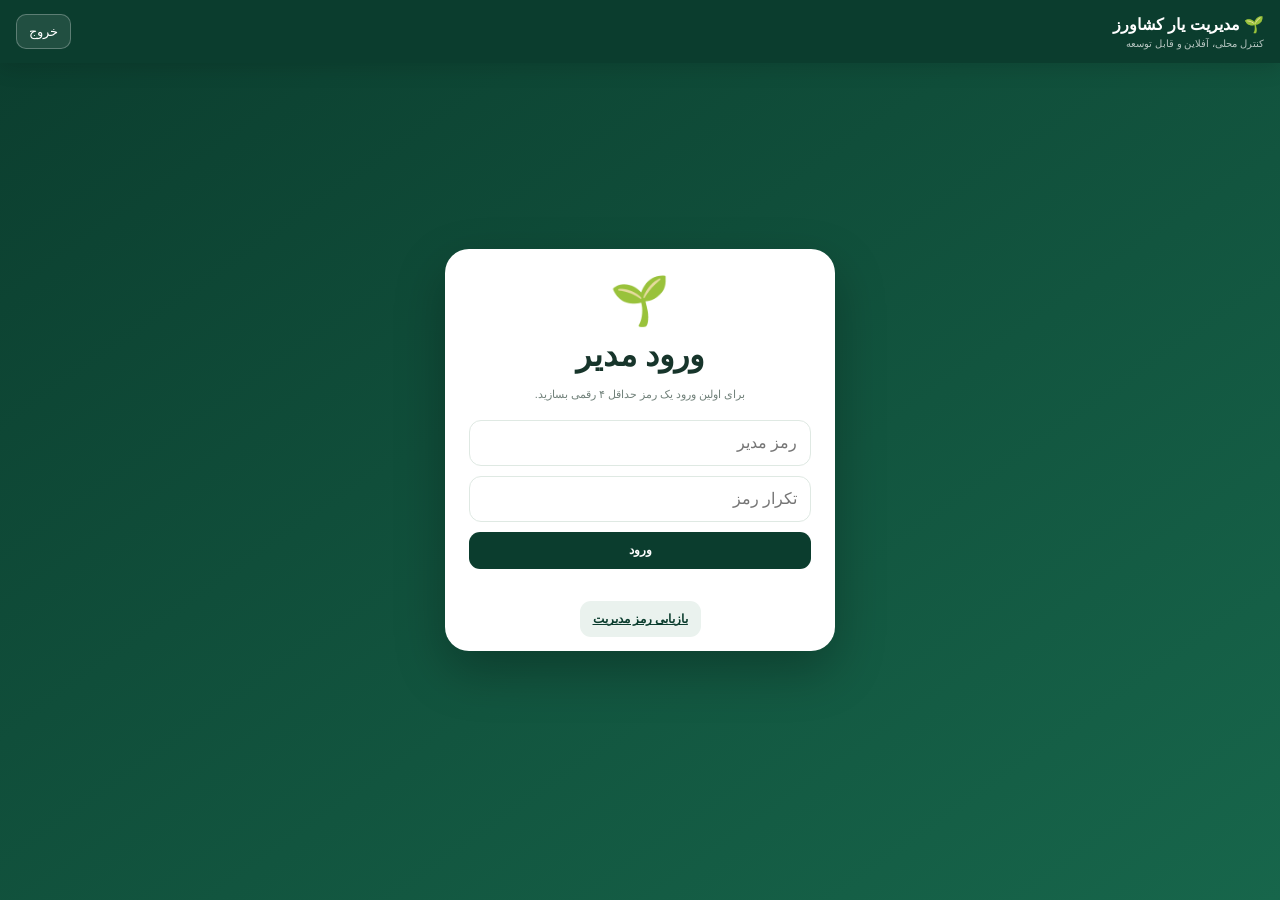
<file: admin.html>
<!doctype html><html lang="fa" dir="rtl"><head><meta charset="utf-8"><meta name="viewport" content="width=device-width,initial-scale=1,viewport-fit=cover"><meta name="theme-color" content="#0b3d2e"><title>مدیریت یار کشاورز</title><link rel="manifest" href="manifest.webmanifest"><link rel="icon" href="icon-192.png"><link rel="stylesheet" href="admin.css?v=108"></head><body>
<header><div><strong>🌱 مدیریت یار کشاورز</strong><small>کنترل محلی، آفلاین و قابل توسعه</small></div><button id="logout" type="button" onclick="sessionStorage.removeItem('yk-admin-auth');location.href='./';">خروج</button></header>
<main id="app" hidden>
<section class="stats"><div><b id="userCount">—</b><span>کل کاربران</span></div><div><b id="activeUsers">—</b><span>کاربران فعال</span></div><div><b id="landCount">۰</b><span>زمین</span></div><div><b id="areaTotal">۰</b><span>هکتار</span></div><div><b id="questionCount">۰</b><span>تعداد پرسش‌ها</span></div><div><b id="profit">۰</b><span>مانده مالی</span></div></section>
<nav><button data-tab="overview" class="active">داشبورد</button><button data-tab="lands">زمین‌ها</button><button data-tab="knowledge">دانش</button><button data-tab="content">📰 محتوا</button><button data-tab="access">🔐 دسترسی</button><button data-tab="tools">ابزار</button></nav>
<section id="overview" class="tab"><div class="card"><h2>وضعیت سامانه</h2><p id="status"></p><div class="actions"><button class="primary" id="refresh">به‌روزرسانی</button><button class="secondary" id="refreshUsers">آمار کاربران</button><button class="secondary" id="openApp">باز کردن یار کشاورز</button></div></div><div class="card"><h2>راهنمای مدیر</h2><p>دانش‌هایی که اینجا اضافه می‌کنی در همین دستگاه ذخیره می‌شوند و موتور آفلاین می‌تواند از آن‌ها برای پاسخ‌گویی استفاده کند.</p><p class="note">این پنل محلی است؛ برای مدیریت چندکاربره و احراز هویت واقعی باید بعداً به سرور متصل شود.</p></div></section>
<section id="lands" class="tab" hidden><div class="card"><h2>زمین‌های ثبت‌شده</h2><div id="landsList"></div></div></section>
<section id="knowledge" class="tab" hidden><div class="card"><h2>افزودن دانش کشاورزی</h2><form id="knowledgeForm"><label>عنوان<input id="ktitle" required></label><label>کلیدواژه‌ها<input id="kkeys" placeholder="مثلاً گوجه، برگ زرد، زردی" required></label><label>پاسخ<input id="kanswer" required></label><label>برچسب‌ها<input id="ktags" placeholder="بیماری، تغذیه"></label><button class="primary">ذخیره دانش</button></form></div><div class="card"><h2>دانش‌های افزوده‌شده</h2><div id="knowledgeList"></div></div></section>


<section id="content" class="tab" hidden>
<div class="card"><h2>📰 مدیریت اخبار</h2><form id="newsForm"><label>عنوان<input id="newsTitle" required></label><label>دسته<input id="newsCat" placeholder="کشت، هوا، بازار"></label><label>متن خبر<textarea id="newsText" required></textarea></label><label>آدرس تصویر (اختیاری)<input id="newsImage" placeholder="https://..."></label><button class="primary">➕ افزودن خبر</button></form><div id="newsAdminList"></div></div>
<div class="card"><h2>📢 مدیریت تبلیغات</h2><form id="adForm"><label>عنوان آگهی<input id="adTitle" required></label><label>دسته<input id="adCat" placeholder="بذر، نهاده، تجهیزات"></label><label>متن<input id="adText" required></label><label>قیمت/وضعیت<input id="adPrice" placeholder="تماس برای قیمت"></label><label>شماره تماس یا لینک<input id="adContact" placeholder="09... یا https://..."></label><label>آدرس تصویر (اختیاری)<input id="adImage" placeholder="https://..."></label><button class="primary">➕ افزودن آگهی</button></form><div id="adsAdminList"></div></div>
<div class="card"><h2>🌱 راهنمای محصول و تصاویر</h2><form id="cropGuideForm"><label>نام دقیق محصول<input id="cgCrop" placeholder="مثلاً گندم" required></label><label>روش کشت ساده<textarea id="cgMethod" placeholder="آماده‌سازی، کاشت تا برداشت"></textarea></label><label>عمق بذر<input id="cgDepth"></label><label>فاصله بذر<input id="cgSpacing"></label><label>نوع خاک<input id="cgSoil"></label><label>روش شخم<input id="cgPlowing"></label><label>تصاویر محصول (هر آدرس در یک خط)<textarea id="cgImages"></textarea></label><label>بیماری‌ها با قالب: نام | علائم | کنترل | آدرس‌تصویر۱,آدرس‌تصویر۲<textarea id="cgDiseases" rows="6"></textarea></label><button class="primary">💾 ذخیره راهنمای محصول</button></form><div id="cropGuideList"></div></div>
</section>
<section id="access" class="tab" hidden>
<div class="card"><h2>🔐 دسترسی حرفه‌ای کاربران این دستگاه</h2><p class="note">این نسخه هنوز حساب کاربری و سرور مرکزی ندارد؛ دسترسی روی همین دستگاه و پروفایل ذخیره می‌شود. برای هر پروفایل می‌توانی جداگانه باز/بسته کنی.</p><div id="accessList"></div></div>
</section>

<section id="tools" class="tab" hidden><div class="card"><h2>پشتیبان‌گیری</h2><p>از اطلاعات محلی برنامه یک فایل JSON تهیه کن یا نسخه قبلی را برگردان.</p><div class="actions"><button class="primary" id="export">خروجی پشتیبان</button><label class="filebtn">ورود پشتیبان<input id="import" type="file" accept="application/json"></label><button class="danger" id="clearKnowledge">حذف دانش‌های افزوده‌شده</button></div></div><div class="card"><h2>تنظیمات مدیر</h2><button class="secondary" id="changePin">تغییر رمز مدیر</button><p class="note">رمز مدیر فقط روی همین دستگاه نگهداری می‌شود و جایگزین احراز هویت سروری نیست.</p></div></section>
</main>
<div id="login" class="login"><div class="login-card"><div class="logo">🌱</div><h1>ورود مدیر</h1><p id="loginHint">برای این دستگاه یک رمز مدیر بسازید.</p><form id="loginForm"><input id="pin" type="password" inputmode="numeric" minlength="4" maxlength="12" placeholder="رمز مدیر" required><input id="pin2" type="password" inputmode="numeric" minlength="4" maxlength="12" placeholder="تکرار رمز" hidden><button class="primary">ورود</button></form><p id="loginError" class="error"></p><a id="recoverPin" class="secondary recovery" href="./admin-reset.html?v=15">بازیابی رمز مدیریت</a></div></div>
<script src="admin.js?v=108"></script></body></html>
</file>
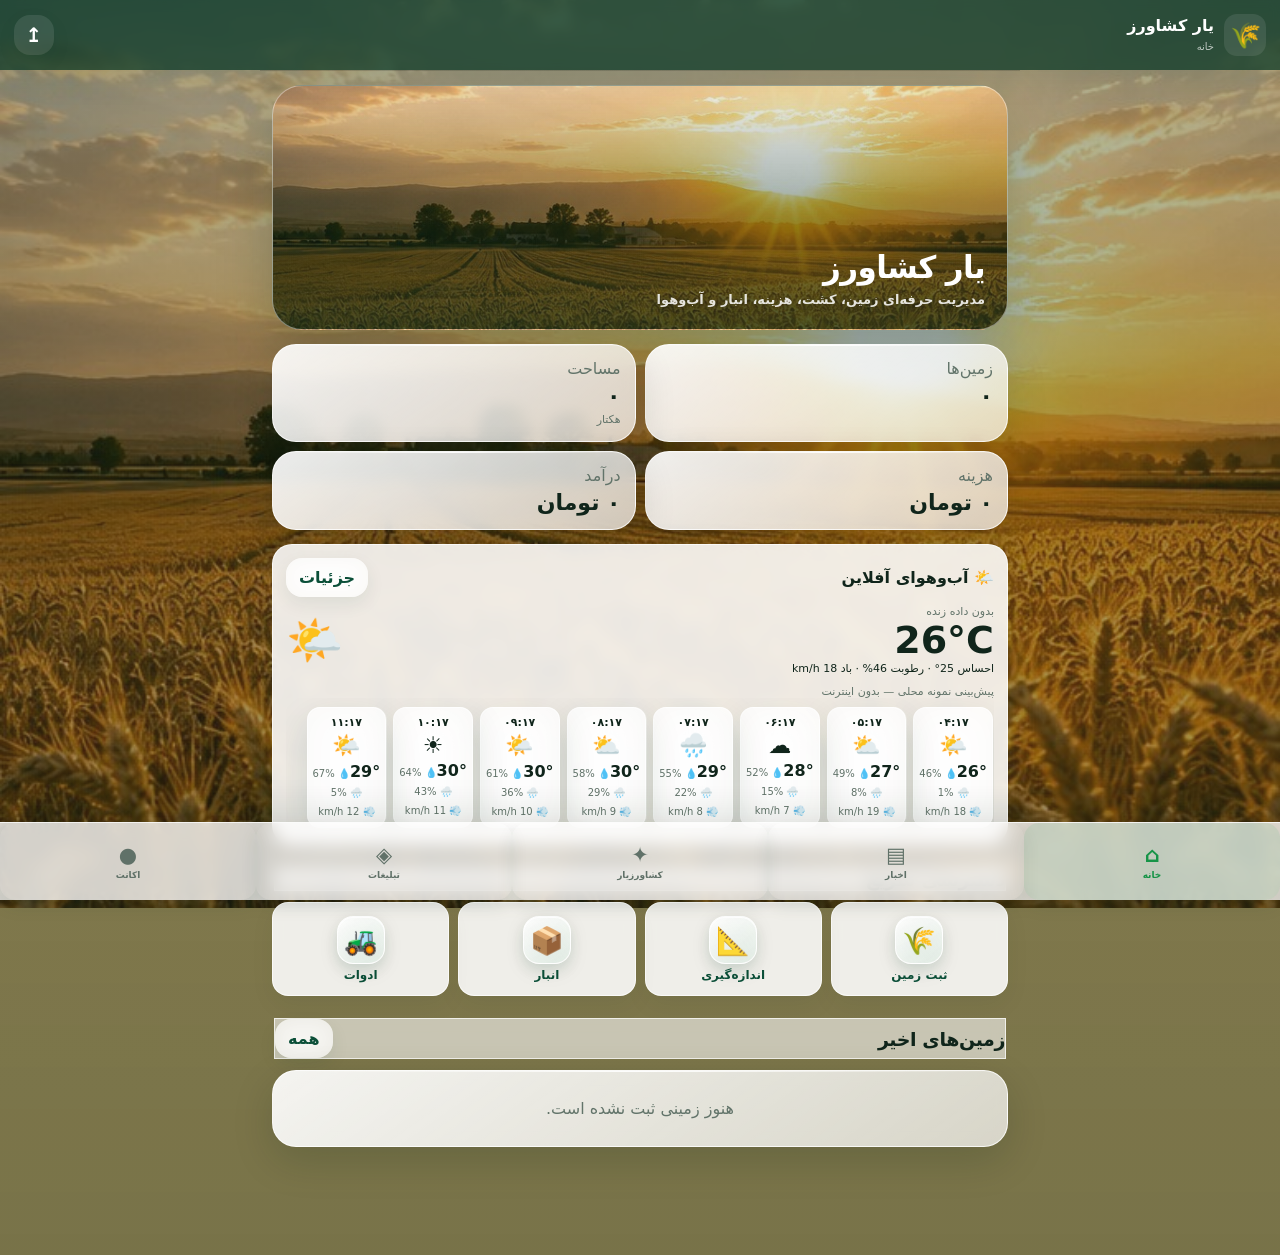
<file: v44-index.html>
<!doctype html>
<html lang="fa" dir="rtl">
<head>
<meta charset="utf-8">
<meta name="viewport" content="width=device-width,initial-scale=1,viewport-fit=cover">
<meta name="theme-color" content="#0b3d2e">
<meta name="description" content="یار کشاورز — مدیریت زمین، کشت، هزینه، انبار و آب‌وهوا">
<!-- YarKeshavarz OFFLINE V1 -->
<title>یار کشاورز — نسخه آفلاین</title>
<link rel="manifest" href="manifest.webmanifest">
<style>
:root{--g:#0b3d2e;--g2:#17664b;--bg:#f4f7f4;--card:#fff;--text:#17352b;--muted:#71817a;--line:#e1e9e4;--red:#a33a3a;--shadow:0 10px 28px rgba(14,55,41,.08)}
*{box-sizing:border-box}body{margin:0;background:var(--bg);color:var(--text);font-family:Tahoma,Arial,sans-serif}button,input,select,textarea{font:inherit}button{cursor:pointer}
.top{position:sticky;top:0;z-index:1000;height:66px;background:var(--g);color:#fff;display:flex;align-items:center;justify-content:space-between;padding:0 14px;box-shadow:0 5px 18px #0002}.brand{display:flex;align-items:center;gap:10px}.logo{width:42px;height:42px;border-radius:13px;background:#ffffff18;display:grid;place-items:center;font-size:25px}.brand b{display:block}.brand small{opacity:.7;font-size:10px}.top button{border:0;background:#ffffff18;color:#fff;border-radius:12px;width:40px;height:40px;font-size:20px}
main{max-width:900px;margin:auto;padding:14px 12px 95px}.hero{min-height:210px;border-radius:24px;padding:22px;color:#fff;display:flex;flex-direction:column;justify-content:end;background:linear-gradient(135deg,#0b3d2e,#287659);box-shadow:var(--shadow);margin-bottom:14px}.hero h1{margin:0 0 7px;font-size:28px}.hero p{margin:0;opacity:.86;font-size:13px}.grid{display:grid;grid-template-columns:repeat(2,1fr);gap:10px}.card{background:var(--card);border:1px solid var(--line);border-radius:18px;padding:14px;box-shadow:var(--shadow)}.metric{font-size:22px;font-weight:900;margin-top:5px}.muted{color:var(--muted)}.small{font-size:11px}
.section{display:flex;align-items:center;justify-content:space-between;gap:8px;margin:19px 2px 9px}.section h2,.section h3{margin:0}.quick{display:grid;grid-template-columns:repeat(4,1fr);gap:8px}.quick button{min-height:78px;border:1px solid var(--line);background:#fff;border-radius:16px;font-weight:800;color:var(--g)}.primary,.secondary,.danger{border:0;border-radius:12px;padding:10px 13px;font-weight:800}.primary{background:var(--g);color:#fff}.secondary{background:#eaf2ee;color:var(--g)}.danger{background:#f8e8e8;color:var(--red)}.list{display:grid;gap:10px}.row{display:flex;align-items:center;justify-content:space-between;gap:9px}.actions{display:flex;gap:7px;flex-wrap:wrap;margin-top:11px}.badge{display:inline-block;background:#edf4ef;color:var(--g);border-radius:99px;padding:4px 8px;font-size:10px}.empty{text-align:center;color:var(--muted);padding:28px}
.form{display:grid;gap:12px}.field{display:grid;gap:6px}.field label{font-size:12px;font-weight:800}.field input,.field select,.field textarea{width:100%;border:1px solid #d7e2dc;background:#fff;border-radius:12px;padding:11px;color:var(--text);outline:none}.field textarea{min-height:90px}.tabs{display:flex;gap:7px;overflow:auto;padding:4px 0 9px}.tabs button{white-space:nowrap;border:1px solid var(--line);background:#fff;border-radius:11px;padding:9px 12px}.tabs button.active{background:var(--g);color:#fff}
.bottom{position:fixed;bottom:0;left:0;right:0;height:74px;background:#fffefcfa;border-top:1px solid var(--line);display:grid;grid-template-columns:repeat(5,1fr);z-index:3000;padding-bottom:env(safe-area-inset-bottom);backdrop-filter:blur(12px)}.bottom button{border:0;background:none;color:#78857f;display:flex;flex-direction:column;align-items:center;justify-content:center;gap:3px;font-size:21px}.bottom button span{font-size:9px}.bottom button.active{color:var(--g);font-weight:900}
.weather-now{background:linear-gradient(135deg,#0b3d2e,#247557);color:#fff;border-radius:22px;padding:18px}.weather-temp{font-size:48px;font-weight:900}.weather-icon{font-size:55px}.forecast{display:grid;gap:7px}.day{display:grid;grid-template-columns:1.4fr .5fr .7fr .8fr;align-items:center;background:#f6f9f7;border-radius:14px;padding:10px}.weather-error{padding:25px;text-align:center}
.measure-wrap{position:fixed;inset:0;background:#fff;z-index:5000;padding:10px}.measure-map{position:absolute;inset:0}.measure-head{position:absolute;z-index:5100;top:12px;left:12px;right:12px;display:flex;gap:7px}.measure-head input{flex:1;border:0;border-radius:13px;padding:12px;box-shadow:0 7px 22px #0002}.measure-tools{position:absolute;z-index:5100;top:62px;right:12px;display:flex;gap:6px}.measure-tools button{width:42px;height:42px;cursor:pointer;border:0;border-radius:12px;background:#fff;box-shadow:0 7px 20px #0002}.measure-bottom{position:absolute;z-index:5100;bottom:10px;left:10px;right:10px;background:#fffffff7;border-radius:18px;padding:9px;box-shadow:0 7px 25px #0003;max-width:620px;margin:auto}.measure-stats{display:grid;grid-template-columns:repeat(4,1fr);gap:5px;text-align:center;margin-bottom:7px}.measure-stats b{display:block;font-size:12px}.measure-stats span{font-size:8px;color:var(--muted)}.measure-actions{display:grid;grid-template-columns:1fr 1fr;gap:7px}.gps,#register{width:100%;min-height:46px;margin:0;font-size:13px;position:relative;z-index:2;box-sizing:border-box;border:0;border-radius:13px;padding:10px;font-weight:900}.gps{background:#8f2929;color:#fff}#measureStatus{min-height:14px;margin:4px 0 0}.hint{text-align:center;color:var(--muted);font-size:9px;margin:6px}#register:disabled{opacity:.45;cursor:not-allowed}
.chat{display:grid;gap:8px}.bubble{padding:11px 13px;border-radius:15px;max-width:90%;line-height:1.9;font-size:12px}.bot{background:#eaf2ee}.me{background:var(--g);color:#fff;margin-right:auto}.ad{min-height:150px;color:#fff;background:linear-gradient(135deg,#153d31,#2b7155);display:flex;flex-direction:column;justify-content:end}.news{display:grid;gap:10px}.news article{background:#fff;border:1px solid var(--line);border-radius:17px;padding:14px}
.quick button{display:flex;flex-direction:column;align-items:center;justify-content:center;gap:4px;font-size:12px}.quick button .qi{font-size:27px;line-height:1}.field-tools{display:grid;grid-template-columns:1fr 1fr;gap:9px;margin:10px 0}.field-tool{border:1px solid var(--line);background:#fff;border-radius:16px;padding:12px;text-align:right;display:grid;grid-template-columns:auto 1fr;column-gap:9px;align-items:center;box-shadow:var(--shadow);color:var(--g)}.field-tool span{grid-row:1/3;font-size:31px}.field-tool b{font-size:14px}.field-tool small{font-size:9px;color:var(--muted);margin-top:2px}@media(max-width:420px){.field-tools{grid-template-columns:1fr}}.stock-actions{display:flex;gap:8px;margin-top:11px}.stock-actions button{flex:1;min-height:44px;border:0;border-radius:12px;font-weight:900}.stock-plus{background:#e7f3eb;color:var(--g)}.stock-minus{background:#fff0ed;color:#9a3730}.calc-grid{display:grid;grid-template-columns:repeat(4,1fr);gap:7px}.calc-grid button{min-height:52px;border:1px solid var(--line);background:#fff;border-radius:12px;font-weight:900}.calc-display{background:#123f31;color:#fff;border-radius:16px;padding:15px;text-align:left;font-size:26px;font-weight:900;direction:ltr;min-height:62px}.crop-card{border-right:4px solid var(--g2)}.crop-actions{display:flex;gap:7px;flex-wrap:wrap;margin-top:9px}.crop-actions button{flex:1;min-width:110px}.home-weather{margin-top:14px;background:#fff;border:1px solid var(--line);border-radius:20px;padding:13px;box-shadow:var(--shadow)}.home-weather-head{display:flex;align-items:center;justify-content:space-between;gap:10px}.home-weather-main{display:flex;align-items:center;justify-content:space-between;gap:10px;margin-top:8px}.home-weather-temp{font-size:38px;font-weight:900}.home-weather-icon{font-size:46px}.home-hourly{display:flex;gap:7px;overflow-x:auto;padding:9px 1px 3px;scrollbar-width:none}.home-hour{min-width:72px;text-align:center;background:#f3f8f5;border-radius:13px;padding:8px 5px}.home-hour b{display:block;font-size:11px}.home-hour span{display:block;font-size:23px;margin:3px 0}.home-hour small{font-size:10px;color:var(--muted)}.hourly-grid{display:grid;grid-template-columns:repeat(4,1fr);gap:7px}.hour-card{background:#f6f9f7;border-radius:14px;padding:9px;text-align:center}.hour-card b{font-size:11px}.hour-card .hi{font-size:23px;margin:4px 0}.hour-card small{display:block;color:var(--muted);font-size:9px;line-height:1.7}.weather-location-note{background:#edf5f0;border-radius:13px;padding:9px;font-size:11px;color:var(--g);margin-top:9px}.calc-land-head{display:flex;align-items:center;justify-content:space-between;gap:10px;margin-bottom:10px}.calc-area{text-align:center;background:#edf5f0;border-radius:14px;padding:8px 13px;min-width:78px}.calc-area b{display:block;font-size:18px;color:var(--g)}.calc-area small{font-size:9px;color:var(--muted)}.calc-form-grid{display:grid;grid-template-columns:1fr 1fr;gap:10px}.calc-form-grid.two{margin-top:8px}.calc-total{margin-top:10px;background:linear-gradient(135deg,#0b3d2e,#247557);color:#fff;text-align:center}.calc-total span,.calc-total strong,.calc-total small{display:block}.calc-total strong{font-size:26px;margin:5px 0}.calc-total small{opacity:.8}.calc-result-grid{display:grid;grid-template-columns:1fr 1fr;gap:8px;margin-top:10px}.calc-result-grid div{background:#f3f8f5;border-radius:14px;padding:11px;text-align:center}.calc-result-grid span{display:block;font-size:10px;color:var(--muted)}.calc-result-grid b{display:block;font-size:16px;margin-top:5px}.crop-focus{display:flex;align-items:center;justify-content:space-between;gap:10px;margin-bottom:10px}@media(max-width:430px){.calc-form-grid{grid-template-columns:1fr}.measure-actions{grid-template-columns:1fr 1fr}} .hero{background-size:cover;background-position:center center;background-repeat:no-repeat} .hero:after{content:'';display:block;height:1px;width:100%}
@media(max-width:560px){main{padding:11px 9px 92px}.quick{grid-template-columns:repeat(2,1fr)}.stat4,.measure-stats{grid-template-columns:repeat(2,1fr)}.day{grid-template-columns:1.3fr .5fr .7fr .7fr}.weather-temp{font-size:42px}}

.hero{background-image:linear-gradient(180deg,#0000 20%,#082c22d9 100%),url("wheat-hero.jpg");background-size:cover;background-position:center;min-height:245px}.hero p{font-weight:700;text-shadow:0 2px 8px #0008}.icon-card{display:flex;align-items:center;gap:10px}.icon-big{width:48px;height:48px;border-radius:15px;background:#edf4ef;display:grid;place-items:center;font-size:27px}.photo-grid{display:grid;grid-template-columns:repeat(3,1fr);gap:7px;margin-top:10px}.photo-grid img{width:100%;aspect-ratio:1;border-radius:13px;object-fit:cover;border:1px solid var(--line)}.profile-head{display:flex;align-items:center;gap:12px}.avatar{width:82px;height:82px;border-radius:50%;object-fit:cover;background:#eaf2ee;border:3px solid #fff;box-shadow:var(--shadow);display:grid;place-items:center;font-size:35px}.equip-grid{display:grid;gap:10px}.equip-item{display:grid;grid-template-columns:54px 1fr auto;gap:10px;align-items:center}.equip-icon{width:54px;height:54px;border-radius:16px;background:#edf4ef;display:grid;place-items:center;font-size:29px}.equip-meta{font-size:11px;color:var(--muted);line-height:1.8}.weather-mini{margin-top:10px;border-radius:17px;padding:12px;background:#eef6f1}.weather-mini .temp{font-size:27px;font-weight:900}.weather-mini.loading{color:var(--muted)}.profile-menu{display:grid;grid-template-columns:repeat(2,1fr);gap:8px;margin-top:10px}.profile-menu button{border:1px solid var(--line);background:#fff;border-radius:14px;padding:13px;font-weight:800;color:var(--g)}
@media(max-width:560px){.hero{min-height:225px}.photo-grid{grid-template-columns:repeat(3,1fr)}}

.register-modal{position:fixed;inset:0;z-index:9999;background:#0008;display:flex;align-items:flex-end;justify-content:center;padding:12px}.register-card{width:min(560px,100%);background:#fff;border-radius:22px;padding:18px;box-shadow:0 20px 60px #0005}.register-card h3{margin:0 0 5px}.register-card label{display:block;margin-top:10px;font-weight:800;font-size:13px}.register-card input{width:100%;box-sizing:border-box;margin-top:5px;border:1px solid var(--line);border-radius:12px;padding:12px;font:inherit}.register-summary{margin:12px 0;padding:12px;border-radius:14px;background:#f2f8f5;display:flex;flex-direction:column;gap:4px}.register-summary b{font-size:20px}.register-card .actions{margin-top:14px;display:grid;grid-template-columns:1fr 1.4fr;gap:8px}.hero{background-size:cover!important;background-position:center!important;min-height:240px!important}

.land-schematic{padding:2px 0}.schematic-head{display:flex;justify-content:space-between;align-items:center;margin-bottom:10px}.schematic-head span{font-size:12px;color:#718078}.land-schematic svg{display:block;width:100%;height:auto;border:1px solid #e1ebe6;border-radius:14px;background:#f8fbf9}.land-schematic svg text{font-family:Tahoma,Arial,sans-serif;fill:#17664b;font-size:10px;font-weight:700}.schematic-meta{display:flex;justify-content:space-between;gap:10px;margin-top:10px;font-size:12px;color:#66736d}.land-schematic.empty{min-height:150px;display:flex;flex-direction:column;align-items:center;justify-content:center;text-align:center;gap:7px;color:#607069}.land-schematic.empty div{font-size:32px}.land-schematic.empty small{font-size:12px;color:#8a9691}

.schematic-modern{background:linear-gradient(180deg,#f8fbf9,#eef5f1);border:1px solid #dce9e2;border-radius:22px;padding:12px;overflow:hidden}.schematic-modern .schematic-head{display:flex;align-items:center;justify-content:space-between;margin-bottom:9px}.schematic-modern .schematic-head b{font-size:15px}.schematic-modern svg{width:100%;height:auto;display:block;border-radius:17px;background:#f7faf8}.schematic-modern .schematic-meta{display:grid;grid-template-columns:repeat(3,1fr);gap:7px;margin-top:9px}.schematic-modern .schematic-meta div{background:#fff;border:1px solid #e1eae5;border-radius:13px;padding:9px;text-align:center}.schematic-modern .schematic-meta span{display:block;font-size:9px;color:var(--muted);margin-bottom:4px}.schematic-modern .schematic-meta b{font-size:13px;color:var(--g)}.edit-points{width:100%;margin-top:9px}.edit-points-btn{width:100%;border:1px solid #cfe0d7;background:#edf6f1;color:var(--g);border-radius:13px;padding:11px;font-weight:900}

.fun-shell{position:fixed;inset:0;z-index:9000;background:linear-gradient(145deg,#071f18,#0d4d38 48%,#123d31);color:#fff;overflow:auto;display:none}
.fun-shell.show{display:block}.fun-inner{max-width:900px;margin:auto;padding:16px 13px 34px}
.fun-top{display:flex;align-items:center;justify-content:space-between;gap:10px;margin-bottom:14px}
.fun-top h1{margin:0;font-size:23px}.fun-top small{opacity:.75}
.fun-back{border:1px solid #ffffff2b;background:#ffffff18;color:#fff;border-radius:13px;padding:10px 13px;font-weight:900}
.fun-score{display:grid;grid-template-columns:repeat(3,1fr);gap:8px;margin-bottom:12px}
.fun-score .fs{background:#ffffff14;border:1px solid #ffffff20;backdrop-filter:blur(14px);border-radius:17px;padding:12px;text-align:center;box-shadow:0 12px 30px #0002}
.fun-score b{display:block;font-size:21px}.fun-score span{font-size:10px;opacity:.72}
.fun-grid{display:grid;grid-template-columns:1fr 1fr;gap:10px}
.fun-card{border:1px solid #ffffff22;background:linear-gradient(145deg,#ffffff18,#ffffff0b);backdrop-filter:blur(18px);border-radius:21px;padding:15px;box-shadow:0 16px 35px #0003}
.fun-card h2{margin:0 0 6px;font-size:17px}.fun-card p{font-size:11px;line-height:1.9;opacity:.8}
.fun-icon{font-size:38px;margin-bottom:4px}.fun-btn{width:100%;border:1px solid #ffffff22;background:#ffffff16;color:#fff;border-radius:13px;padding:11px;font-weight:900;margin-top:8px}
.fun-panel{margin-top:12px;border:1px solid #ffffff22;background:#ffffff12;backdrop-filter:blur(18px);border-radius:21px;padding:15px}
.fun-question{font-size:16px;font-weight:900;line-height:1.9;margin-bottom:12px}
.fun-options{display:grid;gap:8px}.fun-option{border:1px solid #ffffff25;background:#ffffff10;color:#fff;border-radius:13px;padding:11px;text-align:right;font-weight:800}
.fun-option.correct{background:#2e8b57}.fun-option.wrong{background:#8e3b3b}.fun-fact{font-size:13px;line-height:2}
@media(max-width:520px){.fun-grid{grid-template-columns:1fr}}

/* ===== V3 GLASSMORPHISM UI ===== */
:root{
  --glass-bg:rgba(255,255,255,.72);
  --glass-bg-strong:rgba(255,255,255,.86);
  --glass-border:rgba(255,255,255,.72);
  --glass-shadow:0 14px 38px rgba(13,55,40,.12);
  --glass-blur:blur(18px);
}
body{
  background:
    radial-gradient(circle at 8% 4%,rgba(72,157,116,.18),transparent 30%),
    radial-gradient(circle at 92% 12%,rgba(213,178,88,.13),transparent 28%),
    linear-gradient(145deg,#eef7f1 0%,#f7faf8 48%,#eaf4ee 100%);
}
header,.bottom-nav{
  background:rgba(255,255,255,.68)!important;
  backdrop-filter:blur(20px);-webkit-backdrop-filter:blur(20px);
  border-color:rgba(255,255,255,.78)!important;
  box-shadow:0 10px 30px rgba(11,61,46,.09)!important;
}
.card,.home-weather,.field-tool,.hour-card,.home-hour,.calc-result-grid div{
  background:var(--glass-bg)!important;
  backdrop-filter:var(--glass-blur);-webkit-backdrop-filter:var(--glass-blur);
  border:1px solid var(--glass-border)!important;
  box-shadow:var(--glass-shadow)!important;
}
.card{position:relative;overflow:hidden}
.card:before{
  content:"";position:absolute;inset:0 0 auto 0;height:1px;
  background:linear-gradient(90deg,transparent,rgba(255,255,255,.95),transparent);
  pointer-events:none;
}
button,.input,select,textarea{
  border-radius:15px!important;
}
button{
  box-shadow:0 7px 18px rgba(11,61,46,.08);
}
button.primary,.primary{
  background:linear-gradient(135deg,#0b3d2e,#287659)!important;
  border:1px solid rgba(255,255,255,.25)!important;
}
button.secondary,.secondary{
  background:rgba(255,255,255,.62)!important;
  backdrop-filter:blur(12px);-webkit-backdrop-filter:blur(12px);
}
.quick button,.field-tool{
  min-height:86px;
  background:rgba(255,255,255,.62)!important;
  backdrop-filter:blur(16px);-webkit-backdrop-filter:blur(16px);
}
.quick button .qi,.field-tool span{
  filter:drop-shadow(0 5px 8px rgba(11,61,46,.14));
}
.quick button .qi{
  display:grid;place-items:center;width:48px;height:48px;
  border-radius:16px;
  background:linear-gradient(145deg,rgba(255,255,255,.9),rgba(226,242,233,.55));
  border:1px solid rgba(255,255,255,.85);
  box-shadow:inset 0 1px rgba(255,255,255,.9),0 8px 18px rgba(11,61,46,.08);
}
.field-tool span{
  display:grid;place-items:center;width:52px;height:52px;
  border-radius:17px;
  background:linear-gradient(145deg,rgba(255,255,255,.92),rgba(221,239,229,.58));
  border:1px solid rgba(255,255,255,.85);
  box-shadow:inset 0 1px rgba(255,255,255,.9),0 8px 18px rgba(11,61,46,.08);
}
.hero{
  border:1px solid rgba(255,255,255,.42)!important;
  box-shadow:0 18px 42px rgba(11,61,46,.18)!important;
  }
.stat,.metric-card{
  background:rgba(255,255,255,.68)!important;
  backdrop-filter:blur(16px);-webkit-backdrop-filter:blur(16px);
  border:1px solid rgba(255,255,255,.78)!important;
  box-shadow:var(--glass-shadow)!important;
}
.bottom-nav button{
  background:transparent!important;
  box-shadow:none!important;
}
.bottom-nav button.active{
  background:rgba(31,111,78,.12)!important;
  border:1px solid rgba(31,111,78,.12)!important;
}
.fun-shell{
  background:
    radial-gradient(circle at 12% 8%,rgba(102,190,145,.22),transparent 28%),
    radial-gradient(circle at 90% 85%,rgba(214,177,82,.12),transparent 30%),
    linear-gradient(145deg,#071f18,#0d4d38 48%,#123d31)!important;
}
.fun-card,.fun-option,.fun-stat{
  background:rgba(255,255,255,.11)!important;
  border:1px solid rgba(255,255,255,.18)!important;
  backdrop-filter:blur(18px);-webkit-backdrop-filter:blur(18px);
  box-shadow:0 15px 38px rgba(0,0,0,.16)!important;
}
.glass-icon{
  display:inline-grid;place-items:center;width:48px;height:48px;
  border-radius:16px;
  background:linear-gradient(145deg,rgba(255,255,255,.82),rgba(215,238,226,.45));
  border:1px solid rgba(255,255,255,.78);
  box-shadow:inset 0 1px rgba(255,255,255,.85),0 9px 20px rgba(11,61,46,.12);
  font-size:25px;vertical-align:middle;
}
@media(max-width:430px){
  .quick button{min-height:82px}
}



/* ===== Entertainment temporarily disabled ===== */
.fun-shell,#funShell,#funStandaloneNote,[data-r="game"],[onclick*="openFun"]{
  display:none!important;
}




/* ===== V3.6 USER MOCKUP VISUAL ===== */
body{
  background:
    linear-gradient(rgba(238,248,242,.76),rgba(238,248,242,.88)),
    url("wheat-hero.jpg") center top / cover fixed no-repeat !important;
}
.hero{
  background:
    linear-gradient(135deg,rgba(6,56,42,.42),rgba(27,103,72,.24)),
    url("wheat-hero.jpg") center / cover no-repeat !important;
  background-position:center !important;
}


/* ===== V3.7 USER MOCKUP IMAGE + PERSIAN DATES ===== */
body{
  background:
    linear-gradient(rgba(238,248,242,.70),rgba(238,248,242,.84)),
    url("wheat-hero.jpg") center top / cover fixed no-repeat !important;
}
.hero{
  background:
    linear-gradient(135deg,rgba(6,52,39,.42),rgba(28,108,76,.20)),
    url("wheat-hero.jpg") center / cover no-repeat !important;
  min-height:245px !important;
}



/* ===== V3.6 EXACT UPLOADED PHOTO BEHIND APP ===== */
html,body{min-height:100%;background:#c7a86a!important;}
body{margin:0!important;position:relative!important;background:transparent!important;}
body::before{
  content:"";
  position:fixed;
  inset:0;
  z-index:-5;
  background-image:url("wheat-hero.jpg")!important;
  background-position:center center!important;
  background-repeat:no-repeat!important;
  background-size:cover!important;
  pointer-events:none;
}
/* Let the exact photo remain visible behind the complete interface. */
main,#app{background:transparent!important;}
.top{
  background:rgba(5,65,48,.72)!important;
  backdrop-filter:blur(5px)!important;
  -webkit-backdrop-filter:blur(5px)!important;
}
.bottom{
  background:rgba(255,255,255,.72)!important;
  backdrop-filter:blur(9px)!important;
  -webkit-backdrop-filter:blur(9px)!important;
}
.card,.home-weather,.list>*,.quick button,.section{
  background:rgba(255,255,255,.58)!important;
  border:1px solid rgba(255,255,255,.72)!important;
  backdrop-filter:blur(7px)!important;
  -webkit-backdrop-filter:blur(7px)!important;
}
.hero{
  background:
    linear-gradient(180deg,rgba(4,65,48,.18),rgba(4,65,48,.64)),
    url("wheat-hero.jpg") center/cover no-repeat!important;
}


/* ===== V3.7 NEW TOP FARM PHOTO ===== */
.hero{
  background:
    linear-gradient(180deg,rgba(4,58,43,.10),rgba(4,58,43,.58)),
    url("wheat-hero.jpg") center center / cover no-repeat !important;
  background-position:center center!important;
  min-height:245px!important;
  overflow:hidden!important;
}






/* ===== V4.1 FIELD-SPECIFIC KESHAVAR-YAR ===== */
.yar41{direction:rtl;max-width:720px;margin:0 auto;padding:8px 2px 20px}
.yar41-head{display:flex;align-items:center;justify-content:space-between;padding:13px 14px;border-radius:23px;background:linear-gradient(135deg,#064632,#0b7554);color:#fff;box-shadow:0 12px 26px rgba(4,65,46,.15)}
.yar41-brand{display:flex;align-items:center;gap:10px}.yar41-avatar{width:48px;height:48px;border-radius:16px;background:rgba(255,255,255,.14);display:grid;place-items:center;font-size:25px}
.yar41-head h2{margin:0!important;color:#fff!important;font-size:18px!important}.yar41-head span{display:block;color:rgba(255,255,255,.74);font-size:9px;margin-top:3px}
.yar41-back{border:1px solid rgba(255,255,255,.24);background:rgba(255,255,255,.1);color:#fff;border-radius:11px;padding:8px 10px;font-family:inherit;font-size:9px}
.yar41-field{margin-top:9px;padding:13px;border-radius:19px;background:rgba(255,255,255,.72);border:1px solid rgba(255,255,255,.88)}
.yar41-field-main{display:flex;justify-content:space-between;align-items:center;gap:8px}.yar41-field-main b{font-size:13px;color:#164536}.yar41-field-main small{font-size:9px;color:#81918b}
.yar41-field-data{display:flex;gap:6px;overflow:auto;margin-top:9px}.yar41-field-data span{white-space:nowrap;font-size:8px;color:#63756e;background:#eef6f1;border-radius:10px;padding:6px 8px}
.yar41-tools{display:grid;grid-template-columns:1fr 1fr;gap:7px;margin:9px 0}
.yar41-tools button{padding:11px 10px;text-align:right;border:1px solid rgba(255,255,255,.9);border-radius:15px;background:rgba(255,255,255,.78);color:#174938;font-family:inherit;font-size:10px;font-weight:800}
.yar41-chat{height:45vh;min-height:270px;overflow:auto;padding:10px 4px;border-radius:21px;background:rgba(235,245,240,.46);border:1px solid rgba(255,255,255,.74)}
.yar-msg{display:flex;margin:7px 0}.yar-msg>div{max-width:89%;padding:10px 12px;border-radius:16px;font-size:10px;line-height:1.9}
.yar-msg.bot>div{background:rgba(255,255,255,.87);color:#234d3e;border-top-right-radius:5px}.yar-msg.user{justify-content:flex-start}.yar-msg.user>div{background:#0b6349;color:#fff;border-top-left-radius:5px}
.yar-msg-image{display:block;width:min(285px,100%);max-height:285px;object-fit:cover;border-radius:13px;margin-bottom:6px}
.yar41-form{display:flex;align-items:center;gap:6px;margin-top:8px;padding:6px;border-radius:17px;background:rgba(255,255,255,.9);border:1px solid rgba(255,255,255,.96)}
.yar41-form input{min-width:0;flex:1;height:42px;border:0!important;outline:0!important;background:transparent!important;font-family:inherit;font-size:10px;color:#173f32}
.yar41-camera,.yar41-send{width:42px;height:42px;flex:0 0 42px;border:0;border-radius:13px;font-size:18px}.yar41-camera{background:#e6f2ec;color:#0b6248}.yar41-send{background:#0b6248;color:#fff}
.yar41-note{text-align:center;color:#879690;font-size:8px;line-height:1.7;margin-top:6px}


.yar-land-entry .row{gap:12px;align-items:center}.yar-land-entry .muted{color:rgba(255,255,255,.78)}.yar-land-entry .primary{white-space:nowrap}@media(max-width:520px){.yar-land-entry .row{flex-direction:column;align-items:stretch}.yar-land-entry .primary{width:100%}}

/* V3-44: full-screen farm background */
body{
  background:
    linear-gradient(rgba(12,42,27,.30),rgba(12,42,27,.42)),
    url("wheat-hero.jpg") center center / cover fixed no-repeat !important;
}
body::before{
  content:"";position:fixed;inset:0;z-index:-1;
  background:linear-gradient(180deg,rgba(0,0,0,.10),rgba(4,30,18,.28));
  pointer-events:none;
}
.top{
  background:rgba(6,55,37,.72)!important;
  backdrop-filter:blur(16px) saturate(1.15);
  -webkit-backdrop-filter:blur(16px) saturate(1.15);
}
main{position:relative}
.hero{
  background:
    linear-gradient(180deg,rgba(0,0,0,.05),rgba(5,42,26,.70)),
    url("wheat-hero.jpg") center 42% / cover no-repeat !important;
  border:1px solid rgba(255,255,255,.30);
  box-shadow:0 18px 45px rgba(0,0,0,.20);
}
.card,.home-weather,.field-tool,.quick button,.news article{
  background:rgba(255,255,255,.88)!important;
  backdrop-filter:blur(12px);
  -webkit-backdrop-filter:blur(12px);
}
.bottom{
  background:rgba(7,35,25,.78)!important;
  border-top:1px solid rgba(255,255,255,.22)!important;
  backdrop-filter:blur(18px) saturate(1.2);
  -webkit-backdrop-filter:blur(18px) saturate(1.2);
}
.bottom button{color:rgba(255,255,255,.76)!important}
.bottom button.active{color:#7ee39a!important}
.measure-wrap,.fun-shell,.register-modal{background:#fff!important}


.yar-final-tools{display:flex!important;flex-wrap:nowrap!important;gap:6px!important;overflow-x:auto!important;overflow-y:hidden!important;padding:7px 2px 3px!important;margin:6px 0 0!important;scrollbar-width:none!important;-webkit-overflow-scrolling:touch!important;justify-content:flex-start!important}
.yar-final-tools::-webkit-scrollbar{display:none!important}
.yar-final-tools button{flex:0 0 auto!important;min-width:76px!important;height:58px!important;border:1px solid #dce8e1!important;border-radius:15px!important;background:#fff!important;color:#17362a!important;display:flex!important;flex-direction:column!important;align-items:center!important;justify-content:center!important;gap:3px!important;padding:5px 7px!important;box-shadow:0 5px 14px rgba(13,55,40,.07)!important}
.yar-final-tools button span{font-size:20px!important;line-height:1!important}
.yar-final-tools button b{font-size:9px!important;white-space:nowrap!important}
.yar-final .yarpro-chat{height:calc(100dvh - 190px)!important;min-height:0!important;max-height:none!important}
.yar-final .yarpro-form{margin-top:8px!important}

.yar-page-step{display:flex;align-items:center;justify-content:space-between;gap:10px;margin:10px 0;padding:10px 12px;border-radius:14px;background:rgba(16,185,129,.08);border:1px solid rgba(16,185,129,.18);font-size:13px}.yar-page-step b{color:#0f766e}.yar-page-step span{color:#475569}
</style>
<style id="yar-v3-modern-overrides">:root{--g:#0b4f38;--g2:#16825a;--ink:#102f25;--muted:#71847b;--bg:#eef4f0;--line:#dce8e1;--shadow:0 14px 38px rgba(13,55,40,.09)}html{background:var(--bg)}body{background:radial-gradient(circle at 100% 0%,rgba(45,151,103,.09),transparent 28%),linear-gradient(180deg,#f7faf8,var(--bg));color:var(--ink)}.top{height:70px;background:rgba(7,57,42,.94);backdrop-filter:blur(18px);box-shadow:0 8px 30px rgba(3,35,25,.18)}main{max-width:760px;padding:15px 12px 108px}.card{border-color:rgba(214,229,220,.9);border-radius:20px;box-shadow:var(--shadow)}.primary{background:linear-gradient(135deg,var(--g),var(--g2));box-shadow:0 8px 18px rgba(11,79,56,.18)}.secondary{background:#eaf4ee;color:var(--g);border:1px solid #d7e8de}.field input,.field select,.field textarea{border-color:#d6e4dc;background:#fbfdfc;border-radius:14px;padding:12px}.field input:focus,.field select:focus,.field textarea:focus{border-color:#56a985;box-shadow:0 0 0 3px rgba(46,145,100,.1)}.hero{min-height:285px;border-radius:28px;background-position:center;background-size:cover;box-shadow:0 18px 50px rgba(11,58,42,.18)}.hero h1{font-size:31px}.grid{gap:9px}.quick{gap:9px}.quick button{min-height:94px;border-radius:20px;box-shadow:0 9px 25px rgba(13,55,40,.06)}.section{margin:22px 2px 11px}.section h2,.section h3{font-size:19px}.land-card{padding:15px}.land-card h3{font-size:16px}.tabs{scrollbar-width:none}.tabs button{border-color:#dbe7e0;background:#fff}.tabs button.active{background:linear-gradient(135deg,var(--g),var(--g2));box-shadow:0 7px 16px rgba(11,79,56,.16)}.bottom{height:78px;background:rgba(255,255,255,.91);border-top:1px solid #dbe6e0;box-shadow:0 -10px 35px rgba(16,49,37,.08);backdrop-filter:blur(18px)}.bottom button.active{color:var(--g2)}.weather-now{border-radius:23px;background:linear-gradient(145deg,#0a4b36,#1e7d59)}.calc-total{border-radius:22px}.home-weather,.weather-mini{border-radius:20px}.yar-land-entry{border-radius:22px!important}.yar41-head,.yar41-field,.yar41-form{border-radius:20px!important}.yar41-tools button{border-radius:16px!important;box-shadow:0 8px 22px rgba(13,55,40,.06)!important}@media(max-width:460px){main{padding-left:9px;padding-right:9px}.hero{min-height:260px}.quick{grid-template-columns:1fr 1fr}} </style><style id="land-thumb-modern">.land-title-row{align-items:center;gap:10px}.land-title-wrap{display:flex;align-items:center;gap:10px;min-width:0}.land-title-text{min-width:0}.land-title-text h3{margin:0 0 5px;white-space:nowrap;overflow:hidden;text-overflow:ellipsis}.land-thumb{width:82px;height:58px;flex:0 0 82px;border-radius:15px;overflow:hidden;background:#f2f8f4;border:1px solid rgba(207,226,216,.95);box-shadow:0 7px 16px rgba(13,55,40,.08)}.land-thumb svg{display:block;width:100%;height:100%}.land-title-row>b{white-space:nowrap;font-size:13px}@media(max-width:390px){.land-thumb{width:72px;flex-basis:72px;height:52px}.land-title-row>b{font-size:12px}} 
/* ===== KESHAVAR-YAR PRO V2 UI ===== */
.yarpro{max-width:980px;margin:0 auto;padding:10px 4px 110px;color:#fff}.yarpro-head{display:flex;align-items:center;justify-content:space-between;gap:10px;padding:14px 16px;border:1px solid rgba(255,255,255,.2);border-radius:24px;background:rgba(12,35,29,.62);backdrop-filter:blur(18px);box-shadow:0 14px 38px rgba(0,0,0,.18)}.yarpro-brand{display:flex;align-items:center;gap:11px}.yarpro-avatar{width:48px;height:48px;border-radius:17px;display:grid;place-items:center;font-size:27px;background:linear-gradient(145deg,#173f30,#1d6571);border:1px solid rgba(255,255,255,.25)}.yarpro-brand h2{margin:0;font-size:20px}.yarpro-brand span{display:block;margin-top:4px;font-size:12px;opacity:.78}.yarpro-switch{border:1px solid rgba(255,255,255,.24);background:rgba(255,255,255,.1);color:#fff;border-radius:14px;padding:9px 11px}.yarpro-context{margin-top:12px;padding:15px;border-radius:22px;border:1px solid rgba(255,255,255,.18);background:rgba(10,36,30,.55);backdrop-filter:blur(15px)}.yarpro-context-title{font-weight:800;margin-bottom:10px}.yarpro-stats{display:flex;flex-wrap:wrap;gap:7px}.yarpro-stats span{padding:8px 10px;border-radius:12px;background:rgba(255,255,255,.1);font-size:12px}.yarpro-actions{display:grid;grid-template-columns:repeat(4,1fr);gap:8px;margin:12px 0}.yarpro-actions button{min-height:48px;border:1px solid rgba(255,255,255,.18);border-radius:15px;background:rgba(255,255,255,.12);color:#fff;font-weight:700}.yarpro-chat{min-height:42vh;max-height:54vh;overflow:auto;padding:10px;border-radius:22px;background:rgba(4,22,18,.43);border:1px solid rgba(255,255,255,.16)}.yarpro-form{position:sticky;bottom:74px;margin-top:10px;display:flex;gap:8px;padding:9px;border-radius:20px;background:rgba(9,31,26,.78);backdrop-filter:blur(18px);border:1px solid rgba(255,255,255,.2)}.yarpro-form input{flex:1;min-width:0;border:0;outline:0;background:rgba(255,255,255,.1);color:#fff;border-radius:14px;padding:13px}.yarpro-form input::placeholder{color:rgba(255,255,255,.65)}.yarpro-camera,.yarpro-send{width:46px;border:0;border-radius:14px;background:rgba(255,255,255,.13);color:#fff;font-size:20px}.yarpro-send{background:linear-gradient(145deg,#1b6b50,#246d78)}.yarpro-hint{text-align:center;font-size:11px;opacity:.72;margin-top:8px}.yar-msg{display:flex;margin:8px 0}.yar-msg>div{max-width:88%;padding:10px 12px;border-radius:17px;line-height:1.8;font-size:13px;background:rgba(255,255,255,.1)}.yar-msg.user{justify-content:flex-end}.yar-msg.user>div{background:rgba(27,107,80,.78)}.yar-msg-image{display:block;max-width:230px;max-height:230px;border-radius:13px;margin-bottom:6px}.yar-photo-preview{align-items:center;gap:8px;margin:8px 0;padding:8px;border-radius:16px;background:rgba(255,255,255,.1)}.yar-photo-preview img{width:78px;height:78px;object-fit:cover;border-radius:12px}.yar-photo-preview button{width:34px;height:34px;border:0;border-radius:10px;background:rgba(255,255,255,.15);color:#fff;font-size:22px}@media(max-width:620px){.yarpro{padding-left:2px;padding-right:2px}.yarpro-actions{grid-template-columns:repeat(2,1fr)}.yarpro-chat{min-height:45vh;max-height:57vh}.yarpro-form{bottom:68px}.yarpro-switch{font-size:11px;padding:8px}.yarpro-stats span{font-size:11px}}
</style>
<style id="v3-news-ads-modern">
  .news-hero,.ads-hero{padding:20px;border-radius:24px;margin:10px 0 14px;position:relative;overflow:hidden;color:#fff;background:linear-gradient(135deg,rgba(12,82,55,.92),rgba(20,110,96,.72));box-shadow:0 14px 35px rgba(0,0,0,.16)}
.news-hero:after,.ads-hero:after{content:"";position:absolute;inset:auto -30px -55px auto;width:180px;height:180px;border-radius:50%;background:rgba(255,255,255,.12)}
.news-hero h2,.ads-hero h2{margin:0 0 7px;font-size:23px}.news-hero p,.ads-hero p{margin:0;opacity:.9}.filter-row{display:flex;gap:8px;overflow:auto;padding:2px 0 10px}.filter-row button{white-space:nowrap;border:1px solid rgba(0,0,0,.08);background:rgba(255,255,255,.88);border-radius:14px;padding:9px 13px}.filter-row button.active{background:#0b7652;color:#fff}.news-grid,.ads-grid{display:grid;grid-template-columns:1fr;gap:11px}.news-item,.ad-item{border-radius:20px;padding:15px;background:rgba(255,255,255,.9);box-shadow:0 9px 25px rgba(0,0,0,.09);border:1px solid rgba(255,255,255,.55)}.news-top,.ad-top{display:flex;align-items:flex-start;justify-content:space-between;gap:10px}.badge-news,.badge-ad{font-size:11px;padding:5px 8px;border-radius:999px;background:#e7f6ef;color:#08623f}.news-item h3,.ad-item h3{margin:9px 0 7px;font-size:17px}.news-item p,.ad-item p{margin:0;line-height:1.8}.meta-line{font-size:11px;color:#71807a;margin-top:9px}.ad-contact{margin-top:12px;width:100%}.empty-state{text-align:center;padding:28px 15px}.empty-state .big{font-size:38px}.news-detail{line-height:2}.news-detail h2{margin-top:4px}.ad-price{font-size:18px;font-weight:800;color:#0b7652}.ad-contact{display:block;text-align:center}.
@media(min-width:700px){.news-grid,.ads-grid{grid-template-columns:1fr 1fr}}
</style>

<style id="v3-premium-modern">
:root{
 --bg:#07130f;--surface:rgba(255,255,255,.88);--surface2:rgba(255,255,255,.68);
 --text:#10251b;--muted:#62746a;--green:#169447;--green2:#0c6d35;--blue:#1776b8;
 --line:rgba(19,73,45,.13);--shadow:0 14px 40px rgba(5,30,18,.16);
}
html,body{min-height:100%;scroll-behavior:smooth}
body{
 background:
 radial-gradient(circle at 15% 5%,rgba(49,180,104,.18),transparent 30%),
 radial-gradient(circle at 90% 20%,rgba(30,122,190,.13),transparent 28%),
 linear-gradient(135deg,#eef8f1 0%,#f8fbf8 48%,#edf6f1 100%);
 color:var(--text);font-family:system-ui,-apple-system,"Segoe UI",Tahoma,sans-serif;
}
.app,.page,.content{background:transparent!important}
.topbar{
 background:rgba(255,255,255,.72)!important;backdrop-filter:blur(18px) saturate(150%);
 -webkit-backdrop-filter:blur(18px) saturate(150%);border-bottom:1px solid rgba(255,255,255,.55)!important;
 box-shadow:0 8px 28px rgba(7,45,25,.08)!important;
}
.card{
 background:linear-gradient(145deg,rgba(255,255,255,.92),rgba(255,255,255,.70))!important;
 border:1px solid rgba(255,255,255,.78)!important;border-radius:24px!important;
 box-shadow:var(--shadow)!important;backdrop-filter:blur(14px);-webkit-backdrop-filter:blur(14px);
 transition:transform .22s ease,box-shadow .22s ease,border-color .22s ease;
}
.card:hover{transform:translateY(-2px);box-shadow:0 18px 48px rgba(5,30,18,.19)!important}
h1,h2,h3{letter-spacing:-.02em}
button,.btn{
 border:0!important;border-radius:16px!important;font-weight:800!important;
 transition:transform .18s ease,filter .18s ease,box-shadow .18s ease!important;
}
button:active,.btn:active{transform:scale(.97)!important}
input,select,textarea{
 background:rgba(255,255,255,.78)!important;border:1px solid rgba(21,88,52,.14)!important;
 border-radius:16px!important;min-height:48px;box-shadow:inset 0 1px 2px rgba(0,0,0,.025);
}
input:focus,select:focus,textarea:focus{
 outline:none!important;border-color:rgba(22,148,71,.45)!important;
 box-shadow:0 0 0 4px rgba(22,148,71,.10)!important;
}
.bottom{
 background:rgba(255,255,255,.78)!important;backdrop-filter:blur(20px) saturate(160%);
 -webkit-backdrop-filter:blur(20px) saturate(160%);border-top:1px solid rgba(255,255,255,.75)!important;
 box-shadow:0 -12px 35px rgba(6,39,23,.10)!important;
}
.bottom button{color:#607168!important;border-radius:15px!important}
.bottom button.active,.bottom button[aria-current="page"]{color:var(--green)!important;background:rgba(22,148,71,.10)!important}
.hero,.home-hero{
 border-radius:30px!important;overflow:hidden!important;box-shadow:0 20px 55px rgba(5,35,20,.22)!important;
}
.hero:after,.home-hero:after{content:"";position:absolute;inset:0;pointer-events:none;background:linear-gradient(180deg,rgba(0,0,0,.02),rgba(0,0,0,.28))}
.badge{
 border:1px solid rgba(22,148,71,.15)!important;background:rgba(22,148,71,.10)!important;
 color:var(--green2)!important;border-radius:999px!important;padding:6px 10px!important;
}
.land-thumb{
 width:62px!important;height:44px!important;min-width:62px!important;border-radius:14px!important;
 padding:3px!important;background:linear-gradient(145deg,#edf8f0,#dcefe3)!important;
 border:1px solid rgba(22,148,71,.13)!important;box-shadow:0 7px 16px rgba(9,66,35,.10)!important;
}
.land-title-row{align-items:center!important}
.section-title{font-weight:900}
.toast{
 border-radius:16px!important;background:rgba(10,35,23,.92)!important;color:#fff!important;
 box-shadow:0 12px 35px rgba(0,0,0,.22)!important;backdrop-filter:blur(10px);
}
table{border-radius:18px;overflow:hidden}
hr{border:0!important;border-top:1px solid var(--line)!important}
@media(max-width:600px){
 .card{border-radius:20px!important;padding:15px!important}
 .hero,.home-hero{border-radius:24px!important}
 .bottom{padding-bottom:max(7px,env(safe-area-inset-bottom))}
}
</style>


<style id="yar-entry-click-fix-v27">
.yar-entry-page{position:relative!important;inset:auto!important;z-index:10!important;width:100%!important;height:auto!important;min-height:100vh!important;max-width:none!important;overflow:visible!important;padding:10px 10px 110px!important}
.yar-entry-page .yar-land-list,.yar-entry-page .yar-land-option{position:relative!important;z-index:100!important;pointer-events:auto!important}
.yar-entry-page .yar-land-option{touch-action:manipulation!important;-webkit-tap-highlight-color:rgba(23,102,75,.12)!important}
</style>
<style id="yar-real-flow-v1">
.yar-real-page{direction:rtl!important;background:linear-gradient(180deg,#eef7f1,#f9fcfa)!important;color:#17362a!important}
.yar-flow-card{background:#fff;border:1px solid #dce9e1;border-radius:22px;padding:14px;margin:10px 0;box-shadow:0 8px 24px rgba(18,70,48,.06)}
.yar-flow-title,.yar-section-head,.yar-selected-head{display:flex;align-items:center;justify-content:space-between;gap:10px}.yar-flow-title b{font-size:16px}.yar-flow-title small,.yar-section-head small,.yar-selected-head small{display:block;color:#708078;font-size:10px;margin-top:4px}
.yar-flow-steps{display:grid;grid-template-columns:repeat(4,1fr);gap:6px;margin-top:12px}.yar-flow-steps span{padding:8px 4px;text-align:center;border-radius:10px;background:#f1f5f3;color:#7a8781;font-size:9px}.yar-flow-steps span.done{background:#e5f3eb;color:#17664b;font-weight:800}
.yar-mode-row{display:grid;grid-template-columns:1fr 1fr;gap:9px;margin-top:12px}.yar-big-mode{border:1px solid #d9e7df;background:#f7faf8;border-radius:17px;padding:12px;text-align:right;display:grid;grid-template-columns:32px 1fr;grid-template-rows:auto auto;column-gap:8px}.yar-big-mode:first-letter{font-size:20px}.yar-big-mode b{font-size:12px;align-self:end}.yar-big-mode small{grid-column:2;color:#7b8882;font-size:9px;margin-top:3px}.yar-big-mode.active{border-color:#24825f;background:#e8f5ee;box-shadow:0 0 0 2px rgba(36,130,95,.08)}
.yar-land-list{display:grid;gap:7px;margin-top:10px}.yar-land-option{width:100%;border:1px solid #e0e9e4;background:#fbfdfc;border-radius:16px;padding:11px;display:grid;grid-template-columns:38px 1fr 20px;align-items:center;text-align:right;gap:8px}.yar-land-option:hover{background:#f0f8f3}.yar-land-icon{width:38px;height:38px;border-radius:13px;background:#e8f4ed;display:grid;place-items:center;font-size:20px}.yar-land-option b{font-size:12px}.yar-land-option small{display:block;color:#728079;font-size:9px;margin-top:4px}.yar-land-option strong{font-size:22px;color:#4b7764}.yar-empty{padding:16px;text-align:center;background:#f6f9f7;border-radius:15px;color:#6b7972;font-size:11px;display:grid;gap:9px;justify-items:center}.yar-selected-head h3{margin:5px 0 0;font-size:15px}.yar-land-facts{display:grid;grid-template-columns:repeat(3,1fr);gap:6px;margin-top:10px}.yar-land-facts span{background:#f4f8f6;border-radius:11px;padding:8px 5px;text-align:center;font-size:9px;white-space:nowrap;overflow:hidden;text-overflow:ellipsis}.yar-main-select{width:100%;margin-top:10px;border:1px solid #d8e5de;border-radius:14px;padding:12px;background:#fbfdfc;font-weight:800;color:#17362a}.yar-product-box{margin-top:10px;padding:12px;border-radius:17px;background:#f6faf7;border:1px solid #dfebe4}.yar-product-title{display:flex;justify-content:space-between;gap:8px}.yar-product-title b{font-size:13px}.yar-product-title small{color:#728078;font-size:9px}.yar-profile-list{display:grid;grid-template-columns:1fr 1fr;gap:7px;margin-top:10px}.yar-profile-list div{background:#fff;border-radius:12px;padding:9px}.yar-profile-list b{font-size:9px;color:#287052}.yar-profile-list p{margin:4px 0 0;font-size:9px;line-height:1.8;color:#43564d}.yar-area-badge{background:#e6f3eb;color:#17664b;border-radius:11px;padding:7px 9px;font-size:10px;font-weight:800}.yar-calc-grid-real{margin-top:10px}.yar-calc-note{margin-top:9px;padding:9px 10px;background:#fffaf0;border:1px solid #eee1c2;border-radius:12px;color:#6b6148;font-size:9px;line-height:1.8}.yar-chat-section{padding-bottom:12px}.yar-chat-section .yarpro-chat{height:300px;max-height:45vh;min-height:220px;background:#f7faf8;border-radius:16px;padding:8px;margin-top:10px}.yar-chat-section .yarpro-form{position:static!important;margin-top:9px}.yar-chat-section .yar-final-tools{margin-top:8px}.yar-chat-section .yar-final-tools button{min-height:50px}
@media(max-width:500px){.yar-flow-steps span{font-size:8px}.yar-land-facts{grid-template-columns:1fr}.yar-profile-list{grid-template-columns:1fr}.yar-mode-row{grid-template-columns:1fr 1fr}}
</style>
<style id="yar-final-modern">
.yar-final{padding-bottom:96px}
.yar-final{position:fixed!important;inset:0!important;z-index:4500!important;width:100vw!important;height:100dvh!important;max-width:none!important;margin:0!important;overflow:auto!important;padding:12px 10px calc(18px + env(safe-area-inset-bottom))!important;background:linear-gradient(180deg,#eef7f1,#f8fbf9)!important;color:#17362a!important}
.yar-final .yarpro-head{position:sticky!important;top:0!important;z-index:20!important}
.yar-final .yarpro-chat{min-height:0!important;height:calc(100dvh - 430px)!important;max-height:none!important;overflow:auto!important}
.yar-final .yarpro-form{position:sticky!important;bottom:0!important;z-index:21!important;margin-bottom:4px!important}
.yar-final .yar-final-actions{margin-bottom:10px!important}
.yar-image-results{display:grid;grid-template-columns:repeat(2,minmax(0,1fr));gap:8px;margin-top:8px}
.yar-image-card{background:#fff;border:1px solid #dce8e1;border-radius:16px;overflow:hidden;box-shadow:0 7px 18px rgba(13,55,40,.08)}
.yar-image-card img{display:block;width:100%;aspect-ratio:4/3;object-fit:cover;background:#eef4f0}
.yar-image-card figcaption{padding:7px 8px;font-size:10px;line-height:1.6;color:#486057}
.yar-image-card a{display:block;color:inherit;text-decoration:none}
@media(max-width:600px){.yar-final{padding:8px 7px calc(10px + env(safe-area-inset-bottom))!important}.yar-final .yarpro-head{border-radius:17px!important}.yar-final .yarpro-chat{height:calc(100dvh - 390px)!important}.yar-image-results{grid-template-columns:repeat(2,minmax(0,1fr))}}

.yar-final-hero{display:flex;align-items:center;gap:12px;padding:16px;border:1px solid rgba(255,255,255,.55);border-radius:24px;margin:12px 0;background:rgba(255,255,255,.72);box-shadow:0 14px 40px rgba(0,0,0,.10);backdrop-filter:blur(14px)}
.yar-final-hero.field{background:linear-gradient(135deg,rgba(220,247,225,.82),rgba(255,255,255,.70))}
.yar-final-hero.general{background:linear-gradient(135deg,rgba(225,242,255,.82),rgba(255,255,255,.70))}
.yar-final-hero-icon{width:52px;height:52px;border-radius:17px;display:grid;place-items:center;font-size:28px;background:rgba(255,255,255,.72);box-shadow:0 8px 20px rgba(0,0,0,.08)}
.yar-final-hero b{font-size:15px}.yar-final-hero p{margin:5px 0 0;color:#61706a;font-size:11px;line-height:1.8}
.yar-final-context{padding:14px;border-radius:22px;background:rgba(255,255,255,.72);border:1px solid rgba(255,255,255,.65);backdrop-filter:blur(14px)}
.yar-final-context-title{font-weight:900;margin-bottom:10px}.yar-final-stats{display:grid;grid-template-columns:repeat(4,1fr);gap:7px}
.yar-final-stats div{min-width:0;text-align:center;padding:10px 5px;border-radius:15px;background:rgba(245,248,246,.86)}.yar-final-stats b{display:block;font-size:12px;white-space:nowrap;overflow:hidden;text-overflow:ellipsis}.yar-final-stats small{display:block;color:#7a8781;font-size:9px;margin-top:4px}
.yar-final-analysis{margin:10px 0;padding:14px;border-radius:22px;background:rgba(255,255,255,.76);border:1px solid rgba(255,255,255,.7);backdrop-filter:blur(14px)}
.yar-final-analysis.warn{border-color:rgba(214,142,45,.35)}.yar-final-analysis-top{display:flex;align-items:center;justify-content:space-between;gap:8px}.yar-final-analysis-top b{display:block;font-size:13px}.yar-final-analysis-top small{display:inline-block;margin-top:4px;color:#6f7c75;font-size:10px}.yar-final-analysis-top button{border:0;border-radius:12px;padding:8px 10px;background:rgba(240,244,241,.9);font-weight:800;font-size:10px}
.yar-final-analysis-items{margin-top:9px;display:grid;gap:5px}.yar-final-analysis-items div{font-size:10px;line-height:1.8;padding:7px 9px;border-radius:12px;background:rgba(248,250,249,.86)}
.yar-final-actions{display:grid;grid-template-columns:repeat(2,1fr);gap:9px;margin:11px 0}.yar-final-actions button{border:1px solid rgba(255,255,255,.72);background:rgba(255,255,255,.78);border-radius:19px;padding:12px;text-align:right;display:grid;grid-template-columns:34px 1fr;grid-template-rows:auto auto;column-gap:8px;box-shadow:0 9px 24px rgba(0,0,0,.07);backdrop-filter:blur(12px)}.yar-final-actions button span{grid-row:1/3;width:34px;height:34px;border-radius:12px;display:grid;place-items:center;background:rgba(238,246,241,.9);font-size:17px}.yar-final-actions b{font-size:11px;align-self:end}.yar-final-actions small{font-size:9px;color:#7b8781;margin-top:3px}.yar-final-actions .yf-main{background:linear-gradient(135deg,rgba(220,247,225,.92),rgba(255,255,255,.82))}
.yar-final-form{margin-top:9px}.yar-final .yarpro-chat{min-height:220px;max-height:42vh}
@media(max-width:420px){.yar-final-stats{grid-template-columns:repeat(2,1fr)}.yar-final-actions{grid-template-columns:1fr}.yar-final-actions button{grid-template-columns:38px 1fr}}
</style>


<style id="yar-smart-analysis-v54">
.yar-smart-box{margin-top:10px;padding:13px;border-radius:20px;background:rgba(255,255,255,.78);border:1px solid rgba(255,255,255,.7);backdrop-filter:blur(12px)}
.yar-smart-title{display:flex;justify-content:space-between;align-items:center;gap:8px}
.yar-smart-title b{font-size:12px}.yar-smart-title span{font-size:9px;color:#68766f}
.yar-smart-priority{margin-top:8px;display:grid;gap:6px}
  .yar-smart-priority div{padding:8px 10px;border-radius:13px;background:rgba(247,249,248,.9);font-size:10px;line-height:1.8}
.yar-smart-priority .urgent{border-right:3px solid #d99b45}.yar-smart-priority .normal{border-right:3px solid #78a98a}
</style>


<style id="yar-readability-v55">
/* خوانایی کامل کشاورزیار روی پس‌زمینه عکس */
.yar-final.yarpro{color:#17362a!important}
.yar-final .yarpro-head{
  background:rgba(255,255,255,.96)!important;
  border:1px solid rgba(22,72,48,.12)!important;
  box-shadow:0 10px 30px rgba(0,0,0,.14)!important;
}
.yar-final .yarpro-brand h2{color:#123b2b!important}
.yar-final .yarpro-brand span{color:#62736b!important;opacity:1!important}
.yar-final .yarpro-switch{background:#17664b!important;color:#fff!important;border:0!important}
.yar-final .yar-final-hero,
.yar-final .yar-final-context,
.yar-final .yar-final-analysis,
.yar-final .yar-smart-box{
  color:#17362a!important;
  background:rgba(255,255,255,.96)!important;
  border:1px solid rgba(20,70,45,.12)!important;
  box-shadow:0 10px 30px rgba(0,0,0,.12)!important;
}
.yar-final .yar-final-hero p,
.yar-final .yar-final-analysis-top small,
.yar-final .yar-final-stats small,
.yar-final .yar-smart-title span{color:#617169!important;opacity:1!important}
.yar-final .yar-final-stats div{
  background:#f5f8f6!important;color:#17362a!important;
  border:1px solid #e0e9e4!important;
}
.yar-final .yar-final-analysis-items div,
.yar-final .yar-smart-priority div{
  background:#f7f9f8!important;color:#203c31!important;
  border:1px solid #e3ebe7!important;
}
.yar-final .yar-final-analysis-top button{
  background:#e9f3ed!important;color:#145b40!important;
}
.yar-final .yar-final-actions button{
  background:rgba(255,255,255,.97)!important;
  color:#17362a!important;
  border:1px solid #dfe9e4!important;
  box-shadow:0 8px 22px rgba(0,0,0,.10)!important;
}
.yar-final .yar-final-actions button b{color:#17362a!important}
.yar-final .yar-final-actions button small{color:#66766e!important}
.yar-final .yar-final-actions button span{background:#e8f4ed!important}
.yar-final .yar-final-actions .yf-main{
  background:linear-gradient(135deg,#e1f4e9,#f8fbf9)!important;
}
.yar-final .yarpro-chat{
  background:rgba(255,255,255,.96)!important;
  border:1px solid rgba(20,70,45,.12)!important;
  box-shadow:0 10px 30px rgba(0,0,0,.10)!important;
}
.yar-final .yar-msg>div{
  background:#eef4f0!important;color:#18382c!important;
  border:1px solid #dce8e1!important;
}
.yar-final .yar-msg.user>div{
  background:#17664b!important;color:#fff!important;border:0!important;
}
.yar-final .yarpro-form{
  background:rgba(255,255,255,.98)!important;
  border:1px solid #dbe6e0!important;
  box-shadow:0 10px 30px rgba(0,0,0,.14)!important;
}
.yar-final .yarpro-form input{
  background:#f4f8f6!important;color:#17362a!important;
  border:1px solid #dce8e1!important;
}
.yar-final .yarpro-form input::placeholder{color:#7b8982!important;opacity:1!important}
.yar-final .yarpro-camera{background:#e8f3ed!important;color:#145b40!important}
.yar-final .yarpro-hint{color:#51645b!important;opacity:1!important}
.yar-final .yar-photo-preview{
  background:rgba(255,255,255,.97)!important;color:#17362a!important;
  border:1px solid #dbe6e0!important;
}
.yar-final .yar-photo-preview button{background:#17664b!important;color:#fff!important}
@media(max-width:600px){
  .yar-final .yar-final-hero{padding:14px!important}
  .yar-final .yar-final-stats b{font-size:13px!important}
  .yar-final .yar-final-analysis-items div,
  .yar-final .yar-smart-priority div{font-size:11px!important}
  .yar-final .yarpro-chat{font-size:13px!important}
}
</style>


<style id="land-complete-v56">
.register-modal{position:fixed;inset:0;z-index:7000;background:rgba(8,30,22,.58);display:flex;align-items:flex-end;justify-content:center;padding:12px;backdrop-filter:blur(5px)}
.register-card-complete{width:min(680px,100%);max-height:92vh;overflow:auto;background:#fff;border-radius:24px;padding:16px;box-shadow:0 20px 60px rgba(0,0,0,.28);color:#17352b}
.register-modal-head{display:flex;align-items:flex-start;justify-content:space-between;gap:10px}.register-modal-head h3{margin:0;font-size:17px}.register-modal-head p{margin:5px 0 0}
.register-x{width:38px;height:38px;border:0;border-radius:12px;background:#edf3ef;color:#17352b;font-size:22px}
.register-summary{margin:12px 0;padding:12px;border-radius:16px;background:#eaf4ee;text-align:center}.register-summary b{display:block;font-size:20px;color:#17664b}.register-summary span{display:block;margin-top:4px;font-size:10px;color:#66766e}
.register-fields{display:grid;gap:11px}.register-two{display:grid;grid-template-columns:1fr 1fr;gap:10px}.register-ownership{display:grid;grid-template-columns:1fr 1fr;gap:8px}.reg-own{border:1px solid #dce6e0;background:#f7f9f8;border-radius:13px;padding:11px;font-weight:900;color:#315b49}.reg-own.active{background:#e4f3ea;border-color:#8dbba1;color:#145b40}.register-rent{padding:10px;border-radius:15px;background:#f5f8f6}.register-actions{position:sticky;bottom:0;background:#fff;padding-top:10px;margin-top:8px}
@media(max-width:500px){.register-two{grid-template-columns:1fr}.register-card-complete{max-height:94vh;padding:13px}.register-actions{display:grid;grid-template-columns:1fr 1.2fr}.register-actions button{min-height:45px}}
</style>


<style id="expenses-crop-v57">
.land-expense-panel{margin-top:10px}.expense-mini-list{display:grid;gap:6px;margin-top:10px}.expense-mini-list div{display:flex;justify-content:space-between;padding:8px 10px;border-radius:12px;background:#f5f8f6;font-size:10px}.expense-mini-list b{color:var(--g)}
.crop-costs-card{margin-top:10px}.crop-cost-total{margin-top:10px;padding:11px;border-radius:14px;background:#edf5f0;display:flex;justify-content:space-between;align-items:center;color:var(--g)}.crop-cost-total b{font-size:16px}
.expense-card{max-height:90vh;overflow:auto}.expense-cats{display:grid;grid-template-columns:repeat(2,1fr);gap:7px;margin:12px 0}.expense-cat{border:1px solid #dce6e0;background:#f7f9f8;border-radius:12px;padding:10px;font-weight:800;color:#315b49}.expense-cat.active{background:#e4f3ea;border-color:#8dbba1;color:#145b40}
</style>


<style id="economy-central-inventory-v58">
.economy-grid{display:grid;grid-template-columns:repeat(3,1fr);gap:9px;margin:10px 0}.economy-box{padding:14px 10px;border-radius:18px;background:rgba(255,255,255,.92);border:1px solid rgba(30,80,60,.10);box-shadow:0 8px 24px rgba(0,0,0,.08)}.economy-box span{display:block;font-size:10px;color:#61746a}.economy-box b{display:block;margin-top:7px;font-size:17px}.economy-box.income b{color:#15704d}.economy-box.cost b{color:#a35d19}.economy-box.profit b{color:#176c4e}.economy-box.loss b{color:#a52f38}.expense-breakdown{display:grid;grid-template-columns:1fr 1fr;gap:6px;margin-top:10px}.expense-breakdown>div{display:flex;justify-content:space-between;padding:9px;border-radius:12px;background:#f5f8f6;font-size:10px}.expense-breakdown b{color:#34594a}
@media(max-width:560px){.economy-grid{grid-template-columns:1fr}.economy-box{display:flex;justify-content:space-between;align-items:center}.economy-box b{margin-top:0}.expense-breakdown{grid-template-columns:1fr}}
</style>


<style id="yar-photo-analysis-v63">
.yar-photo-card{margin:14px 0;background:#fff;border-radius:22px;padding:16px;box-shadow:0 8px 25px rgba(0,0,0,.08);border:1px solid #e5eee8}
.yar-photo-actions{display:flex;gap:10px;flex-wrap:wrap;margin-top:12px}
.yar-photo-actions button{flex:1;min-width:130px}
.yar-analysis-note{font-size:12px;color:#5d7167;line-height:1.8}
.yar-preview{display:none;margin-top:12px;text-align:center}
.yar-preview img{max-width:100%;max-height:240px;border-radius:18px}
</style>
<style id="analysis-history-v65">
.analysis-history{display:flex;flex-direction:column;gap:10px;margin-top:12px}.analysis-item{background:#f6f9f7;border-radius:16px;padding:12px;border:1px solid rgba(30,80,60,.12)}.analysis-item .small{margin-top:6px}
</style>
<style id="yar-bottom-chat-fix">
.yar-final{padding:8px 8px 0!important;overflow:hidden!important}
.yar-final .yarpro-head{position:fixed!important;top:0!important;left:0!important;right:0!important;z-index:4505!important;margin:0!important;border-radius:0 0 18px 18px!important}
  .yar-final .yarpro-chat{position:absolute!important;top:78px!important;left:8px!important;right:8px!important;bottom:148px!important;height:auto!important;min-height:0!important;max-height:none!important;overflow:auto!important;border-radius:20px!important}
.yar-final .yarpro-form{position:fixed!important;left:8px!important;right:8px!important;bottom:76px!important;z-index:4510!important;margin:0!important;height:62px!important;box-sizing:border-box!important}
.yar-final .yar-final-tools{position:fixed!important;left:0!important;right:0!important;bottom:0!important;z-index:4511!important;height:70px!important;box-sizing:border-box!important;margin:0!important;padding:6px 7px 6px!important;display:flex!important;flex-wrap:nowrap!important;gap:7px!important;overflow-x:auto!important;overflow-y:hidden!important;justify-content:flex-start!important;background:rgba(248,251,249,.98)!important;border-top:1px solid #dce8e1!important;box-shadow:0 -8px 22px rgba(13,55,40,.08)!important;backdrop-filter:blur(18px)!important}
.yar-final .yar-final-tools button{flex:0 0 calc((100vw - 42px)/5)!important;min-width:74px!important;height:58px!important;padding:4px 3px!important;border-radius:15px!important}
.yar-final .yar-final-tools button span{font-size:20px!important}
.yar-final .yar-final-tools button b{font-size:8.5px!important}
.yar-final .yarpro-hint{display:none!important}
.yar-final .yar-photo-preview{position:fixed!important;left:10px!important;right:10px!important;bottom:142px!important;z-index:4512!important;margin:0!important}
@media(max-width:420px){
 .yar-final .yarpro-chat{top:72px!important;bottom:144px!important}
 .yar-final .yarpro-form{bottom:74px!important}
 .yar-final .yar-final-tools{height:68px!important}
 .yar-final .yar-final-tools button{flex-basis:calc((100vw - 42px)/5)!important;min-width:70px!important}
}
</style>

<style id="yar-v3-final-polish">
/* V3 FINAL POLISH */
.yar-final .yarpro-head > button.yarpro-switch:first-child{
  width:32px!important; min-width:32px!important; max-width:32px!important;
  height:32px!important; min-height:32px!important; max-height:32px!important;
  padding:0!important; margin:0!important;
  border:0!important; border-radius:9px!important;
  font-size:18px!important; line-height:32px!important;
  display:grid!important; place-items:center!important;
  flex:0 0 32px!important; box-sizing:border-box!important;
}
.yar-final .yar-final-tools{
  position:fixed!important; left:0!important; right:0!important; bottom:0!important;
  z-index:99999!important; height:72px!important;
  display:flex!important; flex-direction:row!important; flex-wrap:nowrap!important;
  align-items:center!important; justify-content:space-between!important; gap:6px!important;
  padding:6px 8px calc(6px + env(safe-area-inset-bottom))!important;
  background:#f8fbf9!important; border-top:1px solid #d8e7df!important;
  box-shadow:0 -8px 24px rgba(13,55,40,.10)!important; box-sizing:border-box!important;
}
.yar-final .yar-final-tools button{
  display:flex!important; flex:1 1 0!important; width:auto!important; min-width:0!important;
  height:58px!important; padding:4px 2px!important; margin:0!important;
  align-items:center!important; justify-content:center!important; flex-direction:column!important;
  gap:3px!important; border:1px solid #dce8e1!important; border-radius:15px!important;
  background:#fff!important; color:#17362a!important; box-shadow:0 4px 12px rgba(13,55,40,.07)!important;
}
.yar-final .yar-final-tools button span{font-size:22px!important; line-height:1!important}
.yar-final .yar-final-tools button b{font-size:9px!important; line-height:1.2!important; white-space:nowrap!important}
.yar-final .yarpro-form{bottom:80px!important}
.yar-final .yarpro-chat{bottom:150px!important}
.yar-image-results{grid-template-columns:repeat(2,minmax(0,1fr))!important}
.yar-image-card a{pointer-events:none!important; cursor:default!important}
.yar-image-card img{cursor:default!important}
@media(max-width:420px){
  .yar-final .yar-final-tools{height:70px!important}
  .yar-final .yarpro-form{bottom:76px!important}
  .yar-final .yarpro-chat{bottom:144px!important}
  .yar-final .yar-final-tools button{height:56px!important}
  .yar-final .yar-final-tools button span{font-size:20px!important}
  .yar-final .yar-final-tools button b{font-size:8.5px!important}
}
</style>

<style id="yar-send-button-fix">
/* دکمه ارسال چت: همیشه کنار کادر تایپ و کاملاً قابل مشاهده */
.yar-final .yarpro-form{display:flex!important;align-items:center!important;gap:7px!important;padding:7px!important;}
.yar-final .yarpro-form .yarpro-camera,
.yar-final .yarpro-form .yarpro-send{
  flex:0 0 48px!important;width:48px!important;min-width:48px!important;max-width:48px!important;
  height:48px!important;min-height:48px!important;max-height:48px!important;
  display:grid!important;place-items:center!important;
  visibility:visible!important;opacity:1!important;
  border:1px solid rgba(22,72,48,.18)!important;border-radius:14px!important;
  box-sizing:border-box!important;cursor:pointer!important;
}
.yar-final .yarpro-form .yarpro-send{
  background:linear-gradient(145deg,#176b4d,#247b84)!important;color:#fff!important;
  font-size:23px!important;font-weight:900!important;line-height:1!important;
  text-shadow:0 1px 2px rgba(0,0,0,.18)!important;
}
.yar-final .yarpro-form input{
  flex:1 1 auto!important;width:auto!important;min-width:0!important;height:48px!important;
  box-sizing:border-box!important;font-size:14px!important;
}
</style>


<style id="yar-type-button-fix">
.yar-final .yarpro-form .yarpro-type{flex:0 0 44px!important;width:44px!important;min-width:44px!important;max-width:44px!important;height:48px!important;min-height:48px!important;display:grid!important;place-items:center!important;border:1px solid rgba(22,72,48,.18)!important;border-radius:14px!important;background:#e8f3ed!important;color:#145b40!important;font-size:20px!important;line-height:1!important;cursor:pointer!important;box-sizing:border-box!important}
</style>

<style id="yar-chat-visibility-v4">
/* V4: keep the chat input above the bottom tools on mobile */
.yar-final .yarpro-form{
  position:fixed!important;
  left:8px!important; right:8px!important; bottom:76px!important;
  z-index:100000!important;
  display:flex!important; align-items:center!important; gap:7px!important;
  height:62px!important; padding:7px!important; margin:0!important;
  box-sizing:border-box!important;
  background:rgba(248,251,249,.98)!important;
  border:1px solid #d8e7df!important;
  border-radius:18px!important;
  box-shadow:0 -4px 18px rgba(13,55,40,.10)!important;
  visibility:visible!important; opacity:1!important;
}
.yar-final .yarpro-form .yarpro-type,
.yar-final .yarpro-form .yarpro-camera,
.yar-final .yarpro-form .yarpro-send{
  visibility:visible!important; opacity:1!important; display:grid!important;
}
.yar-final .yarpro-form input{
  display:block!important; visibility:visible!important; opacity:1!important;
  flex:1 1 auto!important; min-width:0!important; width:auto!important;
  height:48px!important; padding:0 12px!important;
  box-sizing:border-box!important;
  background:#fff!important; color:#17362a!important;
  border:1px solid #d8e7df!important; border-radius:14px!important;
  outline:none!important;
}
.yar-final .yarpro-chat{bottom:148px!important;}
.yar-final .yar-final-tools{z-index:99999!important;}
@media(max-width:420px){
  .yar-final .yarpro-form{left:6px!important; right:6px!important; bottom:72px!important; height:62px!important;}
  .yar-final .yarpro-chat{bottom:140px!important;}
}
</style>

<style id="yar-chat-input-v5">
/* V5: input bar is positioned relative to the full-screen Yar section, above its tool row. */
.yar-final .yarpro-form.yar-final-form{
  position:absolute!important;
  left:8px!important; right:8px!important; bottom:76px!important; top:auto!important;
  z-index:999999!important;
  display:flex!important; visibility:visible!important; opacity:1!important;
  width:auto!important; height:62px!important; min-height:62px!important;
  margin:0!important; padding:7px!important; box-sizing:border-box!important;
  background:#ffffff!important; border:2px solid #17664b!important;
  border-radius:18px!important; box-shadow:0 8px 24px rgba(0,0,0,.22)!important;
  pointer-events:auto!important;
}
.yar-final .yarpro-form.yar-final-form input#yarInput{
  display:block!important; visibility:visible!important; opacity:1!important;
  position:static!important; flex:1 1 auto!important; width:auto!important; min-width:0!important;
  height:48px!important; min-height:48px!important;
  background:#f4f8f6!important; color:#17362a!important;
  border:1px solid #b9d4c7!important; border-radius:13px!important;
  padding:0 12px!important; font-size:15px!important; outline:none!important;
}
.yar-final .yarpro-form.yar-final-form .yarpro-type,
.yar-final .yarpro-form.yar-final-form .yarpro-camera,
.yar-final .yarpro-form.yar-final-form .yarpro-send{
  flex:0 0 44px!important; width:44px!important; min-width:44px!important; max-width:44px!important;
  height:48px!important; min-height:48px!important; max-height:48px!important;
  display:grid!important; visibility:visible!important; opacity:1!important;
  place-items:center!important; padding:0!important; margin:0!important;
  box-sizing:border-box!important;
}
.yar-final .yarpro-form.yar-final-form .yarpro-type{background:#e8f3ed!important;color:#145b40!important;font-size:20px!important;border:1px solid #b9d4c7!important;border-radius:13px!important}
.yar-final .yarpro-form.yar-final-form .yarpro-camera{background:#e8f3ed!important;color:#145b40!important;font-size:20px!important;border:1px solid #b9d4c7!important;border-radius:13px!important}
.yar-final .yarpro-form.yar-final-form .yarpro-send{background:#17664b!important;color:#fff!important;font-size:22px!important;border:1px solid #17664b!important;border-radius:13px!important}
@media(max-width:420px){
   .yar-final .yarpro-form.yar-final-form{left:6px!important;right:6px!important;bottom:72px!important}
}
</style>

<style id="yar-final-v6-fix">
.yar-final{position:relative!important;min-height:calc(100dvh - 120px)!important;}
.yar-final .yarpro-form.yar-final-form{z-index:9999999!important;}
</style>

<style id="manager-chat-v1">
.manager-wrap{max-width:760px;margin:0 auto;padding:12px 10px 96px}
.manager-hero{background:linear-gradient(135deg,#e8f4ee,#f8fbf9);border:1px solid #d8e7df;border-radius:22px;padding:16px;margin-bottom:10px}
.manager-profile{display:flex;align-items:center;gap:12px}
.manager-avatar{width:54px;height:54px;border-radius:18px;display:grid;place-items:center;background:#17664b;color:#fff;font-size:27px;box-shadow:0 6px 16px rgba(23,102,75,.18)}
.manager-hero h2{margin:0 0 4px;font-size:20px;color:#17362a}
.manager-status{font-size:12px;color:#6b7e74}
.manager-note{font-size:12px;color:#52675d;margin:12px 0 0;line-height:1.8}
.manager-chat{background:#fff;border:1px solid #dce8e1;border-radius:22px;padding:12px;min-height:310px;max-height:48vh;overflow:auto;box-shadow:0 5px 18px rgba(13,55,40,.06)}
.manager-msg{display:flex;margin:8px 0}
.manager-msg.user{justify-content:flex-start}
.manager-msg.manager{justify-content:flex-end}
.manager-bubble{max-width:82%;padding:10px 13px;border-radius:17px;line-height:1.8;font-size:14px;white-space:normal}
.manager-msg.user .manager-bubble{background:#17664b;color:#fff;border-bottom-right-radius:5px}
.manager-msg.manager .manager-bubble{background:#eef5f1;color:#17362a;border:1px solid #dce8e1;border-bottom-left-radius:5px}
.manager-time{display:block;font-size:9px;opacity:.65;margin-top:3px}
.manager-compose{position:sticky;bottom:8px;margin-top:10px;background:#fff;border:1px solid #d8e7df;border-radius:19px;padding:7px;display:flex;gap:7px;align-items:flex-end;box-shadow:0 6px 20px rgba(13,55,40,.10)}
.manager-compose textarea{flex:1;min-width:0;resize:none;border:0;outline:none;background:#f4f8f6;border-radius:13px;padding:10px 12px;font-family:inherit;font-size:14px;line-height:1.7;min-height:46px;max-height:110px}
.manager-compose button{flex:0 0 48px;width:48px;height:48px;border:0;border-radius:14px;background:#17664b;color:#fff;font-size:21px}
.manager-topics{display:flex;gap:7px;overflow-x:auto;padding:2px 0 10px}
.manager-topics button{white-space:nowrap;border:1px solid #d8e7df;background:#fff;border-radius:12px;padding:8px 10px;color:#24503d;font-family:inherit;font-size:11px}
.manager-actions{display:flex;gap:8px;margin-top:10px}
.manager-actions button{flex:1}
@media(max-width:420px){.manager-wrap{padding-left:7px;padding-right:7px}.manager-chat{min-height:290px}.manager-bubble{max-width:88%}}
</style>
<style id="yar-product-profile-v1">
.yar-product-profile{margin:8px 0 10px;padding:10px;border:1px solid #d9e9e1;border-radius:15px;background:#f7fbf8}
.yar-product-profile>b,.yar-product-profile>div:first-child b{display:block;color:#0b4f38}
.yar-product-profile>div:first-child span{display:block;color:#71847b;font-size:9px;margin-top:3px}
.yar-profile-grid{display:grid;grid-template-columns:1fr 1fr;gap:7px;margin-top:8px}
.yar-profile-grid>div{background:#fff;border:1px solid #e2ece6;border-radius:11px;padding:8px}
.yar-profile-grid small{font-weight:900;color:#0b4f38}.yar-profile-grid p{font-size:9px;line-height:1.8;color:#687b72;margin:4px 0 0}
@media(max-width:430px){.yar-profile-grid{grid-template-columns:1fr}}
</style>
<style id="yar-v29-land-touch">
/* v29: land cards must remain directly touchable; no document-level capture handler. */
.yar-land-option{pointer-events:auto!important;touch-action:manipulation!important;cursor:pointer!important;position:relative;z-index:2}
.yar-land-option *{pointer-events:none}
</style>

<style id="yar-v34-legacy">
.yar-legacy-section{margin:12px 0;background:rgba(255,255,255,.94);border:1px solid rgba(26,98,74,.12);border-radius:26px;padding:16px;box-shadow:0 8px 24px rgba(20,70,50,.06)}
.yar-legacy-title{display:flex;justify-content:space-between;align-items:center;gap:10px;margin-bottom:12px}
.yar-legacy-title b{font-size:20px;color:#164f3e}.yar-legacy-title small{color:#71817b}
.yar-legacy-guide-grid{display:grid;grid-template-columns:1fr;gap:10px}
.yar-legacy-guide-card{background:#fff;border:1px solid #e0ebe6;border-radius:20px;padding:15px}
.yar-legacy-guide-card h3{margin:0 0 7px;color:#245e4d;font-size:17px}.yar-legacy-guide-card p{margin:0;color:#66756f;line-height:1.9}
.yar-legacy-scenario-head{display:flex;justify-content:space-between;align-items:center;background:#f4faf7;border-radius:20px;padding:14px;margin-bottom:10px}
.yar-legacy-scenario-head div{display:flex;flex-direction:column;gap:4px}.yar-legacy-scenario-head span{color:#73817c}.yar-legacy-scenario-head b{font-size:20px;color:#164f3e}
.yar-legacy-scenario-grid{display:grid;grid-template-columns:1fr 1fr;gap:10px}
.yar-legacy-scenario-grid>div{background:#fff;border:1px solid #e0ebe6;border-radius:18px;padding:13px;display:flex;flex-direction:column;gap:6px}
.yar-legacy-scenario-grid b{color:#245e4d}.yar-legacy-scenario-grid span{color:#687771;line-height:1.7}
.yar-legacy-area-strip{display:flex;flex-wrap:wrap;gap:9px;align-items:center;background:#edf8f3;border:1px solid #d7ebe3;border-radius:18px;padding:12px;margin:10px 0}
.yar-legacy-area-strip span,.yar-legacy-area-strip b{font-size:14px}.yar-legacy-area-strip b{color:#145a45}
@media(max-width:520px){.yar-legacy-scenario-grid{grid-template-columns:1fr}.yar-legacy-title{align-items:flex-start;flex-direction:column}}
</style>
</head>
<body>
<header class="top"><div class="brand"><div class="logo">🌾</div><div><b>یار کشاورز</b><small id="pageTitle">خانه · آفلاین</small></div></div><button id="backup">↥</button></header>
<main id="app"></main>
<nav class="bottom"><button data-r="home">⌂<span>خانه</span></button><button data-r="news">▤<span>اخبار</span></button><button data-r="game">🎮<span>سرگرمی</span></button><button data-r="yar" onclick="go('yar')">✦<span>کشاورزیار</span></button><button data-r="ads">◈<span>تبلیغات</span></button><button data-r="account">●<span>اکانت</span></button></nav>
<input id="restore" type="file" accept="application/json" hidden>
<script>
const FUN_KEY='yk-fun-v2';
let funState=(()=>{try{return Object.assign({score:0,high:0,streak:0,played:0},JSON.parse(localStorage.getItem(FUN_KEY)||'{}'))}catch(e){return {score:0,high:0,streak:0,played:0}}})();
let funType='',funIndex=0,funAnswered=false;
const FUN_DATA={
riddle:[{q:'کدام کار به کاهش تبخیر آب از سطح خاک کمک می‌کند؟',o:['مالچ‌پاشی','حذف پوشش خاک','افزایش باد','شخم هر روز'],a:0},{q:'ریشه بیشتر گیاهان برای رشد سالم به چه چیزهایی نیاز دارد؟',o:['فقط نور','آب و اکسیژن خاک','فقط کود','فقط گرما'],a:1}],
crop:[{q:'محصولی با خوشه و دانه زرد که برای آرد بسیار مهم است؟',o:['گندم','پنبه','پیاز','سیب‌زمینی'],a:0},{q:'محصولی غده‌ای که زیر خاک تشکیل می‌شود؟',o:['ذرت','سیب‌زمینی','گندم','کلزا'],a:1}],
tool:[{q:'کدام وسیله برای شخم و زیرورو کردن خاک کاربرد دارد؟',o:['گاوآهن','سمپاش','کمباین','تریلر'],a:0},{q:'کدام دستگاه برای برداشت غلات و جداسازی دانه کاربرد دارد؟',o:['کمباین','بیل','سمپاش','غلتک'],a:0}],
quiz:[{q:'کدام مورد از عوامل مهم رشد گیاه است؟',o:['آب','نور','مواد غذایی','همه موارد'],a:3},{q:'تصمیم‌گیری مناسب برای مصرف کود بیشتر بر چه اساسی است؟',o:['حدس','آزمایش خاک و نیاز گیاه','هرچه بیشتر بهتر','فقط رنگ برگ'],a:1}]
};
const FUN_FACTS=['🌱 ریشه گیاهان با بسیاری از موجودات مفید خاک ارتباط دارند.','💧 زمان و روش آبیاری روی بهره‌وری آب اثر زیادی دارد.','🌾 تناوب زراعی یکی از روش‌های مهم مدیریت مزرعه است.','🐝 بسیاری از محصولات برای گرده‌افشانی به حشرات وابسته‌اند.'];
function funSave(){try{localStorage.setItem(FUN_KEY,JSON.stringify(funState))}catch(e){}}
function funRenderScore(){funScore.textContent=faNum(funState.score);funHigh.textContent=faNum(funState.high);funStreak.textContent=faNum(funState.streak)}
function openFun(){funShell.classList.add('show');funShell.setAttribute('aria-hidden','false');document.body.style.overflow='hidden';funRenderScore();funHome()}
function closeFun(){funShell.classList.remove('show');funShell.setAttribute('aria-hidden','true');document.body.style.overflow=''}
function funHome(){document.getElementById('funHome').style.display='grid';document.getElementById('funPanel').style.display='none'}
function funStart(t){funType=t;funIndex=0;funAnswered=false;funHome.style.display='none';funPanel.style.display='block';funQuestion()}
function funQuestion(){const q=FUN_DATA[funType][funIndex%FUN_DATA[funType].length];funAnswered=false;funPanel.innerHTML='<div class="row"><b>'+({riddle:'🧠 معمای کشاورزی',crop:'🌾 حدس محصول',tool:'🚜 حدس ادوات',quiz:'❓ سؤال کشاورزی'}[funType])+'</b><button class="fun-back" onclick="funHome()">منو</button></div><div class="fun-question" style="margin-top:14px">'+q.q+'</div><div class="fun-options">'+q.o.map((x,i)=>'<button class="fun-option" onclick="funAnswer('+i+','+q.a+')">'+x+'</button>').join('')+'</div>'}
function funAnswer(i,a){if(funAnswered)return;funAnswered=true;document.querySelectorAll('#funPanel .fun-option').forEach((x,n)=>{if(n===a)x.classList.add('correct');if(n===i&&i!==a)x.classList.add('wrong')});if(i===a){funState.score+=10;funState.streak++;funState.high=Math.max(funState.high,funState.score)}else funState.streak=0;funState.played++;funSave();funRenderScore();const b=document.createElement('button');b.className='fun-btn';b.textContent='سؤال بعدی ➜';b.onclick=()=>{funIndex++;funQuestion()};funPanel.appendChild(b)}
function funFact(){funHome.style.display='none';funPanel.style.display='block';funPanel.innerHTML='<div class="row"><b>😂 دانستنی جالب</b><button class="fun-back" onclick="funHome()">بازگشت</button></div><div class="fun-fact" style="margin-top:18px">'+FUN_FACTS[Math.floor(Math.random()*FUN_FACTS.length)]+'</div><button class="fun-btn" onclick="funFact()">یکی دیگر</button>'}
</script>
<script>
function divj(a,b){return Math.floor(a/b)}
function toJalali(gy,gm,gd){
 let gdm=[0,31,59,90,120,151,181,212,243,273,304,334],gy2=gm>2?gy+1:gy;
 let d=355666+365*gy+divj(gy2+3,4)-divj(gy2+99,100)+divj(gy2+399,400)+gd+gdm[gm-1];
 let jy=-1595+33*divj(d,12053);d%=12053;jy+=4*divj(d,1461);d%=1461;
 if(d>365){jy+=divj(d-1,365);d=(d-1)%365}
 let jm=d<186?1+divj(d,31):7+divj(d-186,30),jd=1+(d<186?d%31:(d-186)%30);
 return [jy,jm,jd]
}
function faNum(v){return String(v).replace(/\d/g,d=>'۰۱۲۳۴۵۶۷۸۹'[d])}

function jalaliToGregorian(jy,jm,jd){
  jy=Number(jy); jm=Number(jm); jd=Number(jd);
  let jy2=jy-979, jm2=jm-1, days=365*jy2+Math.floor(jy2/33)*8+Math.floor((jy2%33+3)/4);
  for(let i=0;i<jm2;i++) days += i<6?31:30;
  days += jd-1;
  let gy=1600+400*Math.floor(days/146097); days%=146097;
  if(days>=36525){gy+=100*Math.floor(--days/36524);days%=36524;if(days>=365)days++}
  gy+=4*Math.floor(days/1461);days%=1461;
  if(days>=366){gy+=Math.floor((days-1)/365);days=(days-1)%365}
  let gd=days+1, gdays=[31,(gy%4===0&&(gy%100!==0||gy%400===0))?29:28,31,30,31,30,31,31,30,31,30,31], gm=0;
  while(gm<12 && gd>gdays[gm]){gd-=gdays[gm];gm++}
  return [gy,gm+1,gd];
}
function parseJalaliDate(v){
  let x=String(v||'').trim().replace(/[۰-۹]/g,d=>'۰۱۲۳۴۵۶۷۸۹'.indexOf(d)).replace(/[-.]/g,'/');
  let p=x.split('/').map(Number);
  if(p.length!==3 || !p.every(Number.isFinite)) return '';
  if(p[0]<1200) return '';
  let g=jalaliToGregorian(p[0],p[1],p[2]);
  return g[0]+'-'+String(g[1]).padStart(2,'0')+'-'+String(g[2]).padStart(2,'0');
}

function jalaliDateTime(v){
 let d=v instanceof Date?v:new Date(v||Date.now());if(isNaN(d))return '';
 return jalaliDate(d)+' '+faNum(String(d.getHours()).padStart(2,'0'))+':'+faNum(String(d.getMinutes()).padStart(2,'0'));
}
function jalaliDate(v){let d=v instanceof Date?v:new Date(v||Date.now());if(isNaN(d))return '';let j=toJalali(d.getFullYear(),d.getMonth()+1,d.getDate());return faNum(j[0]+'/'+String(j[1]).padStart(2,'0')+'/'+String(j[2]).padStart(2,'0'))}

'use strict';
const KEY='yar-keshavarz-v4-single',app=document.getElementById('app'),title=document.getElementById('pageTitle');
const base={lands:[],inventory:[],transactions:[],equipment:[],profile:{name:'',phone:'',email:'',photo:''}};
  const HERO_IMG='wheat-hero.jpg';
let state=load(),route='home',selected=null,map=null,points=[],markers=[],polygon=null,watch=null,satellite=false,measureReturn=null;
function openSelectedTool(r){let id=selected||localStorage.getItem('yk-last-land');if(id&&state.lands.some(x=>x.id===id)){selected=id;go(r)}else{toast('برای استفاده از این بخش، ابتدا یک زمین را باز کن');go('lands')}}
function load(){try{let x={...base,...JSON.parse(localStorage.getItem(KEY)||'{}')};x.lands=x.lands||[];x.inventory=x.inventory||[];x.transactions=x.transactions||[];x.equipment=x.equipment||[];x.profile={...base.profile,...(x.profile||{})};return x}catch{return JSON.parse(JSON.stringify(base))}}
function save(){try{localStorage.setItem(KEY,JSON.stringify(state));return true}catch(e){console.error(e);toast('ذخیره‌سازی انجام نشد؛ حافظه مرورگر پر است.');return false}}
function uid(){return Date.now().toString(36)+Math.random().toString(36).slice(2,7)}
function n(v){return Number(String(v??'').replace(/[۰-۹]/g,d=>'۰۱۲۳۴۵۶۷۸۹'.indexOf(d)).replace(/[٬,\s]/g,''))||0}
function money(v){return n(v).toLocaleString('fa-IR')+' تومان'}
function formatMoneyValue(v){const raw=String(v??'').replace(/[۰-۹]/g,d=>'۰۱۲۳۴۵۶۷۸۹'.indexOf(d)).replace(/[٬,\s]/g,'');if(!raw)return '';const num=Number(raw);return Number.isFinite(num)?num.toLocaleString('fa-IR'):''}
function bindMoneyInput(el){
 if(!el||el.tagName!=='INPUT'||el.dataset.moneyFmt!=='1'||el.dataset.moneyBound==='1')return;
 el.dataset.moneyBound='1';
 el.addEventListener('focus',()=>{el.value=formatMoneyValue(el.value);requestAnimationFrame(()=>{try{el.setSelectionRange(el.value.length,el.value.length)}catch(_){}})});
 el.addEventListener('input',()=>{
   const start=el.selectionStart||0;
   const before=el.value.slice(0,start);
   const digitsBefore=before.replace(/[۰-۹]/g,'x').replace(/[٬,\s]/g,'').length;
   const formatted=formatMoneyValue(el.value);
   el.value=formatted;
   let pos=formatted.length, count=0;
   for(let i=0;i<formatted.length;i++){if(/[۰-۹0-9]/.test(formatted[i])){if(count>=digitsBefore){pos=i;break}count++}}
   if(digitsBefore>=count)pos=formatted.length;
   try{el.setSelectionRange(pos,pos)}catch(_){}
 });
 el.addEventListener('blur',()=>{if(el.value.trim())el.value=formatMoneyValue(el.value)});
}
function formatNumericInput(el){bindMoneyInput(el)}
document.addEventListener('focusin',e=>bindMoneyInput(e.target));
document.addEventListener('input',e=>{if(e.target&&e.target.dataset&&e.target.dataset.moneyFmt==='1')bindMoneyInput(e.target)});
document.addEventListener('focusout',e=>{if(e.target&&e.target.dataset&&e.target.dataset.moneyFmt==='1'&&e.target.value.trim())e.target.value=formatMoneyValue(e.target.value)});

function glassIcon(icon){return `<span class="glass-icon">${icon}</span>`}

function esc(v=''){return String(v).replace(/[&<>"']/g,m=>({'&':'&amp;','<':'&lt;','>':'&gt;','"':'&quot;',"'":'&#039;'}[m]))}
function toast(x){alert(x)}
function head(x){title.textContent=x}
function totals(id){let t=state.transactions.filter(x=>!id||x.landId===id),c=t.filter(x=>x.type==='expense').reduce((a,x)=>a+n(x.amount),0),i=t.filter(x=>x.type==='income').reduce((a,x)=>a+n(x.amount),0);return{cost:c,income:i,profit:i-c}}
function go(r){if(r==='measure'&&!measureReturn){selected=null;measureReturn='add'}route=r;window.scrollTo({top:0,left:0,behavior:'instant'});if(r==='home')home();else if(r==='lands')lands();else if(r==='add')add();else if(r==='measure')measure();else if(r==='inventory')inventory();else if(r==='weather')weather();else if(r==='equipment')equipment();else if(r==='calculator'){toast('محاسبه‌گر برآورد از نسخه نهایی حذف شده است');go('home')}else if(r==='cultivation')cultivation();else if(r==='profile')profile();else if(r==='account')account();else if(r==='settings')settings();else if(r==='manager')managerChat();else if(r==='ads')ads();else if(r==='news')news();else if(r==='yar'){yar();}else if(r==='game')game();else home();document.querySelectorAll('.bottom button').forEach(b=>b.classList.toggle('active',b.dataset.r===r))}
function landThumb(l){
  const ps=l&&l.measurement&&Array.isArray(l.measurement.points)?l.measurement.points:[];
  let poly='38,62 72,30 126,24 178,43 196,84 160,106 94,104 48,86';
  if(ps.length>=3){
    const xs=ps.map(p=>+p[1]),ys=ps.map(p=>+p[0]);
    const minX=Math.min(...xs),maxX=Math.max(...xs),minY=Math.min(...ys),maxY=Math.max(...ys);
    const dx=maxX-minX||1e-6,dy=maxY-minY||1e-6;
    poly=ps.map(p=>`${22+((+p[1]-minX)/dx)*176},${24+((maxY-+p[0])/dy)*82}`).join(' ');
  }
  return `<div class="land-thumb" aria-label="شماتیک ${esc(l.name||'زمین')}"><svg viewBox="0 0 220 130" role="img"><defs><pattern id="thg-${esc(l.id)}" width="18" height="18" patternUnits="userSpaceOnUse"><path d="M18 0H0V18" fill="none" stroke="#dcebe3" stroke-width="1"/></pattern><linearGradient id="thf-${esc(l.id)}" x1="0" y1="0" x2="1" y2="1"><stop offset="0" stop-color="#38a169"/><stop offset="1" stop-color="#176b43"/></linearGradient></defs><rect width="220" height="130" rx="18" fill="url(#thg-${esc(l.id)})"/><polygon points="${poly}" fill="url(#thf-${esc(l.id)})" fill-opacity=".18" stroke="#176b43" stroke-width="4" stroke-linejoin="round"/><path d="M28 105 C65 88 82 101 112 89 S166 74 194 91" fill="none" stroke="#7abf9b" stroke-width="3" stroke-linecap="round" opacity=".75"/><circle cx="22" cy="18" r="11" fill="#fff" stroke="#d7e7df"/><text x="22" y="22" text-anchor="middle" font-size="11" font-weight="800" fill="#176b43">N</text></svg></div>`;
}

function landCard(l){let t=totals(l.id);return `<article class="card"><div class="row land-title-row"><div class="land-title-wrap">${landThumb(l)}<div class="land-title-text"><h3>${esc(l.name)}</h3><span class="badge">${l.ownership==='rent'?'اجاره‌ای':'مالک'}</span></div></div><b>${n(l.area).toLocaleString('fa-IR')} هکتار</b></div><p class="muted small">${esc(l.region||'موقعیت ثبت نشده')} · ${esc(l.crop||'کشت ثبت نشده')}</p><div class="row small"><span>هزینه: ${money(t.cost)}</span><span>سود: ${money(t.profit)}</span></div><div class="actions"><button class="primary" onclick="openLand('${l.id}')">پرونده زمین</button><button class="secondary" onclick="weatherFor('${l.id}')">هوا</button></div></article>`}
function home(){head('خانه');let t=totals(),area=state.lands.reduce((a,l)=>a+n(l.area),0);app.innerHTML=`<section class="hero" style="background-image:linear-gradient(180deg,rgba(0,45,32,.18),rgba(0,45,32,.72)),url('wheat-hero.jpg');background-size:cover;background-position:center;background-repeat:no-repeat;"><h1>یار کشاورز</h1><p>مدیریت حرفه‌ای زمین، کشت، هزینه، انبار و آب‌وهوا</p></section><div class="grid"><div class="card"><span class="muted">زمین‌ها</span><div class="metric">${state.lands.length.toLocaleString('fa-IR')}</div></div><div class="card"><span class="muted">مساحت</span><div class="metric">${area.toLocaleString('fa-IR')}</div><span class="small muted">هکتار</span></div><div class="card"><span class="muted">هزینه</span><div class="metric">${money(t.cost)}</div></div><div class="card"><span class="muted">درآمد</span><div class="metric">${money(t.income)}</div></div></div><div id="homeWeather" class="home-weather"><div class="home-weather-head"><b>🌤️ آب‌وهوای امروز</b><span class="small muted">در حال دریافت…</span></div></div><div class="section"><h3>دسترسی سریع</h3></div><div class="quick"><button onclick="go('add')"><span class="qi">🌾</span>ثبت زمین</button><button onclick="go('measure')"><span class="qi">📐</span>اندازه‌گیری</button><button onclick="go('inventory')"><span class="qi">📦</span>انبار</button><button onclick="go('equipment')"><span class="qi">🚜</span>ادوات</button></div><div class="section"><h3>زمین‌های اخیر</h3><button class="secondary" onclick="go('lands')">همه</button></div><div class="list">${state.lands.slice(0,3).map(landCard).join('')||'<div class="card empty">هنوز زمینی ثبت نشده است.</div>'}</div>`;loadHomeWeather()}
function lands(){head('زمین‌ها');app.innerHTML=`<div class="section"><h2>زمین‌های من</h2><button class="primary" onclick="go('add')">＋ زمین جدید</button></div><div class="list">${state.lands.map(landCard).join('')||'<div class="card empty">هنوز زمینی ثبت نشده است.</div>'}</div>`}
function add(){
head('ثبت زمین');
let pending=null;
try{pending=JSON.parse(sessionStorage.getItem('yk-pending-measure')||'null')}catch{}
let areaValue=pending&&pending.areaM2?((pending.areaM2/10000).toFixed(4).replace(/\.?0+$/,'')):'';
app.innerHTML=`<div class="section"><h2>ثبت زمین جدید</h2><button class="secondary" onclick="startMeasureForNewLand()">📐 اندازه‌گیری</button></div><form class="card form" id="landForm"><div class="field"><label>نام زمین</label><input name="name" required placeholder="مثلاً زمین شمالی"></div><div class="field"><label>مساحت (هکتار)</label><input name="area" inputmode="decimal" required value="${areaValue}" placeholder="مثلاً 2.5"></div><div class="card" style="padding:10px;background:#f3f8f5"><b>📐 اندازه‌گیری</b><div class="small muted" id="measureSummary">${pending&&pending.areaM2?`مساحت اندازه‌گیری‌شده: ${Math.round(pending.areaM2).toLocaleString('fa-IR')} مترمربع · محیط: ${Math.round(pending.perimeter||0).toLocaleString('fa-IR')} متر`:'هنوز اندازه‌گیری نشده'}</div></div><div class="field"><label>روستا / شهر / منطقه</label><input name="region"></div><div class="field"><label>نوع مالکیت</label><div class="ownership-choice" id="ownershipChoice"><button type="button" class="ownership-option active" data-value="own" onclick="setOwnership('own')"><span class="ownership-icon">🏠</span><span><b>ملکی</b><small>زمین متعلق به خودم</small></span></button><button type="button" class="ownership-option" data-value="rent" onclick="setOwnership('rent')"><span class="ownership-icon">🔑</span><span><b>اجاره‌ای</b><small>زمین اجاره‌ای</small></span></button></div><input type="hidden" name="ownership" id="ownershipValue" value="own"><div id="rentDetails" class="rent-details" hidden><div class="rent-grid"><div class="field"><label>مبلغ اجاره</label><input name="rentAmount" inputmode="numeric" placeholder="مثلاً ۵۰٬۰۰۰٬۰۰۰ تومان"></div><div class="field"><label>نام مالک زمین</label><input name="landlord" placeholder="نام مالک"></div><div class="field"><label>شروع اجاره</label><input name="rentStart" placeholder="مثلاً ۱۴۰۵/۰۷/۰۱"></div><div class="field"><label>پایان اجاره</label><input name="rentEnd" placeholder="مثلاً ۱۴۰۶/۰۶/۳۱"></div></div></div></div><div class="field"><label>نوع خاک</label><input name="soil"></div><div class="field"><label>منبع آب</label><input name="water"></div><div class="field"><label>آبیاری</label><input name="irrigation"></div><div class="field"><label>محصول</label><input name="crop"></div><div class="field"><label>توضیحات</label><textarea name="notes"></textarea></div><button class="primary" type="submit">💾 ذخیره زمین</button></form>`;
document.getElementById('landForm').onsubmit=e=>{e.preventDefault();let f=new FormData(e.target);let l={id:uid(),name:f.get('name'),area:n(f.get('area')),region:f.get('region'),ownership:f.get('ownership'),soil:f.get('soil'),water:f.get('water'),irrigation:f.get('irrigation'),crop:f.get('crop'),notes:f.get('notes'),lat:pending?.lat??null,lng:pending?.lng??null,areaM2:pending?.areaM2??null,perimeter:pending?.perimeter??null,measurement:pending?.points?{points:pending.points}:null,rentAmount:n(f.get('rentAmount')),landlord:f.get('landlord')||'',rentStart:f.get('rentStart')||'',rentEnd:f.get('rentEnd')||''};state.lands.push(l);save();sessionStorage.removeItem('yk-pending-measure');selected=l.id;openLand(l.id)}}
function setOwnership(v){const hidden=document.getElementById('ownershipValue');if(hidden)hidden.value=v;document.querySelectorAll('.ownership-option').forEach(b=>b.classList.toggle('active',b.dataset.value===v));const box=document.getElementById('rentDetails');if(box)box.hidden=v!=='rent'}
function startMeasureForNewLand(){selected=null;measureReturn='add';go('measure')}
function landSchematic(l){
  const ps=l&&l.measurement&&Array.isArray(l.measurement.points)?l.measurement.points:[];
  if(ps.length<3) return '<div class="land-schematic empty"><div>📐</div><b>شماتیک زمین هنوز ثبت نشده</b><small>بعد از اندازه‌گیری زمین، شکل شماتیک آن اینجا نمایش داده می‌شود.</small></div>';
  let minLat=Math.min(...ps.map(p=>p[0])),maxLat=Math.max(...ps.map(p=>p[0])),minLng=Math.min(...ps.map(p=>p[1])),maxLng=Math.max(...ps.map(p=>p[1]));
  let w=Math.max(maxLng-minLng,1e-9),h=Math.max(maxLat-minLat,1e-9),pad=28;
  let xy=ps.map(p=>[(pad+(p[1]-minLng)/w*(320-pad*2)),(pad+(1-(p[0]-minLat)/h)*(220-pad*2))]);
  let poly=xy.map(p=>p.map(v=>v.toFixed(1)).join(',')).join(' ');
  let dots=xy.map((p,i)=>`<circle cx="${p[0]}" cy="${p[1]}" r="4.5" fill="#fff" stroke="#17664b" stroke-width="2"/><text x="${p[0]+7}" y="${p[1]-7}" font-size="9" font-weight="700" fill="#31584a">${i+1}</text>`).join('');
  let m2=l.areaM2||n(l.area)*10000, ha=m2/10000, per=l.perimeter||0;
  return `<div class="schematic-modern"><div class="schematic-head"><b>📐 شماتیک زمین</b><span class="badge">${ps.length.toLocaleString('fa-IR')} نقطه</span></div><svg viewBox="0 0 320 220" role="img" aria-label="شماتیک ${esc(l.name||'زمین')}"><defs><linearGradient id="sg-${esc(l.id)}" x1="0" y1="0" x2="1" y2="1"><stop offset="0"/><stop offset="1" stop-color="#17664b"/></linearGradient><pattern id="grid-${esc(l.id)}" width="20" height="20" patternUnits="userSpaceOnUse"><path d="M20 0L0 0 0 20" fill="none" stroke="#dce9e2" stroke-width="1"/></pattern></defs><rect width="320" height="220" fill="url(#grid-${esc(l.id)})" rx="17"/><polygon points="${poly}" fill="#17664b" fill-opacity=".14" stroke="#17664b" stroke-width="3.5" stroke-linejoin="round"/>${dots}<g transform="translate(278 18)"><circle cx="12" cy="12" r="12" fill="#fff" stroke="#d8e5df"/><text x="12" y="16" text-anchor="middle" font-size="12" font-weight="700" fill="#17664b">N</text></g></svg><div class="schematic-meta"><div><span>المساحت</span><b>${Math.round(m2).toLocaleString('fa-IR')} مترمربع</b></div><div><span>هکتار</span><b>${ha.toLocaleString('fa-IR',{maximumFractionDigits:3})}</b></div><div><span>محیط</span><b>${Math.round(per).toLocaleString('fa-IR')} متر</b></div></div><div class="edit-points"><button class="edit-points-btn" onclick="editLandPoints('${l.id}')">✏️ ویرایش نقاط زمین روی نقشه</button></div></div>`;
}
function openLand(id){
 selected=id;localStorage.setItem('yk-last-land',id);let l=state.lands.find(x=>x.id===id);if(!l)return;head(l.name);
 let photos=l.photos||[];
 app.innerHTML=`<div class="section"><h2>${esc(l.name)}</h2><button class="secondary" onclick="go('lands')">بازگشت</button></div>
 <div class="card yar-land-entry" style="margin:12px 0;border:1px solid rgba(72,190,125,.38);background:linear-gradient(135deg,rgba(16,78,52,.92),rgba(20,55,74,.92));box-shadow:0 10px 28px rgba(0,0,0,.18)">
 <div class="row"><div><b style="font-size:18px;color:#fff">🌾 کشاورزیار این زمین</b><div class="small" style="margin-top:5px;color:#e5f3eb">هر سؤالی درباره «${esc(l.name)}» داری بپرس یا عکس زمین، برگ، محصول و آفت را بفرست.</div></div>
 <div style="display:flex;gap:8px;flex-wrap:wrap;justify-content:flex-end"><button class="primary" onclick="yarLandMode=true;selected='${id}';go('yar')">🤖 ورود به کشاورزیار</button><button class="secondary" onclick="yarAnalyzeLand('${id}')">🔎 تحلیل وضعیت فعلی</button></div></div></div>
 <div class="grid"><div class="card"><span class="muted">مساحت</span><div class="metric">${n(l.area).toLocaleString('fa-IR')} هکتار</div></div></div>
 <div class="tabs"><button class="active">نمای کلی</button><button onclick="weatherFor('${id}')">🌤️ آب‌وهوا</button><button onclick="selected='${id}';go('cultivation')">🌱 کشت و اقتصاد</button><button onclick="editLand('${id}')">✏️ ویرایش</button></div>
 <div class="card"><div class="row"><b>مشخصات زمین</b><span class="badge">${l.ownership==='rent'?'🔑 اجاره‌ای':'🏠 ملکی'}</span></div>
 <p class="small muted">منطقه: ${esc(l.region||'-')}</p><p class="small muted">خاک: ${esc(l.soil||'-')}</p><p class="small muted">آب: ${esc(l.water||'-')}</p><p class="small muted">آبیاری: ${esc(l.irrigation||'-')}</p><p class="small muted">محصول: ${esc(l.crop||'-')}</p></div>
 <div id="landWeather" class="card weather-mini loading">🌤️ در حال دریافت آب‌وهوای این زمین…</div><div class="card">${landSchematic(l)}</div>
 <div class="card"><div class="row"><b>📸 عکس‌های زمین</b><label class="secondary" style="cursor:pointer">＋ افزودن عکس<input id="landPhoto" type="file" accept="image/*" capture="environment" hidden></label></div><div class="photo-grid">${photos.map(p=>`<img src="${p}" alt="عکس زمین">`).join('')||'<div class="empty" style="grid-column:1/-1;padding:18px">هنوز عکسی ثبت نشده است.</div>'}</div></div>
 <div class="card">
 <div class="row"><b>🤖 تاریخچه تحلیل عکس کشاورزیار</b><span class="badge">${(l.aiAnalyses||[]).length} تحلیل</span></div>
 <div class="analysis-history">${(l.aiAnalyses||[]).map(a=>`<div class="analysis-item"><div class="row"><b>📷 تحلیل عکس</b><span class="small muted">${esc(a.date||'')}</span></div><div class="small">🌱 محصول: ${esc(a.crop||l.crop||'-')}</div><div class="small">🔎 نتیجه: ${esc(a.result||'در انتظار تحلیل')}</div><div class="small">💡 پیشنهاد: ${esc(a.action||'در انتظار پیشنهاد')}</div></div>`).join('')||'<div class="empty" style="padding:15px">هنوز تحلیلی برای این زمین ثبت نشده است.</div>'}</div>
 </div>`;
 loadLandWeather(l);
 document.getElementById('landPhoto').onchange=async e=>{let f=e.target.files[0];if(!f)return;let r=new FileReader();r.onload=()=>{l.photos=l.photos||[];l.photos.unshift(r.result);l.photos=l.photos.slice(0,12);save();openLand(id)};r.readAsDataURL(f)}
}
function editLandPoints(id){selected=id;measureReturn='land';measure(id)}
function editLand(id){
  let l=state.lands.find(x=>x.id===id);if(!l)return;head('ویرایش زمین');
  app.innerHTML=`<div class="section"><h2>✏️ ویرایش اطلاعات زمین</h2><button class="secondary" onclick="openLand('${id}')">بازگشت</button></div>
    <form class="card form" id="editForm">
    <div class="field"><label>نام زمین *</label><input name="name" value="${esc(l.name||'')}" required></div>
    <div class="register-two">
      <div class="field"><label>مساحت (هکتار)</label><input name="area" inputmode="decimal" value="${l.area||''}"></div>
      <div class="field"><label>روستا / شهر / منطقه</label><input name="region" value="${esc(l.region||'')}"></div>
      <div class="field"><label>نوع خاک</label><input name="soil" value="${esc(l.soil||'')}" placeholder="مثلاً لومی"></div>
      <div class="field"><label>منبع آب</label><input name="water" value="${esc(l.water||'')}"></div>
      <div class="field"><label>روش آبیاری</label><input name="irrigation" value="${esc(l.irrigation||'')}"></div>
      <div class="field"><label>محصول</label><input name="crop" value="${esc(l.crop||'')}"></div>
    </div>
    <div class="field"><label>نوع مالکیت</label><select name="ownership"><option value="own" ${l.ownership!=='rent'?'selected':''}>🏠 ملکی</option><option value="rent" ${l.ownership==='rent'?'selected':''}>🔑 اجاره‌ای</option></select></div>
    <div id="editRentDetails" class="register-rent" ${l.ownership==='rent'?'':'hidden'}><div class="register-two">
      <div class="field"><label>مبلغ اجاره</label><input name="rentAmount" inputmode="numeric" value="${l.rentAmount||''}"></div>
      <div class="field"><label>نام مالک</label><input name="landlord" value="${esc(l.landlord||'')}"></div>
      <div class="field"><label>شروع اجاره</label><input name="rentStart" value="${esc(l.rentStart||'')}"></div>
      <div class="field"><label>پایان اجاره</label><input name="rentEnd" value="${esc(l.rentEnd||'')}"></div>
    </div></div>
    <div class="field"><label>توضیحات</label><textarea name="notes">${esc(l.notes||'')}</textarea></div>
    <button class="primary">💾 ذخیره همه اطلاعات</button>
    <button type="button" class="edit-points-btn" onclick="editLandPoints('${id}')">📍 ویرایش نقاط زمین روی نقشه</button>
    <button type="button" class="danger" onclick="deleteLand('${id}')">حذف زمین</button>
  </form>`;
  const eo=document.querySelector('#editForm select[name="ownership"]');if(eo)eo.onchange=()=>{let rb=document.getElementById('editRentDetails');if(rb)rb.hidden=eo.value!=='rent'};
  document.getElementById('editForm').onsubmit=e=>{e.preventDefault();let f=new FormData(e.target);Object.assign(l,{name:f.get('name'),area:n(f.get('area')),region:f.get('region'),soil:f.get('soil'),water:f.get('water'),irrigation:f.get('irrigation'),crop:f.get('crop'),ownership:f.get('ownership'),rentAmount:n(f.get('rentAmount')),landlord:f.get('landlord'),rentStart:f.get('rentStart'),rentEnd:f.get('rentEnd'),notes:f.get('notes')});save();openLand(id)}
}
function deleteLand(id){if(confirm('این زمین حذف شود؟')){state.lands=state.lands.filter(x=>x.id!==id);state.transactions=state.transactions.filter(x=>x.landId!==id);save();go('lands')}}
function inventory(){
  head('انبار');
  app.innerHTML=`<div class="section"><h2>📦 انبار</h2><button class="secondary" onclick="go('home')">بازگشت</button></div>
  <div class="card form" id="stockNewForm">
    <b>ثبت ماده جدید</b>
    <div class="field"><label>نام ماده / نهاده</label><input id="stockName" placeholder="مثلاً کود اوره" autocomplete="off"></div>
    <div class="calc-form-grid">
      <div class="field"><label>مقدار اولیه</label><input id="stockQty" inputmode="decimal" placeholder="مثلاً 100"></div>
      <div class="field"><label>واحد</label><select id="stockUnit"><option>کیلوگرم</option><option>لیتر</option><option>عدد</option><option>کیسه</option><option>تن</option><option>دستگاه</option></select></div>
    </div>
    <button class="primary" id="saveStockBtn" type="button" style="width:100%;min-height:48px">💾 ثبت در انبار</button>
  </div>
  <div class="section"><h3>موجودی انبار</h3><span class="badge">${state.inventory.length.toLocaleString('fa-IR')} قلم</span></div>
  <div class="list" id="stockList">${renderStockList()}</div>`;
  document.getElementById('saveStockBtn').onclick=saveNewStock;
}
function renderStockList(){
  return state.inventory.map((x,i)=>`<div class="card stock-card"><div class="row"><div><b>${esc(x.name)}</b><div class="small muted">موجودی فعلی</div></div><b>${n(x.qty).toLocaleString('fa-IR')} ${esc(x.unit||'عدد')}</b></div><div class="stock-actions"><button class="stock-plus" type="button" onclick="changeStock(${i},1)">＋<br><small>ورودی</small></button><button class="stock-minus" type="button" onclick="changeStock(${i},-1)">−<br><small>مصرف</small></button></div><div class="actions"><button class="danger" type="button" onclick="removeStock(${i})">🗑️ حذف</button></div></div>`).join('')||'<div class="card empty">انبار خالی است.</div>';
}
function saveNewStock(){
  const name=(document.getElementById('stockName')?.value||'').trim();
  const qty=n(document.getElementById('stockQty')?.value||0);
  const unit=document.getElementById('stockUnit')?.value||'عدد';
  if(!name){toast('نام ماده را وارد کن');return}
  if(qty<=0){toast('مقدار باید بیشتر از صفر باشد');return}
  const item={id:uid(),name,qty,unit,createdAt:new Date().toISOString()};
  state.inventory.push(item);
  if(!save()){state.inventory.pop();return}
  toast('ماده با موفقیت ثبت شد');
  inventory();
}
function changeStock(i,dir){
  const item=state.inventory[i];if(!item)return;
  const label=dir>0?'مقدار ورودی':'مقدار مصرف';
  const raw=prompt(label+' را وارد کن');
  if(raw===null)return;
  const amount=n(raw);
  if(amount<=0){toast('مقدار باید بیشتر از صفر باشد');return}
  const old=n(item.qty);
  const next=dir>0?old+amount:Math.max(0,old-amount);
  item.qty=next;
  if(!save()){item.qty=old;return}
  inventory();
}
function stockIn(i){changeStock(i,1)}
function stockOut(i){changeStock(i,-1)}
function removeStock(i){
  if(!state.inventory[i])return;
  if(confirm('این قلم از انبار حذف شود؟')){
    const old=state.inventory[i];state.inventory.splice(i,1);
    if(!save()){state.inventory.splice(i,0,old);return}
    inventory();
  }
}

function moneyInput(id){
 let e=document.getElementById(id);if(!e)return;
 e.addEventListener('focus',()=>{e.value=String(n(e.value)||'')});
 e.addEventListener('blur',()=>{if(e.value.trim())e.value=n(e.value).toLocaleString('fa-IR')});
}
function activeCultivationId(l){return l.activeCultivationId||'legacy'}
function cultivationTx(l){
 const cid=activeCultivationId(l);
 return (state.transactions||[]).filter(x=>x.landId===l.id && (!x.cultivationId || x.cultivationId===cid));
}
function cultivation(){
 let l=state.lands.find(x=>x.id===selected);if(!l){toast('ابتدا یک زمین را انتخاب کن');return go('lands')}
 head('کشت و اقتصاد — '+l.name);
 let archived=l.cultivationStatus==='archived', tx=cultivationTx(l), expenses=tx.filter(x=>x.type==='expense').reduce((a,x)=>a+n(x.amount),0), incomes=tx.filter(x=>x.type==='income').reduce((a,x)=>a+n(x.amount),0), profit=incomes-expenses;
 let archives=Array.isArray(l.cultivationArchive)?l.cultivationArchive:[];
 let status=archived?'کشت این سال بایگانی شده است':'کشت جاری';
 let expenseRows=tx.filter(x=>x.type==='expense').slice().reverse().map(x=>`<div class="expense-row"><div><b>${esc(x.category||'سایر')}</b><div class="small muted">${esc(x.stage||x.note||'مرحله ثبت نشده')} ${x.date?' · '+jalaliDate(x.date):''}</div>${x.qty?`<div class="small">مقدار: <b>${n(x.qty).toLocaleString('fa-IR')} ${esc(x.unit||'واحد')}</b>${x.unitPrice?` · قیمت واحد: <b>${money(x.unitPrice)}</b>`:''}</div>`:''}</div><div class="expense-row-actions"><b>${money(x.amount)}</b>${archived?'':`<button class="secondary mini-btn" onclick="editLandExpense('${x.id}')">✏️</button><button class="danger mini-btn" onclick="deleteLandExpense('${x.id}')">🗑️</button>`}</div></div>`).join('')||'<div class="small muted" style="padding:12px 0">هنوز هزینه‌ای برای این کشت ثبت نشده است.</div>';
 app.innerHTML=`<div class="section"><div><h2>🌱 کشت و اقتصاد</h2><div class="small muted">${esc(l.name)} · ${status}</div></div><button class="secondary" onclick="openLand('${l.id}')">بازگشت</button></div>
 <div class="card crop-focus"><div><b>${esc(l.crop||'محصول ثبت نشده')}</b><div class="small muted">مساحت کل زمین: ${n(l.area).toLocaleString('fa-IR')} هکتار</div></div><span class="badge">${archived?'📁 بایگانی شده':'🌱 کشت جاری'}</span></div>
 <div class="economy-grid"><div class="economy-box income"><span>💵 درآمد کل</span><b>${money(incomes)}</b></div><div class="economy-box cost"><span>💸 هزینه مصرفی کل زمین</span><b>${money(expenses)}</b></div><div class="economy-box ${profit>=0?'profit':'loss'}"><span>${profit>=0?'📈 سود':'📉 زیان'}</span><b>${money(Math.abs(profit))}</b></div></div>
 ${archived?`<div class="card"><div class="row"><div><b>📁 پرونده این سال بایگانی شده</b><div class="small muted">اطلاعات کشت، هزینه‌ها و درآمدها داخل پرونده زمین نگهداری شده‌اند.</div></div><button class="primary" onclick="startNewCultivation('${l.id}')">🌱 شروع کشت جدید</button></div></div>`:`<div class="card"><div class="row"><div><b>🌾 اطلاعات کشت جاری</b><div class="small muted">فقط اطلاعات واقعی همین کشت را ثبت کن؛ هزینه‌ها می‌توانند در چند مرحله ثبت شوند.</div></div><span class="badge">${l.plantDate?jalaliDate(l.plantDate):'تاریخ کاشت ثبت نشده'}</span></div>
 <div class="form"><div class="field"><label>محصول</label><input id="fieldCrop" value="${esc(l.crop||'')}" placeholder="مثلاً گندم"></div><div class="field"><label>رقم / گونه</label><input id="fieldVariety" value="${esc(l.cropVariety||'')}"></div><div class="field"><label>تاریخ کاشت</label><input id="fieldPlantDate" type="text" inputmode="numeric" dir="ltr" placeholder="۱۴۰۵/۰۷/۱۵" value="${l.plantDate?jalaliDate(l.plantDate):''}"></div><div class="field"><label>یادداشت کشت</label><textarea id="fieldCropNotes">${esc(l.cropNotes||'')}</textarea></div></div><button class="primary" style="width:100%" onclick="saveCultivation()">💾 ذخیره اطلاعات کشت</button></div>`}
 <div class="card"><div class="row"><div><b>💸 هزینه‌های واقعی مصرف‌شده</b><div class="small muted">هر مرحله را جدا ثبت کن؛ مثلاً کود اول فصل، کود وسط فصل، سم‌پاشی اول، سم‌پاشی دوم و چند نوبت ادوات. مبلغ همیشه برای <b>کل زمین</b> است.</div></div>${archived?'':`<button class="primary" onclick="addLandExpense('${l.id}')">＋ افزودن مرحله هزینه</button>`}</div>
 <div class="expense-breakdown">${['بذر','کود','سم','آبیاری','کارگر','ماشین‌آلات','سایر'].map(c=>{let v=tx.filter(x=>x.type==='expense'&&x.category===c).reduce((a,x)=>a+n(x.amount),0);return `<div><span>${c==='بذر'?'🌾':c==='کود'?'🧪':c==='سم'?'🧴':c==='آبیاری'?'💧':c==='کارگر'?'👷':c==='ماشین‌آلات'?'🚜':'📌'} ${c}</span><b>${money(v)}</b></div>`}).join('')}</div>
 <div class="expense-list">${expenseRows}</div><div class="crop-cost-total"><span>جمع هزینه مصرفی کل زمین</span><b>${money(expenses)}</b></div></div>
 <div class="card"><div class="row"><div><b>💵 درآمد کل برداشت</b><div class="small muted">بعد از فروش محصول، درآمد واقعی را ثبت کن.</div></div>${archived?'':`<button class="primary" onclick="addLandIncome('${l.id}')">＋ ثبت درآمد کل</button>`}</div><div class="expense-mini-list">${tx.filter(x=>x.type==='income').slice(-10).reverse().map(x=>`<div><span>${esc(x.note||'فروش/درآمد')}</span><b>${money(x.amount)}</b></div>`).join('')||'<div class="small muted" style="padding-top:10px">هنوز درآمدی ثبت نشده است.</div>'}</div></div>
 ${archived?'':`<div class="card" style="border:1px solid #d8b24c;background:#fffaf0"><div class="row"><div><b>📦 پایان برداشت و بایگانی</b><div class="small muted">وقتی برداشت کاملاً تمام شد، پرونده کشت این سال را داخل پرونده زمین بایگانی کن.</div></div><button class="primary" onclick="archiveCultivation('${l.id}')">📁 پایان برداشت و بایگانی سال</button></div></div>`}
  ${archives.length?`<div class="card"><div class="row"><b>🗂️ آرشیو سال‌های کشت</b><span class="badge">${archives.length} سال</span></div>${archives.slice().reverse().map(a=>`<div class="card" style="margin-top:10px;background:#f7faf8"><div class="row"><div><b>${esc(a.crop||'کشت ثبت‌شده')}</b><div class="small muted">${esc(a.year||a.harvestDate||'')} · ${n(a.area).toLocaleString('fa-IR')} هکتار</div></div><span class="badge">${money(a.income||0)}</span></div><div class="small" style="margin-top:6px">هزینه: <b>${money(a.cost||0)}</b> · ${a.profit>=0?'سود':'زیان'}: <b>${money(Math.abs(a.profit||0))}</b></div></div>`).join('')}</div>`:''}`;
}
function saveCultivation(){
 let l=state.lands.find(x=>x.id===selected);if(!l)return;
 if(l.cultivationStatus==='archived'){toast('این کشت بایگانی شده است؛ برای کشت جدید از گزینه شروع کشت جدید استفاده کن');return}
 l.crop=(document.getElementById('fieldCrop').value||'').trim();l.cropVariety=(document.getElementById('fieldVariety').value||'').trim();l.plantDate=parseJalaliDate(document.getElementById('fieldPlantDate').value)||'';l.cropNotes=document.getElementById('fieldCropNotes').value||'';if(!l.activeCultivationId)l.activeCultivationId=uid();l.cultivationStatus='active';save();toast('اطلاعات کشت ذخیره شد');cultivation()
}
function archiveCultivation(id){
 let l=state.lands.find(x=>x.id===id);if(!l)return;if(l.cultivationStatus==='archived'){toast('این کشت قبلاً بایگانی شده است');return}
 if(!confirm('برداشت این زمین کاملاً تمام شده و می‌خواهی پرونده کشت این سال بایگانی شود؟'))return;
 let tx=cultivationTx(l),cost=tx.filter(x=>x.type==='expense').reduce((a,x)=>a+n(x.amount),0),income=tx.filter(x=>x.type==='income').reduce((a,x)=>a+n(x.amount),0),harvest=new Date();let year=jalaliDate(harvest).slice(0,4);
 state.transactions.forEach(x=>{if(x.landId===id&&(!x.cultivationId||x.cultivationId===activeCultivationId(l)))x.cultivationId=l.activeCultivationId||'legacy'});
 l.cultivationArchive=Array.isArray(l.cultivationArchive)?l.cultivationArchive:[];l.cultivationArchive.push({id:uid(),cultivationId:l.activeCultivationId||'legacy',year,crop:l.crop||'',variety:l.cropVariety||'',area:n(l.area),plantDate:l.plantDate||'',harvestDate:harvest.toISOString(),cost,income,profit:income-cost,notes:l.cropNotes||''});l.cultivationStatus='archived';l.lastHarvestDate=harvest.toISOString();save();toast('پرونده کشت این سال بایگانی شد');cultivation()
}
function startNewCultivation(id){
 let l=state.lands.find(x=>x.id===id);if(!l)return;l.activeCultivationId=uid();l.cultivationStatus='active';l.crop='';l.cropVariety='';l.plantDate='';l.cropNotes='';save();toast('پرونده کشت جدید آماده شد');cultivation()
}
function addLandExpense(id, existing){
 let l=state.lands.find(x=>x.id===id);if(!l)return;
 let old=document.getElementById('expenseModal');if(old)old.remove();let box=document.createElement('div');box.id='expenseModal';box.className='register-modal';
 let e=existing||{};
 box.innerHTML=`<div class="register-card expense-card"><div class="register-modal-head"><div><h3>${existing?'✏️ ویرایش مرحله هزینه':'💰 افزودن مرحله هزینه'} — ${esc(l.name)}</h3><p class="small muted">برای هر نوبت یک مورد جدا ثبت کن؛ کود، سم و ادوات می‌توانند چند مرحله داشته باشند.</p></div><button type="button" class="register-x" id="expenseClose">×</button></div><div class="expense-cats">${['بذر','کود','سم','آبیاری','کارگر','ماشین‌آلات','سایر'].map((c,i)=>`<button type="button" class="expense-cat ${((e.category||'بذر')===c)?'active':''}" data-v="${c}">${c==='بذر'?'🌾':c==='کود'?'🧪':c==='سم'?'🧴':c==='آبیاری'?'💧':c==='کارگر'?'👷':c==='ماشین‌آلات'?'🚜':'📌'} ${c}</button>`).join('')}</div><div class="form"><div class="field"><label>مرحله / نوبت</label><input id="expenseStage" value="${esc(e.stage||'')}" placeholder="مثلاً کود اول فصل، سم‌پاشی دوم، ادوات شخم"></div><div class="field"><label>مقدار مصرف (اختیاری)</label><input id="expenseQty" inputmode="decimal" value="${e.qty||''}" placeholder="مثلاً ۲۵۰"></div><div class="field"><label>واحد (اختیاری)</label><input id="expenseUnit" value="${esc(e.unit||'')}" placeholder="کیلو، لیتر، نوبت، ساعت..."></div><div class="field"><label>قیمت واحد (اختیاری)</label><input id="expenseUnitPrice" data-money-fmt="1" inputmode="numeric" value="${e.unitPrice?Number(e.unitPrice).toLocaleString('fa-IR'):''}" placeholder="مثلاً ۶۰۰,۰۰۰"></div><div class="field"><label>مبلغ نهایی این مرحله برای کل زمین (تومان) *</label><input id="expenseAmount" data-money-fmt="1" inputmode="numeric" value="${e.amount?Number(e.amount).toLocaleString('fa-IR'):''}" placeholder="مثلاً ۱۵,۰۰۰,۰۰۰"></div><div class="field"><label>شرح</label><input id="expenseNote" value="${esc(e.note||'')}" placeholder="توضیح بیشتر"></div></div><div class="actions"><button class="secondary" id="expenseCancel">انصراف</button><button class="primary" id="expenseSave">💾 ${existing?'ذخیره تغییرات':'ثبت مرحله'}</button></div></div>`;
 document.body.appendChild(box);moneyInput('expenseAmount');moneyInput('expenseUnitPrice');let cat=e.category||'بذر';document.querySelectorAll('#expenseModal .expense-cat').forEach(x=>x.onclick=()=>{cat=x.dataset.v;document.querySelectorAll('#expenseModal .expense-cat').forEach(y=>y.classList.toggle('active',y===x))});let close=()=>box.remove();document.getElementById('expenseClose').onclick=close;document.getElementById('expenseCancel').onclick=close;
 document.getElementById('expenseSave').onclick=()=>{let amount=n(document.getElementById('expenseAmount').value||0);let qty=n(document.getElementById('expenseQty').value||0);let unitPrice=n(document.getElementById('expenseUnitPrice').value||0);if(amount<=0 && qty>0 && unitPrice>0)amount=qty*unitPrice;if(amount<=0){toast('مبلغ نهایی این مرحله را وارد کن');return}state.transactions=state.transactions||[];let obj={id:e.id||uid(),landId:id,cultivationId:activeCultivationId(l),type:'expense',amount,category:cat,stage:(document.getElementById('expenseStage').value||'').trim(),qty,unit:(document.getElementById('expenseUnit').value||'').trim(),unitPrice,note:(document.getElementById('expenseNote').value||'').trim(),date:e.date||new Date().toISOString()};if(existing){let ix=state.transactions.findIndex(x=>x.id===existing.id);if(ix>=0)state.transactions[ix]=obj}else state.transactions.push(obj);if(save()){close();toast(existing?'مرحله هزینه ویرایش شد':'مرحله هزینه ثبت شد');route==='yar'?yar():cultivation()}}
}
function editLandExpense(txId){let l=state.lands.find(x=>x.id===selected);let e=(state.transactions||[]).find(x=>x.id===txId);if(!l||!e)return;addLandExpense(l.id,e)}
function deleteLandExpense(txId){let e=(state.transactions||[]).find(x=>x.id===txId);if(!e)return;if(!confirm('این مرحله هزینه حذف شود؟'))return;state.transactions=state.transactions.filter(x=>x.id!==txId);save();toast('مرحله هزینه حذف شد');route==='yar'?yar():cultivation()}
function addLandIncome(id){
 let l=state.lands.find(x=>x.id===id);if(!l)return;let old=document.getElementById('incomeModal');if(old)old.remove();let box=document.createElement('div');box.id='incomeModal';box.className='register-modal';box.innerHTML=`<div class="register-card expense-card"><div class="register-modal-head"><div><h3>💵 ثبت درآمد کل برداشت — ${esc(l.name)}</h3><p class="small muted">درآمد واقعی فروش محصول را برای کل زمین وارد کن.</p></div><button type="button" class="register-x" id="incomeClose">×</button></div><div class="form"><div class="field"><label>درآمد کل (تومان) *</label><input id="incomeAmount" data-money-fmt="1" inputmode="numeric" placeholder="مثلاً ۵۰۰,۰۰۰,۰۰۰"></div><div class="field"><label>شرح درآمد</label><input id="incomeNote" placeholder="مثلاً فروش کامل گندم برداشت‌شده"></div></div><div class="actions"><button class="secondary" id="incomeCancel">انصراف</button><button class="primary" id="incomeSave">💾 ثبت درآمد کل</button></div></div>`;document.body.appendChild(box);moneyInput('incomeAmount');let close=()=>box.remove();document.getElementById('incomeClose').onclick=close;document.getElementById('incomeCancel').onclick=close;document.getElementById('incomeSave').onclick=()=>{let amount=n(document.getElementById('incomeAmount').value||0);if(amount<=0){toast('مبلغ درآمد را وارد کن');return}state.transactions=state.transactions||[];state.transactions.push({id:uid(),landId:id,cultivationId:activeCultivationId(l),type:'income',amount,note:(document.getElementById('incomeNote').value||'').trim(),category:'فروش/درآمد',date:new Date().toISOString()});if(save()){close();toast('درآمد کل برداشت ثبت شد');route==='yar'?yar():cultivation()}}
}
function profile(){head('پروفایل');let p=state.profile||{};app.innerHTML=`<div class="card"><div class="profile-head"><div class="avatar">${p.photo?`<img class="avatar" src="${p.photo}" alt="پروفایل">`:'👤'}</div><div><h2 style="margin:0">${esc(p.name||'کشاورز')}</h2><div class="small muted">پروفایل کشاورز</div></div></div></div><form class="card form" id="profileForm" style="margin-top:10px"><div class="field"><label>عکس پروفایل</label><input id="profilePhoto" type="file" accept="image/*" capture="user"></div><div class="field"><label>نام و نام خانوادگی</label><input name="name" value="${esc(p.name||'')}" placeholder="مثلاً احمد رضایی"></div><div class="field"><label>شماره تماس</label><input name="phone" inputmode="tel" value="${esc(p.phone||'')}" placeholder="09xxxxxxxxx"></div><div class="field"><label>ایمیل</label><input name="email" type="email" value="${esc(p.email||'')}" placeholder="example@email.com"></div><div class="field"><label>شهر / روستا</label><input name="location" value="${esc(p.location||'')}" placeholder="محل فعالیت کشاورزی"></div><div class="field"><label>توضیحات</label><textarea name="bio" placeholder="اطلاعات تکمیلی کشاورز">${esc(p.bio||'')}</textarea></div><button class="primary">💾 ذخیره پروفایل</button></form>`;document.getElementById('profileForm').onsubmit=async e=>{e.preventDefault();let f=new FormData(e.target);let photo=p.photo||'';let file=document.getElementById('profilePhoto').files[0];if(file){photo=await new Promise(res=>{let r=new FileReader();r.onload=()=>res(r.result);r.readAsDataURL(file)})}state.profile={name:f.get('name'),phone:f.get('phone'),email:f.get('email'),location:f.get('location'),bio:f.get('bio'),photo};save();toast('پروفایل ذخیره شد');profile()}}
const MANAGER_CHAT_KEY='yk-manager-chat-v1';
function managerLoad(){
  try{
    const a=JSON.parse(localStorage.getItem(MANAGER_CHAT_KEY)||'[]');
    if(Array.isArray(a))return a;
  }catch(e){}
  return [];
}
function managerSave(a){try{localStorage.setItem(MANAGER_CHAT_KEY,JSON.stringify(a.slice(-100)))}catch(e){}}
function managerTime(ts){
  try{return new Date(ts).toLocaleTimeString('fa-IR',{hour:'2-digit',minute:'2-digit'})}catch(e){return ''}
}
function managerChat(){
  head('ارتباط با مدیر');
  let msgs=managerLoad();
  if(!msgs.length){
    msgs=[{role:'manager',text:'سلام 🌱 خوش اومدی. اینجا می‌تونی پیشنهاد، انتقاد، گزارش مشکل یا درخواستت درباره یار کشاورز رو برای مدیر اپلیکیشن بنویسی.',ts:Date.now()}];
    managerSave(msgs);
  }
  app.innerHTML=`<div class="manager-wrap">
    <section class="manager-hero">
      <div class="manager-profile"><div class="manager-avatar">👨‍💼</div><div><h2>ارتباط با مدیر اپلیکیشن</h2><div class="manager-status">مدیر یار کشاورز</div></div></div>
      <p class="manager-note">پیامت را واضح بنویس. برای گزارش مشکل، اگر امکانش هست نام بخش و کاری که انجام دادی را هم بگو.</p>
    </section>
    <div class="manager-topics">
      <button type="button" onclick="managerQuick('گزارش یک مشکل در برنامه')">🐞 گزارش مشکل</button>
      <button type="button" onclick="managerQuick('پیشنهاد برای بهتر شدن برنامه')">💡 پیشنهاد</button>
      <button type="button" onclick="managerQuick('درخواست اضافه شدن یک قابلیت')">🛠️ قابلیت جدید</button>
      <button type="button" onclick="managerQuick('انتقاد یا نظر درباره برنامه')">📝 انتقاد و نظر</button>
    </div>
    <div id="managerChat" class="manager-chat"></div>
    <form class="manager-compose" onsubmit="event.preventDefault();managerSend()">
    <textarea id="managerInput" rows="1" placeholder="پیامت برای مدیر را بنویس…"></textarea>
      <button type="submit" aria-label="ارسال پیام">➤</button>
    </form>
    <div class="manager-actions">
      <button class="secondary" type="button" onclick="managerClear()">پاک کردن گفت‌وگو</button>
      <button class="secondary" type="button" onclick="go('account')">بازگشت به اکانت</button>
    </div>
  </div>`;
  managerRender();
  const inp=document.getElementById('managerInput');
  if(inp){
    inp.addEventListener('input',()=>{inp.style.height='auto';inp.style.height=Math.min(inp.scrollHeight,110)+'px'});
    inp.addEventListener('keydown',e=>{if(e.key==='Enter'&&!e.shiftKey){e.preventDefault();managerSend()}});
  }
}
function managerRender(){
  const box=document.getElementById('managerChat');if(!box)return;
  const msgs=managerLoad();
  box.innerHTML=msgs.map(m=>`<div class="manager-msg ${m.role==='user'?'user':'manager'}"><div class="manager-bubble">${esc(m.text).replace(/\n/g,'<br>')}<span class="manager-time">${managerTime(m.ts)}</span></div></div>`).join('');
  box.scrollTop=box.scrollHeight;
}
function managerQuick(q){
  const i=document.getElementById('managerInput');if(!i)return;
  i.value=q;i.focus();i.dispatchEvent(new Event('input'));
}
function managerSend(){
  const i=document.getElementById('managerInput'),q=(i?.value||'').trim();
  if(!q)return;
  const msgs=managerLoad();
  msgs.push({role:'user',text:q,ts:Date.now()});
  managerSave(msgs);
  if(i){i.value='';i.style.height='auto'}
  managerRender();
  toast('پیامت ثبت شد 🌱 برای ارسال واقعی به مدیر، اتصال سرور پیام‌رسان باید فعال شود.');
}
function managerClear(){
  if(confirm('گفت‌وگوی ارتباط با مدیر پاک شود؟')){
    localStorage.removeItem(MANAGER_CHAT_KEY);managerChat();
  }
}

function settings(){
  head('تنظیمات');
  let s={};
  try{s=JSON.parse(localStorage.getItem('yk-settings-v1')||'{}')}catch(e){}
  const dark=!!s.dark;
  const notify=s.notify!==false;
  const sound=s.sound!==false;
  const font=s.font||'normal';
  app.innerHTML=`<div class="settings-wrap">
    <div class="card" style="margin-bottom:12px">
      <h2>⚙️ تنظیمات یار کشاورز</h2>
      <p class="small muted">تنظیمات این بخش روی همین دستگاه ذخیره می‌شود.</p>
    </div>

    <section class="settings-section">
      <div class="settings-title">🎨 ظاهر برنامه</div>
      <div class="setting-row">
        <div class="setting-info"><div class="setting-name">حالت شب</div><div class="setting-desc">ظاهر تیره برای استفاده در محیط کم‌نور.</div></div>
        <label class="settings-switch setting-action"><input id="setDark" type="checkbox" ${dark?'checked':''} onchange="settingsApply()"><span class="settings-slider"></span></label>
      </div>
      <div class="setting-row">
        <div class="setting-info"><div class="setting-name">اندازه نوشته</div><div class="setting-desc">اندازه متن برنامه و گفتگوها.</div></div>
        <select id="setFont" class="settings-select" onchange="settingsApply()">
          <option value="small" ${font==='small'?'selected':''}>کوچک</option>
          <option value="normal" ${font==='normal'?'selected':''}>معمولی</option>
          <option value="large" ${font==='large'?'selected':''}>بزرگ</option>
        </select>
      </div>
    </section>

    <section class="settings-section">
      <div class="settings-title">🔔 اعلان‌ها</div>
      <div class="setting-row">
        <div class="setting-info"><div class="setting-name">اعلان‌ها</div><div class="setting-desc">آماده‌سازی برای اعلان‌های برنامه در نسخه آنلاین.</div></div>
        <label class="settings-switch setting-action"><input id="setNotify" type="checkbox" ${notify?'checked':''} onchange="settingsApply()"><span class="settings-slider"></span></label>
      </div>
      <div class="setting-row">
        <div class="setting-info"><div class="setting-name">صدای ارسال پیام</div><div class="setting-desc">کنترل صدای رابط کاربری؛ در صورت پشتیبانی مرورگر.</div></div>
        <label class="settings-switch setting-action"><input id="setSound" type="checkbox" ${sound?'checked':''} onchange="settingsApply()"><span class="settings-slider"></span></label>
      </div>
    </section>

    <section class="settings-section">
      <div class="settings-title">💬 گفتگو و اطلاعات</div>
      <div class="setting-row">
        <div class="setting-info"><div class="setting-name">پاک کردن گفت‌وگوی کشاورزیار</div><div class="setting-desc">پیام‌های ذخیره‌شده روی این دستگاه حذف می‌شوند.</div></div>
        <button class="secondary settings-danger setting-action" type="button" onclick="settingsClearYar()">پاک کردن</button>
      </div>
      <div class="setting-row">
        <div class="setting-info"><div class="setting-name">پاک کردن گفت‌وگوی مدیر</div><div class="setting-desc">پیام‌های ارتباط با مدیر از این دستگاه حذف می‌شوند.</div></div>
        <button class="secondary settings-danger setting-action" type="button" onclick="settingsClearManager()">پاک کردن</button>
      </div>
    </section>

    <section class="settings-section">
      <div class="settings-title">ℹ️ درباره برنامه</div>
      <div class="setting-row"><div class="setting-info"><div class="setting-name">یار کشاورز</div><div class="setting-desc">دستیار هوشمند کشاورزی و ابزار مدیریت مزرعه</div></div><span class="small muted">V3</span></div>
      <div class="setting-row"><div class="setting-info"><div class="setting-name">حریم خصوصی</div><div class="setting-desc">اطلاعات محلی برنامه در حافظه مرورگر همین دستگاه نگهداری می‌شود.</div></div></div>
    </section>

    <button class="secondary settings-back" type="button" onclick="go('account')">← بازگشت به اکانت</button>
  </div>`;
  settingsApply(false);
}
function settingsRead(){
  const s={
    dark:!!document.getElementById('setDark')?.checked,
    notify:document.getElementById('setNotify')?.checked!==false,
    sound:document.getElementById('setSound')?.checked!==false,
    font:document.getElementById('setFont')?.value||'normal'
  };
  try{localStorage.setItem('yk-settings-v1',JSON.stringify(s))}catch(e){}
  return s;
}
function settingsApply(save=true){
  const s=save?settingsRead():settingsRead();
  document.documentElement.classList.toggle('yk-dark',s.dark);
  document.documentElement.classList.toggle('yk-font-small',s.font==='small');
  document.documentElement.classList.toggle('yk-font-large',s.font==='large');
  if(save)toast('تنظیمات ذخیره شد 🌱');
}
function settingsClearYar(){
  if(!confirm('گفت‌وگوی کشاورزیار پاک شود؟')) return;
  try{
    // تمام کلیدهای نسخه‌های قبلی و کلید فعلی پاک می‌شوند؛ نسخه فعلی v1 است.
    ['yk-yar-offline-chat-v1','yk-yar-chat-v1','yk-yar-chat-v2','yk-yar-chat-v3','yk-yar-chat-v4','yk-yar-chat'].forEach(k=>localStorage.removeItem(k));
    yarMessages=[];
    yarPhotoData=null;
    yarPhotoName='';
    localStorage.setItem('yk-yar-chat-cleared','1');
    if(typeof yarRender==='function')yarRender();
    toast('گفت‌وگوی کشاورزیار پاک شد');
    settings();
  }catch(e){
    console.error(e);
    toast('پاک کردن گفتگو انجام نشد');
  }
}
function settingsClearManager(){
  if(confirm('گفت‌وگوی مدیر پاک شود؟')){
    try{localStorage.removeItem(MANAGER_CHAT_KEY)}catch(e){}
    toast('گفت‌وگوی مدیر پاک شد');settings();
  }
}
function account(){head('اکانت');app.innerHTML=`<div class="card"><h2>👤 حساب کاربری</h2><p class="small muted">اطلاعات برنامه روی همین دستگاه ذخیره می‌شود.</p><button class="primary" onclick="go('profile')">پروفایل کشاورز</button><button class="primary" style="margin-top:8px" onclick="go('manager')">👨‍💼 ارتباط با مدیر اپلیکیشن</button><button class="primary" style="margin-top:8px" onclick="go('settings')">⚙️ تنظیمات</button></div><div class="card" style="margin-top:10px"><b>💾 پشتیبان‌گیری</b><p class="small muted">اطلاعات زمین‌ها، انبار، ادوات و پروفایل را ذخیره یا بازیابی کن.</p><div class="actions"><button class="secondary" onclick="backup()">خروجی پشتیبان</button><button class="secondary" onclick="document.getElementById('restore').click()">بازیابی پشتیبان</button></div></div><div class="card" style="margin-top:10px"><b>نسخه آزمایشی</b><p class="small muted">V3 Trial — قبل از جایگزینی GitHub ابتدا روی گوشی تست شود.</p></div>`}function ads(){head('تبلیغات');let items=[{icon:'🌱',cat:'بذر',title:'بذرهای اصلاح‌شده و پربازده',text:'انواع بذر مناسب کشت‌های مختلف؛ قبل از خرید شرایط منطقه و رقم را بررسی کن.',price:'تماس برای قیمت'},{icon:'🧪',cat:'نهاده',title:'کود و نهاده کشاورزی',text:'معرفی محصولات و خدمات تأمین نهاده برای کشاورزان.',price:'استعلام قیمت'},{icon:'🚜',cat:'تجهیزات',title:'ماشین‌آلات و تجهیزات مزرعه',text:'آگهی‌های مرتبط با ادوات و تجهیزات کشاورزی در این بخش نمایش داده می‌شود.',price:'تماس با فروشنده'}];app.innerHTML=`<div class="ads-hero"><h2>📢 بازار و تبلیغات کشاورزی</h2><p>محصولات، تجهیزات و خدماتی که برای کشاورز کاربردی هستند.</p></div><div class="filter-row"><button class="active">همه</button><button>🌱 بذر</button><button>🧪 نهاده</button><button>🚜 تجهیزات</button><button>🛠️ خدمات</button></div><div class="ads-grid">${items.map((x,i)=>`<article class="ad-item"><div class="ad-top"><span style="font-size:30px">${x.icon}</span><span class="badge-ad">${x.cat}</span></div><h3>${esc(x.title)}</h3><p>${esc(x.text)}</p><div class="meta-line"><span class="ad-price">${esc(x.price)}</span></div><button class="primary ad-contact" onclick="toast('اطلاعات تماس این آگهی در نسخه آنلاین فعال می‌شود')">☎️ اطلاعات تماس</button></article>`).join('')}</div><div class="card" style="margin-top:12px"><b>📌 ثبت آگهی</b><p class="small muted">در مرحله اتصال آنلاین، کشاورزان و فروشندگان می‌توانند آگهی ثبت کنند.</p></div>`}
function news(){head('اخبار');let items=[{icon:'🌾',cat:'کشت',title:'مدیریت مرحله‌ای کشت؛ از آماده‌سازی تا برداشت',text:'ثبت عملیات و مشاهده وضعیت زمین کمک می‌کند تصمیم‌های مزرعه بر اساس سابقه واقعی گرفته شوند.',date:'امروز'},{icon:'🌦️',cat:'هوا',title:'هشدارهای آب‌وهوایی را جدی بگیرید',text:'پیش از آبیاری، سم‌پاشی یا عملیات حساس، شرایط جوی و پیش‌بینی روزهای آینده را بررسی کنید.',date:'امروز'},{icon:'💧',cat:'آبیاری',title:'آبیاری دقیق‌تر با ثبت مصرف آب',text:'ثبت زمان و مقدار آبیاری برای مقایسه عملکرد زمین و مدیریت بهتر منابع مفید است.',date:'این هفته'},{icon:'📦',cat:'بازار',title:'مدیریت موجودی انبار از هزینه‌های اضافی جلوگیری می‌کند',text:'ورودی و مصرف نهاده‌ها را جداگانه ثبت کن تا موجودی واقعی همیشه مشخص باشد.',date:'این هفته'}];app.innerHTML=`<div class="news-hero"><h2>📰 اخبار کشاورزی</h2><p>مطالب کاربردی برای تصمیم‌های بهتر در مزرعه.</p></div><div class="filter-row"><button class="active">همه</button><button>🌾 کشت</button><button>🌦️ هوا</button><button>💧 آبیاری</button><button>📈 بازار</button></div><div class="news-grid">${items.map((x,i)=>`<article class="news-item"><div class="news-top"><span style="font-size:29px">${x.icon}</span><span class="badge-news">${x.cat}</span></div><h3>${esc(x.title)}</h3><p>${esc(x.text)}</p><div class="meta-line">${esc(x.date)} · یار کشاورز</div><button class="secondary" style="width:100%;margin-top:11px" onclick="openNewsDetail(${i})">ادامه مطلب ←</button></article>`).join('')}</div>`;window.__ykNews=items}
function openNewsDetail(i){let x=(window.__ykNews||[])[i];if(!x)return;head('خبر');app.innerHTML=`<article class="card news-detail"><div style="font-size:38px">${x.icon}</div><span class="badge-news">${esc(x.cat)}</span><h2>${esc(x.title)}</h2><div class="meta-line">${esc(x.date)} · یار کشاورز</div><p>${esc(x.text)}</p><p>این بخش در نسخه نهایی می‌تواند به سامانه اخبار آنلاین متصل شود تا اخبار معتبر، هشدارهای کشاورزی و اطلاعات بازار به‌صورت به‌روز در اختیار کشاورز قرار بگیرد.</p><button class="secondary" onclick="go('news')">← بازگشت به اخبار</button></article>`}
function equipment(){head('ادوات');let list=state.equipment||[];app.innerHTML=`<div class="section"><h2>🚜 ادوات و ماشین‌آلات</h2><button class="primary" onclick="addEquipment()">＋ ثبت وسیله</button></div><div class="equip-grid">${list.map((x,i)=>`<article class="card equip-item"><div class="equip-icon">${esc(x.icon||'🚜')}</div><div><b>${esc(x.name)}</b><div class="equip-meta">نوع: ${esc(x.type||'-')}<br>مدل: ${esc(x.model||'-')} · وضعیت: ${esc(x.status||'فعال')}</div></div><div class="actions" style="margin:0"><button class="secondary" onclick="editEquipment(${i})">✏️</button><button class="danger" onclick="deleteEquipment(${i})">🗑️</button></div></article>`).join('')||'<div class="card empty">هنوز ادواتی ثبت نشده است.</div>'}</div>`}
function addEquipment(){let name=prompt('نام وسیله؟');if(!name)return;let type=prompt('نوع؟ مثلاً تراکتور، سمپاش، کمباین')||'ادوات';let model=prompt('مدل؟')||'';let status=prompt('وضعیت؟')||'فعال';let icon=type.includes('تراکت')?'🚜':type.includes('کمباین')?'🌾':type.includes('سمپ')?'🧴':'🔧';(state.equipment||=[]).push({id:uid(),name,type,model,status,icon});save();equipment()}
function editEquipment(i){let x=state.equipment[i];if(!x)return;x.name=prompt('نام وسیله؟',x.name)||x.name;x.type=prompt('نوع؟',x.type)||x.type;x.model=prompt('مدل؟',x.model)||x.model;x.status=prompt('وضعیت؟',x.status)||x.status;save();equipment()}
function deleteEquipment(i){if(confirm('این وسیله حذف شود؟')){state.equipment.splice(i,1);save();equipment()}}
const WX={0:'☀️',1:'🌤️',2:'⛅',3:'☁️',45:'🌫️',48:'🌫️',51:'🌦️',53:'🌦️',55:'🌧️',56:'🌧️',57:'🌧️',61:'🌧️',63:'🌧️',65:'🌧️',66:'🌧️',67:'🌧️',71:'🌨️',73:'🌨️',75:'❄️',77:'🌨️',80:'🌦️',81:'🌧️',82:'⛈️',85:'🌨️',86:'❄️',95:'⛈️',96:'⛈️',99:'⛈️'};
function fmtHour(iso){try{return new Date(iso).toLocaleTimeString('fa-IR',{hour:'2-digit',minute:'2-digit'})}catch{return iso.slice(11,16)}}
function offlineWeather(label){label=label||'حالت آفلاین';const seed=[...String(label)].reduce((a,c)=>a+c.charCodeAt(0),0),now=Date.now(),baseT=18+seed%14,codes=[0,1,2,3,61,2,1],hourly={time:[],weather_code:[],temperature_2m:[],relative_humidity_2m:[],precipitation_probability:[],wind_speed_10m:[]},daily={time:[],weather_code:[],temperature_2m_min:[],temperature_2m_max:[],precipitation_probability_max:[]};for(let i=0;i<24;i++){let d=new Date(now+i*3600000);hourly.time.push(d.toISOString());hourly.weather_code.push(codes[(seed+i)%codes.length]);hourly.temperature_2m.push(baseT+Math.round(Math.sin(i/3)*4));hourly.relative_humidity_2m.push(45+(seed+i*3)%35);hourly.precipitation_probability.push((seed+i*7)%45);hourly.wind_speed_10m.push(7+(seed+i)%13)}for(let i=0;i<7;i++){let d=new Date(now+i*86400000);daily.time.push(d.toISOString());daily.weather_code.push(codes[(seed+i+2)%codes.length]);daily.temperature_2m_min.push(baseT-5+i%3);daily.temperature_2m_max.push(baseT+5+i%4);daily.precipitation_probability_max.push((seed+i*9)%55)}return {current:{temperature_2m:baseT,apparent_temperature:baseT-1,relative_humidity_2m:hourly.relative_humidity_2m[0],wind_speed_10m:hourly.wind_speed_10m[0],precipitation:0,weather_code:hourly.weather_code[0]},hourly,daily}}
function nearestHourly(d,count=12){return Array.from({length:Math.min(count,d.hourly.time.length)},(_,i)=>i)}
function hourlyHtml(d,count=12,compact=false){let idx=nearestHourly(d,count);return `<div class="${compact?'home-hourly':'hourly-grid'}">${idx.map(i=>`<div class="${compact?'home-hour':'hour-card'}"><b>${fmtHour(d.hourly.time[i])}</b><span class="${compact?'':'hi'}">${WX[d.hourly.weather_code[i]]||'🌤️'}</span><strong>${Math.round(d.hourly.temperature_2m[i])}°</strong><small>💧 ${d.hourly.relative_humidity_2m[i]}%<br>🌧️ ${d.hourly.precipitation_probability[i]}%<br>💨 ${Math.round(d.hourly.wind_speed_10m[i])} km/h</small></div>`).join('')}</div>`}
function loadHomeWeather(){let box=document.getElementById('homeWeather');if(!box)return;let l=state.lands.find(x=>x.lat!=null&&x.lng!=null),d=offlineWeather(l?l.name:'حالت آفلاین'),c=d.current;box.innerHTML=`<div class="home-weather-head"><b>🌤️ آب‌وهوای آفلاین</b><button class="secondary" onclick="go('weather')">جزئیات</button></div><div class="home-weather-main"><div><div class="small muted">${esc(l?l.name:'بدون داده زنده')}</div><div class="home-weather-temp">${Math.round(c.temperature_2m)}°C</div><div class="small">احساس ${Math.round(c.apparent_temperature)}° · رطوبت ${c.relative_humidity_2m}% · باد ${Math.round(c.wind_speed_10m)} km/h</div></div><div class="home-weather-icon">${WX[c.weather_code]||'🌤️'}</div></div><div class="small muted" style="margin-top:10px">پیش‌بینی نمونه محلی — بدون اینترنت</div>${hourlyHtml(d,8,true)}`}
function loadLandWeather(l){let box=document.getElementById('landWeather');if(!box)return;if(l.lat==null||l.lng==null){box.classList.remove('loading');box.innerHTML="📍 موقعیت این زمین ثبت نشده است.<br><button class='secondary' style='margin-top:7px' onclick=\"go(\'measure\')\">ثبت موقعیت آفلاین</button>";return}let d=offlineWeather(l.name),c=d.current;box.classList.remove('loading');box.innerHTML=`<div class="row"><div><div class="small muted">آب‌وهوای آفلاین ${esc(l.name)}</div><div class="temp">${Math.round(c.temperature_2m)}°C</div></div><div style="font-size:45px">${WX[c.weather_code]||'🌤️'}</div></div><div class="small muted" style="margin-top:5px">رطوبت ${c.relative_humidity_2m}% · باد ${Math.round(c.wind_speed_10m)} km/h</div>`}
function weather(){head('آب‌وهوا');let l=state.lands.find(x=>x.lat!=null&&x.lng!=null);if(l){weatherFor(l.id);return}loadGeneralWeather()}
function loadGeneralWeather(){head('آب‌وهوا');let d=offlineWeather('حالت آفلاین'),c=d.current;app.innerHTML=`<div class="weather-now"><div class="row"><div><div class="small">حالت آفلاین</div><div class="weather-temp">${Math.round(c.temperature_2m)}°</div><div class="small">${WX[c.weather_code]||'🌤️'} · احساس ${Math.round(c.apparent_temperature)}° · رطوبت ${c.relative_humidity_2m}%</div></div><div class="weather-icon">${WX[c.weather_code]||'🌤️'}</div></div><div class="small" style="margin-top:8px">داده نمونه محلی؛ برای پیش‌بینی زنده از نسخه آنلاین استفاده کن.</div></div><div class="section"><h3>⏱️ پیش‌بینی ساعتی آفلاین</h3></div>${hourlyHtml(d,12,false)}<div class="section"><h3>📅 پیش‌بینی ۷ روزه آفلاین</h3></div><div class="forecast">${d.daily.time.map((day,i)=>`<div class="day"><b>${new Date(day).toLocaleDateString('fa-IR',{weekday:'long',month:'numeric',day:'numeric'})}</b><span>${WX[d.daily.weather_code[i]]||'🌤️'}</span><span>${Math.round(d.daily.temperature_2m_min[i])}° / ${Math.round(d.daily.temperature_2m_max[i])}°</span><span>${d.daily.precipitation_probability_max[i]}%</span></div>`).join('')}</div>`}
function weatherFor(id){let l=state.lands.find(x=>x.id===id);if(!l)return;if(l.lat==null||l.lng==null){head('آب‌وهوای زمین');app.innerHTML=`<div class="card empty"><div style="font-size:45px">📍</div><b>موقعیت این زمین ثبت نشده است.</b><p class="small muted">در نسخه آفلاین می‌توانی اطلاعات زمین را محلی ثبت کنی.</p><button class="primary" onclick="go('measure')">اندازه‌گیری آفلاین</button></div>`;return}loadWeather(l)}
function loadWeather(l){head('آب‌وهوای '+l.name);let d=offlineWeather(l.name),c=d.current;app.innerHTML=`<div class="weather-now"><div class="row"><div><div class="small">${esc(l.name)}</div><div class="weather-temp">${Math.round(c.temperature_2m)}°</div><div class="small">${WX[c.weather_code]||'🌤️'} · احساس ${Math.round(c.apparent_temperature)}° · رطوبت ${c.relative_humidity_2m}%</div></div><div class="weather-icon">${WX[c.weather_code]||'🌤️'}</div></div><div class="small" style="margin-top:8px">بارش ۰ mm · باد ${Math.round(c.wind_speed_10m)} km/h</div></div><div class="section"><h3>⏱️ پیش‌بینی ساعتی آفلاین</h3></div>${hourlyHtml(d,12,false)}<div class="section"><h3>📅 پیش‌بینی ۷ روزه آفلاین</h3></div><div class="forecast">${d.daily.time.map((day,i)=>`<div class="day"><b>${new Date(day).toLocaleDateString('fa-IR',{weekday:'long',month:'numeric',day:'numeric'})}</b><span>${WX[d.daily.weather_code[i]]||'🌤️'}</span><span>${Math.round(d.daily.temperature_2m_min[i])}° / ${Math.round(d.daily.temperature_2m_max[i])}°</span><span>${d.daily.precipitation_probability_max[i]}%</span></div>`).join('')}</div><p class="small muted" style="text-align:center">داده نمونه محلی — بدون اینترنت.</p>`}
  function updateMeasure(){
  const A=document.getElementById('ma');
  const H=document.getElementById('mh');
  const P=document.getElementById('mp');
  const N=document.getElementById('mn');
  const R=document.getElementById('register');
  const S=document.getElementById('measureStatus');

  const count=Array.isArray(points)?points.length:0;

  if(N)N.textContent=String(count);
  if(R)R.disabled=count<3;

  if(S){
    S.textContent=count<3
      ?'حداقل ۳ نقطه لازم است.'
      :'آماده ثبت — '+count+' نقطه';
  }

  if(!count){
    if(A)A.textContent='۰';
    if(H)H.textContent='۰.۰۰۰۰';
    if(P)P.textContent='۰';
    return;
  }

  let a=0;
  let p=0;

  try{
    a=Number(areaM(points))||0;
    p=Number(perimeter(points))||0;
  }catch(e){
    console.error('measurement error',e);
  }

  if(A)A.textContent=Math.round(a).toLocaleString('fa-IR');
  if(H)H.textContent=(a/10000).toFixed(4);
  if(P)P.textContent=Math.round(p).toLocaleString('fa-IR');
  }
  function geoDistance(a,b){
  const R=6371008.8;
  const toRad=v=>v*Math.PI/180;
  const lat1=toRad(Number(a[0]));
  const lat2=toRad(Number(b[0]));
  const dLat=lat2-lat1;
  const dLon=toRad(Number(b[1])-Number(a[1]));
  const s1=Math.sin(dLat/2);
  const s2=Math.sin(dLon/2);
  const h=s1*s1+Math.cos(lat1)*Math.cos(lat2)*s2*s2;
  return 2*R*Math.asin(Math.min(1,Math.sqrt(h)));
}

function perimeter(ps){
  if(!Array.isArray(ps)||ps.length<2)return 0;
  let total=0;
  for(let i=0;i<ps.length;i++){
    total+=geoDistance(ps[i],ps[(i+1)%ps.length]);
  }
  return total;
}

function areaM(ps){
  if(!Array.isArray(ps)||ps.length<3)return 0;

  const R=6371008.8;
  const toRad=v=>v*Math.PI/180;
  const lat0=ps.reduce((s,p)=>s+Number(p[0]),0)/ps.length;

  const pts=ps.map(p=>[
    R*toRad(Number(p[1]))*Math.cos(toRad(lat0)),
    R*toRad(Number(p[0]))
  ]);

  let sum=0;

  for(let i=0;i<pts.length;i++){
    const a=pts[i];
    const b=pts[(i+1)%pts.length];
    sum+=a[0]*b[1]-b[0]*a[1];
  }

  return Math.abs(sum)/2;
  }
function measure(landId){if(landId)selected=landId;if(!measureReturn)measureReturn=landId?'land':'add';head('اندازه‌گیری آفلاین');app.innerHTML=`<div class="measure-wrap"><div id="measureMap" class="measure-map" style="background:linear-gradient(145deg,#edf7f0,#dcefe3);display:flex;align-items:center;justify-content:center;overflow:hidden"><svg id="offlineMeasureSvg" viewBox="0 0 360 520" width="100%" height="100%" style="touch-action:none"><defs><pattern id="offlineGrid" width="30" height="30" patternUnits="userSpaceOnUse"><path d="M30 0H0V30" fill="none" stroke="#cfe3d8" stroke-width="1"/></pattern></defs><rect width="360" height="520" fill="url(#offlineGrid)"/><text x="180" y="35" text-anchor="middle" fill="#17664b" font-size="15" font-weight="800">📐 اندازه‌گیری آفلاین</text><text x="180" y="57" text-anchor="middle" fill="#60756a" font-size="10">با لمس صفحه نقاط زمین را مشخص کن</text></svg></div><div class="measure-tools"><button onclick="locate()">⌖</button><button onclick="toggleSat()">🛰️</button><button onclick="undo()">↶</button><button onclick="clearMeasure()">↺</button><button onclick="closeMeasure()">×</button></div><div class="measure-bottom"><div class="measure-stats"><div><span>مساحت</span><b id="ma">۰</b></div><div><span>هکتار</span><b id="mh">۰</b></div><div><span>محیط</span><b id="mp">۰</b></div><div><span>نقاط</span><b id="mn">۰</b></div></div><div class="measure-actions"><button class="gps" id="gpsBtn" onclick="toggleGPS()">▶ ثبت با GPS</button><button class="primary" id="register" disabled onclick="registerMeasured()">📐 ثبت زمین</button></div><div id="measureStatus" class="hint">حداقل ۳ نقطه لازم است.</div></div></div>`;setTimeout(initMap,20)}
function initMap(){points=[];if(selected&&measureReturn==='land'){let ll=state.lands.find(x=>x.id===selected);if(ll&&ll.measurement&&Array.isArray(ll.measurement.points))points=ll.measurement.points.map(x=>[+x[0],+x[1]])}const svg=document.getElementById('offlineMeasureSvg');if(!svg)return;svg.addEventListener('click',offlineMeasureClick);redraw()}
function offlineMeasureClick(e){const svg=document.getElementById('offlineMeasureSvg'),r=svg.getBoundingClientRect(),x=Math.max(0,Math.min(360,(e.clientX-r.left)/r.width*360)),y=Math.max(0,Math.min(520,(e.clientY-r.top)/r.height*520));addPoint(35.7+(260-y)*.00001,51.4+(x-180)*.00001)}
function coordToXY(p){if(!points.length)return[180,260];const xs=points.map(q=>q[1]),ys=points.map(q=>q[0]),minX=Math.min(...xs),maxX=Math.max(...xs),minY=Math.min(...ys),maxY=Math.max(...ys),pad=55,w=Math.max(maxX-minX,1e-9),h=Math.max(maxY-minY,1e-9);return[pad+(p[1]-minX)/w*(360-pad*2),pad+(maxY-p[0])/h*(520-pad*2)]}
function redraw(){const svg=document.getElementById('offlineMeasureSvg');if(!svg)return;svg.querySelectorAll('.dyn').forEach(x=>x.remove());if(points.length){const xy=points.map(coordToXY),poly=xy.map(p=>p[0].toFixed(1)+','+p[1].toFixed(1)).join(' ');svg.insertAdjacentHTML('beforeend',`<polygon class="dyn" points="${poly}" fill="#17664b" fill-opacity=".18" stroke="#17664b" stroke-width="3"/>`);xy.forEach((p,i)=>svg.insertAdjacentHTML('beforeend',`<circle class="dyn" cx="${p[0]}" cy="${p[1]}" r="7" fill="#fff" stroke="#17664b" stroke-width="3"/><text class="dyn" x="${p[0]+9}" y="${p[1]-9}" fill="#17664b" font-size="11" font-weight="800">${i+1}</text>`))}updateMeasure()}
function updateMeasure(){
  const A=document.getElementById('ma');
  const H=document.getElementById('mh');
  const P=document.getElementById('mp');
  const N=document.getElementById('mn');
  const R=document.getElementById('register');
  const S=document.getElementById('measureStatus');

  const count=Array.isArray(points)?points.length:0;

  if(N)N.textContent=String(count);

  if(R)R.disabled=count<3;

  if(S){
    S.textContent=count<3
      ?'حداقل ۳ نقطه لازم است.'
      :'آماده ثبت — '+count+' نقطه';
  }

  if(count===0){
    if(A)A.textContent='۰';
    if(H)H.textContent='۰.۰۰۰۰';
    if(P)P.textContent='۰';
    return;
  }

  let a=0;
  let p=0;

  try{
    a=Number(areaM(points))||0;
    p=Number(perimeter(points))||0;
  }catch(e){
    console.error('measurement error',e);
  }

  if(A)A.textContent=Math.round(a).toLocaleString('fa-IR');
  if(H)H.textContent=(a/10000).toFixed(4);
  if(P)P.textContent=Math.round(p).toLocaleString('fa-IR');
                     }
function addPoint(lat,lng){points.push([lat,lng]);redraw()}function undo(){points.pop();redraw()}function clearMeasure(){points=[];redraw()}function locate(){if(!navigator.geolocation)return toast('GPS در دسترس نیست');navigator.geolocation.getCurrentPosition(p=>{addPoint(p.coords.latitude,p.coords.longitude);toast('موقعیت GPS اضافه شد')},()=>toast('دریافت موقعیت GPS ناموفق بود'),{enableHighAccuracy:true,timeout:15000,maximumAge:1000})}function toggleGPS(){if(watch!==null){stopGPS();return}if(!navigator.geolocation)return toast('GPS در دسترس نیست');watch=navigator.geolocation.watchPosition(p=>addPoint(p.coords.latitude,p.coords.longitude),()=>{stopGPS();toast('سیگنال GPS دریافت نشد')},{enableHighAccuracy:true,maximumAge:1000,timeout:15000});let b=document.getElementById('gpsBtn');if(b)b.textContent='■ توقف GPS'}function stopGPS(){if(watch!==null){navigator.geolocation.clearWatch(watch);watch=null}let b=document.getElementById('gpsBtn');if(b)b.textContent='▶ ثبت با GPS'}function closeMeasure(){stopGPS();let r=measureReturn||'home';measureReturn=null;go(r)}function resetMapBearing(){toast('نسخه آفلاین قطب‌نما ندارد.')}function toggleSat(){toast('تصویر ماهواره‌ای آفلاین در دسترس نیست.')}function searchPlace(){toast('جستجوی مکان در نسخه آفلاین خاموش است.')}
function registerMeasured(){
  if(points.length<3){toast('حداقل ۳ نقطه لازم است');return}
  let a=areaM(points), p=perimeter(points), lat=points.reduce((s,x)=>s+x[0],0)/points.length, lng=points.reduce((s,x)=>s+x[1],0)/points.length;
  let l=selected?state.lands.find(x=>x.id===selected):null;
  if(l){
    l.areaM2=a;l.perimeter=p;l.area=a/10000;l.lat=lat;l.lng=lng;l.measurement={points:points.map(x=>[x[0],x[1]])};
    save();toast('متراژ با موفقیت ذخیره شد');measureReturn='land';setTimeout(()=>{closeMeasure();openLand(l.id)},150);return;
  }
  let old=document.getElementById('measureRegisterBox');if(old)old.remove();
  let box=document.createElement('div');box.id='measureRegisterBox';box.className='register-modal';
  box.innerHTML=`<div class="register-card register-card-complete">
    <div class="register-modal-head"><div><h3>📐 ثبت کامل زمین</h3><p class="small muted">متراژ انجام شد؛ مشخصات زمین را همین‌جا کامل کن.</p></div><button type="button" class="register-x" id="cancelRegister">×</button></div>
    <div class="register-summary"><b>${Math.round(a).toLocaleString('fa-IR')} مترمربع</b><span>${(a/10000).toLocaleString('fa-IR',{maximumFractionDigits:3})} هکتار · محیط ${Math.round(p).toLocaleString('fa-IR')} متر</span></div>
    <div class="register-fields">
      <div class="field"><label>نام زمین *</label><input id="newLandName" placeholder="مثلاً زمین شمالی" autofocus></div>
      <div class="field"><label>روستا / شهر / منطقه</label><input id="newLandRegion" placeholder="مثلاً روستای شمالی"></div>
      <div class="field"><label>نوع مالکیت</label><div class="register-ownership"><button type="button" class="reg-own active" data-v="own">🏠 ملکی</button><button type="button" class="reg-own" data-v="rent">🔑 اجاره‌ای</button></div></div>
      <div id="regRentBox" class="register-rent" hidden><div class="register-two"><div class="field"><label>مبلغ اجاره</label><input id="newRentAmount" data-money-fmt="1" inputmode="numeric" placeholder="تومان"></div><div class="field"><label>نام مالک</label><input id="newLandlord" placeholder="نام مالک"></div><div class="field"><label>شروع اجاره</label><input id="newRentStart" placeholder="۱۴۰۵/۰۷/۰۱"></div><div class="field"><label>پایان اجاره</label><input id="newRentEnd" placeholder="۱۴۰۶/۰۶/۳۱"></div></div></div>
      <div class="register-two">
        <div class="field"><label>نوع خاک</label><input id="newSoil" placeholder="مثلاً لومی، رسی، شنی"></div>
        <div class="field"><label>منبع آب</label><input id="newWater" placeholder="چاه، قنات، رودخانه..."></div>
        <div class="field"><label>روش آبیاری</label><input id="newIrrigation" placeholder="قطره‌ای، بارانی، غرقابی..."></div>
        <div class="field"><label>محصول</label><input id="newCrop" placeholder="مثلاً گندم"></div>
      </div>
      <div class="field"><label>توضیحات</label><textarea id="newLandNotes" placeholder="هر نکته مهم درباره این زمین..."></textarea></div>
    </div>
    <div class="actions register-actions"><button class="secondary" id="cancelRegister2" type="button">بعداً تکمیل می‌کنم</button><button class="primary" id="saveMeasuredLand" type="button">💾 ثبت کامل زمین</button></div>
  </div>`;
  document.body.appendChild(box);
  let regOwnership='own';
  document.querySelectorAll('.reg-own').forEach(b=>b.onclick=()=>{regOwnership=b.dataset.v;document.querySelectorAll('.reg-own').forEach(x=>x.classList.toggle('active',x.dataset.v===regOwnership));document.getElementById('regRentBox').hidden=regOwnership!=='rent'});
  const buildLand=()=>({id:uid(),name:document.getElementById('newLandName').value.trim(),area:a/10000,areaM2:a,perimeter:p,lat,lng,region:document.getElementById('newLandRegion').value.trim(),ownership:regOwnership,soil:document.getElementById('newSoil').value.trim(),water:document.getElementById('newWater').value.trim(),irrigation:document.getElementById('newIrrigation').value.trim(),crop:document.getElementById('newCrop').value.trim(),notes:document.getElementById('newLandNotes').value.trim(),photos:[],measurement:{points:points.map(x=>[x[0],x[1]])},rentAmount:n(document.getElementById('newRentAmount').value),landlord:document.getElementById('newLandlord').value.trim(),rentStart:document.getElementById('newRentStart').value.trim(),rentEnd:document.getElementById('newRentEnd').value.trim()});
  const closeReg=()=>box.remove();
  document.getElementById('cancelRegister').onclick=closeReg;
  document.getElementById('cancelRegister2').onclick=()=>{let name=document.getElementById('newLandName').value.trim()||'زمین جدید';document.getElementById('newLandName').value=name;let nl=buildLand();state.lands.push(nl);save();selected=nl.id;closeReg();toast('زمین ثبت شد؛ بعداً هم می‌توانی همه مشخصات را تکمیل کنی');measureReturn='land';setTimeout(()=>{closeMeasure();openLand(nl.id)},120)};
  document.getElementById('saveMeasuredLand').onclick=()=>{let nl=buildLand();if(!nl.name){toast('نام زمین را وارد کن');document.getElementById('newLandName').focus();return}state.lands.push(nl);save();selected=nl.id;closeReg();toast('زمین با همه مشخصات ذخیره شد');measureReturn='land';setTimeout(()=>{closeMeasure();openLand(nl.id)},120)};
}
/* ===== PROFESSIONAL KESHAVAR-YAR V2 ===== */
const YAR_CHAT_KEY='yk-yar-offline-chat-v1';
let yarMessages=(()=>{try{const a=JSON.parse(localStorage.getItem(YAR_CHAT_KEY)||'[]');return Array.isArray(a)?a.filter(m=>!(m&&m.role==='bot'&&typeof m.text==='string'&&m.text.includes('سؤال را آزادانه بپرس'))):[]}catch(e){return[]}})();
let yarPhotoData=null, yarPhotoName='';
try{
  const _yc=JSON.parse(localStorage.getItem(YAR_CHAT_KEY)||'[]');
  const _clean=[];
  for(const _m of Array.isArray(_yc)?_yc:[]){const _last=_clean[_clean.length-1];if(_last&&_last.role===_m.role&&String(_last.text||'')===String(_m.text||'')&&!_m.image&&!_last.image)continue;_clean.push(_m)}
  localStorage.setItem(YAR_CHAT_KEY,JSON.stringify(_clean.slice(-60)));
  yarMessages=_clean.slice(-60);
}catch(e){}
let yarLandMode=false, yarMode=(localStorage.getItem('yk-yar-mode')||'offline');
const YAR_AI_ENDPOINT='';
function saveYarChat(){try{const clean=[];for(const m of yarMessages){const last=clean[clean.length-1];if(last&&last.role===m.role&&String(last.text||'')===String(m.text||'')&&!m.image&&!last.image)continue;clean.push(m)}yarMessages=clean.slice(-60);localStorage.setItem(YAR_CHAT_KEY,JSON.stringify(yarMessages))}catch(e){}}
function yarNum(x){return Number(x||0).toLocaleString('fa-IR',{maximumFractionDigits:2})}
function yarMoney(x){return Math.round(Number(x||0)).toLocaleString('fa-IR')+' تومان'}
function yarLand(id){return state.lands.find(x=>x.id===(id||selected))||null}
function yarLandPhotos(id){
  const l=yarLand(id);
  return l?.aiAnalyses||[];
}
function yarAiContext(id){
  const c=yarContext(id), l=c.l||null;
  const tx=l?(state.transactions||[]).filter(x=>x.landId===l.id).slice(-30):[];
  return {
    land:l?{id:l.id,name:l.name,area:l.area,region:l.region,ownership:l.ownership,soil:l.soil,water:l.water,irrigation:l.irrigation,crop:l.crop,notes:l.notes,rentAmount:l.rentAmount}:null,
    economics:l?{cost:c.t?.cost||0,income:c.t?.income||0,profit:c.t?.profit||0}:c?{cost:c.cost||0,income:c.income||0,profit:c.profit||0}:null,
    inventory:(state.inventory||[]).slice(0,80).map(x=>({name:x.name,qty:x.qty,unit:x.unit,category:x.category})),
    weather:l?.weather||null,
    recentTransactions:tx.map(x=>({type:x.type,amount:x.amount,category:x.category,note:x.note,date:x.date})),
    otherLands:(state.lands||[]).filter(x=>!id||x.id!==id).slice(0,30).map(x=>({id:x.id,name:x.name,area:x.area,crop:x.crop,region:x.region}))
  };
}
function yarRecordImageAnalysis(id, patch){
  if(!id)return null;
  const l=yarLand(id);if(!l)return null;
  l.aiAnalyses=l.aiAnalyses||[];
  const rec={id:uid(),date:new Date().toISOString(),crop:l.crop||'',...patch};
  l.aiAnalyses.push(rec);
  l.aiAnalyses=l.aiAnalyses.slice(-20);
  save();
  return rec.id;
}
function yarUpdateImageAnalysis(id,analysisId,patch){
  if(!id||!analysisId)return;
  const l=yarLand(id);if(!l)return;
  const rec=(l.aiAnalyses||[]).find(x=>x.id===analysisId);
  if(rec)Object.assign(rec,patch);
  save();
}
function yarAllContext(){
  const lands=state.lands||[], stock=state.inventory||[], equipment=state.equipment||[];
  let cost=0,income=0,area=0;
  lands.forEach(l=>{const t=totals(l.id);cost+=n(t.cost);income+=n(t.income);area+=n(l.area)});
  return {lands,stock,equipment,cost,income,profit:income-cost,area};
}
function yarContext(id){
  const l=yarLand(id);
  if(!l)return {mode:'general',...yarAllContext()};
  const t=totals(l.id);
  return {mode:'land',l,t,stock:state.inventory||[],equipment:state.equipment||[]};
}
function yarQuickAnalysis(id){
  const c=yarContext(id), l=c.l;
  if(!l){
    const total=c.lands.length, crops=c.lands.filter(x=>x.crop).length;
    return {title:'تحلیل وضعیت فعلی مزرعه',level:total?'نیازمند تکمیل اطلاعات':'اطلاعات ناکافی',items:[
      `🌾 ${total.toLocaleString('fa-IR')} قطعه ثبت شده و مجموع مساحت ${yarNum(c.area)} هکتار است.`,
      `🌱 اطلاعات محصول برای ${crops.toLocaleString('fa-IR')} قطعه ثبت شده است.`,
      `💰 هزینه ثبت‌شده ${yarMoney(c.cost)} و درآمد ثبت‌شده ${yarMoney(c.income)} است.`,
      c.stock.length?`📦 ${c.stock.length.toLocaleString('fa-IR')} قلم در انبار ثبت شده است.`:'📦 هنوز اطلاعات کافی از انبار ثبت نشده است.',
      '⚠️ برای تحلیل دقیق‌تر، اطلاعات محصول، آب، خاک، فعالیت‌ها و عکس‌های زمین‌ها را کامل کن.'
    ]};
  }
  const t=c.t, notes=[];
  if(!l.crop)notes.push('🌱 محصول این قطعه ثبت نشده؛ مرحله رشد قابل ارزیابی دقیق نیست.');
  else notes.push(`🌱 محصول ثبت‌شده: ${l.crop}.`);
  const measuredM2=Number(l.areaM2||l.measurement?.areaM2||l.measurement?.area||0);
  const measuredHa=measuredM2>0?measuredM2/10000:Number(l.measurement?.hectare||l.area||0);
  notes.push(`📐 مساحت: ${yarNum(measuredHa)} هکتار${measuredM2>0?` (${yarNum(measuredM2)} مترمربع)`:''}.`);
  notes.push(`💰 هزینه: ${yarMoney(t.cost)} | درآمد: ${yarMoney(t.income)} | سود ثبت‌شده: ${yarMoney(t.profit)}.`);
  notes.push(l.water?`💧 منبع آب: ${l.water}.`:'💧 منبع آب ثبت نشده است.');
  notes.push(l.irrigation?`🚿 آبیاری: ${l.irrigation}.`:'🚿 روش آبیاری ثبت نشده است.');
  notes.push(l.soil?`🪨 خاک: ${l.soil}.`:'🪨 نوع خاک ثبت نشده است.');
  notes.push((l.photos||[]).length?`📷 ${l.photos.length.toLocaleString('fa-IR')} عکس از این زمین ثبت شده است.`:'📷 هنوز عکس جدیدی برای این زمین ثبت نشده است.');
  if(t.profit<0)notes.push('⚠️ بر اساس اعداد ثبت‌شده، هزینه از درآمد بیشتر است و وضعیت اقتصادی نیاز به بررسی دارد.');
  else notes.push('✅ بر اساس اعداد ثبت‌شده، درآمد از هزینه بیشتر است؛ برای قضاوت کامل، اطلاعات عملیات و محصول هم لازم است.');
  return {title:`تحلیل وضعیت فعلی «${l.name}»`,level:t.profit<0?'نیازمند توجه':'قابل قبول',items:notes};
}
function yarAnalysisText(id){const a=yarQuickAnalysis(id);return `📊 ${a.title}\n\n${a.items.map(x=>'• '+x).join('\n')}`}
function yarReply(q,id){
  const x=(q||'').trim().toLowerCase();
  if(/^(سلام|درود)[!؟?.،\s]*$/.test(x)) return 'سلام داداش 🌱 در خدمتم. بگو ببینم چه کمکی ازم برمیاد.';
  if(/(سلام.*(خوبی|چطوری)|^(خوبی|چطوری)|خوبه.*(خوبی|چطوری))/.test(x)) return 'مرسی داداش 🌱 خوبم، در خدمتم. تو خوبی؟ بگو ببینم چه کمکی ازم برمیاد.';
  if(/^(ممنون|مرسی|سپاس|متشکرم)[!؟?.،\s]*$/.test(x)) return 'خواهش می‌کنم داداش 🌱 در خدمتم.';
  return 'برای اینکه دقیق راهنماییت کنم، چندتا اطلاعات بیشتر بده 🌱 مثلاً نوع محصول، مرحله رشد، منطقه یا شهر، و مشکلی که مشاهده کردی. اگر عکس داری، عکس واضح هم بفرست.';
}
function yarPickPhoto(){
  const e=document.getElementById('yarPhotoInputGallery');
  if(e){e.value='';e.click()}
}
function yarPickCamera(){
  const e=document.getElementById('yarPhotoInputCamera');
  if(e){e.value='';e.click()}
}
function yarPhotoSelected(input){
  const f=input?.files?.[0];
  if(!f)return;
  if(!f.type.startsWith('image/'))return toast('فقط فایل تصویری انتخاب کن');
  if(f.size>12*1024*1024)return toast('حجم عکس باید کمتر از ۱۲ مگابایت باشد');
  const r=new FileReader();
  r.onload=()=>{
    yarPhotoData=r.result;
    yarPhotoName=f.name||'photo.jpg';
    const p=document.getElementById('yarPhotoPreview'),
          im=document.getElementById('yarPhotoPreviewImg');
    if(im)im.src=yarPhotoData;
    if(p)p.style.display='flex';
    toast('عکس آماده ارسال است؛ متن سؤال را بنویس و ➤ را بزن');
  };
  r.readAsDataURL(f);
}
function yarRemovePhoto(){
  yarPhotoData=null;
  yarPhotoName='';
  const p=document.getElementById('yarPhotoPreview');
  const a=document.getElementById('yarPhotoInputGallery');
  const c=document.getElementById('yarPhotoInputCamera');
  if(p)p.style.display='none';
  if(a)a.value='';
  if(c)c.value='';
}
function yarAddImageMessage(data,caption){yarMessages.push({role:'user',text:caption||'این عکس را تحلیل کن',image:data})}
function yarImageIntent(q){const x=String(q||'').trim();return /^(?:یک|یه|یه دونه|یک دونه)?\s*(?:عکس|تصویر)(?:\s*(?:می.?خوام|می.?خواهم|لازم دارم))?[!؟?.،\s]*$/i.test(x)||/(?:عکس|تصویر|تصاویر|عکس‌ها)\s*(?:از|برای)?\s*\S+|(?:می.?خوام|می.?خواهم|نشون|نشان|بیار|بده|لازم دارم).*?(?:عکس|تصویر|تصاویر)/i.test(x)}
async function yarSearchImages(){return []}
  async function yarOfflineAnswer(question, id=null){
  try{
    const mod = await import('./offline/offline-ai.js?v=20260921-registry-v2');
    return mod.findOfflineAnswer(question, yarAiContext(id));
  }catch(e){
    return '🌱 پاسخ آفلاین در دسترس نیست. فایل‌های پوشه offline را بررسی کنید.';
  }
  }
async function yarSend(){const i=document.getElementById('yarInput'),q=(i?.value||'').trim(),id=selected||null;if(!q&&!yarPhotoData)return;const question=q||'این عکس را در چارچوب کشاورزی بررسی کن.';yarMessages.push({role:'user',text:q||'📷 عکس ارسال شد'});if(yarPhotoData){yarAddImageMessage(yarPhotoData,question);yarRemovePhoto();yarMessages.push({role:'bot',text:'📷 عکس ذخیره شد. تحلیل تصویری هوش مصنوعی در نسخه آفلاین انجام نمی‌شود؛ برای تحلیل تصویر از نسخه آنلاین استفاده کن.'})}else{yarMessages.push({role:'bot',text:await yarOfflineAnswer(question,id)})}saveYarChat();yarRender();if(i){i.value='';i.focus()}}

function yarAnalyzeLand(id){
  const l=yarLand(id);if(!l)return;
  yarLandMode=true; selected=id;localStorage.setItem('yk-last-land',id);yarMessages.push({role:'user',text:'تحلیل وضعیت فعلی این زمین را بده'});yarMessages.push({role:'bot',text:yarAnalysisText(id)});saveYarChat();go('yar');
}

function yarPriorityPlan(id){
  const l=id?state.lands.find(x=>x.id===id):null;
  const c=id?yarContext(id):yarContext();
  const out=[];
  if(l){
    if(!l.crop) out.push({k:'urgent',t:'محصول این زمین هنوز ثبت نشده؛ محصول را ثبت کن تا توصیه‌های کشت دقیق‌تر شوند.'});
    if(!l.area || Number(l.area)<=0) out.push({k:'urgent',t:'متراژ زمین مشخص نیست؛ مساحت را ثبت یا با ابزار اندازه‌گیری تعیین کن.'});
    if(Number(c.t.cost)>0 && Number(c.t.income)===0) out.push({k:'normal',t:'برای این زمین هزینه ثبت شده ولی درآمدی ثبت نشده؛ درآمد فروش را وارد کن تا سود واقعی محاسبه شود.'});
    if(Number(c.t.stock)===0) out.push({k:'normal',t:'موجودی انبار برای این پرونده خالی است؛ نهاده‌های موجود را بررسی و ثبت کن.'});
    if(!out.length) out.push({k:'normal',t:'اطلاعات اصلی زمین کامل به نظر می‌رسد؛ برای تصمیم بعدی، تحلیل کشت، آب‌وهوا و اقتصاد زمین را بررسی کن.'});
  }else{
    if(!c.lands.length) out.push({k:'urgent',t:'هنوز زمینی ثبت نشده؛ ابتدا یک زمین اضافه کن.'});
    if(c.lands.length && !c.area) out.push({k:'normal',t:'مساحت زمین‌ها کامل ثبت نشده؛ اطلاعات متراژ را تکمیل کن.'});
    if(c.cost>0 && c.income===0) out.push({k:'normal',t:'هزینه ثبت شده اما درآمد ثبت نشده؛ برای دید اقتصادی بهتر، درآمدها را تکمیل کن.'});
    if(!out.length) out.push({k:'normal',t:'وضعیت کلی ثبت‌ها مناسب است؛ برای تصمیم دقیق‌تر از کشاورزیار سؤال مشخص بپرس.'});
  }
  return out.slice(0,3);
}

let yarCropRegistry=null, yarCropProfile=null, yarCalc={};
let yarCropCategory='';
let yarProductPage='select';
const YAR_CROP_KEY='yk-yar-selected-crop-v2';
async function yarLoadCropProfile(name){
  const crop=String(name||'').trim();
  if(!crop){yarCropProfile=null;return null;}
  try{const mod=await import('./offline/crop-profiles.js?v=20260928-yar-profile2');yarCropProfile=mod.findCropProfile(crop)||null}catch(e){yarCropProfile=null}
  return yarCropProfile;
}
async function yarLoadCropRegistry(){
  if(yarCropRegistry)return yarCropRegistry;
  try{const mod=await import('./offline/global-crop-registry.js?v=20260928-yar-crops2');yarCropRegistry=mod.registry||{}}catch(e){yarCropRegistry={}}
  return yarCropRegistry;
}
function yarSelectedCrop(id){
  try{const x=JSON.parse(localStorage.getItem(YAR_CROP_KEY)||'{}');return String(x[id]||'')}catch(e){return ''}
}
function yarSaveSelectedCrop(id,crop){
  try{const x=JSON.parse(localStorage.getItem(YAR_CROP_KEY)||'{}');if(crop)x[id]=crop;else delete x[id];localStorage.setItem(YAR_CROP_KEY,JSON.stringify(x))}catch(e){}
}
function yarLandProducts(l){
  const out=[];
  const add=v=>{const x=String(v||'').trim();if(x&&!out.some(y=>y===x))out.push(x)};
  [l?.crop,l?.registeredProduct,l?.product].forEach(add);
  for(const v of (Array.isArray(l?.products)?l.products:Array.isArray(l?.registeredProducts)?l.registeredProducts:[])) add(typeof v==='string'?v:(v?.name||v?.crop||v?.title));
  return out;
}
function yarAllProducts(){return Object.keys(yarCropRegistry||{}).sort((a,b)=>a.localeCompare(b,'fa'))}
function yarSetCategory(label){yarCropCategory=String(label||'');yar();}
function yarToggleCategory(label){const v=String(label||'');yarCropCategory=yarCropCategory===v?'':v;yar();}

function yarSetCrop(v){
  const l=selected?yarLand(selected):null;if(!l)return;
  const crop=String(v||'').trim();
  yarSaveSelectedCrop(l.id,crop);
  if(crop){l.crop=crop;if(!l.activeCultivationId)l.activeCultivationId=uid();if(l.cultivationStatus!=='archived')l.cultivationStatus='active';save();}
  yarCalc={};yarCropProfile=null;
  yarProductPage=crop?'detail':'select';
  if(crop)yarLoadCropProfile(crop).finally(()=>yar());else yar();
}
/* IMPORTANT: selected is only the chosen land on the entry screen; yarLandMode means the user pressed Online/Offline and opened it. */
function yarOpenLand(id){
  const v=String(id||'').trim();
  const l=state.lands.find(x=>String(x.id)===v);
  if(!l){toast('زمین انتخاب‌شده پیدا نشد؛ دوباره امتحان کن.');return false}
  selected=l.id;
  localStorage.setItem('yk-last-land',String(l.id));
  yarCalc={};yarCropProfile=null;
  yarProductPage='select';
  yarLandMode=false;
  route='yar';
  yar();
  return false;
}
function yarSelectLand(id){
  const v=String(id||'').trim();
  if(!v){
    selected='';
    localStorage.removeItem('yk-last-land');
    yarLandMode=false;
    yarCalc={};yarCropProfile=null;
    route='yar';
    yar();
    return false;
  }
  const l=state.lands.find(x=>String(x.id)===v);
  if(!l){toast('زمین انتخاب‌شده پیدا نشد؛ دوباره امتحان کن.');return false}
  selected=l.id;
  localStorage.setItem('yk-last-land',String(l.id));
  yarCalc={};yarCropProfile=null;
  yarProductPage='select';
  yarLandMode=false;
  route='yar';
  yar();
  return false;
}
function yarSetMode(mode){
  if(!selected){
    toast('اول زمین موردنظر را انتخاب کن، بعد آنلاین یا آفلاین را بزن.');
    return;
  }
  const l=yarLand(selected);
  if(!l){
    toast('زمین انتخاب‌شده پیدا نشد؛ دوباره امتحان کن.');
    return;
  }
  yarMode=mode==='online'?'online':'offline';
  yarProductPage='select';
  yarCropCategory='';
  localStorage.setItem('yk-yar-mode',yarMode);
  localStorage.setItem('yk-last-land',String(l.id));
  yarLandMode=true;
  route='yar';
  yar();
}

function yarChangeProduct(){yarProductPage='select';yarCropCategory='';yar();}
function yarRegisteredProducts(l){
  const own=yarLandProducts(l);return own.length?own:yarAllProducts();
}
function yarLandEconomy(l){
  const tx=(state.transactions||[]).filter(x=>x.landId===l.id&&(!x.cultivationId||x.cultivationId===activeCultivationId(l)));
  const cost=tx.filter(x=>x.type==='expense').reduce((a,x)=>a+n(x.amount),0),income=tx.filter(x=>x.type==='income').reduce((a,x)=>a+n(x.amount),0);
  return {cost,income,profit:income-cost};
}
function yar(){
  const l=(yarLandMode&&selected)?yarLand(selected):null;
  if(!yarCropRegistry){yarLoadCropRegistry().then(()=>yar());return}
  const crop=l?(yarSelectedCrop(l.id)||l.crop||''):'';
  if(crop&&!yarCropProfile){yarLoadCropProfile(crop).then(()=>yar());return}
  head(l?'کشاورزیار — '+l.name:'کشاورزیار');
  if(!yarMessages.length)yarMessages=[{role:'bot',text:l?`سلام 🌱 اینجا پرونده «${l.name}» باز است. حالت، محصول و محاسبات همین زمین را از همین صفحه مدیریت کن.`:'سلام 🌱 برای شروع، حالت آنلاین/آفلاین و سپس یکی از زمین‌های ثبت‌شده را انتخاب کن.'}];
  const lands=Array.isArray(state.lands)?state.lands:[];
  // متراژ اندازه‌گیری‌شده (مترمربع) مرجع اصلی است؛ مقدار دستی/قدیمی هکتار نباید آن را overwrite کند.
  const _storedAreaM2=l?Number(l.areaM2||l.measurement?.areaM2||l.measurement?.area):0;
  const _storedAreaHa=l?Number(l.measurement?.hectare||l.area):0;
  const areaM2=l&&Number.isFinite(_storedAreaM2)&&_storedAreaM2>0?_storedAreaM2:(_storedAreaHa>0?_storedAreaHa*10000:0);
  const areaHa=areaM2>0?areaM2/10000:(_storedAreaHa>0?_storedAreaHa:0);
  const profile=yarCropProfile,eco=l?yarLandEconomy(l):null;
  const products=l?yarRegisteredProducts(l):[];
  const rows=profile?[['خلاصه',profile.summary],['اقلیم',profile.climate],['خاک',profile.soil],['pH',profile.ph],['آبیاری',profile.irrigation],['کاشت',profile.planting],['تغذیه',profile.nutrition],['آفات',Array.isArray(profile.pests)?profile.pests.join('، '):profile.pests],['بیماری‌ها',Array.isArray(profile.diseases)?profile.diseases.join('، '):profile.diseases],['برداشت',profile.harvest]].filter(x=>x[1]):[];
  const landCards=lands.map(x=>{const xm2=Number(x.areaM2||x.measurement?.areaM2||x.measurement?.area||0);const xha=xm2>0?xm2/10000:Number(x.measurement?.hectare||x.area||0);return `<button type="button" class="yar-land-option ${String(selected)===String(x.id)?'active':''}" data-yar-land="${esc(x.id)}"><span class="yar-land-icon">🌾</span><span><b>${esc(x.name||'زمین بدون نام')}</b><small>${xha.toLocaleString('fa-IR')} هکتار${x.region?' · '+esc(x.region):''}${x.crop?' · '+esc(x.crop):' · محصول ثبت نشده'}${String(selected)===String(x.id)?' · ✓ انتخاب شد':''}</small></span><strong>${String(selected)===String(x.id)?'✓':'›'}</strong></button>`}).join('');
  const modeCard=`<section class="yar-flow-card"><div class="yar-flow-title"><b>🌱 کشاورزیار</b><small>همه مراحل داخل خود کشاورزیار</small></div><div class="yar-mode-row"><button type="button" class="yar-big-mode ${yarMode==='online'?'active':''}" data-yar-mode="online" onclick="yarSetMode('online')">🌐<b>آنلاین</b><small>ورود به صفحه کشاورزیار</small></button><button type="button" class="yar-big-mode ${yarMode==='offline'?'active':''}" data-yar-mode="offline" onclick="yarSetMode('offline')">📴<b>آفلاین</b><small>ورود به صفحه کشاورزیار</small></button></div></section>`;
  const landChooser=!l?`<section class="yar-flow-card"><div class="yar-section-head"><div><b>انتخاب زمین ثبت‌شده</b><small>مساحت همین زمین مبنای محاسبات خواهد بود.</small></div><span>${lands.length.toLocaleString('fa-IR')} زمین</span></div>${lands.length?`<div class="yar-land-list">${landCards}</div>`:`<div class="yar-empty">هنوز زمینی ثبت نشده است.<button type="button" class="primary" data-yar-route="lands">ثبت زمین</button></div>`}</section>`:'';
  const landSelected=l?`<section class="yar-flow-card"><div class="yar-selected-head"><div><b>زمین انتخاب‌شده</b><h3>🌾 ${esc(l.name||'زمین بدون نام')}</h3><small>${areaHa.toLocaleString('fa-IR')} هکتار · ${areaM2.toLocaleString('fa-IR')} مترمربع${l.region?' · '+esc(l.region):''}</small></div><button type="button" class="secondary" data-yar-clear-land>تغییر زمین</button></div><div class="yar-land-facts"><span>🪨 ${esc(l.soil||'خاک ثبت نشده')}</span><span>💧 ${esc(l.water||'آب ثبت نشده')}</span><span>🚿 ${esc(l.irrigation||'آبیاری ثبت نشده')}</span></div>${eco?`<div class="yar-economy-strip"><span>💸 هزینه ${money(eco.cost)}</span><span>💵 درآمد ${money(eco.income)}</span><span>📈 ${eco.profit>=0?'سود':'زیان'} ${money(Math.abs(eco.profit))}</span></div>`:''}</section>`:'';
  const groups=Object.entries((yarCropRegistry&&window.__yarGroups)||{});
  const groupMap={};Object.entries(yarCropRegistry||{}).forEach(([name,v])=>{const k=v?.label||'سایر';(groupMap[k]||(groupMap[k]=[])).push(name)});
  const categoryMeta={
    'غلات':'🌾','حبوبات':'🫘','دانه‌های روغنی':'🌻','سبزی و صیفی':'🥬','گیاهان دارویی و ادویه‌ای':'🌿','میوه‌ها و باغی':'🌳','خشکبار و مغزها':'🥜','گرمسیری و نیمه‌خشک':'🌴','علوفه‌ای':'🌱','صنعتی':'🏭','زینتی':'🌸'
  };
  const categoryNames=Object.keys(groupMap).sort((a,b)=>a.localeCompare(b,'fa'));
  const categoryCards=`<div class="yar-category-library">${categoryNames.map(label=>{const isOpen=yarCropCategory===label;return `<div class="yar-library-item ${isOpen?'open':''}"><button type="button" class="yar-category-card ${isOpen?'active':''}" onclick="yarToggleCategory('${String(label).replace(/'/g,"\'")}')"><span class="yar-category-icon">${categoryMeta[label]||'🌱'}</span><span class="yar-category-text"><b>${esc(label)}</b><small>${groupMap[label].length.toLocaleString('fa-IR')} محصول</small></span><span class="yar-category-arrow">⌄</span></button>${isOpen?`<div class="yar-product-group yar-library-products"><div class="yar-product-grid">${groupMap[label].map(name=>`<button type="button" class="yar-product-choice ${crop===name?'active':''}" data-yar-crop="${esc(name)}"><span>${crop===name?'✓':'🌱'}</span><b>${esc(name)}</b></button>`).join('')}</div></div>`:''}</div>`}).join('')}</div>`;
  const productSection=l?`<section class="yar-flow-card"><div class="yar-section-head"><div><b>📚 کتابخانه محصولات</b><small>دسته‌بندی را باز کن، محصول را انتخاب کن؛ بعد از انتخاب، صفحه جزئیات کشت همان محصول باز می‌شود.</small></div><span>${Object.keys(yarCropRegistry||{}).length.toLocaleString('fa-IR')} محصول</span></div>${categoryCards}</section>`:'';
  const cTx=l?cultivationTx(l):[];
  const cExpenses=l?cTx.filter(x=>x.type==='expense').reduce((a,x)=>a+n(x.amount),0):0;
  const cIncome=l?cTx.filter(x=>x.type==='income').reduce((a,x)=>a+n(x.amount),0):0;
  const cProfit=cIncome-cExpenses;
  const cArchived=l&&l.cultivationStatus==='archived';
  const cExpenseRows=l?cTx.filter(x=>x.type==='expense').slice().reverse().map(x=>`<div class="yar-ledger-row"><div><b>${esc(x.category||'سایر')}</b><small>${esc(x.stage||x.note||'مرحله ثبت نشده')} ${x.qty?(' · '+n(x.qty).toLocaleString('fa-IR')+' '+esc(x.unit||'واحد')):''}</small></div><strong>${money(x.amount)}</strong></div>`).join(''):'';
  const cBreakdown=l?['بذر','کود','سم','آبیاری','کارگر','ماشین‌آلات','سایر'].map(cat=>{const v=cTx.filter(x=>x.type==='expense'&&x.category===cat).reduce((a,x)=>a+n(x.amount),0);return `<div><span>${esc(cat)}</span><b>${money(v)}</b></div>`}).join(''):'';
  const cIncomeRows=l?cTx.filter(x=>x.type==='income').slice().reverse().map(x=>`<div class="yar-ledger-row"><div><b>💵 ${esc(x.note||'فروش محصول')}</b><small>${x.date?jalaliDate(x.date):''}</small></div><strong>${money(x.amount)}</strong></div>`).join(''):'';
  const cultivationDetail=l&&crop&&!cArchived?`<div class="yar-cultivation-form"><div><label>رقم / گونه</label><input id="yarVariety" value="${esc(l.cropVariety||'')}" placeholder="مثلاً رقم محلی"></div><div><label>تاریخ کاشت</label><input id="yarPlantDate" inputmode="numeric" value="${l.plantDate?jalaliDate(l.plantDate):''}" placeholder="۱۴۰۵/۰۷/۱۵"></div><div class="full"><label>یادداشت کشت</label><textarea id="yarCropNotes" placeholder="عملیات، شرایط و یادداشت‌های کشت">${esc(l.cropNotes||'')}</textarea></div><button type="button" class="primary full" onclick="yarSaveCultivation()">💾 ذخیره اطلاعات کشت</button></div><div class="yar-stage-actions"><button type="button" class="primary" onclick="addLandExpense('${l.id}')">＋ افزودن هزینه مرحله‌ای</button><button type="button" class="secondary" onclick="addLandIncome('${l.id}')">＋ ثبت درآمد برداشت</button></div><div class="yar-stage-title">هزینه‌های ثبت‌شده از کاشت تا برداشت</div><div class="yar-ledger">${cExpenseRows||'<div class="yar-empty small">هنوز هزینه‌ای ثبت نشده است.</div>'}</div><div class="yar-cost-breakdown">${cBreakdown}</div>${cIncome?'<div class="yar-stage-title">درآمد برداشت</div><div class="yar-ledger">'+cIncomeRows+'</div>':''}`:'';
  const cultivationSection=(l&&crop)?`<section class="yar-flow-card yar-cultivation-file"><div class="yar-section-head"><div><b>📋 پرونده کامل کشت</b><small>${esc(l.name)} · از کاشت تا برداشت و سود و زیان</small></div><span>${cArchived?'📁 بایگانی':'🌱 کشت جاری'}</span></div><div class="yar-economy-grid"><div><span>💵 درآمد</span><b>${money(cIncome)}</b></div><div><span>💸 هزینه</span><b>${money(cExpenses)}</b></div><div class="${cProfit>=0?'ok':'bad'}"><span>${cProfit>=0?'📈 سود':'📉 زیان'}</span><b>${money(Math.abs(cProfit))}</b></div></div>${cArchived?'<div class="yar-empty small">این کشت بایگانی شده است. برای ادامه، کشت جدید را از پرونده زمین شروع کن.</div>':cultivationDetail}</section>`:'';
  const calcSection=(l)?`<section class="yar-flow-card"><div class="yar-section-head"><div><b>محاسبات همین زمین</b><small>مساحت ${areaHa.toLocaleString('fa-IR')} هکتار خودکار اعمال شده است.</small></div><span class="yar-area-badge">${areaHa.toLocaleString('fa-IR')} ha</span></div><div class="yar-calc-grid yar-calc-grid-real"><div class="yar-calc-card"><b>🌾 کل بذر</b><label>نرخ بذر، کیلو در هکتار</label><input id="yarSeedRate" inputmode="decimal" value="${yarCalc.seedRate??''}" placeholder="مثلاً ۱۸۰"><button type="button" onclick="yarCalcSeed()">محاسبه</button><strong>${yarCalc.seedResult||'—'}</strong></div><div class="yar-calc-card"><b>💧 حجم آب</b><label>عمق هر نوبت، میلی‌متر</label><input id="yarIrrDepth" inputmode="decimal" value="${yarCalc.irrDepth??''}" placeholder="مثلاً ۲۰"><button type="button" onclick="yarCalcIrr()">محاسبه</button><strong>${yarCalc.irrResult||'—'}</strong></div><div class="yar-calc-card"><b>🌿 تعداد بوته</b><label>فاصله ردیف و بوته، سانتی‌متر</label><div class="yar-two-input"><input id="yarRow" inputmode="decimal" value="${yarCalc.row??''}" placeholder="ردیف"><input id="yarPlant" inputmode="decimal" value="${yarCalc.plant??''}" placeholder="بوته"></div><button type="button" onclick="yarCalcPlants()">محاسبه</button><strong>${yarCalc.plantResult||'—'}</strong></div><div class="yar-calc-card"><b>🧪 مقدار محصول کودی</b><label>نیاز ماده غذایی / درصد ماده مؤثر</label><div class="yar-two-input"><input id="yarNutrient" inputmode="decimal" value="${yarCalc.nutrient??''}" placeholder="کیلو"><input id="yarAnalysis" inputmode="decimal" value="${yarCalc.analysis??''}" placeholder="درصد"></div><button type="button" onclick="yarCalcFertilizer()">محاسبه</button><strong>${yarCalc.fertResult||'—'}</strong></div></div><div class="yar-calc-note">فرمول‌ها روی مساحت ثبت‌شده همین زمین اجرا می‌شوند. دوز کود و سم نسخه ثابت نیست و باید با آزمون خاک/آب، رقم، شرایط منطقه و برچسب محصول تعیین شود.</div></section>`:'';

  const guideItems=[
    ['🌡️','اقلیم',profile?.climate||'اقلیم مناسب را بر اساس منطقه، فصل و نیاز محصول تنظیم کن.'],
    ['🪨','خاک',profile?.soil||l?.soil||'اطلاعات خاک ثبت نشده؛ آزمون خاک برای برنامه‌ریزی دقیق‌تر پیشنهاد می‌شود.'],
    ['🧭','روش کشت',profile?.planting||'تاریخ، تراکم و عمق کشت باید بر اساس رقم، اقلیم و هدف تولید تنظیم شود.'],
    ['💧','آب و آبیاری',profile?.irrigation||l?.irrigation||'نیاز آبی بر اساس مرحله رشد و شرایط زمین تنظیم می‌شود.'],
    ['🧪','تغذیه',profile?.nutrition||'برنامه تغذیه باید بر اساس آزمون خاک/آب و نیاز محصول تنظیم شود.'],
    ['🐛','آفات',Array.isArray(profile?.pests)?profile.pests.join('، '):(profile?.pests||'پایش منظم و مدیریت تلفیقی آفات انجام شود.')],
    ['🦠','بیماری‌ها',Array.isArray(profile?.diseases)?profile.diseases.join('، '):(profile?.diseases||'پایش علائم بیماری و مدیریت پیشگیرانه انجام شود.')],
    ['🌾','برداشت',profile?.harvest||'برداشت بر اساس رسیدگی محصول، کیفیت هدف و شرایط بازار برنامه‌ریزی شود.']
  ];
  const guideSection=l?`<section class="yar-legacy-section"><div class="yar-legacy-title"><b>راهنمای مدیریت محصول</b><small>${crop?`راهنمای «${esc(crop)}»`:'ابتدا محصول را انتخاب کن تا راهنما اختصاصی شود.'}</small></div><div class="yar-legacy-guide-grid">${guideItems.map(x=>`<article class="yar-legacy-guide-card"><h3>${x[0]} ${esc(x[1])}</h3><p>${esc(x[2])}</p></article>`).join('')}</div></section>`:'';
  const scenarioSection=l?`<section class="yar-legacy-section"><div class="yar-legacy-title"><b>برنامه کشت سناریویی</b><small>بر مبنای زمین انتخاب‌شده و ${areaHa.toLocaleString('fa-IR')} هکتار</small></div><div class="yar-legacy-scenario-head"><div><span>🌱 محصول</span><b>${esc(crop||'هنوز انتخاب نشده')}</b></div><button type="button" class="secondary" onclick="yarChangeProduct()">تغییر</button></div><div class="yar-legacy-scenario-grid"><div><b>🌾 بذر/هکتار</b><span>${crop?'قابل محاسبه در بخش محاسبات':'—'}</span></div><div><b>📦 مقدار کل</b><span>${crop?areaHa.toLocaleString('fa-IR')+' هکتار':'—'}</span></div><div><b>📅 تاریخ تقریبی کشت</b><span>${profile?.planting?esc(String(profile.planting)):'با انتخاب محصول تکمیل می‌شود'}</span></div><div><b>📅 برداشت تقریبی</b><span>${profile?.harvest?esc(String(profile.harvest)):'با انتخاب محصول تکمیل می‌شود'}</span></div><div><b>💧 آبیاری</b><span>${profile?.irrigation?esc(String(profile.irrigation)):(l.irrigation||'با انتخاب محصول تکمیل می‌شود')}</span></div><div><b>📐 متراژ زمین</b><span>${areaM2.toLocaleString('fa-IR')} مترمربع</span></div></div></section>`:'';
  const areaSummary=l?`<div class="yar-legacy-area-strip"><span>📐 متراژ زمین</span><b>${areaM2.toLocaleString('fa-IR')} مترمربع</b><span>🌾 ${areaHa.toLocaleString('fa-IR')} هکتار</span><span>📶 حالت: ${yarMode==='online'?'آنلاین':'آفلاین'}</span></div>`:'';

  // صفحه اول کشاورزیار فقط برای انتخاب حالت و زمین است؛ چت بعد از انتخاب زمین باز می‌شود.
  if(!l){
    app.innerHTML=`<section class="yarpro yar-final yar-real-page yar-entry-page"><header class="yarpro-head"><button type="button" class="yarpro-switch" data-yar-route="home">✕</button><div class="yarpro-brand"><div class="yarpro-avatar">✦</div><div><h2>کشاورزیار</h2><span>دستیار کشاورزی · شروع کار</span></div></div></header><div class="yar-entry-hero"><b>🌱 شروع کشاورزیار</b><span>ابتدا زمین را انتخاب کن؛ سپس با زدن آنلاین یا آفلاین وارد صفحه کشاورزیار شو.</span></div>${modeCard}${landChooser}</section>`;
    document.querySelectorAll('[data-yar-mode]').forEach(b=>b.onclick=()=>yarSetMode(b.dataset.yarMode));
    document.querySelectorAll('[data-yar-land]').forEach(b=>b.onclick=()=>yarSelectLand(b.dataset.yarLand));
    document.querySelectorAll('[data-yar-route]').forEach(b=>b.onclick=()=>go(b.dataset.yarRoute));
    return;
  }
  const productSummary=`<section class="yar-flow-card"><div class="yar-selected-head"><div><b>محصول انتخاب‌شده</b><h3>🌱 ${esc(crop)}</h3><small>${esc(yarCropRegistry?.[crop]?.label||profile?.category||'محصول کشاورزی')} · ${areaHa.toLocaleString('fa-IR')} هکتار</small></div><button type="button" class="secondary" onclick="yarChangeProduct()">تغییر محصول</button></div></section>`;
  const selectPage=`<div class="yar-page-step"><b>مرحله ۱ از ۲</b><span>انتخاب محصول</span></div>${landSelected}${areaSummary}${productSection}`;
  const detailPage=`<div class="yar-page-step"><b>مرحله ۲ از ۲</b><span>برنامه کشت و مدیریت محصول</span></div>${landSelected}${areaSummary}${productSummary}${scenarioSection}${guideSection}${cultivationSection}${calcSection}
    <section class="yar-flow-card yar-chat-section">
      <div class="yar-section-head"><div><b>💬 گفت‌وگوی کشاورزیار</b><small>مشاور کشت برای زمین «${esc(l.name)}»${crop?' · '+esc(crop):''}</small></div><button type="button" class="secondary" onclick="yarClear()">پاک‌کردن گفتگو</button></div>
      <div id="yarChat" class="yarpro-chat"></div>
      <input id="yarPhotoInputGallery" type="file" accept="image/*" onchange="yarPhotoSelected(this)" hidden>
      <input id="yarPhotoInputCamera" type="file" accept="image/*" capture="environment" onchange="yarPhotoSelected(this)" hidden>
      <div id="yarPhotoPreview" class="yar-photo-preview" style="display:none"><img id="yarPhotoPreviewImg" alt="پیش‌نمایش عکس"><button type="button" onclick="yarRemovePhoto()">×</button></div>
      <form class="yarpro-form yar-final-form" onsubmit="event.preventDefault();yarSend()"><button type="button" class="yarpro-type" onclick="yarFocusInput()">⌨️</button><button type="button" class="yarpro-camera" onclick="yarPickCamera()">📷</button><input id="yarInput" autocomplete="off" placeholder="درباره همین زمین و محصول سؤال کن…"><button type="submit" class="yarpro-send">➤</button></form>
      <div class="yar-final-tools"><button type="button" onclick="yarAnalyzeLand('${l.id}')"><span>🌾</span><b>تحلیل زمین</b></button><button type="button" onclick="yarAsk('برای این محصول چه توصیه‌ای داری؟')"><span>🌱</span><b>مشاور کشت</b></button><button type="button" onclick="yarAsk('وضعیت آب و آبیاری را بررسی کن')"><span>💧</span><b>آب و آبیاری</b></button><button type="button" onclick="yarAsk('تغذیه و کوددهی را بررسی کن')"><span>🧪</span><b>تغذیه</b></button></div>
    </section>`;
  app.innerHTML=`<section class="yarpro yar-final yar-real-page ${crop&&yarProductPage==='detail'?'yar-product-detail-page':'yar-product-select-page'}">
    <header class="yarpro-head">
      <button type="button" class="yarpro-switch" data-yar-route="home">✕</button>
      <div class="yarpro-brand"><div class="yarpro-avatar">✦</div><div><h2>کشاورزیار</h2><span>زمین «${esc(l.name)}» · ${yarMode==='online'?'آنلاین':'آفلاین'}</span></div></div>
      <button class="yarpro-switch" data-yar-clear-land>تغییر</button>
    </header>
    ${crop&&yarProductPage==='detail'?detailPage:selectPage}
  </section>`;
  document.querySelectorAll('[data-yar-crop]').forEach(b=>b.onclick=()=>yarSetCrop(b.dataset.yarCrop));
  document.querySelectorAll('[data-yar-mode]').forEach(b=>b.onclick=()=>yarSetMode(b.dataset.yarMode));
  document.querySelectorAll('[data-yar-land]').forEach(b=>b.onclick=()=>yarSelectLand(b.dataset.yarLand));
  document.querySelectorAll('[data-yar-clear-land]').forEach(b=>b.onclick=()=>yarSelectLand(''));
  document.querySelectorAll('[data-yar-route]').forEach(b=>b.onclick=()=>go(b.dataset.yarRoute));
  yarRender();yarBindInput();
}
function yarAreaM2(){const l=(yarLandMode&&selected)?yarLand(selected):null;if(!l)return 0;const m2=Number(l.areaM2||l.measurement?.areaM2||l.measurement?.area||0);if(m2>0)return m2;const ha=Number(l.measurement?.hectare||l.area||0);return ha>0?ha*10000:0;}
function yarSaveCultivation(){
  const l=selected?yarLand(selected):null;if(!l)return;
  if(l.cultivationStatus==='archived'){toast('این کشت بایگانی شده است');return}
  l.crop=String(yarSelectedCrop(l.id)||l.crop||'').trim();
  l.cropVariety=(document.getElementById('yarVariety')?.value||'').trim();
  l.plantDate=parseJalaliDate(document.getElementById('yarPlantDate')?.value||'')||'';
  l.cropNotes=document.getElementById('yarCropNotes')?.value||'';
  if(!l.activeCultivationId)l.activeCultivationId=uid();l.cultivationStatus='active';save();toast('اطلاعات کشت ذخیره شد');yar();
}
function yarCalcSeed(){const area=yarAreaM2()/10000,r=Number(document.getElementById('yarSeedRate')?.value||0);yarCalc.seedRate=r;yarCalc.seedResult=area>0&&r>0?(area*r).toLocaleString('fa-IR',{maximumFractionDigits:2})+' کیلوگرم':'—';yar();}
function yarCalcIrr(){const area=yarAreaM2(),d=Number(document.getElementById('yarIrrDepth')?.value||0);yarCalc.irrDepth=d;yarCalc.irrResult=area>0&&d>0?(area*d/1000).toLocaleString('fa-IR',{maximumFractionDigits:2})+' مترمکعب':'—';yar();}
function yarCalcPlants(){const area=yarAreaM2(),row=Number(document.getElementById('yarRow')?.value||0),plant=Number(document.getElementById('yarPlant')?.value||0);yarCalc.row=row;yarCalc.plant=plant;yarCalc.plantResult=area>0&&row>0&&plant>0?Math.round(area/((row/100)*(plant/100))).toLocaleString('fa-IR')+' بوته':'—';yar();}
function yarCalcFertilizer(){const nutrient=Number(document.getElementById('yarNutrient')?.value||0),analysis=Number(document.getElementById('yarAnalysis')?.value||0);yarCalc.nutrient=nutrient;yarCalc.analysis=analysis;yarCalc.fertResult=nutrient>0&&analysis>0?(nutrient/(analysis/100)).toLocaleString('fa-IR',{maximumFractionDigits:2})+' کیلوگرم محصول':'—';yar();}
function yarRender(){const b=document.getElementById('yarChat');if(!b)return;b.innerHTML=yarMessages.map(m=>{const imgs=Array.isArray(m.images)&&m.images.length?`<div class="yar-image-results">${m.images.slice(0,6).map(x=>`<figure class="yar-image-card"><img src="${esc(x.thumb||x.url||'')}" alt="${esc(x.title||'تصویر کشاورزی')}" loading="lazy" referrerpolicy="no-referrer"><figcaption>${esc(x.title||'تصویر کشاورزی')}</figcaption></figure>`).join('')}</div>`:'';return `<div class="yar-msg ${m.role==='user'?'user':'bot'}"><div>${m.image?`<img class="yar-msg-image" src="${esc(m.image)}" alt="عکس ارسالی">`:''}${m.text?`<span>${esc(m.text).replace(/\n/g,'<br>')}</span>`:''}${imgs}</div></div>`}).join('');b.scrollTop=b.scrollHeight}
function yarAsk(q){const i=document.getElementById('yarInput');if(i){i.value=q;yarSend()}}
function yarBindInput(){const i=document.getElementById('yarInput');if(!i||i.dataset.bound==='1')return;i.dataset.bound='1';i.addEventListener('keydown',e=>{if(e.key==='Enter'&&!e.shiftKey){e.preventDefault();const f=i.closest('form');if(f)f.requestSubmit();else yarSend();}})}
function yarFocusInput(){const i=document.getElementById('yarInput');if(!i)return;i.focus();try{i.scrollIntoView({block:'center',behavior:'smooth'})}catch(e){}}
function yarClear(){yarMessages=[];saveYarChat();yar()}

function game(){
  head('سرگرمی');
  let g=loadGame();
  const cell=i=>{let x=g.cells[i];return `<button class="farm-cell" onclick="gameCell(${i})"><b>${x.crop?x.icon:'➕'}</b><small>${x.crop?x.crop:'زمین خالی'}</small></button>`};
  app.innerHTML=`<div class="game-wrap"><section class="game-hero"><h2>🎮 کشاورز استراتژی</h2><p>مزرعه‌ات را مدیریت کن، محصول بکار، آب را کنترل کن و سرمایه‌ات را افزایش بده.</p><div class="game-stats"><div class="game-stat"><b>${g.money.toLocaleString('fa-IR')}</b><small>💰 سرمایه</small></div><div class="game-stat"><b>${g.water.toLocaleString('fa-IR')}</b><small>💧 آب</small></div><div class="game-stat"><b>${g.day.toLocaleString('fa-IR')}</b><small>📅 روز</small></div><div class="game-stat"><b>${g.level.toLocaleString('fa-IR')}</b><small>⭐ سطح</small></div></div></section><div class="game-card"><div class="section" style="margin-top:0"><h3>🚜 مزرعه من</h3><span class="badge">۶ قطعه</span></div><div class="farm-grid">${[0,1,2,3,4,5].map(cell).join('')}</div></div><div class="game-card"><b>⚡ اقدامات امروز</b><div class="game-actions" style="margin-top:9px"><button class="primary" onclick="gameWater()">💧 آبیاری</button><button class="secondary" onclick="gameHarvest()">🌾 برداشت</button><button class="secondary" onclick="gameMarket()">🛒 بازار</button><button class="secondary" onclick="gameNextDay()">🌅 روز بعد</button></div></div><div class="game-card"><div class="row"><b>📜 گزارش مزرعه</b><button class="secondary" onclick="resetGame()">شروع دوباره</button></div><div class="game-log" style="margin-top:9px">${g.log.map(x=>`<div>${x}</div>`).join('')}</div></div></div>`;
}
function loadGame(){try{let g=JSON.parse(localStorage.getItem('yk-strategy-v1')||'null');if(g&&Array.isArray(g.cells)&&g.cells.length===6)return g}catch{}return{money:5000,water:100,day:1,level:1,cells:Array.from({length:6},()=>({crop:null})),log:['🌱 بازی شروع شد؛ اولین قطعه را انتخاب کن.']}}
function saveGame(g){localStorage.setItem('yk-strategy-v1',JSON.stringify(g))}
function gameCell(i){let g=loadGame();if(g.cells[i].crop){alert(`این قطعه زیر کشت ${g.cells[i].crop} است.`);return}document.body.insertAdjacentHTML('beforeend',`<div class="game-modal" id="gm"><div><div class="row"><b>🌱 انتخاب محصول</b><button class="secondary" onclick="document.getElementById('gm').remove()">بستن</button></div><p class="small muted">برای قطعه ${i+1} محصول انتخاب کن.</p><div class="crop-choice"><button onclick="plantGame(${i},'گندم','🌾',90,145,2)">🌾<br>گندم<br><small>۹۰ سکه</small></button><button onclick="plantGame(${i},'ذرت','🌽',110,180,2)">🌽<br>ذرت<br><small>۱۱۰ سکه</small></button><button onclick="plantGame(${i},'سیب‌زمینی','🥔',130,210,3)">🥔<br>سیب‌زمینی<br><small>۱۳۰ سکه</small></button></div></div></div>`)}
function plantGame(i,crop,icon,cost,revenue,days){let g=loadGame();if(g.money<cost){alert('سرمایه کافی نیست.');return}g.money-=cost;g.cells[i]={crop,icon,cost,revenue,days,age:0,watered:false};g.log.unshift(`🌱 قطعه ${i+1}: ${crop} کاشته شد.`);g.log=g.log.slice(0,12);saveGame(g);document.getElementById('gm')?.remove();game()}
function gameWater(){let g=loadGame(),count=0;g.cells.forEach(x=>{if(x.crop&&!x.watered){x.watered=true;count++}});g.water=Math.max(0,g.water-count*10);g.log.unshift(count?`💧 ${count} قطعه آبیاری شد.`:'💧 قطعه‌ای برای آبیاری آماده نبود.');g.log=g.log.slice(0,12);saveGame(g);game()}
function gameHarvest(){let g=loadGame(),count=0,earn=0;g.cells.forEach((x,i)=>{if(x.crop&&x.age>=x.days){earn+=x.revenue;g.cells[i]={crop:null};count++}});g.money+=earn;g.log.unshift(count?`🌾 ${count} قطعه برداشت شد و ${earn.toLocaleString('fa-IR')} سکه درآمد داشتی.`:'🌾 هنوز محصولی به زمان برداشت نرسیده است.');g.log=g.log.slice(0,12);saveGame(g);game()}
function gameMarket(){let g=loadGame(),bonus=50+g.level*20;g.money+=bonus;g.log.unshift(`🛒 فروش بازار: ${bonus.toLocaleString('fa-IR')} سکه.`);g.log=g.log.slice(0,12);saveGame(g);game()}
function gameNextDay(){let g=loadGame();g.day++;g.cells.forEach(x=>{if(x.crop){x.age++;x.watered=false}});if(g.day%5===0){g.level++;g.log.unshift(`⭐ سطح مزرعه به ${g.level} رسید.`)}g.log.unshift(`🌅 روز ${g.day} شروع شد.`);g.log=g.log.slice(0,12);saveGame(g);game()}
function resetGame(){if(confirm('بازی از اول شروع شود؟')){localStorage.removeItem('yk-strategy-v1');game()}}
function backup(){let a=document.createElement('a');a.href=URL.createObjectURL(new Blob([JSON.stringify(state,null,2)],{type:'application/json'}));a.download='yar-keshavarz-backup.json';a.click()}
document.getElementById('backup').onclick=backup;document.getElementById('restore').onchange=e=>{let f=e.target.files[0];if(!f)return;let r=new FileReader();r.onload=()=>{try{state={...base,...JSON.parse(r.result)};save();go('home')}catch{toast('فایل پشتیبان نامعتبر است')}};r.readAsText(f)}
document.addEventListener('click',e=>{let b=e.target.closest('[data-r]');if(b)go(b.dataset.r)});
document.getElementById('restore').onchange=e=>{let f=e.target.files[0];if(!f)return;let r=new FileReader();r.onload=()=>{try{state={...base,...JSON.parse(r.result)};save();toast('پشتیبان بازیابی شد');go('home')}catch{toast('فایل پشتیبان معتبر نیست')}};r.readAsText(f)};
window.go=go;window.openLand=openLand;window.weatherFor=weatherFor;window.editLand=editLand;go('home');

// Offline-first: cache the application shell when the browser supports service workers.
if('serviceWorker' in navigator){
  window.addEventListener('load',()=>navigator.serviceWorker.register('./sw.js?v=20260928-v31').catch(()=>{}));
}
</script>

<div id="funShell" class="fun-shell" aria-hidden="true">
<div class="fun-inner">
<div class="fun-top"><div><h1>🎮 سرگرمی یار کشاورز</h1><small>بخش مستقل؛ بدون ارتباط با اطلاعات مزرعه</small></div><button class="fun-back" onclick="closeFun()">↩ بازگشت</button></div>
<div class="fun-score"><div class="fs"><b id="funScore">۰</b><span>امتیاز</span></div><div class="fs"><b id="funHigh">۰</b><span>رکورد</span></div><div class="fs"><b id="funStreak">۰</b><span>پشت‌سرهم</span></div></div>
<div id="funHome" class="fun-grid">
<div class="fun-card"><div class="fun-icon">🧠</div><h2>معمای کشاورزی</h2><p>معماهای کوتاه درباره خاک، آب و کشت.</p><button class="fun-btn" onclick="funStart('riddle')">شروع</button></div>
<div class="fun-card"><div class="fun-icon">🌾</div><h2>حدس محصول</h2><p>از روی سرنخ‌ها محصول را پیدا کن.</p><button class="fun-btn" onclick="funStart('crop')">شروع</button></div>
<div class="fun-card"><div class="fun-icon">🚜</div><h2>حدس ادوات</h2><p>کاربرد وسیله را ببین و حدس بزن.</p><button class="fun-btn" onclick="funStart('tool')">شروع</button></div>
<div class="fun-card"><div class="fun-icon">❓</div><h2>سؤال کشاورزی</h2><p>دانستنی‌های کاربردی کشاورزی.</p><button class="fun-btn" onclick="funStart('quiz')">شروع</button></div>
<div class="fun-card"><div class="fun-icon">😂</div><h2>مطالب جالب</h2><p>هر بار یک دانستنی کوتاه و جذاب.</p><button class="fun-btn" onclick="funFact()">نمایش</button></div>
</div><div id="funPanel" class="fun-panel" style="display:none"></div>
</div></div>
<style id="ownership-rent-modern">.ownership-choice{display:grid;grid-template-columns:1fr 1fr;gap:10px}.ownership-option{display:flex;align-items:center;gap:10px;text-align:right;border:1.5px solid #d8e6df;background:#fbfdfc;color:#173f32;border-radius:18px;padding:12px;min-height:72px;cursor:pointer}.ownership-option.active{border-color:#2f9b6c;background:linear-gradient(135deg,#eefaf4,#f7fcf9);box-shadow:0 8px 22px rgba(25,110,74,.10)}.ownership-icon{width:42px;height:42px;display:grid;place-items:center;border-radius:14px;background:#e7f4ed;font-size:22px;flex:0 0 42px}.ownership-option b,.ownership-option small{display:block}.ownership-option small{color:#70847a;font-size:11px;margin-top:3px}.rent-details{margin-top:10px;padding:12px;border:1px solid #d9e8df;border-radius:18px;background:rgba(239,248,243,.8)}.rent-grid{display:grid;grid-template-columns:1fr 1fr;gap:8px}.rent-grid .field{margin:0}.rent-grid input{width:100%;box-sizing:border-box}@media(max-width:430px){.rent-grid{grid-template-columns:1fr}.ownership-choice{gap:7px}.ownership-option{padding:9px;min-height:66px}.ownership-icon{width:38px;height:38px;flex-basis:38px}} 
.expense-list{margin-top:12px;display:grid;gap:8px}.expense-row{display:flex;justify-content:space-between;align-items:center;gap:10px;padding:11px 0;border-top:1px solid #e7ece9}.expense-row-actions{display:flex;align-items:center;gap:7px;flex-wrap:wrap;justify-content:flex-end}.mini-btn{padding:6px 9px!important;font-size:12px!important}.expense-row-actions>b{white-space:nowrap}
  /* ===== KESHAVAR-YAR CLEAN FULLSCREEN ===== */


.yar-context-bar{display:grid;gap:10px;margin:0 0 10px;padding:10px;background:#fff;border:1px solid #dbe9e2;border-radius:16px;box-shadow:0 5px 18px rgba(23,102,75,.06)}
.yar-mode-picker,.yar-land-picker{display:flex;align-items:center;gap:7px;flex-wrap:wrap}
.yar-context-label{font-size:12px;font-weight:800;color:#527064;min-width:42px}
.yar-mode-btn{border:1px solid #d7e5df;background:#f7faf8;color:#315b4b;border-radius:12px;padding:8px 12px;font-weight:800;cursor:pointer}
.yar-mode-btn.active{background:#17664b;color:#fff;border-color:#17664b}
.yar-land-picker select{flex:1;min-width:0;border:1px solid #d7e5df;background:#f8fbf9;border-radius:12px;padding:9px 10px;color:#234b3d;font:inherit;font-weight:700}
.yar-selected-land{display:flex;align-items:center;justify-content:space-between;gap:10px;margin:0 0 10px;padding:11px 12px;background:#edf7f1;border:1px solid #cfe3d8;border-radius:14px}
.yar-selected-land b{display:block;color:#17664b}.yar-selected-land span{display:block;margin-top:3px;font-size:12px;color:#60756a}

/* خود صفحه کشاورزیار */
.yar-final.yarpro{
  margin:0!important;
  padding:0 0 92px!important;
  max-width:none!important;
  width:100%!important;
  min-height:100vh!important;
}

/* هدر کشاورزیار: بدون کادر و گوشه گرد */
.yar-final .yarpro-head > .yarpro-switch:first-child{
  width:30px!important;
  min-width:30px!important;
  height:30px!important;
  min-height:30px!important;
  padding:0!important;
  border-radius:8px!important;
  font-size:17px!important;
  line-height:30px!important;
  box-shadow:none!important;
}

.yar-final .yarpro-head{
  margin:0!important;
  min-height:52px!important;
  border:0!important;
  border-radius:0!important;
  box-shadow:none!important;
  width:100%!important;
  padding:14px 16px!important;
}

/* حذف فاصله سفید بالای چت */
.yar-final .yar-final-hero,
.yar-final .yarpro-context,
.yar-final .yarpro-actions{
  margin-top:0!important;
}

/* کادر چت یکپارچه با صفحه */
.yar-final .yarpro-chat{
  margin:0!important;
  border:0!important;
  border-radius:0!important;
  box-shadow:none!important;
  width:100%!important;
  max-height:none!important;
  min-height:calc(100vh - 230px)!important;
  padding:12px 10px 120px!important;
}

/* فرم تایپ پایین صفحه */
.yar-final .yarpro-form{
  position:fixed!important;
  left:0!important;
  right:0!important;
  bottom:0!important;
  z-index:9998!important;
  margin:0!important;
  border-radius:0!important;
  border:0!important;
  box-shadow:0 -5px 20px rgba(0,0,0,.10)!important;
  padding:9px 10px!important;
}

/* ضربدر کوچک و کم‌جا؛ فضای اصلی برای گفت‌وگو محفوظ می‌ماند */
.yar-final .yarpro-close,
.yar-final .yar-close,
.yar-final button[aria-label*="بستن"],
.yar-final button[aria-label*="خروج"]{
  background:transparent!important;
  border:0!important;
  box-shadow:none!important;
  border-radius:8px!important;
  width:30px!important;
  height:30px!important;
  min-width:30px!important;
  min-height:30px!important;
  padding:0!important;
  margin:0!important;
  font-size:18px!important;
  line-height:30px!important;
}

/* اگر ضربدر داخل هدر با کلاس دیگری باشد */
.yar-final .close,
.yar-final .close-btn{
  background:transparent!important;
  border:0!important;
  box-shadow:none!important;
  border-radius:0!important;
}

/* جلوگیری از ایجاد صفحه سفید هنگام فوکوس ورودی */
html,body{
  margin:0!important;
  padding:0!important;
  overflow-x:hidden!important;
}

body:has(.yar-final){
  background:#eef4f0!important;
}

/* موبایل */
@media(max-width:620px){
  .yar-final.yarpro{
    padding-bottom:78px!important;
  }

  .yar-final .yarpro-chat{
    min-height:calc(100vh - 170px)!important;
  }

  .yar-final .yarpro-form{
    bottom:0!important;
  }
}
</style><!-- V3 CHAT FIX: clean history, compact close button, silent local fallback. -->

<style id="yar-farm-calcs">.yar-farm-panel{margin:10px 0;padding:12px;border:1px solid #d8e8df;border-radius:18px;background:#fff;box-shadow:0 8px 25px rgba(13,55,40,.06)}.yar-panel-title{display:flex;align-items:center;justify-content:space-between;gap:8px;margin-bottom:10px}.yar-panel-title b{display:block;color:#0b4f38}.yar-panel-title small{display:block;color:#71847b;font-size:9px;margin-top:3px}.yar-panel-title>span{background:#edf5f0;color:#0b4f38;border-radius:10px;padding:7px 9px;font-size:10px;font-weight:900;white-space:nowrap}.yar-crop-row{display:grid;grid-template-columns:110px 1fr;gap:8px;align-items:center;margin-bottom:10px}.yar-crop-row label,.yar-calc-card label{font-size:10px;color:#657970}.yar-crop-row select,.yar-calc-card input{width:100%;box-sizing:border-box;border:1px solid #d7e6de;border-radius:11px;background:#fbfdfc;padding:9px;font-family:inherit}.yar-calc-grid{display:grid;grid-template-columns:1fr 1fr;gap:8px}.yar-calc-card{border:1px solid #e0ebe5;border-radius:14px;padding:9px;background:#f8fbf9}.yar-calc-card>b{display:block;font-size:12px;margin-bottom:5px}.yar-calc-card label{display:block;margin-bottom:4px}.yar-calc-card button{width:100%;margin-top:6px;border:0;border-radius:10px;padding:8px;background:#e5f2eb;color:#0b4f38;font-weight:900}.yar-calc-card strong{display:block;text-align:center;margin-top:7px;font-size:12px;color:#0b4f38}.yar-two-input{display:grid;grid-template-columns:1fr 1fr;gap:5px}.yar-calc-note{margin-top:9px;font-size:9px;line-height:1.8;color:#71847b;background:#f1f7f3;padding:8px;border-radius:10px}@media(max-width:430px){.yar-calc-grid{grid-template-columns:1fr}.yar-crop-row{grid-template-columns:1fr}.yar-panel-title{align-items:flex-start}}</style>

<!-- V3 FINAL CLEANUP: obsolete estimate calculator removed; route navigation resets scroll to top. -->

<style id="yar-fixed-input-final">
/* V9: کادر تایپ همیشه ثابت و دقیقاً چسبیده به بالای پنج ابزار پایین */
html,body{overflow-x:hidden!important}

.yar-final{
  position:fixed!important;
  inset:0!important;
  width:100vw!important;
  height:100dvh!important;
  max-width:none!important;
  margin:0!important;
  padding:0!important;
  overflow:hidden!important;
  box-sizing:border-box!important;
}

/* نوار پنج‌تایی پایین */
.yar-final .yar-final-tools{
  position:fixed!important;
  left:0!important;
  right:0!important;
  bottom:0!important;
  z-index:1000002!important;
  width:100vw!important;
  height:76px!important;
  margin:0!important;
  padding:6px 8px!important;
  box-sizing:border-box!important;
  display:flex!important;
  flex-direction:row!important;
  flex-wrap:nowrap!important;
  align-items:center!important;
  justify-content:space-between!important;
  gap:6px!important;
  overflow:hidden!important;
  background:rgba(248,251,249,.98)!important;
  border-top:1px solid #d8e7df!important;
  box-shadow:0 -8px 24px rgba(13,55,40,.12)!important;
  backdrop-filter:blur(18px)!important;
  -webkit-backdrop-filter:blur(18px)!important;
}

/* خود پنج دکمه */
.yar-final .yar-final-tools button{
  flex:1 1 0!important;
  width:auto!important;
  min-width:0!important;
  height:62px!important;
  margin:0!important;
  padding:3px 2px!important;
  box-sizing:border-box!important;
  display:flex!important;
  flex-direction:column!important;
  align-items:center!important;
  justify-content:center!important;
  gap:3px!important;
  border:1px solid #dce8e1!important;
  border-radius:14px!important;
  background:#fff!important;
  color:#17362a!important;
}
.yar-final .yar-final-tools button span{font-size:20px!important;line-height:1!important}
.yar-final .yar-final-tools button b{font-size:8.5px!important;line-height:1.15!important;white-space:nowrap!important}

/* کادر تایپ: دقیقاً بالای نوار پنج‌تایی و ثابت */
.yar-final .yarpro-form.yar-final-form{
  position:fixed!important;
  left:6px!important;
  right:6px!important;
  bottom:76px!important;
  top:auto!important;
  z-index:1000003!important;
  width:auto!important;
  height:62px!important;
  min-height:62px!important;
  max-height:62px!important;
  margin:0!important;
  padding:7px!important;
  box-sizing:border-box!important;
  display:flex!important;
  align-items:center!important;
  gap:7px!important;
  visibility:visible!important;
  opacity:1!important;
  pointer-events:auto!important;
  background:#fff!important;
  border:1px solid #d8e7df!important;
  border-radius:18px!important;
  box-shadow:0 -3px 18px rgba(13,55,40,.14),0 4px 18px rgba(13,55,40,.08)!important;
}

/* ورودی و سه دکمه کادر */
.yar-final .yarpro-form.yar-final-form input#yarInput{
  flex:1 1 auto!important;
  width:auto!important;
  min-width:0!important;
  height:48px!important;
  min-height:48px!important;
  max-height:48px!important;
  margin:0!important;
  padding:0 12px!important;
  box-sizing:border-box!important;
  display:block!important;
  visibility:visible!important;
  opacity:1!important;
  background:#f4f8f6!important;
  color:#17362a!important;
  border:1px solid #d8e7df!important;
  border-radius:13px!important;
  outline:none!important;
  font-size:15px!important;
}

.yar-final .yarpro-form.yar-final-form .yarpro-type,
.yar-final .yarpro-form.yar-final-form .yarpro-camera,
.yar-final .yarpro-form.yar-final-form .yarpro-send{
  flex:0 0 44px!important;
  width:44px!important;
  min-width:44px!important;
  max-width:44px!important;
  height:48px!important;
  min-height:48px!important;
  max-height:48px!important;
  margin:0!important;
  padding:0!important;
  box-sizing:border-box!important;
  display:grid!important;
  place-items:center!important;
  visibility:visible!important;
  opacity:1!important;
}
.yar-final .yarpro-form.yar-final-form .yarpro-type{background:#e8f3ed!important;color:#145b40!important}
.yar-final .yarpro-form.yar-final-form .yarpro-camera{background:#e8f3ed!important;color:#145b40!important}
.yar-final .yarpro-form.yar-final-form .yarpro-send{background:#17664b!important;color:#fff!important}

/* فضای چت تا زیر کادر تایپ ادامه پیدا نکند */
.yar-final .yarpro-chat{
  position:fixed!important;
  left:6px!important;
  right:6px!important;
  top:72px!important;
  bottom:144px!important;
  width:auto!important;
  height:auto!important;
  min-height:0!important;
  max-height:none!important;
  overflow-y:auto!important;
  overflow-x:hidden!important;
  box-sizing:border-box!important;
  padding:10px 6px 12px!important;
}

@media(max-width:420px){
  .yar-final .yar-final-tools{
    height:76px!important;
    padding-left:5px!important;
    padding-right:5px!important;
    gap:4px!important;
  }
  .yar-final .yar-final-tools button{
    height:62px!important;
    border-radius:13px!important;
  }
  .yar-final .yar-final-tools button span{font-size:19px!important}
  .yar-final .yar-final-tools button b{font-size:8px!important}
  .yar-final .yarpro-form.yar-final-form{
    left:5px!important;
    right:5px!important;
    bottom:76px!important;
  }
  .yar-final .yarpro-chat{
    top:68px!important;
    bottom:144px!important;
  }
}

/* Settings page */
.settings-wrap{padding:10px 0 24px}
.settings-section{background:#fff;border:1px solid #e2ece7;border-radius:18px;padding:6px 12px;margin-bottom:12px;box-shadow:0 4px 16px rgba(20,70,50,.05)}
.settings-title{font-size:13px;font-weight:800;color:#174c38;padding:12px 4px 7px}
.setting-row{display:flex;align-items:center;justify-content:space-between;gap:12px;padding:13px 4px;border-top:1px solid #edf2ef}
.setting-row:first-of-type{border-top:0}
.setting-info{min-width:0}
.setting-name{font-size:13px;font-weight:700;color:#17362a}
.setting-desc{font-size:10px;color:#718078;margin-top:4px;line-height:1.6}
.setting-action{flex:0 0 auto}
.settings-select{border:1px solid #d6e4dd;border-radius:10px;background:#f7faf8;padding:8px 10px;font-family:inherit;color:#17362a}
.settings-switch{position:relative;width:48px;height:27px;flex:0 0 48px}
.settings-switch input{opacity:0;width:0;height:0}
.settings-slider{position:absolute;inset:0;border-radius:30px;background:#cbd8d2;cursor:pointer;transition:.2s}
.settings-slider:before{content:"";position:absolute;width:21px;height:21px;right:3px;top:3px;border-radius:50%;background:#fff;box-shadow:0 1px 4px rgba(0,0,0,.18);transition:.2s}
.settings-switch input:checked+.settings-slider{background:#197052}
.settings-switch input:checked+.settings-slider:before{transform:translateX(-21px)}
.settings-danger{color:#a33b32!important;border-color:#ead0cc!important;background:#fff7f5!important}
.settings-back{margin-top:4px}

html.yk-dark body{filter:invert(.92) hue-rotate(180deg);background:#111!important}
html.yk-dark img,html.yk-dark video,html.yk-dark svg,html.yk-dark .logo{filter:invert(1) hue-rotate(180deg)}
html.yk-font-small{font-size:92%}
html.yk-font-large{font-size:108%}
</style>
<script src="./offline/crop-ui.js?v=20260921-accordion-v1"></script>
<script src="./modules/measurement.js?v=20260929-online-v1"></script>
<style id="yar-category-inline">.yar-category-grid{display:grid;grid-template-columns:repeat(2,minmax(0,1fr));gap:8px;margin:10px 0}.yar-category-card{border:1px solid #dce8e1;background:#fff;border-radius:16px;padding:10px 8px;text-align:right;font-family:inherit;display:grid;grid-template-columns:34px 1fr;grid-template-rows:auto auto;column-gap:7px;align-items:center}.yar-category-card span{grid-row:1/3;width:34px;height:34px;border-radius:11px;background:#eef7f1;display:grid;place-items:center;font-size:20px}.yar-category-card b{font-size:11px;color:#214f40}.yar-category-card small{font-size:8px;color:#74847d;margin-top:2px}.yar-category-card.active{border-color:#25825d;background:#eaf7ef;box-shadow:0 0 0 1px #cde8d9 inset}.yar-product-catalog{scroll-margin-top:20px}@media(min-width:600px){.yar-category-grid{grid-template-columns:repeat(3,minmax(0,1fr))}}@media(max-width:360px){.yar-category-grid{grid-template-columns:1fr}}</style>
<style id="yar-cultivation-inline">.yar-product-catalog{display:grid;gap:9px;margin-top:10px}.yar-product-group{background:#f7faf8;border:1px solid #e1ebe5;border-radius:16px;padding:9px}.yar-product-group-head{display:flex;justify-content:space-between;align-items:center;margin-bottom:7px;color:#1c5d46}.yar-product-group-head span{font-size:9px;color:#7a8b83}.yar-product-grid{display:grid;grid-template-columns:1fr 1fr;gap:6px}.yar-product-choice{border:1px solid #e0e9e4;background:#fff;border-radius:13px;padding:9px;text-align:right;display:flex;align-items:center;gap:7px;font-family:inherit}.yar-product-choice.active{border-color:#2a805d;background:#e9f6ef}.yar-product-choice span{width:24px;height:24px;border-radius:8px;background:#eef6f1;display:grid;place-items:center;color:#18724e;font-size:12px}.yar-product-choice b{font-size:10px}.yar-cultivation-file{scroll-margin-top:20px}.yar-economy-grid{display:grid;grid-template-columns:repeat(3,1fr);gap:7px;margin:10px 0}.yar-economy-grid>div{background:#f4f8f6;border-radius:13px;padding:10px;text-align:center}.yar-economy-grid span{display:block;font-size:9px;color:#6f7e77}.yar-economy-grid b{display:block;margin-top:5px;font-size:11px}.yar-economy-grid .ok{background:#eaf7ef}.yar-economy-grid .bad{background:#fff1f0}.yar-cultivation-form{display:grid;grid-template-columns:1fr 1fr;gap:8px}.yar-cultivation-form>div{display:grid;gap:4px}.yar-cultivation-form .full{grid-column:1/-1}.yar-cultivation-form label{font-size:9px;color:#63766d}.yar-cultivation-form input,.yar-cultivation-form textarea{width:100%;box-sizing:border-box;border:1px solid #d8e5de;border-radius:12px;padding:9px;font-family:inherit;background:#fbfdfc}.yar-cultivation-form textarea{min-height:70px;resize:vertical}.yar-stage-actions{display:grid;grid-template-columns:1fr 1fr;gap:7px;margin-top:10px}.yar-stage-title{font-weight:900;color:#1c5d46;font-size:11px;margin:12px 0 7px}.yar-ledger{display:grid;gap:6px}.yar-ledger-row{display:flex;justify-content:space-between;align-items:center;gap:8px;background:#f7faf8;border:1px solid #e4ece7;border-radius:12px;padding:9px}.yar-ledger-row small{display:block;color:#7a8881;font-size:8px;margin-top:3px}.yar-ledger-row strong{font-size:10px;color:#1c5d46}.yar-cost-breakdown{display:grid;grid-template-columns:1fr 1fr;gap:6px;margin-top:7px}.yar-cost-breakdown div{display:flex;justify-content:space-between;background:#fff;border:1px solid #e6ece8;border-radius:10px;padding:7px;font-size:8px}.yar-cost-breakdown b{font-size:9px}@media(max-width:430px){.yar-economy-grid{grid-template-columns:1fr}.yar-cultivation-form{grid-template-columns:1fr}.yar-stage-actions{grid-template-columns:1fr}.yar-product-grid{grid-template-columns:1fr 1fr}}
/* V44: کتابخانه محصولات به‌صورت آکاردئون؛ فقط دسته بازشده محصولاتش را نشان می‌دهد. */
.yar-category-library{display:flex;flex-direction:column;gap:10px;margin-top:14px}
.yar-library-item{border:1px solid rgba(20,100,80,.10);border-radius:18px;background:#fff;overflow:hidden;box-shadow:0 5px 18px rgba(20,70,50,.05)}
.yar-library-item.open{box-shadow:0 8px 22px rgba(20,90,65,.08)}
.yar-category-library .yar-category-card{width:100%;display:grid;grid-template-columns:48px 1fr 28px;align-items:center;gap:10px;border:0;background:transparent;padding:13px 14px;text-align:right;cursor:pointer;color:inherit}
.yar-category-library .yar-category-card.active{background:rgba(30,130,95,.07)}
.yar-category-icon{width:42px;height:42px;border-radius:14px;display:grid;place-items:center;background:rgba(30,130,95,.08);font-size:24px}
.yar-category-text{display:flex;flex-direction:column;gap:3px;min-width:0}
.yar-category-text b{font-size:16px}.yar-category-text small{font-size:12px;opacity:.65}
.yar-category-arrow{font-size:25px;line-height:1;transform:rotate(0deg);transition:transform .2s ease;opacity:.7}
.yar-library-item.open .yar-category-arrow{transform:rotate(180deg)}
.yar-library-products{padding:0 12px 14px;border-top:1px solid rgba(20,100,80,.08)}
.yar-library-products .yar-product-grid{padding-top:12px}
/* V42: صفحه انتخاب محصول باید خودش اسکرول عمودی داشته باشد؛ نوار چت فقط در صفحه جزئیات ثابت می‌ماند. */
.yar-final.yar-product-select-page{
  position:relative!important;
  inset:auto!important;
  width:100%!important;
  height:auto!important;
  min-height:100dvh!important;
  max-height:none!important;
  overflow-y:auto!important;
  overflow-x:hidden!important;
  padding:8px 8px 30px!important;
  box-sizing:border-box!important;
  -webkit-overflow-scrolling:touch!important;
  overscroll-behavior-y:auto!important;
}
.yar-final.yar-product-select-page .yarpro-head{position:relative!important;top:auto!important;left:auto!important;right:auto!important}
.yar-final.yar-product-select-page .yar-final-tools,
.yar-final.yar-product-select-page .yarpro-form{position:static!important}

/* YAR v24: انتخاب حالت/زمین صفحه اول، چت صفحه مستقل و بزرگ */
.yar-entry-page{min-height:calc(100dvh - 20px)!important;padding-bottom:24px!important}
.yar-entry-page .yar-flow-card{margin:14px 0}
.yar-entry-hero{background:linear-gradient(135deg,#eaf7f0,#f8fbf9);border:1px solid #d8e9df;border-radius:24px;padding:20px 18px;margin:14px 0;text-align:right;display:flex;flex-direction:column;gap:7px}
.yar-entry-hero b{font-size:22px}.yar-entry-hero span{color:#61756c}
.yar-real-page .yar-chat-section{order:2}
.yar-real-page .yar-chat-section .yarpro-chat{height:calc(100dvh - 255px)!important;min-height:420px!important}

<style id="yar-v43-detail-scroll-fix">
/* V43: صفحه جزئیات محصول باید یک صفحه معمولی و قابل اسکرول باشد.
   چت در انتهای همین صفحه قرار می‌گیرد و دیگر روی محتوای کشت/محاسبات ثابت نمی‌ماند. */
.yar-final.yar-product-detail-page{
  position:relative!important;
  inset:auto!important;
  width:100%!important;
  height:auto!important;
  min-height:100dvh!important;
  max-height:none!important;
  margin:0!important;
  padding:0 8px 30px!important;
  box-sizing:border-box!important;
  overflow-y:auto!important;
  overflow-x:hidden!important;
  -webkit-overflow-scrolling:touch!important;
  overscroll-behavior-y:auto!important;
}
.yar-final.yar-product-detail-page .yarpro-head{
  position:sticky!important;
  top:0!important;
  z-index:1000!important;
  width:calc(100% + 16px)!important;
  margin-left:-8px!important;
  margin-right:-8px!important;
  background:rgba(255,255,255,.97)!important;
  backdrop-filter:blur(10px)!important;
  -webkit-backdrop-filter:blur(10px)!important;
}
.yar-final.yar-product-detail-page .yarpro-chat{
  position:static!important;
  top:auto!important;
  bottom:auto!important;
  left:auto!important;
  right:auto!important;
  width:100%!important;
  height:300px!important;
  min-height:220px!important;
  max-height:45vh!important;
  overflow-y:auto!important;
  overflow-x:hidden!important;
  box-sizing:border-box!important;
  margin:10px 0 0!important;
  padding:8px!important;
  background:#f7faf8!important;
  border-radius:16px!important;
}
.yar-final.yar-product-detail-page .yarpro-form.yar-final-form{
  position:static!important;
  left:auto!important;
  right:auto!important;
  top:auto!important;
  bottom:auto!important;
  width:100%!important;
  height:62px!important;
  min-height:62px!important;
  max-height:62px!important;
  margin:9px 0 0!important;
  box-sizing:border-box!important;
}
.yar-final.yar-product-detail-page .yar-final-tools{
  position:static!important;
  left:auto!important;
  right:auto!important;
  top:auto!important;
  bottom:auto!important;
  width:100%!important;
  height:auto!important;
  min-height:76px!important;
  margin:8px 0 0!important;
  box-sizing:border-box!important;
}
.yar-final.yar-product-detail-page .yar-chat-section{
  padding-bottom:20px!important;
  margin-bottom:0!important;
}
@media(max-width:620px){
  .yar-final.yar-product-detail-page{padding-bottom:24px!important}
  .yar-final.yar-product-detail-page .yarpro-chat{height:280px!important;max-height:42vh!important}
}
</style></body>
</html>
</file>
<file: admin.css>
:root{--g:#0b3d2e;--g2:#17664b;--bg:#f3f7f4;--card:#fff;--text:#17352b;--muted:#71817a;--line:#dfe9e3;--red:#a33a32}*{box-sizing:border-box}body{margin:0;background:var(--bg);color:var(--text);font-family:Tahoma,Arial,sans-serif}header{position:sticky;top:0;z-index:5;background:var(--g);color:#fff;padding:14px 16px;display:flex;align-items:center;justify-content:space-between;box-shadow:0 5px 20px #0002}header strong{display:block;font-size:16px}header small{display:block;opacity:.7;margin-top:4px;font-size:10px}header button{border:1px solid #ffffff44;background:#ffffff18;color:#fff;border-radius:10px;padding:9px 12px}main{max-width:950px;margin:auto;padding:14px 12px 40px}.stats{display:grid;grid-template-columns:repeat(4,1fr);gap:8px}.stats div{background:var(--card);border:1px solid var(--line);border-radius:16px;padding:13px 8px;text-align:center}.stats b{display:block;font-size:21px}.stats span{font-size:10px;color:var(--muted)}nav{display:flex;gap:7px;overflow:auto;margin:12px 0}nav button{border:1px solid var(--line);background:#fff;border-radius:11px;padding:10px 13px;white-space:nowrap;color:var(--muted)}nav button.active{background:var(--g);color:#fff;border-color:var(--g)}.card{background:#fff;border:1px solid var(--line);border-radius:18px;padding:15px;margin-bottom:12px;box-shadow:0 5px 18px #164c3710}.card h2{font-size:15px;margin:0 0 12px}.card p{font-size:12px;line-height:1.9}.note{color:var(--muted);font-size:10px!important}.actions{display:flex;flex-wrap:wrap;gap:8px;margin-top:12px}.primary,.secondary,.danger,.filebtn{border:0;border-radius:11px;padding:11px 13px;font:700 12px Tahoma;cursor:pointer}.primary{background:var(--g);color:#fff}.secondary{background:#eaf2ee;color:var(--g)}.danger{background:#fae8e5;color:var(--red)}.filebtn{display:inline-block;background:#eaf2ee;color:var(--g)}.filebtn input{display:none}form{display:grid;gap:10px}label{font-size:11px;font-weight:700}label input{display:block;width:100%;margin-top:5px;padding:11px;border:1px solid var(--line);border-radius:11px;font:inherit}.item{border:1px solid var(--line);border-radius:13px;padding:11px;margin:7px 0;background:#fafcfb}.item b{display:block;font-size:12px}.item small{display:block;color:var(--muted);line-height:1.7;margin-top:4px}.item button{margin-top:7px}.login{position:fixed;inset:0;display:grid;place-items:center;background:linear-gradient(145deg,#0b3d2e,#17664b);padding:20px}.login-card{width:min(390px,100%);background:#fff;border-radius:24px;padding:24px;box-shadow:0 20px 50px #0004;text-align:center}.logo{font-size:48px}.login-card h1{margin:7px 0}.login-card p{font-size:11px;color:var(--muted);line-height:1.8}.login-card form{margin-top:16px}.login-card input{padding:13px;border:1px solid var(--line);border-radius:12px;font:inherit}.error{color:var(--red)!important;min-height:18px}@media(max-width:560px){.stats{grid-template-columns:repeat(2,1fr)}}
</file>
